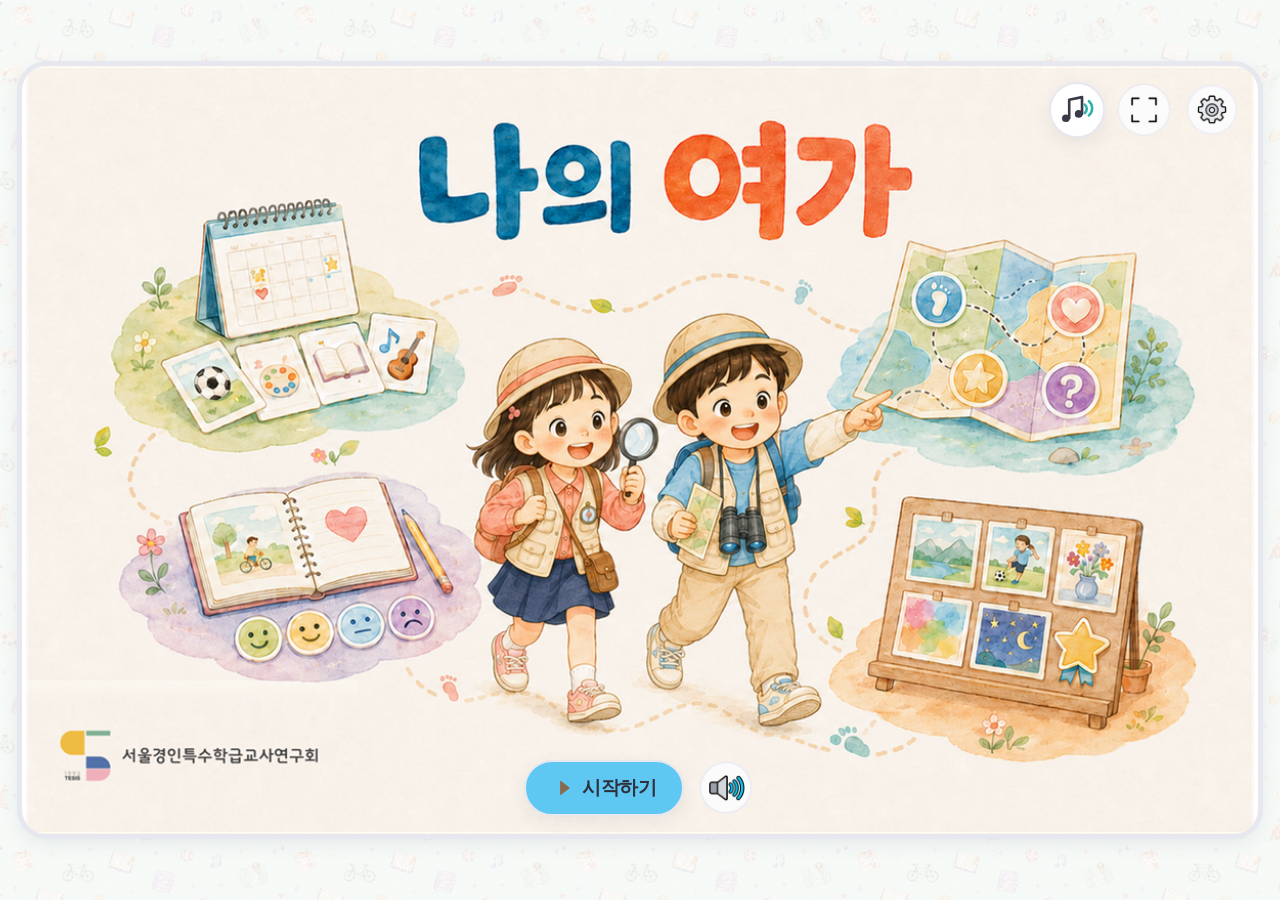
<file: index.html>
﻿<!DOCTYPE html>
<html lang="ko">
<head>
<meta charset="utf-8" />
<meta name="viewport" content="width=device-width, initial-scale=1, viewport-fit=cover" />
<!-- ★ 이 파일(index.html) 자체를 브라우저가 캐시에 넣지 않게 합니다.
     아래 주소 뒤의 `?v=20260905s` 숫자는 css·js 만 새로 받게 할 뿐,
     그 숫자가 적혀 있는 **index.html 자체가 캐시에 남으면** 예전 판이
     예전 파일을 계속 부릅니다. 그래서 고친 것이 화면에 안 나타납니다.
     (실제로 겪었습니다 — 인수인계 8-17) -->
<meta http-equiv="Cache-Control" content="no-cache, no-store, must-revalidate" />
<meta http-equiv="Pragma" content="no-cache" />
<meta http-equiv="Expires" content="0" />
<title>나의 여가</title>
<link rel="stylesheet" href="css/app.css?v=20260905s" />
<link rel="stylesheet" href="css/print.css?v=20260905s" media="print" />
<link rel="icon" href="data:image/svg+xml,%3Csvg xmlns='http://www.w3.org/2000/svg' viewBox='0 0 32 32'%3E%3Ctext y='26' font-size='26'%3E%F0%9F%8C%B3%3C/text%3E%3C/svg%3E" />
</head>
<body>
  <!-- 앱이 뜨기 전(사진 보관소를 여는 최대 2.5초) 빈 화면 대신 보이는 글.
       첫 그리기 때 React 가 지웁니다. -->
  <div id="root"><div class="boot-wait">나의 여가를 여는 중이에요 …</div></div>
  <noscript>이 웹앱을 사용하려면 자바스크립트를 켜 주세요.</noscript>

  <!-- 라이브러리 (로컬 보관 · 인터넷 연결 필요 없음) -->
  <script src="vendor/react.js"></script>
  <script src="vendor/react-dom.js"></script>
  <script src="vendor/htm.js"></script>

  <!-- 데이터 -->
  <script src="js/data/icons.js?v=20260905s"></script>
  <script src="js/data/activities.js?v=20260905s"></script>
  <script src="js/data/options.js?v=20260905s"></script>

  <!-- 기능 -->
  <script src="js/lib/korean.js?v=20260905s"></script>
  <script src="js/lib/photos.js?v=20260905s"></script>
  <script src="js/lib/speech.js?v=20260905s"></script>
  <script src="js/lib/store.js?v=20260905s"></script>

  <!-- 화면 -->
  <script src="js/components/common.js?v=20260905s"></script>
  <script src="js/screens/cover.js?v=20260905s"></script>
  <script src="js/screens/profiles.js?v=20260905s"></script>
  <script src="js/screens/home.js?v=20260905s"></script>
  <script src="js/screens/plan.js?v=20260905s"></script>
  <script src="js/screens/map.js?v=20260905s"></script>
  <script src="js/screens/diary.js?v=20260905s"></script>
  <script src="js/screens/picdiary.js?v=20260905s"></script>
  <script src="js/screens/portfolio.js?v=20260905s"></script>
  <script src="js/screens/teacher.js?v=20260905s"></script>
  <script src="js/app.js?v=20260905s"></script>
</body>
</html>
</file>
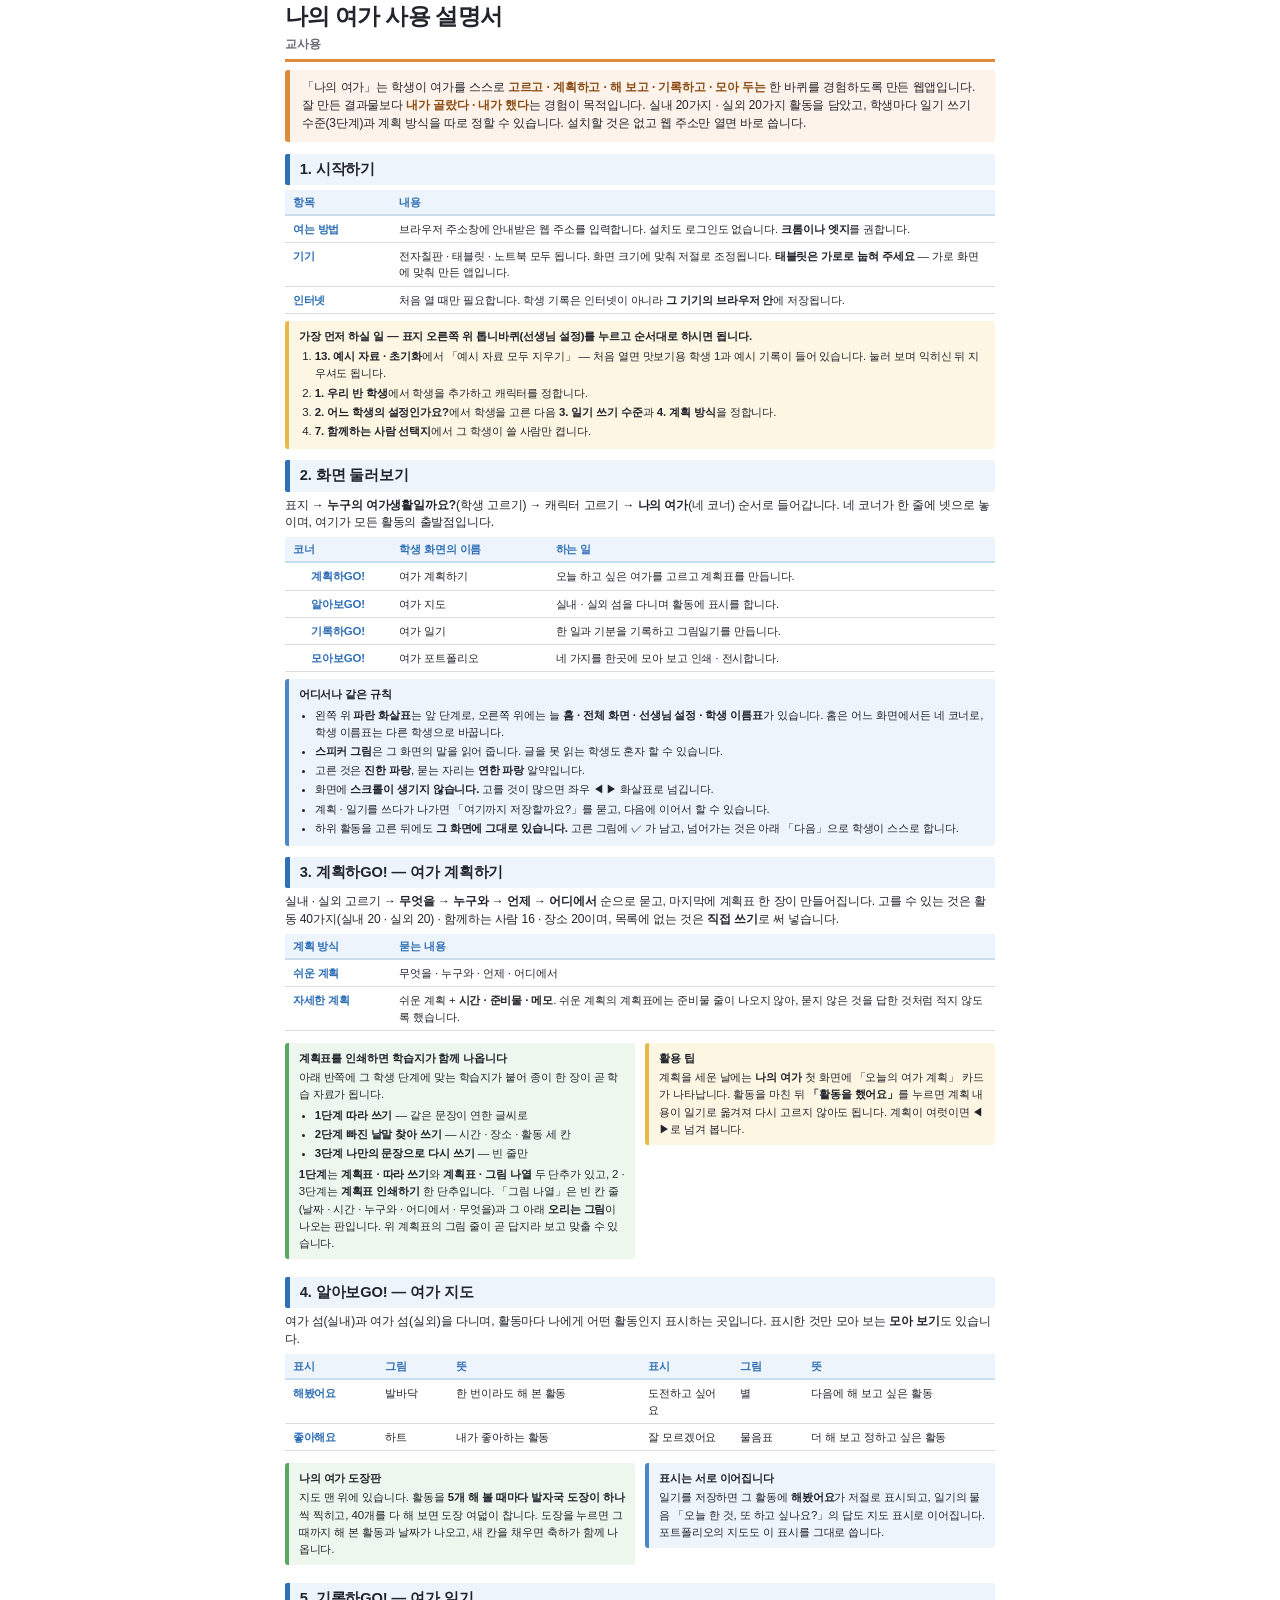
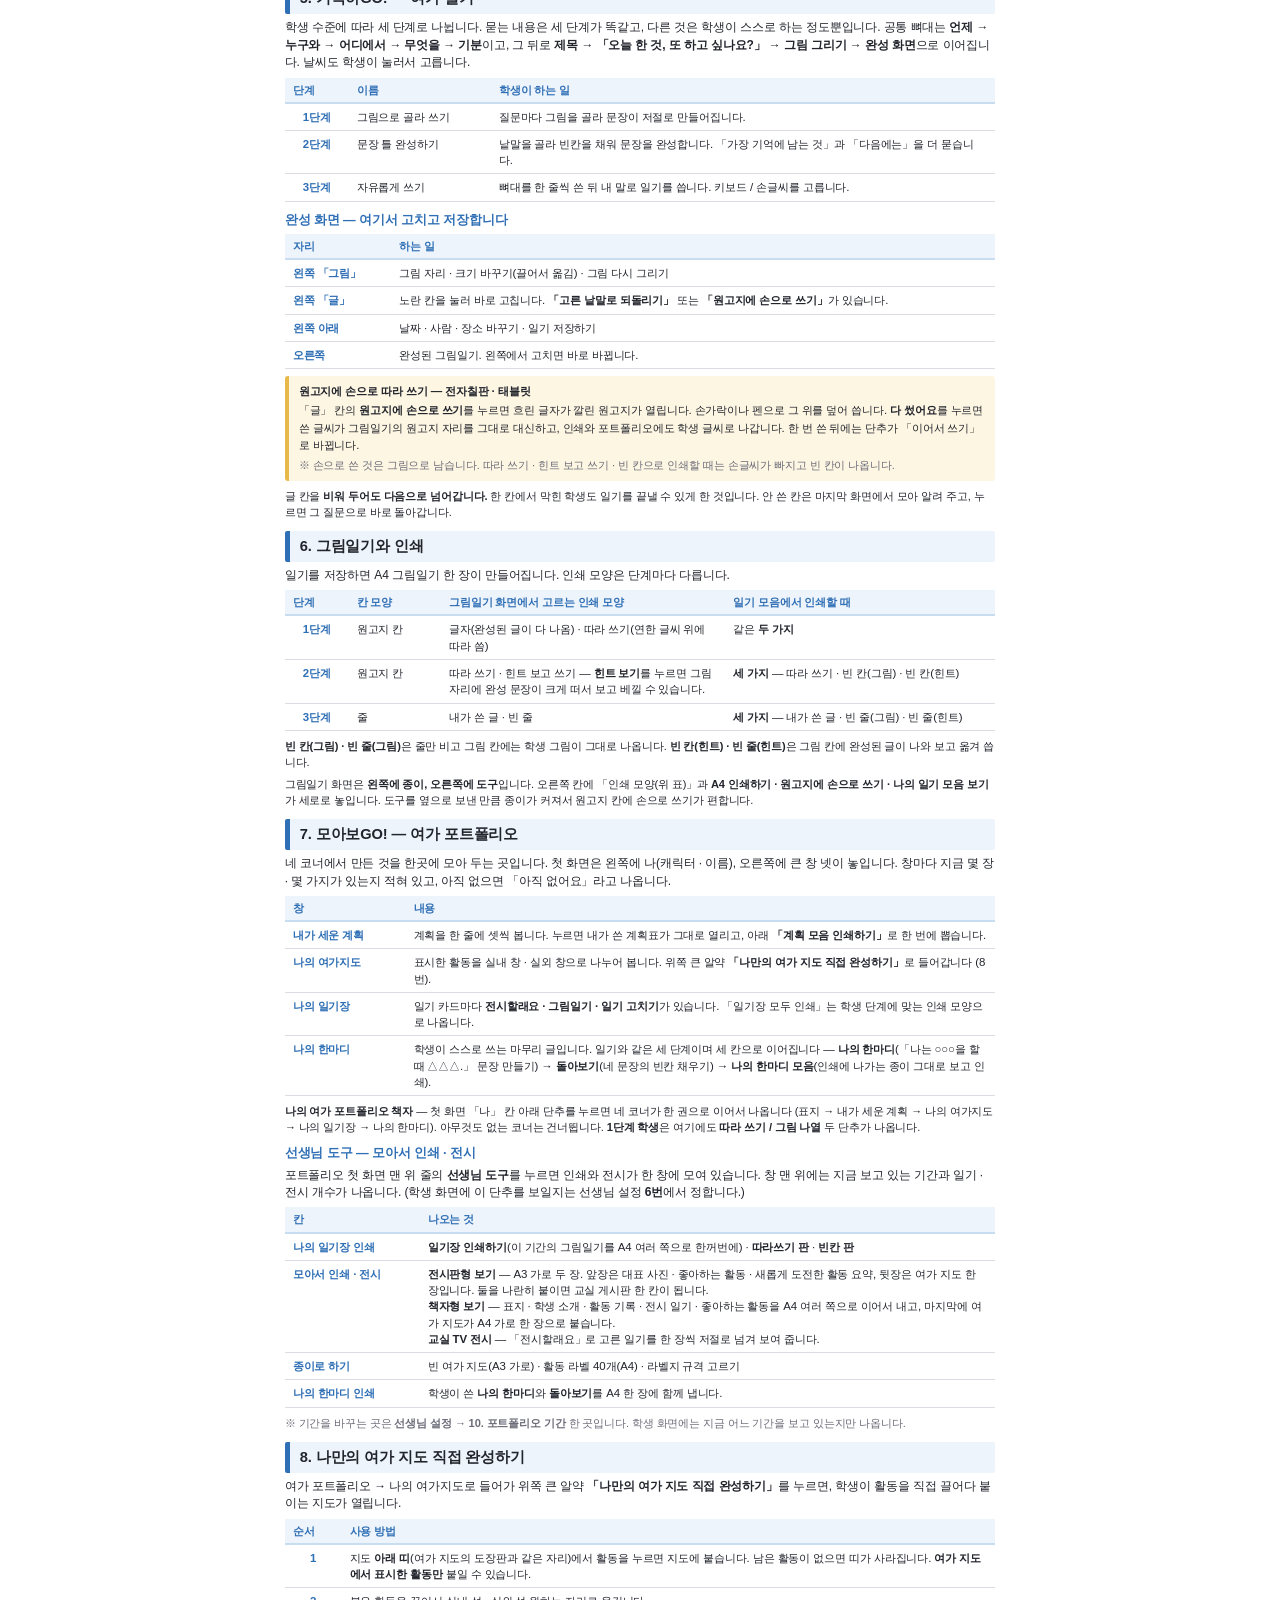
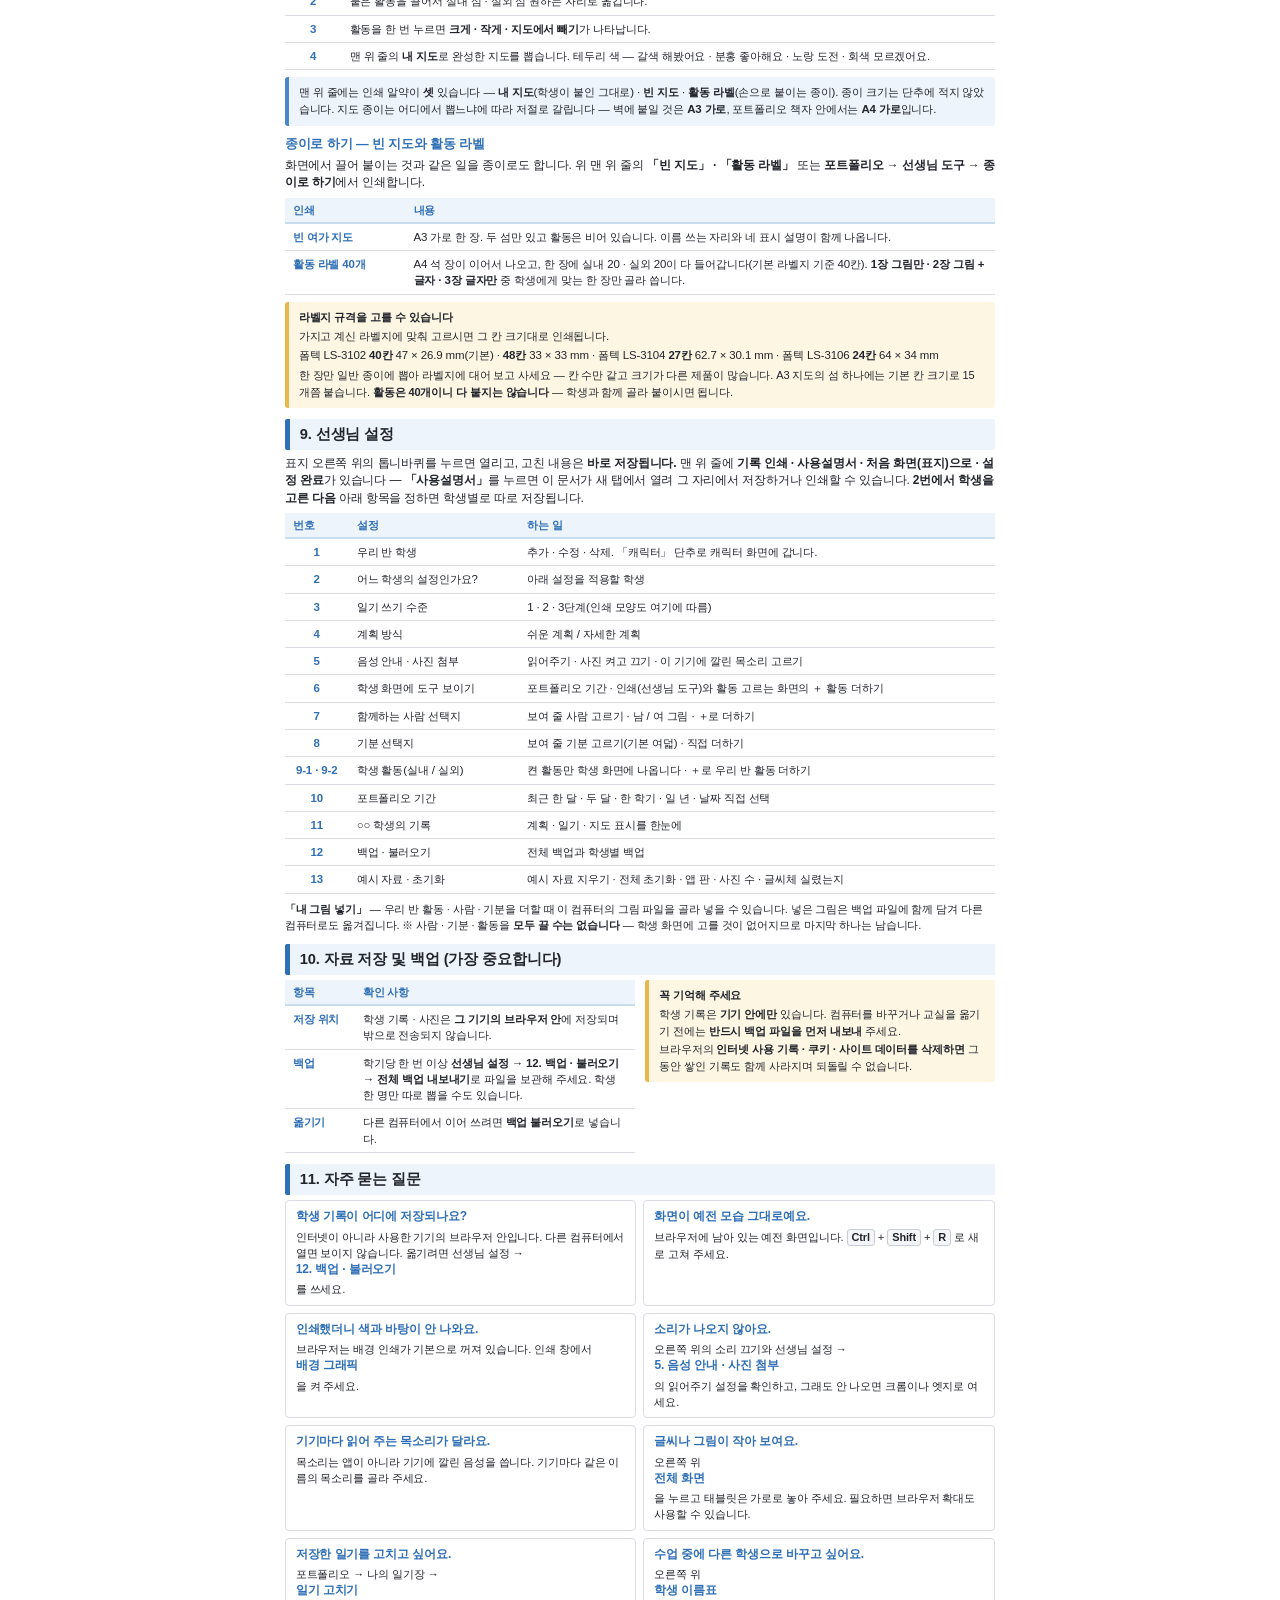
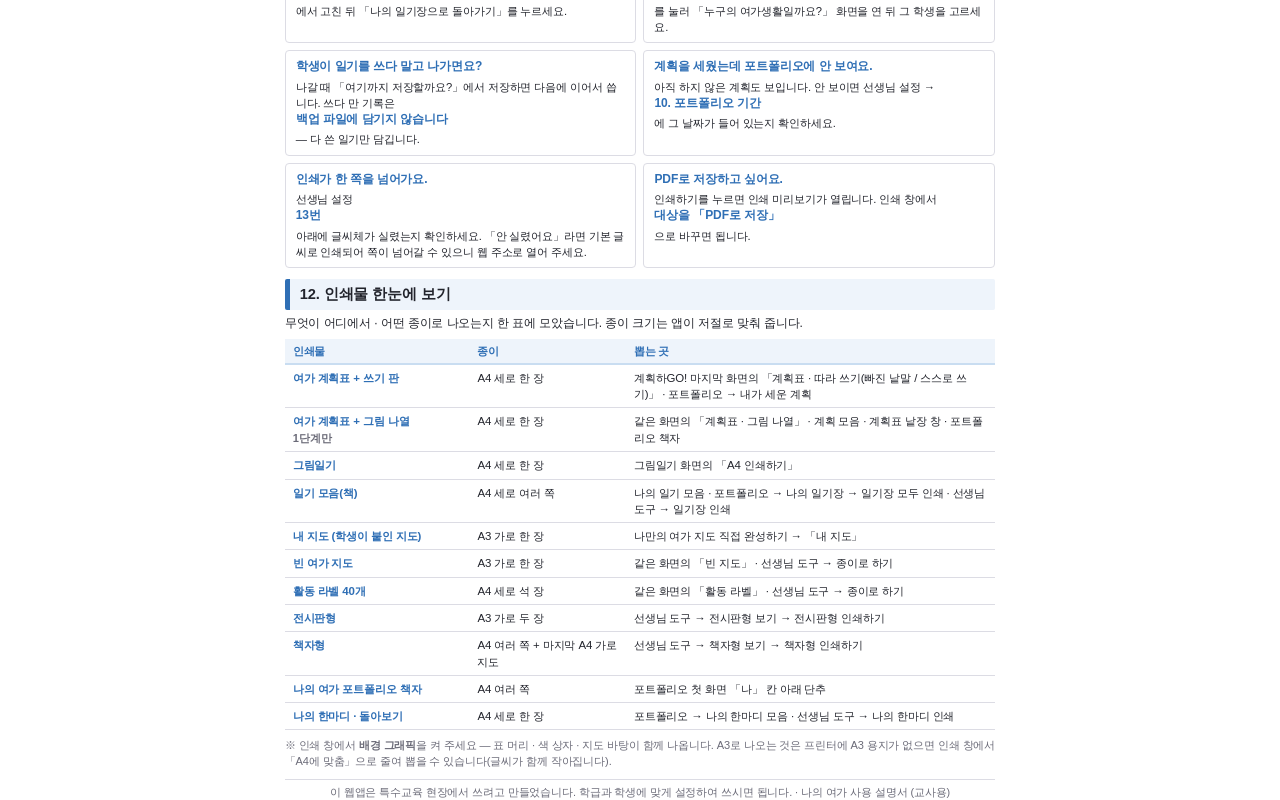
<file: 사용설명서(교사용).html>
<!DOCTYPE html>
<html lang="ko">
<head>
<meta charset="utf-8" />
<title>나의 여가 사용 설명서</title>
<style>
/* ===========================================================
   「나의 여가」 사용 설명서 (교사용)
   ▸ 브라우저에서 열고 Ctrl+P → 대상을 'PDF로 저장'
   ▸ 「배경 그래픽」을 켜야 표 머리와 색 상자가 나옵니다.
   ▸ 앱 안에서는 선생님 설정 맨 위 줄의 「사용설명서」 단추가
     같은 폴더의 `나의여가_사용설명서(교사용).pdf` 를 엽니다.

   ⛔⛔ **배포되는 설명서는 이 파일이 아닙니다** (2026-09-02 · 선생님 :
        「아 너무 복잡하고 읽기 힘들다. 제가 나중에 고치면 알아서 수정할 테니
         다시 이걸로 올려 줘」).
        앱의 「사용설명서」 단추가 여는 것은 **선생님이 손수 다듬으신**
        `나의여가_사용설명서(교사용).pdf` 입니다. 그 PDF 를 **원본**으로 삼습니다.
      ⛔ 그러므로 **이 HTML 에서 PDF 를 다시 뽑지 마세요** — 뽑는 순간
         선생님이 다듬으신 판이 덮어써집니다.
      ▸ 이 파일은 **속살 참고용**으로만 남깁니다 (앱을 고쳤을 때 설명서의
        어느 줄이 달라져야 하는지 여기에서 찾아 선생님께 알려 드립니다).
      ▸ 앱을 고쳐서 설명서 문장이 달라져야 하면 **말씀만 드리고 기다립니다.**
        고치는 것은 선생님이 하십니다.
   =========================================================== */
@page { size: A4; margin: 12mm 11mm 11mm; }

:root{
  --ink:#22242c;        --muted:#6b6b78;
  --blue:#2f6fb5;       --blue-bg:#eef4fb;   --blue-line:#c9ddf1;
  --line:#dcdce4;
  --note-y:#fdf6e3;     --note-y-bar:#e8b84b;
  --note-g:#eef7ee;     --note-g-bar:#5aa663;
  --note-b:#eef4fb;     --note-b-bar:#4a86c8;
  --note-o:#fdf3ea;     --note-o-bar:#e08b3c;
}
*{ box-sizing:border-box; -webkit-print-color-adjust:exact; print-color-adjust:exact; }
body{
  margin:0; padding:0;
  font-family:"맑은 고딕","Malgun Gothic","Apple SD Gothic Neo","Noto Sans KR",sans-serif;
  font-size:9pt; line-height:1.45; color:var(--ink); background:#fff;
  letter-spacing:-.01em;
}
.wrap{ max-width:188mm; margin:0 auto; }

h1{
  font-size:17pt; font-weight:800; letter-spacing:-.03em; margin:0 0 3px;
  padding-bottom:6px; border-bottom:3px solid var(--note-o-bar);
}
h1 .sub{ display:block; font-size:9pt; font-weight:700; color:var(--muted); letter-spacing:0; margin-top:3px; }

.lead{
  margin:8px 0 12px; padding:9px 12px;
  background:var(--note-o); border-left:5px solid var(--note-o-bar); border-radius:3px;
  font-size:8.9pt; line-height:1.5;
}
.lead b{ color:#8a4a12; }

h2{
  font-size:11pt; font-weight:800; margin:11px 0 5px;
  padding:5px 10px; background:var(--blue-bg); border-left:5px solid var(--blue);
  border-radius:2px; break-after:avoid;
}
h3{ font-size:9.5pt; font-weight:800; color:var(--blue); margin:9px 0 4px; break-after:avoid; }
p{ margin:3px 0 6px; }
p.intro{ margin:0 0 6px; }
.muted{ color:var(--muted); }
.small{ font-size:8.3pt; }

table{ width:100%; border-collapse:collapse; margin:5px 0 7px; font-size:8.6pt; }
th{
  background:var(--blue-bg); color:var(--blue); font-weight:700; text-align:left;
  padding:4px 8px; border-bottom:2px solid var(--blue-line); font-size:8.3pt;
}
td{ padding:5px 8px; border-bottom:1px solid var(--line); vertical-align:top; line-height:1.42; }
tr{ break-inside:avoid; }
td:first-child{ font-weight:700; text-align:center; color:var(--blue); white-space:nowrap; }
td.l:first-child{ text-align:left; }
td.n{ font-weight:400; text-align:left; color:var(--ink); white-space:normal; }

.box{
  margin:5px 0 7px; padding:7px 10px; border-radius:3px;
  font-size:8.6pt; line-height:1.5; break-inside:avoid;
}
.box.y{ background:var(--note-y); border-left:4px solid var(--note-y-bar); }
.box.g{ background:var(--note-g); border-left:4px solid var(--note-g-bar); }
.box.b{ background:var(--note-b); border-left:4px solid var(--note-b-bar); }
.box ol,.box ul{ margin:3px 0 0; padding-left:16px; }
.box li{ margin:2px 0; }
.box b.cap{ display:block; margin-bottom:2px; }

.two{ display:grid; grid-template-columns:1fr 1fr; gap:10px; align-items:start; }

.faq{ display:grid; grid-template-columns:1fr 1fr; gap:7px; margin:5px 0; }
.faq .q{
  border:1px solid var(--line); border-radius:4px; padding:7px 10px;
  break-inside:avoid; font-size:8.4pt; line-height:1.45;
}
.faq .q b{ display:block; color:var(--blue); font-size:9pt; margin-bottom:3px; }

.key{
  display:inline-block; padding:0 4px; border:1px solid #c8ccd6; border-radius:3px;
  background:#f4f5f8; font-size:8.2pt; font-weight:700;
}
.foot{
  margin-top:9px; padding-top:5px; border-top:1px solid var(--line);
  font-size:8.2pt; color:var(--muted); text-align:center;
}
@media print{
  a{ color:inherit; text-decoration:none; }
  /* 마지막 칸이 쪽 경계를 넘겨 빈 쪽이 붙지 않도록 하는 안전선입니다.
     (2026-09-02 : 크롬 headless 로 뽑아 쪽수를 확인 — pdftotext 의 쪽 세기는
      마지막에 폼피드를 하나 더 찍으므로 한 쪽 더 있는 것처럼 보입니다.) */
  .wrap{ page-break-after:avoid; break-after:avoid; }
  .wrap > :last-child{ margin-bottom:0; padding-bottom:0; }
  html,body{ height:auto; }
}
</style>
</head>
<body>
<div class="wrap">

<h1>나의 여가 사용 설명서
  <span class="sub">교사용</span>
</h1>

<p class="lead">
  「나의 여가」는 학생이 여가를 스스로 <b>고르고 · 계획하고 · 해 보고 · 기록하고 · 모아 두는</b> 한 바퀴를
  경험하도록 만든 웹앱입니다. 잘 만든 결과물보다 <b>내가 골랐다 · 내가 했다</b>는 경험이 목적입니다.
  실내 20가지 · 실외 20가지 활동을 담았고, 학생마다 일기 쓰기 수준(3단계)과 계획 방식을 따로 정할 수 있습니다.
  설치할 것은 없고 웹 주소만 열면 바로 씁니다.
</p>

<!-- ══════════════════ 1 ══════════════════ -->
<h2>1. 시작하기</h2>
<table>
  <tr><th style="width:15%">항목</th><th>내용</th></tr>
  <tr><td class="l">여는 방법</td><td class="n">브라우저 주소창에 안내받은 웹 주소를 입력합니다. 설치도 로그인도 없습니다. <b>크롬이나 엣지</b>를 권합니다.</td></tr>
  <tr><td class="l">기기</td><td class="n">전자칠판 · 태블릿 · 노트북 모두 됩니다. 화면 크기에 맞춰 저절로 조정됩니다. <b>태블릿은 가로로 눕혀 주세요</b> — 가로 화면에 맞춰 만든 앱입니다.</td></tr>
  <tr><td class="l">인터넷</td><td class="n">처음 열 때만 필요합니다. 학생 기록은 인터넷이 아니라 <b>그 기기의 브라우저 안</b>에 저장됩니다.</td></tr>
</table>

<div class="box y">
  <b class="cap">가장 먼저 하실 일 — 표지 오른쪽 위 톱니바퀴(선생님 설정)를 누르고 순서대로 하시면 됩니다.</b>
  <ol>
    <li><b>13. 예시 자료 · 초기화</b>에서 「예시 자료 모두 지우기」 — 처음 열면 맛보기용 학생 1과 예시 기록이 들어 있습니다. 눌러 보며 익히신 뒤 지우셔도 됩니다.</li>
    <li><b>1. 우리 반 학생</b>에서 학생을 추가하고 캐릭터를 정합니다.</li>
    <li><b>2. 어느 학생의 설정인가요?</b>에서 학생을 고른 다음 <b>3. 일기 쓰기 수준</b>과 <b>4. 계획 방식</b>을 정합니다.</li>
    <li><b>7. 함께하는 사람 선택지</b>에서 그 학생이 쓸 사람만 켭니다.</li>
  </ol>
</div>

<!-- ══════════════════ 2 ══════════════════ -->
<h2>2. 화면 둘러보기</h2>
<p class="intro">
  표지 → <b>누구의 여가생활일까요?</b>(학생 고르기) → 캐릭터 고르기 → <b>나의 여가</b>(네 코너) 순서로 들어갑니다.
  네 코너가 한 줄에 넷으로 놓이며, 여기가 모든 활동의 출발점입니다.
</p>
<table>
  <tr><th style="width:15%">코너</th><th style="width:22%">학생 화면의 이름</th><th>하는 일</th></tr>
  <tr><td>계획하GO!</td><td class="n">여가 계획하기</td><td class="n">오늘 하고 싶은 여가를 고르고 계획표를 만듭니다.</td></tr>
  <tr><td>알아보GO!</td><td class="n">여가 지도</td><td class="n">실내 · 실외 섬을 다니며 활동에 표시를 합니다.</td></tr>
  <tr><td>기록하GO!</td><td class="n">여가 일기</td><td class="n">한 일과 기분을 기록하고 그림일기를 만듭니다.</td></tr>
  <tr><td>모아보GO!</td><td class="n">여가 포트폴리오</td><td class="n">네 가지를 한곳에 모아 보고 인쇄 · 전시합니다.</td></tr>
</table>

<div class="box b">
  <b class="cap">어디서나 같은 규칙</b>
  <ul>
    <li>왼쪽 위 <b>파란 화살표</b>는 앞 단계로, 오른쪽 위에는 늘 <b>홈 · 전체 화면 · 선생님 설정 · 학생 이름표</b>가 있습니다. 홈은 어느 화면에서든 네 코너로, 학생 이름표는 다른 학생으로 바꿉니다.</li>
    <li><b>스피커 그림</b>은 그 화면의 말을 읽어 줍니다. 글을 못 읽는 학생도 혼자 할 수 있습니다.</li>
    <li>고른 것은 <b>진한 파랑</b>, 묻는 자리는 <b>연한 파랑</b> 알약입니다.</li>
    <li>화면에 <b>스크롤이 생기지 않습니다.</b> 고를 것이 많으면 좌우 ◀ ▶ 화살표로 넘깁니다.</li>
    <li>계획 · 일기를 쓰다가 나가면 「여기까지 저장할까요?」를 묻고, 다음에 이어서 할 수 있습니다.</li>
    <li>하위 활동을 고른 뒤에도 <b>그 화면에 그대로 있습니다.</b> 고른 그림에 ✓ 가 남고, 넘어가는 것은 아래 「다음」으로 학생이 스스로 합니다.</li>
  </ul>
</div>

<!-- ══════════════════ 3 ══════════════════ -->
<h2>3. 계획하GO! — 여가 계획하기</h2>
<p class="intro">
  실내 · 실외 고르기 → <b>무엇을</b> → <b>누구와</b> → <b>언제</b> → <b>어디에서</b> 순으로 묻고, 마지막에 계획표 한 장이 만들어집니다.
  고를 수 있는 것은 활동 40가지(실내 20 · 실외 20) · 함께하는 사람 16 · 장소 20이며, 목록에 없는 것은 <b>직접 쓰기</b>로 써 넣습니다.
</p>
<table>
  <tr><th style="width:15%">계획 방식</th><th>묻는 내용</th></tr>
  <tr><td class="l">쉬운 계획</td><td class="n">무엇을 · 누구와 · 언제 · 어디에서</td></tr>
  <tr><td class="l">자세한 계획</td><td class="n">쉬운 계획 + <b>시간 · 준비물 · 메모</b>. 쉬운 계획의 계획표에는 준비물 줄이 나오지 않아, 묻지 않은 것을 답한 것처럼 적지 않도록 했습니다.</td></tr>
</table>

<div class="two">
  <div class="box g">
    <b class="cap">계획표를 인쇄하면 학습지가 함께 나옵니다</b>
    아래 반쪽에 그 학생 단계에 맞는 학습지가 붙어 종이 한 장이 곧 학습 자료가 됩니다.
    <ul>
      <li><b>1단계 따라 쓰기</b> — 같은 문장이 연한 글씨로</li>
      <li><b>2단계 빠진 낱말 찾아 쓰기</b> — 시간 · 장소 · 활동 세 칸</li>
      <li><b>3단계 나만의 문장으로 다시 쓰기</b> — 빈 줄만</li>
    </ul>
    <div style="margin-top:4px">
      <b>1단계</b>는 <b>계획표 · 따라 쓰기</b>와 <b>계획표 · 그림 나열</b> 두 단추가 있고,
      2 · 3단계는 <b>계획표 인쇄하기</b> 한 단추입니다.
      「그림 나열」은 빈 칸 줄(날짜 · 시간 · 누구와 · 어디에서 · 무엇을)과 그 아래 <b>오리는 그림</b>이 나오는 판입니다.
      위 계획표의 그림 줄이 곧 답지라 보고 맞출 수 있습니다.
    </div>
  </div>
  <div class="box y">
    <b class="cap">활용 팁</b>
    계획을 세운 날에는 <b>나의 여가</b> 첫 화면에 「오늘의 여가 계획」 카드가 나타납니다.
    활동을 마친 뒤 <b>「활동을 했어요」</b>를 누르면 계획 내용이 일기로 옮겨져 다시 고르지 않아도 됩니다.
    계획이 여럿이면 ◀ ▶로 넘겨 봅니다.
  </div>
</div>

<!-- ══════════════════ 4 ══════════════════ -->
<h2>4. 알아보GO! — 여가 지도</h2>
<p class="intro">
  여가 섬(실내)과 여가 섬(실외)을 다니며, 활동마다 나에게 어떤 활동인지 표시하는 곳입니다.
  표시한 것만 모아 보는 <b>모아 보기</b>도 있습니다.
</p>
<table>
  <tr>
    <th style="width:13%">표시</th><th style="width:10%">그림</th><th style="width:27%">뜻</th>
    <th style="width:13%">표시</th><th style="width:10%">그림</th><th>뜻</th>
  </tr>
  <tr>
    <td class="l">해봤어요</td><td class="n">발바닥</td><td class="n">한 번이라도 해 본 활동</td>
    <td class="l">도전하고 싶어요</td><td class="n">별</td><td class="n">다음에 해 보고 싶은 활동</td>
  </tr>
  <tr>
    <td class="l">좋아해요</td><td class="n">하트</td><td class="n">내가 좋아하는 활동</td>
    <td class="l">잘 모르겠어요</td><td class="n">물음표</td><td class="n">더 해 보고 정하고 싶은 활동</td>
  </tr>
</table>
<div class="two">
  <div class="box g">
    <b class="cap">나의 여가 도장판</b>
    지도 맨 위에 있습니다. 활동을 <b>5개 해 볼 때마다 발자국 도장이 하나</b>씩 찍히고, 40개를 다 해 보면 도장 여덟이 찹니다.
    도장을 누르면 그때까지 해 본 활동과 날짜가 나오고, 새 칸을 채우면 축하가 함께 나옵니다.
  </div>
  <div class="box b">
    <b class="cap">표시는 서로 이어집니다</b>
    일기를 저장하면 그 활동에 <b>해봤어요</b>가 저절로 표시되고, 일기의 물음 「오늘 한 것, 또 하고 싶나요?」의 답도 지도 표시로 이어집니다.
    포트폴리오의 지도도 이 표시를 그대로 씁니다.
  </div>
</div>

<!-- ══════════════════ 5 ══════════════════ -->
<h2>5. 기록하GO! — 여가 일기</h2>
<p class="intro">
  학생 수준에 따라 세 단계로 나뉩니다. 묻는 내용은 세 단계가 똑같고, 다른 것은 학생이 스스로 하는 정도뿐입니다.
  공통 뼈대는 <b>언제 → 누구와 → 어디에서 → 무엇을 → 기분</b>이고, 그 뒤로
  <b>제목 → 「오늘 한 것, 또 하고 싶나요?」 → 그림 그리기 → 완성 화면</b>으로 이어집니다. 날씨도 학생이 눌러서 고릅니다.
</p>
<table>
  <tr><th style="width:9%">단계</th><th style="width:20%">이름</th><th>학생이 하는 일</th></tr>
  <tr><td>1단계</td><td class="n">그림으로 골라 쓰기</td><td class="n">질문마다 그림을 골라 문장이 저절로 만들어집니다.</td></tr>
  <tr><td>2단계</td><td class="n">문장 틀 완성하기</td><td class="n">낱말을 골라 빈칸을 채워 문장을 완성합니다. 「가장 기억에 남는 것」과 「다음에는」을 더 묻습니다.</td></tr>
  <tr><td>3단계</td><td class="n">자유롭게 쓰기</td><td class="n">뼈대를 한 줄씩 쓴 뒤 내 말로 일기를 씁니다. 키보드 / 손글씨를 고릅니다.</td></tr>
</table>

<h3>완성 화면 — 여기서 고치고 저장합니다</h3>
<table>
  <tr><th style="width:15%">자리</th><th>하는 일</th></tr>
  <tr><td class="l">왼쪽 「그림」</td><td class="n">그림 자리 · 크기 바꾸기(끌어서 옮김) · 그림 다시 그리기</td></tr>
  <tr><td class="l">왼쪽 「글」</td><td class="n">노란 칸을 눌러 바로 고칩니다. <b>「고른 낱말로 되돌리기」</b> 또는 <b>「원고지에 손으로 쓰기」</b>가 있습니다.</td></tr>
  <tr><td class="l">왼쪽 아래</td><td class="n">날짜 · 사람 · 장소 바꾸기 · 일기 저장하기</td></tr>
  <tr><td class="l">오른쪽</td><td class="n">완성된 그림일기. 왼쪽에서 고치면 바로 바뀝니다.</td></tr>
</table>

<div class="box y">
  <b class="cap">원고지에 손으로 따라 쓰기 — 전자칠판 · 태블릿</b>
  「글」 칸의 <b>원고지에 손으로 쓰기</b>를 누르면 흐린 글자가 깔린 원고지가 열립니다. 손가락이나 펜으로 그 위를 덮어 씁니다.
  <b>다 썼어요</b>를 누르면 쓴 글씨가 그림일기의 원고지 자리를 그대로 대신하고, 인쇄와 포트폴리오에도 학생 글씨로 나갑니다.
  한 번 쓴 뒤에는 단추가 「이어서 쓰기」로 바뀝니다.
  <div class="small muted" style="margin-top:3px">
    ※ 손으로 쓴 것은 그림으로 남습니다. 따라 쓰기 · 힌트 보고 쓰기 · 빈 칸으로 인쇄할 때는 손글씨가 빠지고 빈 칸이 나옵니다.
  </div>
</div>
<p class="small">
  글 칸을 <b>비워 두어도 다음으로 넘어갑니다.</b> 한 칸에서 막힌 학생도 일기를 끝낼 수 있게 한 것입니다.
  안 쓴 칸은 마지막 화면에서 모아 알려 주고, 누르면 그 질문으로 바로 돌아갑니다.
</p>

<!-- ══════════════════ 6 ══════════════════ -->
<h2>6. 그림일기와 인쇄</h2>
<p class="intro">일기를 저장하면 A4 그림일기 한 장이 만들어집니다. 인쇄 모양은 단계마다 다릅니다.</p>
<table>
  <tr><th style="width:9%">단계</th><th style="width:13%">칸 모양</th><th style="width:40%">그림일기 화면에서 고르는 인쇄 모양</th><th>일기 모음에서 인쇄할 때</th></tr>
  <tr>
    <td>1단계</td><td class="n">원고지 칸</td>
    <td class="n">글자(완성된 글이 다 나옴) · 따라 쓰기(연한 글씨 위에 따라 씀)</td>
    <td class="n">같은 <b>두 가지</b></td>
  </tr>
  <tr>
    <td>2단계</td><td class="n">원고지 칸</td>
    <td class="n">따라 쓰기 · 힌트 보고 쓰기 — <b>힌트 보기</b>를 누르면 그림 자리에 완성 문장이 크게 떠서 보고 베낄 수 있습니다.</td>
    <td class="n"><b>세 가지</b> — 따라 쓰기 · 빈 칸(그림) · 빈 칸(힌트)</td>
  </tr>
  <tr>
    <td>3단계</td><td class="n">줄</td>
    <td class="n">내가 쓴 글 · 빈 줄</td>
    <td class="n"><b>세 가지</b> — 내가 쓴 글 · 빈 줄(그림) · 빈 줄(힌트)</td>
  </tr>
</table>
<p class="small">
  <b>빈 칸(그림) · 빈 줄(그림)</b>은 줄만 비고 그림 칸에는 학생 그림이 그대로 나옵니다.
  <b>빈 칸(힌트) · 빈 줄(힌트)</b>은 그림 칸에 완성된 글이 나와 보고 옮겨 씁니다.
</p>
<p class="small">
  그림일기 화면은 <b>왼쪽에 종이, 오른쪽에 도구</b>입니다. 오른쪽 칸에 「인쇄 모양(위 표)」과
  <b>A4 인쇄하기 · 원고지에 손으로 쓰기 · 나의 일기 모음 보기</b>가 세로로 놓입니다.
  도구를 옆으로 보낸 만큼 종이가 커져서 원고지 칸에 손으로 쓰기가 편합니다.
</p>

<!-- ══════════════════ 7 ══════════════════ -->
<h2>7. 모아보GO! — 여가 포트폴리오</h2>
<p class="intro">
  네 코너에서 만든 것을 한곳에 모아 두는 곳입니다. 첫 화면은 왼쪽에 나(캐릭터 · 이름), 오른쪽에 큰 창 넷이 놓입니다.
  창마다 지금 몇 장 · 몇 가지가 있는지 적혀 있고, 아직 없으면 「아직 없어요」라고 나옵니다.
</p>
<table>
  <tr><th style="width:17%">창</th><th>내용</th></tr>
  <tr><td class="l">내가 세운 계획</td><td class="n">계획을 한 줄에 셋씩 봅니다. 누르면 내가 쓴 계획표가 그대로 열리고, 아래 <b>「계획 모음 인쇄하기」</b>로 한 번에 뽑습니다.</td></tr>
  <tr><td class="l">나의 여가지도</td><td class="n">표시한 활동을 실내 창 · 실외 창으로 나누어 봅니다. 위쪽 큰 알약 <b>「나만의 여가 지도 직접 완성하기」</b>로 들어갑니다 (8번).</td></tr>
  <tr><td class="l">나의 일기장</td><td class="n">일기 카드마다 <b>전시할래요 · 그림일기 · 일기 고치기</b>가 있습니다. 「일기장 모두 인쇄」는 학생 단계에 맞는 인쇄 모양으로 나옵니다.</td></tr>
  <tr><td class="l">나의 한마디</td><td class="n">학생이 스스로 쓰는 마무리 글입니다. 일기와 같은 세 단계이며 세 칸으로 이어집니다 —
    <b>나의 한마디</b>(「나는 ○○○을 할 때 △△△.」 문장 만들기) → <b>돌아보기</b>(네 문장의 빈칸 채우기) → <b>나의 한마디 모음</b>(인쇄에 나가는 종이 그대로 보고 인쇄).</td></tr>
</table>
<p class="small">
  <b>나의 여가 포트폴리오 책자</b> — 첫 화면 「나」 칸 아래 단추를 누르면 네 코너가 한 권으로 이어서 나옵니다
  (표지 → 내가 세운 계획 → 나의 여가지도 → 나의 일기장 → 나의 한마디). 아무것도 없는 코너는 건너뜁니다.
  <b>1단계 학생</b>은 여기에도 <b>따라 쓰기 / 그림 나열</b> 두 단추가 나옵니다.
</p>

<h3>선생님 도구 — 모아서 인쇄 · 전시</h3>
<p class="intro">
  포트폴리오 첫 화면 맨 위 줄의 <b>선생님 도구</b>를 누르면 인쇄와 전시가 한 창에 모여 있습니다.
  창 맨 위에는 지금 보고 있는 기간과 일기 · 전시 개수가 나옵니다.
  (학생 화면에 이 단추를 보일지는 선생님 설정 <b>6번</b>에서 정합니다.)
</p>
<table>
  <tr><th style="width:19%">칸</th><th>나오는 것</th></tr>
  <tr><td class="l">나의 일기장 인쇄</td><td class="n"><b>일기장 인쇄하기</b>(이 기간의 그림일기를 A4 여러 쪽으로 한꺼번에) · <b>따라쓰기 판</b> · <b>빈칸 판</b></td></tr>
  <tr><td class="l">모아서 인쇄 · 전시</td><td class="n">
    <b>전시판형 보기</b> — A3 가로 두 장. 앞장은 대표 사진 · 좋아하는 활동 · 새롭게 도전한 활동 요약, 뒷장은 여가 지도 한 장입니다. 둘을 나란히 붙이면 교실 게시판 한 칸이 됩니다.<br />
    <b>책자형 보기</b> — 표지 · 학생 소개 · 활동 기록 · 전시 일기 · 좋아하는 활동을 A4 여러 쪽으로 이어서 내고, 마지막에 여가 지도가 A4 가로 한 장으로 붙습니다.<br />
    <b>교실 TV 전시</b> — 「전시할래요」로 고른 일기를 한 장씩 저절로 넘겨 보여 줍니다.</td></tr>
  <tr><td class="l">종이로 하기</td><td class="n">빈 여가 지도(A3 가로) · 활동 라벨 40개(A4) · 라벨지 규격 고르기</td></tr>
  <tr><td class="l">나의 한마디 인쇄</td><td class="n">학생이 쓴 <b>나의 한마디</b>와 <b>돌아보기</b>를 A4 한 장에 함께 냅니다.</td></tr>
</table>
<p class="small muted">
  ※ 기간을 바꾸는 곳은 <b>선생님 설정 → 10. 포트폴리오 기간</b> 한 곳입니다. 학생 화면에는 지금 어느 기간을 보고 있는지만 나옵니다.
</p>

<!-- ══════════════════ 8 ══════════════════ -->
<h2>8. 나만의 여가 지도 직접 완성하기</h2>
<p class="intro">
  여가 포트폴리오 → 나의 여가지도로 들어가 위쪽 큰 알약 <b>「나만의 여가 지도 직접 완성하기」</b>를 누르면,
  학생이 활동을 직접 끌어다 붙이는 지도가 열립니다.
</p>
<table>
  <tr><th style="width:8%">순서</th><th>사용 방법</th></tr>
  <tr><td>1</td><td class="n">지도 <b>아래 띠</b>(여가 지도의 도장판과 같은 자리)에서 활동을 누르면 지도에 붙습니다. 남은 활동이 없으면 띠가 사라집니다. <b>여가 지도에서 표시한 활동만</b> 붙일 수 있습니다.</td></tr>
  <tr><td>2</td><td class="n">붙은 활동을 끌어서 실내 섬 · 실외 섬 원하는 자리로 옮깁니다.</td></tr>
  <tr><td>3</td><td class="n">활동을 한 번 누르면 <b>크게 · 작게 · 지도에서 빼기</b>가 나타납니다.</td></tr>
  <tr><td>4</td><td class="n">맨 위 줄의 <b>내 지도</b>로 완성한 지도를 뽑습니다. 테두리 색 — 갈색 해봤어요 · 분홍 좋아해요 · 노랑 도전 · 회색 모르겠어요.</td></tr>
</table>
<div class="box b">
  맨 위 줄에는 인쇄 알약이 <b>셋</b> 있습니다 — <b>내 지도</b>(학생이 붙인 그대로) · <b>빈 지도</b> · <b>활동 라벨</b>(손으로 붙이는 종이).
  종이 크기는 단추에 적지 않았습니다. 지도 종이는 어디에서 뽑느냐에 따라 저절로 갈립니다 —
  벽에 붙일 것은 <b>A3 가로</b>, 포트폴리오 책자 안에서는 <b>A4 가로</b>입니다.
</div>

<h3>종이로 하기 — 빈 지도와 활동 라벨</h3>
<p class="intro">
  화면에서 끌어 붙이는 것과 같은 일을 종이로도 합니다.
  위 맨 위 줄의 <b>「빈 지도」 · 「활동 라벨」</b> 또는 <b>포트폴리오 → 선생님 도구 → 종이로 하기</b>에서 인쇄합니다.
</p>
<table>
  <tr><th style="width:17%">인쇄</th><th>내용</th></tr>
  <tr><td class="l">빈 여가 지도</td><td class="n">A3 가로 한 장. 두 섬만 있고 활동은 비어 있습니다. 이름 쓰는 자리와 네 표시 설명이 함께 나옵니다.</td></tr>
  <tr><td class="l">활동 라벨 40개</td><td class="n">A4 석 장이 이어서 나오고, 한 장에 실내 20 · 실외 20이 다 들어갑니다(기본 라벨지 기준 40칸).
    <b>1장 그림만 · 2장 그림 + 글자 · 3장 글자만</b> 중 학생에게 맞는 한 장만 골라 씁니다.</td></tr>
</table>
<div class="box y">
  <b class="cap">라벨지 규격을 고를 수 있습니다</b>
  가지고 계신 라벨지에 맞춰 고르시면 그 칸 크기대로 인쇄됩니다.
  <div style="margin-top:2px">
    폼텍 LS-3102 <b>40칸</b> 47 × 26.9 mm(기본) · <b>48칸</b> 33 × 33 mm ·
    폼텍 LS-3104 <b>27칸</b> 62.7 × 30.1 mm · 폼텍 LS-3106 <b>24칸</b> 64 × 34 mm
  </div>
  <div class="small" style="margin-top:3px">
    한 장만 일반 종이에 뽑아 라벨지에 대어 보고 사세요 — 칸 수만 같고 크기가 다른 제품이 많습니다.
    A3 지도의 섬 하나에는 기본 칸 크기로 15개쯤 붙습니다. <b>활동은 40개이니 다 붙지는 않습니다</b> — 학생과 함께 골라 붙이시면 됩니다.
  </div>
</div>

<!-- ══════════════════ 9 ══════════════════ -->
<h2>9. 선생님 설정</h2>
<p class="intro">
  표지 오른쪽 위의 톱니바퀴를 누르면 열리고, 고친 내용은 <b>바로 저장됩니다.</b>
  맨 위 줄에 <b>기록 인쇄 · 사용설명서 · 처음 화면(표지)으로 · 설정 완료</b>가 있습니다
  — <b>「사용설명서」</b>를 누르면 이 문서가 새 탭에서 열려 그 자리에서 저장하거나 인쇄할 수 있습니다.
  <b>2번에서 학생을 고른 다음</b> 아래 항목을 정하면 학생별로 따로 저장됩니다.
</p>
<table>
  <tr><th style="width:9%">번호</th><th style="width:24%">설정</th><th>하는 일</th></tr>
  <tr><td>1</td><td class="n">우리 반 학생</td><td class="n">추가 · 수정 · 삭제. 「캐릭터」 단추로 캐릭터 화면에 갑니다.</td></tr>
  <tr><td>2</td><td class="n">어느 학생의 설정인가요?</td><td class="n">아래 설정을 적용할 학생</td></tr>
  <tr><td>3</td><td class="n">일기 쓰기 수준</td><td class="n">1 · 2 · 3단계(인쇄 모양도 여기에 따름)</td></tr>
  <tr><td>4</td><td class="n">계획 방식</td><td class="n">쉬운 계획 / 자세한 계획</td></tr>
  <tr><td>5</td><td class="n">음성 안내 · 사진 첨부</td><td class="n">읽어주기 · 사진 켜고 끄기 · 이 기기에 깔린 목소리 고르기</td></tr>
  <tr><td>6</td><td class="n">학생 화면에 도구 보이기</td><td class="n">포트폴리오 기간 · 인쇄(선생님 도구)와 활동 고르는 화면의 ＋ 활동 더하기</td></tr>
  <tr><td>7</td><td class="n">함께하는 사람 선택지</td><td class="n">보여 줄 사람 고르기 · 남 / 여 그림 · ＋로 더하기</td></tr>
  <tr><td>8</td><td class="n">기분 선택지</td><td class="n">보여 줄 기분 고르기(기본 여덟) · 직접 더하기</td></tr>
  <tr><td>9-1 · 9-2</td><td class="n">학생 활동(실내 / 실외)</td><td class="n">켠 활동만 학생 화면에 나옵니다 · ＋로 우리 반 활동 더하기</td></tr>
  <tr><td>10</td><td class="n">포트폴리오 기간</td><td class="n">최근 한 달 · 두 달 · 한 학기 · 일 년 · 날짜 직접 선택</td></tr>
  <tr><td>11</td><td class="n">○○ 학생의 기록</td><td class="n">계획 · 일기 · 지도 표시를 한눈에</td></tr>
  <tr><td>12</td><td class="n">백업 · 불러오기</td><td class="n">전체 백업과 학생별 백업</td></tr>
  <tr><td>13</td><td class="n">예시 자료 · 초기화</td><td class="n">예시 자료 지우기 · 전체 초기화 · 앱 판 · 사진 수 · 글씨체 실렸는지</td></tr>
</table>
<p class="small">
  <b>「내 그림 넣기」</b> — 우리 반 활동 · 사람 · 기분을 더할 때 이 컴퓨터의 그림 파일을 골라 넣을 수 있습니다.
  넣은 그림은 백업 파일에 함께 담겨 다른 컴퓨터로도 옮겨집니다.
  ※ 사람 · 기분 · 활동을 <b>모두 끌 수는 없습니다</b> — 학생 화면에 고를 것이 없어지므로 마지막 하나는 남습니다.
</p>

<!-- ══════════════════ 10 ══════════════════ -->
<h2>10. 자료 저장 및 백업 (가장 중요합니다)</h2>
<div class="two">
  <table style="margin:0">
    <tr><th style="width:20%">항목</th><th>확인 사항</th></tr>
    <tr><td class="l">저장 위치</td><td class="n">학생 기록 · 사진은 <b>그 기기의 브라우저 안</b>에 저장되며 밖으로 전송되지 않습니다.</td></tr>
    <tr><td class="l">백업</td><td class="n">학기당 한 번 이상 <b>선생님 설정 → 12. 백업 · 불러오기 → 전체 백업 내보내기</b>로 파일을 보관해 주세요. 학생 한 명만 따로 뽑을 수도 있습니다.</td></tr>
    <tr><td class="l">옮기기</td><td class="n">다른 컴퓨터에서 이어 쓰려면 <b>백업 불러오기</b>로 넣습니다.</td></tr>
  </table>
  <div class="box y" style="margin:0">
    <b class="cap">꼭 기억해 주세요</b>
    학생 기록은 <b>기기 안에만</b> 있습니다. 컴퓨터를 바꾸거나 교실을 옮기기 전에는 <b>반드시 백업 파일을 먼저 내보내</b> 주세요.<br />
    브라우저의 <b>인터넷 사용 기록 · 쿠키 · 사이트 데이터를 삭제하면</b> 그동안 쌓인 기록도 함께 사라지며 되돌릴 수 없습니다.
  </div>
</div>

<!-- ══════════════════ 11 ══════════════════ -->
<h2>11. 자주 묻는 질문</h2>
<div class="faq">
  <div class="q"><b>학생 기록이 어디에 저장되나요?</b>
    인터넷이 아니라 사용한 기기의 브라우저 안입니다. 다른 컴퓨터에서 열면 보이지 않습니다.
    옮기려면 선생님 설정 → <b>12. 백업 · 불러오기</b>를 쓰세요.</div>

  <div class="q"><b>화면이 예전 모습 그대로예요.</b>
    브라우저에 남아 있는 예전 화면입니다. <span class="key">Ctrl</span> + <span class="key">Shift</span> + <span class="key">R</span> 로 새로 고쳐 주세요.</div>

  <div class="q"><b>인쇄했더니 색과 바탕이 안 나와요.</b>
    브라우저는 배경 인쇄가 기본으로 꺼져 있습니다. 인쇄 창에서 <b>배경 그래픽</b>을 켜 주세요.</div>

  <div class="q"><b>소리가 나오지 않아요.</b>
    오른쪽 위의 소리 끄기와 선생님 설정 → <b>5. 음성 안내 · 사진 첨부</b>의 읽어주기 설정을 확인하고, 그래도 안 나오면 크롬이나 엣지로 여세요.</div>

  <div class="q"><b>기기마다 읽어 주는 목소리가 달라요.</b>
    목소리는 앱이 아니라 기기에 깔린 음성을 씁니다. 기기마다 같은 이름의 목소리를 골라 주세요.</div>

  <div class="q"><b>글씨나 그림이 작아 보여요.</b>
    오른쪽 위 <b>전체 화면</b>을 누르고 태블릿은 가로로 놓아 주세요. 필요하면 브라우저 확대도 사용할 수 있습니다.</div>

  <div class="q"><b>저장한 일기를 고치고 싶어요.</b>
    포트폴리오 → 나의 일기장 → <b>일기 고치기</b>에서 고친 뒤 「나의 일기장으로 돌아가기」를 누르세요.</div>

  <div class="q"><b>수업 중에 다른 학생으로 바꾸고 싶어요.</b>
    오른쪽 위 <b>학생 이름표</b>를 눌러 「누구의 여가생활일까요?」 화면을 연 뒤 그 학생을 고르세요.</div>

  <div class="q"><b>학생이 일기를 쓰다 말고 나가면요?</b>
    나갈 때 「여기까지 저장할까요?」에서 저장하면 다음에 이어서 씁니다.
    쓰다 만 기록은 <b>백업 파일에 담기지 않습니다</b> — 다 쓴 일기만 담깁니다.</div>

  <div class="q"><b>계획을 세웠는데 포트폴리오에 안 보여요.</b>
    아직 하지 않은 계획도 보입니다. 안 보이면 선생님 설정 → <b>10. 포트폴리오 기간</b>에 그 날짜가 들어 있는지 확인하세요.</div>

  <div class="q"><b>인쇄가 한 쪽을 넘어가요.</b>
    선생님 설정 <b>13번</b> 아래에 글씨체가 실렸는지 확인하세요. 「안 실렸어요」라면 기본 글씨로 인쇄되어 쪽이 넘어갈 수 있으니 웹 주소로 열어 주세요.</div>

  <div class="q"><b>PDF로 저장하고 싶어요.</b>
    인쇄하기를 누르면 인쇄 미리보기가 열립니다. 인쇄 창에서 <b>대상을 「PDF로 저장」</b>으로 바꾸면 됩니다.</div>
</div>

<!-- ══════════════════ 12 ══════════════════ -->
<h2>12. 인쇄물 한눈에 보기</h2>
<p class="intro">무엇이 어디에서 · 어떤 종이로 나오는지 한 표에 모았습니다. 종이 크기는 앱이 저절로 맞춰 줍니다.</p>
<table>
  <tr><th style="width:26%">인쇄물</th><th style="width:22%">종이</th><th>뽑는 곳</th></tr>
  <tr><td class="l">여가 계획표 + 쓰기 판</td><td class="n">A4 세로 한 장</td><td class="n">계획하GO! 마지막 화면의 「계획표 · 따라 쓰기(빠진 낱말 / 스스로 쓰기)」 · 포트폴리오 → 내가 세운 계획</td></tr>
  <tr><td class="l">여가 계획표 + 그림 나열<br /><span class="small muted">1단계만</span></td><td class="n">A4 세로 한 장</td><td class="n">같은 화면의 「계획표 · 그림 나열」 · 계획 모음 · 계획표 낱장 창 · 포트폴리오 책자</td></tr>
  <tr><td class="l">그림일기</td><td class="n">A4 세로 한 장</td><td class="n">그림일기 화면의 「A4 인쇄하기」</td></tr>
  <tr><td class="l">일기 모음(책)</td><td class="n">A4 세로 여러 쪽</td><td class="n">나의 일기 모음 · 포트폴리오 → 나의 일기장 → 일기장 모두 인쇄 · 선생님 도구 → 일기장 인쇄</td></tr>
  <tr><td class="l">내 지도 (학생이 붙인 지도)</td><td class="n">A3 가로 한 장</td><td class="n">나만의 여가 지도 직접 완성하기 → 「내 지도」</td></tr>
  <tr><td class="l">빈 여가 지도</td><td class="n">A3 가로 한 장</td><td class="n">같은 화면의 「빈 지도」 · 선생님 도구 → 종이로 하기</td></tr>
  <tr><td class="l">활동 라벨 40개</td><td class="n">A4 세로 석 장</td><td class="n">같은 화면의 「활동 라벨」 · 선생님 도구 → 종이로 하기</td></tr>
  <tr><td class="l">전시판형</td><td class="n">A3 가로 두 장</td><td class="n">선생님 도구 → 전시판형 보기 → 전시판형 인쇄하기</td></tr>
  <tr><td class="l">책자형</td><td class="n">A4 여러 쪽 + 마지막 A4 가로 지도</td><td class="n">선생님 도구 → 책자형 보기 → 책자형 인쇄하기</td></tr>
  <tr><td class="l">나의 여가 포트폴리오 책자</td><td class="n">A4 여러 쪽</td><td class="n">포트폴리오 첫 화면 「나」 칸 아래 단추</td></tr>
  <tr><td class="l">나의 한마디 · 돌아보기</td><td class="n">A4 세로 한 장</td><td class="n">포트폴리오 → 나의 한마디 모음 · 선생님 도구 → 나의 한마디 인쇄</td></tr>
</table>
<p class="small muted">
  ※ 인쇄 창에서 <b>배경 그래픽</b>을 켜 주세요 — 표 머리 · 색 상자 · 지도 바탕이 함께 나옵니다.
  A3로 나오는 것은 프린터에 A3 용지가 없으면 인쇄 창에서 「A4에 맞춤」으로 줄여 뽑을 수 있습니다(글씨가 함께 작아집니다).
</p>

<div class="foot">
  이 웹앱은 특수교육 현장에서 쓰려고 만들었습니다. 학급과 학생에 맞게 설정하여 쓰시면 됩니다. · 나의 여가 사용 설명서 (교사용)
</div>

</div>
</body>
</html>
</file>
<file: css/app.css>
/* ===========================================================
   나의 여가 — 공통 스타일
   파스텔 · 수채화 동화풍 · 짙은 갈색 윤곽선 · 큰 터치 영역
   =========================================================== */

:root{
  /* 화면 크기에 따라 전체 글자 크기가 함께 커집니다 (전자칠판 대응) */
  font-size: clamp(17px, calc(0.5vw + calc(1.15 * var(--vh, 1vh))), 28px);

  /* 색 자극을 줄인 바탕 — 면은 흰색, 선은 아주 연한 회색 */
  --ink:      #2f2f3d;   /* 본문 글자 */
  --ink-soft: #6a6a7c;
  --line:     #e7e7ef;   /* 윤곽선 : 아주 연한 회색 */
  --line-strong:#c7c7d6;
  --paper:    #ffffff;
  --paper-2:  #f7f8fc;
  /* ★ B안 (2026-08-26 · 선생님 결정) : **회색 바탕 + 흰 스테이지 + 파랑 포인트 하나.**
       바탕을 흰색에 가까운 #f6f8fc 에서 한 단 진한 회청색으로 내려,
       흰 칸(무대)이 또렷이 떠 보이게 합니다. 벽지 그림도 껐습니다 (app.js). */
  /* ⚠ 바탕색은 **벽지와 같은 결**이어야 합니다 (2026-08-30 · 선생님 :
       「바탕벽지가 … 민트벽지로 다 바꿔줘」).
     2026-08-26 「B안」에서 벽지를 끄면서 회청색 #e9edf3 으로 내렸던 것을
     되돌립니다. #f7f9f7 은 images/벽지.png 를 재어 나온 평균색이라,
     (2026-08-30 선생님이 벽지를 옅은 것으로 바꾸셔서 함께 고쳤습니다)
     그림이 늦게 실리거나 화면 가장자리가 비어도 **파랗게 번쩍이지 않습니다.** */
  --bg:       #f7f9f7;
  /* 파랑 포인트 — 중요한 단추·고른 것 표시에 **이 한 색만** 씁니다.
     (예전 하늘색 #5ec8f2 는 흰 글자와 대비가 모자랐습니다) */
  --accent:   #2b7de9;

  /* 코너를 구별하는 색 — 작은 표시에만 쓰고 큰 면에는 칠하지 않습니다 */
  --sky:      #5ec8f2;   /* 계획하GO */
  --green:    #4ecdc4;   /* 알아보GO */
  --purple:   #b39ddb;   /* 기록하GO */
  --apricot:  #f5a86a;   /* 모아보GO */
  --sky-deep: #5ec8f2;
  --green-deep:#4ecdc4;
  --purple-deep:#b39ddb;
  --apricot-deep:#f5a86a;

  /* 고른 것을 표시할 때 쓰는 옅은 바탕 — 파랑 포인트(--accent)와 같은 계열 */
  --sel-bg:   #f2f7ff;
  --sel-line: #9cc0f2;

  --ok:       #2fbf71;
  --warn:     #d1603d;

  /* 완성된 문장을 올려 두는 노란 칸 */
  --note:      #fff8dc;
  --note-line: #f2d98a;

  --radius:   22px;
  --radius-s: 14px;
  --shadow:   0 6px 18px rgba(50,60,90,.08);
  --shadow-2: 0 10px 30px rgba(50,60,90,.12);

  --tap: 56px;               /* 주요 버튼 최소 높이 */
  --stage-gap: 34px;         /* 좌우 페이지 사이 간격 */

  /* 내용이 화면 끝까지 늘어지지 않도록 가운데 기둥에 모읍니다.
     (GO! 문구마켓과 같은 폭 규칙 — 한눈에 들어오게 하기 위한 것)
     ★ 1060 → 1560 (2026-08-25 · 가로 게임판) : 이 앱은 **가로모드 전용**으로
       쓰기로 했습니다. 가로 태블릿(1280)·전자칠판(1920)에서 좌우가 절반 가까이
       비어 보여서, 흰 칸을 넓혀 카드와 그림이 그만큼 커지게 했습니다.
       전자칠판에서도 1560 에서 멈춰 양옆 숨 쉴 자리는 남습니다. */
  --page: 1560px;
  --gutter: 1rem;

  /* ── 글자 크기 토큰 (2026-08-26 · 인수인계 19-2) ──────────────────
     ★ 새 글자 크기는 **여기 토큰만** 쓰세요. 숫자를 새로 지어내면
       화면마다 글자가 제각각이 됩니다 (점검에서 값 110종이 나왔습니다).
     ▸ 기울기(vh 계수)를 단계마다 같은 비로 두어, 화면이 커져도
       단계 사이 크기 차례가 뒤집히지 않습니다.
       (제목 > 질문 > 큰단추 > 본문 > 보조 > 작게) */
  --fs-title: clamp(1.30rem, .85rem + calc(1.30 * var(--vh, 1vh)), 1.85rem);  /* 화면 제목 (topbar) */
  --fs-q:     clamp(1.10rem, .72rem + calc(1.10 * var(--vh, 1vh)), 1.57rem);  /* 질문 (제목의 85%) */
  --fs-big:   clamp(1.20rem, .78rem + calc(1.20 * var(--vh, 1vh)), 1.70rem);  /* 큰 단추 (지금 할 일) */
  --fs-card:  clamp(1.05rem, .60rem + calc(1.30 * var(--vh, 1vh)), 1.60rem);  /* 고르는 카드 이름 */
  --fs-body:  1rem;                                      /* 본문 · 보통 단추 */
  --fs-sub:   .95rem;                                    /* 힌트 · 보조 글 */
  --fs-small: .86rem;                                    /* 작은 안내 */
}

*{ box-sizing:border-box; }
html,body{ height:100%; }
html{ -webkit-text-size-adjust:100%; }
body{
  margin:0;
  font-family:"한컴산뜻돋움","HancomSandeutDotum","학교안심 산뜻돋움","Pretendard",
              "Apple SD Gothic Neo","Malgun Gothic","맑은 고딕","Noto Sans KR",system-ui,sans-serif;
  color:var(--ink);
  background:var(--bg);
  overflow:hidden;               /* 세로 스크롤 없음 */
  word-break:keep-all;           /* 낱말 중간에서 줄이 끊기지 않게 */
  overflow-wrap:break-word;
  -webkit-tap-highlight-color:transparent;
  overscroll-behavior:none;
}

/* 가운데 기둥 : 넓은 화면에서도 내용이 양옆으로 늘어지지 않습니다 */
.pagepad{
  padding-left:max(var(--gutter), calc((100% - var(--page)) / 2));
  padding-right:max(var(--gutter), calc((100% - var(--page)) / 2));
}
button,input,textarea,select{ font:inherit; color:inherit; }
button{ cursor:pointer; }
h1,h2,h3,h4,p{ margin:0; }
ul{ margin:0; padding:0; list-style:none; }

/* 포커스는 항상 또렷하게 */
:focus-visible{
  outline:4px solid #e08a3c;
  outline-offset:3px;
  border-radius:8px;
}

/* 움직임 최소화 설정 존중 */
@media (prefers-reduced-motion: reduce){
  *,*::before,*::after{
    animation-duration:.001ms !important;
    animation-iteration-count:1 !important;
    transition-duration:.001ms !important;
    scroll-behavior:auto !important;
  }
}

/* ============================ 레이아웃 ============================ */

#root{ height:100%; }

/* 배경 벽지 : 그림 경로는 js/data/activities.js 의 App.IMAGE_BASE 에서 정하고
   앱이 켜질 때 --wallpaper 값으로 넣어 줍니다. 파일이 없으면 그냥 바탕색만 보입니다.
   벽지 위에 막을 덮지 않습니다 — 글은 흰 바에 담아서 읽히게 합니다. */
:root{ --wallpaper:none; --wallpaper-tile:clamp(230px, 22vw, 400px); --folio-bg:none; }

.app{
  position:relative;
  height:calc(100 * var(--vh, 1vh));
  height:100dvh;
  display:flex;
  flex-direction:column;
  overflow:hidden;
  background-color:var(--bg);
  background-image:var(--wallpaper);
  background-repeat:repeat;
  background-size:var(--wallpaper-tile) auto;
  background-position:top left;
}
/* ★ 코너별 포인트 색은 **없앴습니다** (2026-08-26 · B안).
     계획=하늘 · 지도=민트 · 일기=보라 · 포트폴리오=살구로 코너마다 색이
     달랐는데, 「중요한 것은 늘 같은 파랑」 하나로 통일했습니다 —
     학생이 화면마다 색 규칙을 새로 익히지 않아도 됩니다.
   ⛔ 코너 색을 되살리려면 여기 다섯 줄을 되돌리세요 (_이전버전 참고). */

/* 상단 줄 — 바탕 없이 벽지 위에 놓입니다 (제목과 단추만) */
.topbar{
  flex:0 0 auto;
  display:flex; align-items:center; gap:.6rem;
  padding-top:.5rem; padding-bottom:.35rem;
  background:transparent; border:0; box-shadow:none;
  position:relative; z-index:2;
}
/* 두 줄짜리 위쪽 줄 — 단계 표시처럼 긴 것은 아랫줄로 내립니다 */
.topbar.two{ flex-direction:column; align-items:stretch; gap:.3rem; }
/* ※ 줄은 위쪽 줄의 폭을 꽉 채워야 합니다.
      내용만큼만 차지하면 안쪽 .spacer 가 밀어낼 자리가 없어져
      학생 이름표가 오른쪽 끝까지 가지 않습니다. */
.topbar > .topbar-row{ flex:1 1 auto; min-width:0; }
.topbar-row{ display:flex; align-items:center; gap:.6rem; min-width:0; }
.topbar-row.below{ justify-content:center; }
/* 제목 묶음 — 설명이 위, 코너 이름(…GO!)이 아래.
   세로 강조 막대는 두 줄 전체에 걸치도록 묶음에 붙입니다. */
.topbar-title{
  position:relative; min-width:0; padding-left:.75rem;
  display:flex; flex-direction:column; justify-content:center;
}
.topbar-title::before{
  content:""; position:absolute; left:0; top:.15em; bottom:.15em;
  width:6px; border-radius:999px; background:var(--accent, #9aa0b4);
}
/* 각 창의 제목은 한 줄뿐이라(…GO! 를 뺐습니다) 그만큼 크게 씁니다.
   좁은 화면에서는 줄어들어 다른 단추를 밀어내지 않습니다. */
.topbar .title{
  font-size:var(--fs-title);
  font-weight:900; letter-spacing:-.02em; line-height:1.15;
  white-space:nowrap; overflow:hidden; text-overflow:ellipsis;
}
/* 설명이 함께 있는 화면(그림일기)에서는 두 줄이 되므로 조금 작게 */
.topbar-title:has(.sub) .title{ font-size:1.3rem; }
/* ⛔ 맨 위 줄 단추의 글자는 **한 줄**로 둡니다 (2026-08-26 · 선생님 말씀 —
      「글자가 한줄로 나오게 정렬」). 두 줄로 접히면 알약이 세로로 부풀어
      맨 위 줄이 두 배로 높아지고, 옆으로도 넓어져 **제목을 밀어내 잘랐습니다**
      (「나의 여가지도」가 「나의 …」로 잘렸습니다 — 지도 화면 인쇄 알약 셋).
    ▸ 글자가 한 줄이면 알약이 납작해져 넷이 나란히 들어갑니다. */
.topbar .btn{ white-space:nowrap; }
.topbar .sub{
  font-size:.85rem; font-weight:800; color:var(--ink-soft);
  white-space:nowrap; overflow:hidden; text-overflow:ellipsis;
}
.topbar .spacer{ flex:1 1 auto; }

/* 본문 무대 : 내용은 흰 칸(panel) 안에 담기고, 그 바깥은 벽지가 보입니다.
   흰 칸은 내용만큼만 차지하고 화면 아래까지 늘어나지 않습니다. */
.stage{
  flex:0 1 auto; min-height:0; position:relative;
  display:flex; justify-content:center; align-items:flex-start;
}
/* 지도처럼 높이를 다 써야 하는 화면 */
.app[data-corner="map"] .stage{ flex:1 1 auto; }
/* ★ tall — 남는 높이를 흰 칸이 다 씁니다 (완성 화면처럼 종이를 크게 볼 때).
   평소에는 무대가 내용만큼만 커지고 남는 높이를 여백으로 두는데,
   종이를 보는 것이 목적인 화면에서는 그 여백이 그대로 손해입니다.
   (1247x1130 에서 창 1130 중 무대가 691 만 써서 종이가 1024 화면과 같았습니다) */
.stage.tall{ flex:1 1 auto; align-items:stretch; }
/* ⚠ 여기에 `flex:1 1 auto` 를 주면 **가로까지 늘어납니다.**
     무대는 가로 방향 flex 라, flex-grow 는 세로가 아니라 **폭**을 늘립니다.
     그래서 폭 제한(--page)이 무시되고 화면이 넓을수록 왼쪽으로 쏠렸습니다
     (1920 에서 판이 1920 을 다 먹고 오른쪽에 502px 이 남았습니다).
   ▸ 세로를 늘리는 것은 위 `align-items:stretch` 가 이미 합니다.
   ▸ 완성 화면은 종이를 크게 보아야 해서 폭 제한만 조금 넓힙니다.
     넓은 화면에서는 이 폭으로 **가운데** 놓입니다 (.stage 의 justify-content:center). */
/* 1400 → 1600 (2026-08-25) : 기본 폭(--page)이 1560 으로 넓어지면서,
   '조금 더 넓게' 라는 뜻을 지키려면 이 값도 그보다 커야 합니다. */
.stage.tall .panel{ width:min(100%, 1600px); }
.panel{
  /* 흰 칸이 화면 끝에 딱 붙으면 둥근 모서리가 잘려 보입니다 —
     가로 태블릿(1280)에서도 양옆 숨 쉴 자리를 조금 남깁니다 (2026-08-25). */
  width:min(calc(100% - 1.6rem), var(--page));
  max-height:100%;
  display:flex; flex-direction:column;
  background:#fff;
  border:1px solid var(--line);
  border-radius:26px;
  box-shadow:var(--shadow);
  overflow:hidden;
}
/* ★ 상자를 벗긴 흰 칸 (C.Stage 의 bare).
     테두리·그림자·바탕을 지우고 **자리만** 남깁니다. 폭·높이 규칙은 그대로라
     쪽 나누기와 넘침 막기가 예전처럼 돕니다.
   ⚠ `overflow:hidden` 은 그대로 둡니다 — 지우면 쪽 나누기가 새어 나옵니다. */
.panel.bare{
  background:transparent; border-color:transparent;
  box-shadow:none; border-radius:0;
}

.stage-track,
.stage-fit{
  min-height:0;
  padding:.75rem 1rem;
}
.stage-track{
  /* 내용이 짧으면 그만큼만, 길면 흰 칸 높이에 맞춰 줄어듭니다.
     (줄어들 때 높이가 확정되어야 좌우 페이지 나누기가 동작합니다) */
  flex:1 1 auto;
  overflow:hidden;
  column-fill:auto;
  column-gap:var(--stage-gap);
  scroll-behavior:auto;      /* 페이지는 바로 바뀌게 (부드러운 스크롤은 쓰지 않습니다) */
}
.stage-track.no-page{ column-width:auto !important; overflow:hidden; }
/* ★ 한 쪽에 담으려고 **통째로 살짝 줄일 때** 쓰는 값입니다 (common.js 의 Stage).
     낮은 화면에서 고를 것이 통째로 다음 쪽으로 밀려나 1쪽이 비던 것을 막습니다.
   ⛔ 흰 칸(.stage-track) 자체에 걸면 안 됩니다 — 담을 높이까지 같이 줄어들어
      아무 소용이 없습니다 (재어 보았습니다 : 293px → 291px).
      **안쪽 칸들에** 걸어야 내용만 작아지고 담을 높이는 그대로입니다.
   ⛔ **폭은 건드리지 마세요.** `width:calc(100% / var(--fit))` 을 주었더니
      오른쪽이 잘렸습니다 (2026-08-24 · 흰 칸 1058px 인데 격자가 2084px).
      zoom 이 걸린 요소에서는 `100%` 가 **이미 보정된 값**(부모폭 ÷ zoom)이라,
      거기에 또 나누면 **두 번 커집니다.** 그냥 두면 저절로 꽉 찹니다.
   ▸ **줄일 때에만** 걸립니다(.fitting).
   ⛔ 이 주석은 **한 번만** 닫아야 합니다. 가운데서 한 번 닫고 글을 더 쓰는 바람에
      뒷줄이 CSS 로 읽혀 **아래 규칙이 통째로 무시됐습니다** (2026-08-23).
      줄이기가 처음부터 한 번도 듣지 않았고, 그때까지 화면이 그럭저럭 나온 것은
      순전히 「이어 채우기」 덕이었습니다. */
.stage-track.fitting > *,
.stage-fit.fitting > *{
  zoom:var(--fit, 1);
}
/* ★ **이어 채우기** — 줄여도 한 쪽에 못 담을 때에만 켜집니다.
     칸 **묶음**만 풀어서 1쪽 남은 자리부터 채워지게 합니다.
   ⛔ 낱장 카드(.pick · .corner · .card)는 풀지 마세요 —
      카드가 쪽 경계에서 반으로 잘려 보입니다. 묶음만 풀면
      카드 한 장 단위로 곱게 나뉩니다. */
.stage-track.flowing > *,
.stage-track.flowing .sec,
.stage-track.flowing .stack,
.stage-track.flowing .corner-grid,
.stage-track.flowing .pick-grid,
.stage-track.flowing .stu-grid,
.stage-track.flowing .jr-grid,
.stage-track.flowing .mymap-grid{ break-inside:auto; }
/* ⛔⛔ **낱장은 못 자르게 못박아 둡니다.** 위에서 묶음을 풀면 그 안의 카드는
      기본값(auto)이라 **쪽 경계에서 반으로 잘립니다.** 일기 제목 화면에서
      「직접 쓰기」 카드가 테두리만 남은 빈 상자로 보였습니다 (2026-08-23) —
      연필도 글자도 입력칸도 다음 쪽에 있었던 것입니다.
   ▸ 카드에 break-inside:avoid 를 준 곳이 CSS 에 따로 없어서 생긴 일입니다. */
.stage-track.flowing .pick,
.stage-track.flowing .corner,
.stage-track.flowing .card,
.stage-track.flowing .cs-item{ break-inside:avoid; }
.stage-fit{ flex:1 1 auto; overflow:hidden; }

/* 좌우 페이지 이동 — 흰 칸 안쪽 맨 아래 */
.pager{
  flex:0 0 auto;
  display:flex; align-items:center; justify-content:center; gap:.6rem;
  padding:.2rem 0 .7rem;
}
.pager .dots{ font-size:.95rem; font-weight:900; color:var(--ink-soft); min-width:3.5em; text-align:center; }
/* 쪽 넘김이 **아래 단추와 한 줄**에 있을 때 (2026-08-26).
   ⛔ `.panel-action .btn{width:100%}` 때문에 그냥 두면 단추가 한 줄을 통째로
      차지해 쪽 넘김이 아래로 밀립니다 — 합친 뜻이 없어집니다. */
.panel-action.with-pager{ display:flex; align-items:center; gap:.7rem; }
.panel-action.with-pager .pager{ padding:0; }
.panel-action.with-pager .btn{ width:auto; flex:1 1 auto; }
.pager-btn{
  width:46px; height:46px; border-radius:999px;
  border:2px solid var(--line); background:#fff; box-shadow:var(--shadow);
  display:grid; place-items:center; font-size:1.3rem; font-weight:900; line-height:1;
}
.pager-btn[disabled]{ opacity:.3; cursor:default; box-shadow:none; }

/* 흰 칸 맨 위에 붙는 '되돌아가기' 자리 — 홈 단추 옆이 아니라 창 안에 둡니다.
   (홈은 표지로, 되돌아가기는 앞 질문으로 — 하는 일이 달라 자리도 나눕니다) */
.panel-top{
  flex:0 0 auto; display:flex; align-items:center; gap:.5rem;
  padding:.7rem 1rem 0;
}

/* 흰 칸 맨 아래에 붙는 '지금 할 일' 단추 — 한 줄을 꽉 채워 눈에 바로 들어옵니다 */
.panel-action{ flex:0 0 auto; padding:0 1.1rem 1.1rem; }
/* ★ 게임 단추처럼 (2026-08-25 · 가로 게임판) : 알약꼴 + 조금 더 크게.
     '지금 할 일' 하나가 화면에서 가장 눈에 띄어야 합니다. */
.panel-action .btn{
  width:100%; min-height:72px; font-size:var(--fs-big);
  background:var(--accent,#5ec8f2); border-color:transparent; color:#fff;
  border-radius:999px; box-shadow:0 6px 0 rgba(50,60,90,.14);
}
.panel-action .btn:active{ transform:translateY(3px); box-shadow:0 3px 0 rgba(50,60,90,.14); }
.panel-action .btn[disabled]{ background:#dcdce6; color:#8a8a9a; }
/* 아래 단추가 둘일 때는 **한 줄에 나란히**, 키도 낮춥니다.
   위아래로 쌓으면 두 줄(약 150px)을 먹어서 그림일기가 그만큼 작아집니다. */
.panel-action.pd-acts{ display:flex; gap:.6rem; }
.panel-action.pd-acts .btn{ flex:1 1 0; width:auto; min-height:52px; font-size:1.05rem; }
/* 아래 단추가 **둘**일 때 (계획표 인쇄 : 쓰기 판 · 그림 나열 — 2026-09-01).
   ⛔ 그냥 두면 `.panel-action .btn{width:100%}` 때문에 **위아래로 쌓여**
      두 줄(150px)을 먹습니다. 한 줄에 반씩 나란히 세웁니다. */
.panel-action .two-acts{ display:flex; gap:.6rem; }
.panel-action .two-acts .btn{ flex:1 1 0; width:auto; min-height:64px; font-size:1.05rem; }

/* 아래 줄 (이전 / 다음 / 홈) — 바탕 없이, 흰 칸이 끝나는 바로 아래에 붙습니다 */

/* ============================ 버튼 ============================ */

/* ⚠ 단추 생김새를 **링크(a)** 에도 씁니다 (2026-09-02 · 선생님 설정의 사용설명서).
     태블릿 브라우저가 스크립트로 여는 창을 막는 일이 있어, 파일을 여는 것은
     링크로 두었습니다. 밑줄만 지우면 단추와 똑같이 보입니다. */
a.btn{ text-decoration:none; }
.btn{
  min-height:var(--tap);
  padding:.55rem 1.15rem;
  display:inline-flex; align-items:center; justify-content:center; gap:.45rem;
  border:2px solid var(--line);
  border-radius:999px;
  background:#fff;
  font-size:1.05rem; font-weight:800; color:var(--ink);
  box-shadow:var(--shadow);
  transition:transform .12s ease, box-shadow .12s ease, background .12s ease;
}
/* 마우스를 올렸을 때 — 바탕색을 **덮어쓰지 않고** 아주 살짝만 어둡게 합니다.
   (예전에는 흰색으로 덮어써서 '계획 저장하기' 같은 색 단추가 하얗게 보였습니다)
   손가락·펜(전자칠판)에서는 아예 켜지 않습니다. 한 번 누르면 그 상태가
   눌러붙어서 하얗게 남아 있었기 때문입니다. */
@media (hover: hover) and (pointer: fine){
  .btn:hover{ filter:brightness(.96); box-shadow:var(--shadow-2); }
}
.btn:active{ transform:translateY(1px); filter:brightness(.93); }
.btn[disabled]{ opacity:.42; cursor:default; transform:none; box-shadow:none; }
/* 중요한 단추 하나만 색을 씁니다 */
.btn.primary{ background:var(--accent,#5ec8f2); border-color:transparent; color:#fff; }
.btn.go{ background:var(--paper-2); }
.btn.ok{ background:var(--ok); border-color:transparent; color:#fff; }
.btn.danger{ background:#fff; border-color:#eec3b6; color:var(--warn); }
.btn.ghost{ background:transparent; box-shadow:none; border-style:dashed; }
.btn.small{ min-height:44px; font-size:.92rem; padding:.35rem .8rem; }
.btn.big{ min-height:68px; font-size:1.25rem; padding:.7rem 1.6rem; }
.btn.wide{ width:100%; }
.btn .ico{ width:1.25em; height:1.25em; display:inline-block; }

/* 그림만 있는 둥근 단추 */
/* 그림 단추 : PNG 안에 동그라미까지 그려져 있으므로 테두리·바탕을 두지 않습니다 */
.iconbtn.has-img{
  border:0; background:transparent; box-shadow:none; padding:0;
  width:calc(var(--tap) + 4px); height:calc(var(--tap) + 4px);
}
.iconbtn.has-img:hover{ background:transparent; box-shadow:none; transform:translateY(-1px); }
.iconbtn.has-img img{ width:100%; height:100%; display:block; object-fit:contain; }
/* 동그라미가 없는 그림은 흰 동그라미 단추 안쪽 한가운데에 넣습니다 */
.iconbtn.has-img.inset{
  width:var(--tap); height:var(--tap);
  border:2px solid var(--line); background:#fff; box-shadow:var(--shadow);
}
.iconbtn.has-img.inset:hover{ background:var(--paper-2); box-shadow:var(--shadow-2); }
.iconbtn.has-img.inset img{ width:52%; height:52%; }
/* 소리 꺼짐 : 회색으로 바꾸고 빗금을 그어 한눈에 알 수 있게
   (2026-08-26 : PNG 단추뿐 아니라 선 아이콘 단추에도 빗금이 그이도록 넓힘) */
.iconbtn.off{ position:relative; }
.iconbtn.off img,.iconbtn.off svg{ filter:grayscale(1); opacity:.55; }
.iconbtn.has-img.off{ position:relative; }
.iconbtn.has-img.off img{ filter:grayscale(1); opacity:.55; }
.iconbtn.off::after,
.iconbtn.has-img.off::after{
  content:""; position:absolute; left:22%; right:22%; top:48%;
  height:5px; border-radius:999px; background:#d1425c;
  transform:rotate(-45deg); box-shadow:0 0 0 2px #fff;
}

/* 조작용 둥근 단추 — 흰 바탕에 선 아이콘 하나 (읽어주기 · 설정 · 전체화면) */
.iconbtn,
.speak{
  width:var(--tap); height:var(--tap); padding:0; gap:0;
  border:2px solid var(--line); border-radius:999px;
  background:#fff; box-shadow:var(--shadow);
  color:#3a3a48;
  display:inline-flex; align-items:center; justify-content:center;
  flex:0 0 auto;
  transition:transform .12s ease, box-shadow .12s ease, background .12s ease;
}
.iconbtn:hover,.speak:hover{ background:var(--paper-2); box-shadow:var(--shadow); }
.iconbtn:active,.speak:active{ transform:translateY(1px); }
.iconbtn svg{ width:56%; height:56%; display:block; }
/* 소리(음표) 단추 — 그림을 더 크게 · 한가운데 (2026-08-26 · 선생님 말씀) */
.iconbtn.mute{ display:inline-flex; align-items:center; justify-content:center; }
.iconbtn.mute svg{ width:74%; height:74%; margin:auto; }

/* ============================ 카드 ============================ */

.card{
  background:#fff;
  border:2px solid var(--line);
  border-radius:var(--radius);
  box-shadow:var(--shadow);
  break-inside:avoid;
}

/* 홈의 큰 코너 카드 */
/* 코너 카드는 언제나 2줄 × 2칸, 정사각형 —네 개가 한눈에 들어옵니다.
   칸 크기를 화면 높이에 맞춰 정하고 가운데로 모읍니다. */
.corner-grid{
  display:grid;
  /* ★ 2×2 → **한 줄에 넷** (2026-08-26 · 선생님 말씀). 가로 화면 전용이라
     옆으로 넓게 펴는 편이 자리를 잘 씁니다. 카드는 26vh (800높이 208px). */
  grid-template-columns:repeat(4, clamp(150px, calc(26 * var(--vh, 1vh)), 320px));
  justify-content:center;
  gap:clamp(.6rem,1.1vw,1.1rem);
  break-inside:avoid;
}
/* 코너 카드 — 흰 카드. 색은 그림이 놓인 동그라미에만 아주 옅게 씁니다 */
.corner{
  display:flex; flex-direction:column; align-items:center; gap:.4rem;
  padding:clamp(.8rem,calc(1.6 * var(--vh, 1vh)),1.3rem) .7rem;
  border:2px solid var(--line);
  border-radius:22px;
  background:#fff;
  box-shadow:var(--shadow);
  text-align:center;
  min-height:0;
  transition:transform .12s ease, box-shadow .12s ease, border-color .12s ease;
}
.corner:hover{ transform:translateY(-2px); box-shadow:var(--shadow-2); border-color:var(--line-strong); }
.corner:active{ transform:translateY(0); }
.corner{
  aspect-ratio:1;
  flex-direction:column; justify-content:center; align-items:center;
  gap:.5rem; text-align:center; padding:.7rem;
}
.corner .art{
  /* ※ padding 을 %로 주면 '카드 너비' 기준이라 그림이 0 이 됩니다. 반드시 고정값으로. */
  /* ★ B안 (2026-08-26) : 색 동그라미를 걷어내고 **그림을 직접 크게** 보여 줍니다.
       코너별 색(--c)은 '작은 표시에만' 쓴다는 규칙과 어중간하게 겹쳐 있었고,
       동그라미 테가 그림을 12vh 안에 다시 가두고 있었습니다. */
  width:clamp(72px,calc(15 * var(--vh, 1vh)),190px); height:clamp(72px,calc(15 * var(--vh, 1vh)),190px);
  flex:0 0 auto;
  border-radius:0; padding:0;
  display:grid; place-items:center;
  background:transparent;
}
.corner .art svg{ width:80%; height:80%; }
.corner .art img{ width:100%; height:100%; object-fit:contain; display:block; }
.corner .txt{ min-width:0; }
.corner .art svg{ display:block; }
/* 무엇을 하는 곳인지(여가 계획하기)를 크게, 코너 이름(계획하GO!)은 작게.
   학생이 먼저 읽어야 하는 것이 '무엇을 하는 곳인가' 이기 때문입니다. */
/* ⛔ 여기서 **가장 큰 값은 반드시 px** 로 둡니다.
     카드 폭은 `clamp(140px, 21vh, 250px)` 로 **250px 에서 멈추는데**,
     글자를 `1.9rem` 으로 두면 rem(루트 글자)이 화면에 따라 계속 커져서
     큰 화면에서 글자가 카드를 넘겨 `여가 / 계획하기` 처럼 두 줄로 깨졌습니다.
     28px 이면 가장 긴 `여가 포트폴리오` (7글자 + 띄어쓰기) 가
     카드 안쪽 228px 에 한 줄로 들어갑니다.
     `white-space:nowrap` 은 그래도 안 깨지게 하는 안전장치입니다. */
.corner .desc{
  display:block; font-size:clamp(1.05rem, calc(1.7 * var(--vh, 1vh)) + .5rem, 28px);
  font-weight:900; letter-spacing:-.03em; color:var(--ink);
  white-space:nowrap;
}
/* ★ 코너 이름(계획하GO!)은 **화면에서 숨깁니다.**
     한 카드에 이름이 두 벌(여가 계획하기 + 계획하GO!)이면 읽기 부담입니다.

   ※ 2026-08-29 에 선생님 말씀(「GO!가 사라졌어」)으로 **한 번 되살렸다가
     같은 날 다시 숨겼습니다.** 실제로 넣어 보시고 —
       「들어가니깐 복잡해 보이긴하는구나」 → 「없애자.
        대신 **사용설명서에는 이런 의미다라는 말이 들어가면** 좋겠다」
     ▸ 그래서 **뜻은 사용설명서 2장**에 적어 두었습니다 (네 코너의 이름과
       그 뜻). 학생 화면은 깨끗하게, 선생님은 설명서에서 봅니다.
   ⛔ 되살리려면 **먼저 이 기록을 읽으세요** — 이미 한 번 되돌아온 길입니다.
   ▸ 데이터(`c.name`)와 읽어주기(aria)에는 그대로 남아 있습니다. */
.corner .name{ display:none; }
.corner .guide{ font-size:.88rem; color:var(--ink-soft); line-height:1.35; }

/* 활동 카드 (선택용) */
.pick-grid{
  display:grid; gap:clamp(.55rem,1.1vw,1rem);
  grid-template-columns:repeat(3,minmax(0,1fr));
  break-inside:avoid;
}
.pick-grid.cols-2{ grid-template-columns:repeat(2,minmax(0,1fr)); }
/* 한 쪽에 여섯 장을 놓는 곳(활동 고르기 등)은 3열 두 줄로 반듯하게 놓습니다.
   4열이면 둘째 줄에 두 장만 남아 오른쪽이 휑하게 비어 보입니다. */
.pick-grid.cols-3{ grid-template-columns:repeat(3,minmax(0,1fr)); }
.pick-grid.cols-4{ grid-template-columns:repeat(4,minmax(0,1fr)); }
/* ⛔⛔ **cols-5 가 여기 없어서 다섯 칸이 세 칸으로 접혔습니다** (2026-08-30).
     「가장 기억에 남는 것은?」 은 코드가 `cols=5` 로 부르는데(diary.js),
     여기에 규칙이 없으니 기본값 3열로 떨어져 **다섯 장이 두 줄**이 됐습니다.
     두 줄이면 397px 이라 태블릿(자리 283px)에 못 들어가고, 0.58 까지 줄여도
     모자라 **두 쪽으로 갈려 뒤의 두 장(처음 해 본 것 · 직접 쓰기)이
     화면 밖으로** 나갔습니다.
   ⚠ 「없는 칸 수는 알아서 3열이 되겠지」 가 아닙니다 — **말없이 접힙니다.**
     새 칸 수를 코드에서 쓰면 여기에도 꼭 한 줄 적어 주세요. */
.pick-grid.cols-5{ grid-template-columns:repeat(5,minmax(0,1fr)); }
.pick-grid.cols-6{ grid-template-columns:repeat(6,minmax(0,1fr)); }
.pick-grid.cols-8{ grid-template-columns:repeat(8,minmax(0,1fr)); }

.pick{
  position:relative;
  display:flex; flex-direction:column; align-items:center; justify-content:flex-start;
  gap:.35rem;
  padding:.85rem .55rem .7rem;
  min-height:var(--tap);
  border:2px solid var(--line);
  border-radius:var(--radius);
  background:#fff;
  box-shadow:var(--shadow);
  text-align:center;
  transition:transform .12s ease, background .12s ease;
}
.pick:hover{ background:var(--paper-2); }
.pick:active{ transform:translateY(2px); }
/* ★ 그림을 카드의 주인공으로 (2026-08-25 · 가로 게임판).
     12.5vh → 19vh : 가로 화면(높이 800)에서 그림이 100px 뿐이라 카드 좌우가
     텅 비어 보였습니다. 152px 로 키우면 카드를 그림이 채웁니다.
   ▸ 넘치면 Stage 줄이기가 받아 주지만, 19vh 는 3×2 여섯 장이
     800 높이에 줄이기 없이 들어가게 잰 값입니다. */
.pick .thumb{
  width:clamp(72px,calc(19 * var(--vh, 1vh)),230px); height:clamp(72px,calc(19 * var(--vh, 1vh)),230px);
  display:grid; place-items:center;
  /* ⛔⛔ **안전장치 — 지우지 마세요** (2026-08-28 · 선생님 말씀 —
       「준비물이 나오는 칸의 이미지들이 각자의 상자를 넘쳐서 나와」).
     위의 크기는 모두 **화면 높이(vh)** 로 잽니다. 그런데 칸의 넓이는
     **한 줄에 몇 칸이냐**로 정해집니다. 둘은 아무 상관이 없어서, 칸이 많은
     화면에서는 그림이 칸을 뚫고 나옵니다.
       실제로 준비물(한 줄 8칸) : 칸 143px 인데 그림칸 187px
                                 → 좌우로 22px 씩 삐져나옴
     `max-width:100%` 하나면 **어떤 칸에서도** 넘치지 않습니다.
     칸이 좁으면 그림이 알아서 작아집니다 (속 그림은 object-fit:contain). */
  max-width:100%;
}
/* ★ 그림 파일마다 **속에 그려진 글자 크기**가 다릅니다 (2026-08-26 · 선생님
     말씀 — 「오늘이라는 글자가 어제에 비해 크게 나오는데」).
     CSS 로는 그림 속 글자를 못 줄이므로, **그 그림만** 조금 작게 놓습니다.
   ▸ 재어 본 값 : 「오늘」 글자 277px · 「어제」 228px → 228/277 = 0.82
     (그림은 둘 다 512×512 인데, 「어제」는 화살표가 함께 있어 달력이
      작게 들어갑니다.)
   ⛔ 그림 파일을 다시 그리면 이 값도 다시 재세요 — 안 그러면 이번에는
      「오늘」이 작아 보입니다. 재는 법은 인수인계 39-2 에 적어 두었습니다. */
.pick .thumb img[data-word="오늘"]{ transform:scale(.82); }
/* ★ 계획하기는 **한 줄에 셋**이라 그림을 더 크게 담을 수 있습니다
   (2026-08-26 · 선생님 말씀 「아래 그림이 작으니 그림을 크게해줘」).
   위 19vh 는 **여섯 장(3칸×2줄)** 이 800 높이에 들어가게 잰 값이라,
   셋뿐인 이 화면에서는 세로가 남습니다.
   ⛔ 다른 화면(일기·지도)까지 키우지 마세요 — 거기는 여섯 장입니다. */
[data-corner="plan"] .pick .thumb,
[data-corner="diary"] .pick .thumb{
  width:clamp(88px,calc(26 * var(--vh, 1vh)),300px); height:clamp(88px,calc(26 * var(--vh, 1vh)),300px);
}
/* 사람처럼 위아래로 긴 그림도 함께 키웁니다.
   ⛔ 이 줄을 빠뜨리면 「누구와 할까요?」만 그림이 작습니다 — 사람 카드는
      위 `.pick .thumb.portrait` 가 따로 크기를 잡기 때문입니다 (재어 확인 :
      활동 208px 인데 사람만 108px 이었습니다). */
[data-corner="plan"] .pick .thumb.portrait,
[data-corner="diary"] .pick .thumb.portrait{
  width:auto; height:clamp(110px,calc(26 * var(--vh, 1vh)),300px);
}
/* ★ 준비물은 **한 줄에 여덟 칸**이라 칸이 좁습니다 (2026-08-28).
     위의 26vh 는 「한 줄에 셋」을 보고 잰 값이라 여기서는 칸을 넘칩니다.
   ▸ 넓이는 **칸에 맞추고**(100%), 높이는 그 넓이를 따라오게 합니다
     (`aspect-ratio:1`). 그래야 그림칸이 세로로 길쭉해지지 않고 네모입니다.
   ⚠ 위 `max-width:100%` 만으로는 넓이만 줄고 **높이는 그대로**라
     143x187 짜리 길쭉한 칸이 됩니다 — 이 규칙이 함께 있어야 합니다.
   ⛔ 8칸은 준비물 한 곳뿐입니다. 다른 화면(셋·여섯 칸)은 건드리지 않습니다. */
.pick-grid.cols-8 .pick .thumb,
[data-corner="plan"] .pick-grid.cols-8 .pick .thumb,
[data-corner="diary"] .pick-grid.cols-8 .pick .thumb{
  width:min(clamp(72px,calc(19 * var(--vh, 1vh)),230px), 100%);
  height:auto; aspect-ratio:1;
}
/* 사람 그림처럼 위아래로 긴 그림을 담는 자리.
   ※ 그림 원본이 512×800(=0.64) 이므로 칸도 0.64 로 두어야
      좌우에 빈 자리가 남지 않고 사람이 카드 한가운데에 꽉 찹니다. */
/* ※ 높이를 키우면 사람 카드 7장(2줄)이 흰 칸에 안 들어가
      통째로 다음 쪽으로 밀리고 1쪽이 텅 빕니다.
      (`.pick-grid` 는 통으로 움직여서 반씩 나뉘지 않습니다) */
/* 사람 그림을 담는 자리 — 지금은 **전신 그림(328×512 = 0.64)** 에 맞춘 값입니다.
   ★ 상반신 그림(512×512)으로 바꾸면 여기를 `aspect-ratio:1` 로 고치세요.
     그러면 그림칸이 66 → 104px 로 넓어지고 얼굴이 23 → 약 57px 로 커집니다.
     (카드는 132px 인데 그림칸이 66px 뿐이라 좌우 48px 이 그냥 비어 있습니다)
   ⚠ **그림보다 먼저 고치지 마세요.** 전신 그림이 든 채로 1 로 바꾸면
     사람 카드 7장이 흰 칸을 15px 넘겨 글자 아랫부분이 잘립니다.
     `images/avatars/README.md` 를 함께 보세요.
   ※ 높이는 건드리지 마세요. 높이를 키우면 사람 카드 7장이 흰 칸에 안 들어가
     통째로 다음 쪽으로 밀리고 1쪽이 텅 빕니다. */
/* ★ 그림은 **전신 그대로** 두고, 고르는 카드에서만 **위쪽을 잘라** 보여 줍니다.
     전신 그림(328×512)을 통째로 넣으면 카드 246px 안에 사람이 111px 밖에
     안 되어, 누가 누구인지 알아보기 어려웠습니다 (좌우 135px 이 그냥 빈 자리).
     네모 칸에 `cover` 로 채우고 위쪽에 맞추면 다리가 잘리고 **얼굴과 윗몸이
     커집니다.** 그림을 다시 그리지 않고 상반신처럼 보이게 하는 방법입니다.
   ※ 그림일기·계획표에 들어가는 그림은 그대로 **전신**입니다.
     거기서는 크기를 조절할 수 있어서 전신이 더 낫습니다.
   ※ 높이는 건드리지 마세요. 높이를 키우면 사람 카드 7장이 흰 칸에 안 들어가
     통째로 다음 쪽으로 밀리고 1쪽이 텅 빕니다. */
/* ★ 사람 카드 — **상반신을 크게** 보여 줍니다 (2026-08-24 · 선생님 말씀).
     사람 그림은 342×512 로 세로가 깁니다. 정사각 칸에 통째로 넣으면
     발끝까지 다 들어가느라 **얼굴이 손톱만 해졌습니다.**
   ▸ 칸을 가로로 넓히고(4:3) 그림을 꽉 채운 뒤(cover) 위쪽을 보이게 하면
     얼굴과 몸통이 크게 나옵니다. `center 12%` 는 머리 위 여백을 조금만
     남기는 자리입니다 — 0% 면 머리카락이 칸에 딱 붙어 답답합니다. */
.pick .thumb.portrait{
  width:auto; height:clamp(96px,calc(19 * var(--vh, 1vh)),240px); aspect-ratio:4/3;
  overflow:hidden; border-radius:14px;
}
/* ⛔ 사람 카드(.portrait)는 **여기서 빼 둡니다.** 뒤에 `cover` 규칙을 더 구체적으로
     써 두어도 이 규칙이 이겨서 `contain` 으로 되돌아갔습니다 (재어서 확인 —
     2026-08-24). 아예 겹치지 않게 `:not(.portrait)` 로 갈라 둡니다. */
.pick .thumb:not(.portrait) svg,
.pick .thumb:not(.portrait) img{ width:100%; height:100%; display:block; object-fit:contain; }
.pick .thumb.portrait img,
.pick .thumb.portrait svg{
  width:100%; height:100%; display:block;
  object-fit:cover; object-position:center 12%;
}
.pick .label{ font-size:var(--fs-card); font-weight:900; line-height:1.25; }
.pick .note{ font-size:.82rem; color:var(--ink-soft); }
.pick .more{
  font-size:.78rem; font-weight:800; color:var(--ink-soft);
  border:2px solid var(--line); border-radius:999px; padding:0 .45rem; background:var(--paper-2);
}
/* 선택 상태 : 옅은 바탕 + 파란 테두리 + 체크 표시 (색만으로 구분하지 않음) */
.pick.sel{
  background:var(--sel-bg);
  border-width:3px; border-color:var(--sel-line);
  box-shadow:0 0 0 3px rgba(43,125,233,.22), var(--shadow);
}
.pick .check{
  position:absolute; top:-14px; right:-12px;
  width:44px; height:44px; border-radius:999px;
  /* 초록 → 파랑 (2026-08-26 · B안 : 포인트 색은 파랑 하나) */
  background:var(--accent); color:#fff; border:3px solid #fff;
  display:none; place-items:center; font-size:1.3rem; font-weight:900;
}
.pick.sel .check{ display:grid; }
.pick.compact{ flex-direction:row; justify-content:flex-start; gap:.6rem; padding:.55rem .8rem; text-align:left; }
.pick.compact .thumb{ width:clamp(38px,calc(5 * var(--vh, 1vh)),60px); height:clamp(38px,calc(5 * var(--vh, 1vh)),60px); }

/* 그림 자체가 장면인 카드 (실내에서 해요 / 실외에서 해요) —
   흰 카드 틀을 없애고 그림만 크게 보여 줍니다.
   고른 것은 옅은 바탕과 체크 표시로 여전히 알 수 있습니다. */
.pick.bare{
  background:transparent; border-color:transparent; box-shadow:none;
  padding:.3rem .3rem .5rem;
}
.pick.bare .thumb{ width:clamp(84px,calc(20 * var(--vh, 1vh)),240px); height:clamp(84px,calc(20 * var(--vh, 1vh)),240px); }
.pick.bare:hover{ background:rgba(0,0,0,.03); }
.pick.bare.sel{
  background:var(--sel-bg); border-color:var(--sel-line);
  box-shadow:0 0 0 3px rgba(43,125,233,.22);
}

/* ============================ 공통 조각 ============================ */

.q{
  display:flex; align-items:center; gap:.6rem; flex-wrap:wrap;
  margin-bottom:.7rem; break-inside:avoid;
}
/* 창 안 질문 (`어디에서 할까요?` `무엇을 할까요?` …).
   ★ 맨 위 화면 제목(`여가 계획하기`)보다 **작아야** 합니다.
     예전에는 `1rem + 1.5vh` (최대 2.2rem) 로 제목보다 오히려 커서,
     무엇이 큰 제목인지 헷갈렸습니다.
     지금은 제목의 **약 85%** 가 되도록 맞췄습니다 — 제목보다는 작고,
     아래 설명 글씨(1rem)보다는 큰 **그 중간**입니다.
       제목    : clamp(1.30rem, .85rem + 1.30vh, 1.85rem)   ← .topbar .title
       질문    : clamp(1.10rem, .72rem + 1.10vh, 1.57rem)   ← 여기
       설명    : 1rem (본문) · .86rem (.small)
     기울기(vh)까지 같은 비로 맞춰서 **어느 화면 크기에서나** 제목이 더 큽니다.
     (1024×768 → 제목 24px · 질문 20px · 본문 16px)
   ※ 세 번 고쳤습니다. 처음에는 제목보다 커서(2.2rem) 무엇이 제목인지 헷갈렸고,
     82% → 73% 로 줄이니 이번에는 설명 글씨와 비슷해져 질문으로 안 보였습니다.
     크기를 바꾸려면 세 숫자를 **같은 비로** 고치세요. 하나만 고치면
     화면 크기에 따라 글자가 튑니다.
   이 한 줄이 계획·일기·캐릭터 고르기·팝업의 질문을 **모두** 같이 바꿉니다. */
.q h2{ font-size:var(--fs-q); font-weight:900; letter-spacing:-.03em; }
.q .hint{ font-size:var(--fs-sub); color:var(--ink-soft); font-weight:700; }

/* 질문 알약 — **파스텔 분홍**으로 채웁니다.
   ★ 예전에는 흰 알약이라 흰 배경에 묻혀서 '질문' 으로 눈에 띄지 않았습니다.
     화면에서 가장 먼저 봐야 할 것이 질문이므로 색을 줍니다.
   ▸ 글자는 진한 먹색 그대로라 대비가 충분합니다.
   ▸ 색만으로 뜻을 나타내는 것이 아니라 **눈에 띄게 하려는 것**이므로
     색을 못 가려도 잃는 정보는 없습니다 (모양·자리·글자는 그대로).
   ▸ 위아래로 숨 쉴 자리도 둡니다. 질문과 답이 바짝 붙어 있으면
     한 덩어리로 보여서 '무엇을 묻는지' 가 흐려집니다. */
/* 질문을 담는 알약 바.
   ★ **왼쪽 정렬**입니다. 예전에는 가운데였는데, 재어 보니 질문 길이가
     화면마다 달라서 **글 시작점이 49px 씩 움직였습니다**
     (1024×768 에서 왼쪽 끝 341~390px). 글자를 익히는 학생은 화면이
     바뀔 때마다 '글이 어디서 시작하지?' 를 다시 찾아야 합니다.
     왼쪽으로 붙이면 시작점이 **늘 같은 자리**이고, 마침 **아래 첫 카드의
     왼쪽 끝과 정확히 맞아서**(둘 다 18px) 세로 선이 하나로 정리됩니다.
   ▸ 읽어주기와 힌트는 오른쪽 끝에 그대로 둡니다 (화면마다 한 자리 — 규칙 4).
   ▸ 가운데로 되돌리려면 `justify-content:center` 로 바꾸면 됩니다. */
.q-bar{
  position:relative; justify-content:flex-start;
  padding-right:4.4rem;              /* 오른쪽 끝 읽어주기와 겹치지 않게 */
  margin-top:clamp(.2rem, calc(.9 * var(--vh, 1vh)), 12px);
}
/* 딸린 단추가 있으면 읽어주기가 질문 옆으로 오므로 오른쪽 자리를 비울 까닭이 없습니다.
   그대로 두면 단추가 오른쪽 끝까지 못 가고 4.4rem 안쪽에서 멈춥니다. */
.q-bar.has-right{ padding-right:.2rem; }
.q-bar .q-pill{
  display:inline-flex; align-items:center; justify-content:center;
  padding:.55rem 1.7rem; border-radius:999px;
  /* 분홍 → 연한 파랑 (2026-08-26 · B안 : 색은 파랑 계열 하나로).
     '질문이 가장 먼저 보인다'는 구실은 그대로 — 색만 팔레트에 맞췄습니다. */
  background:var(--sel-bg); border:2px solid var(--sel-line);
  box-shadow:var(--shadow);
  max-width:100%;
}
.q-bar .q-pill h2{ white-space:nowrap; overflow:hidden; text-overflow:ellipsis; }
.q-bar > .hint{ position:absolute; right:3.6rem; }
.q-bar > .speak{ position:absolute; right:0; }
/* 질문 줄에 붙는 **설명 한 줄**.
   ★ 자리를 **질문 바로 뒤**로 옮겼습니다 (2026-08-30 · 선생님 :
     「설명칸은 언제 했나요? 뒤에」 — 질문 알약 오른쪽 빈자리를 짚어 주셨습니다).
   ⛔ 예전에는 `margin-left:auto` 로 **오른쪽 끝까지 밀려** 있었습니다.
      질문과 900px 떨어져 있으면 그 질문에 딸린 말로 읽히지 않고,
      화면 오른쪽 구석의 딴 안내처럼 보입니다.
   ▸ 질문 알약과 헷갈리지 않게 **테두리 없는 연한 글씨**로 둡니다.
     여기서 또 알약을 쓰면 무엇이 질문인지 흐려집니다. */
.q-bar > .q-note{
  margin-left:.7rem; margin-right:auto;
  font-size:.95rem; font-weight:800; color:#8a8a96;
  white-space:nowrap; overflow:hidden; text-overflow:ellipsis; max-width:60%;
}
.q-bar.has-right > .q-note{ margin-right:.6rem; }
/* 질문 줄 오른쪽에 붙는 단추 (보기: `실내·실외 다시 고르기`).
   margin-left:auto 로 오른쪽 끝까지 밀고, 읽어주기 자리만 비워 둡니다. */
/* ⚠ 여기에 margin-right 를 또 주면 안 됩니다. `.q-bar` 의 padding-right 가
     이미 읽어주기 자리를 비워 두고 있어서, 두 번 밀리면 단추가 화면 한가운데로 옵니다. */
.q-bar > .q-right{ margin-left:auto; display:inline-flex; }
/* 모아보기처럼 딸린 단추가 없는 화면에서는 질문 바를 **가운데**로.
   왼쪽에 붙어 있으면 오른쪽이 텅 비어 한쪽으로 쏠려 보입니다.
   ▸ 읽어주기는 줄 흐름에서 빼내 오른쪽 끝에 띄웁니다. 그러지 않으면
     소리표 너비의 절반만큼 질문이 왼쪽으로 치우칩니다 (35px 어긋났습니다). */
[data-corner="map"] .q-bar:not(.has-right){
  justify-content:center; padding-right:0; padding-left:0;
}
[data-corner="map"] .q-bar:not(.has-right) > .speak,
[data-corner="map"] .q-bar:not(.has-right) > .iconbtn{
  position:absolute; right:0;
}

/* 큰 점 진행 표시 */
.dots-bar{ display:flex; align-items:center; gap:.4rem; }
.dot-big{
  width:14px; height:14px; border-radius:999px;
  background:#fff; border:2px solid var(--line-strong); display:block;
}
.dot-big.done{ background:var(--line-strong); border-color:var(--line-strong); }
.dot-big.on{
  width:20px; height:20px;
  background:var(--accent,#5ec8f2); border-color:var(--accent,#5ec8f2);
  box-shadow:0 0 0 4px color-mix(in srgb, var(--accent,#5ec8f2) 22%, #fff);
}
.dots-num{ font-size:.9rem; font-weight:900; color:var(--ink-soft); margin-left:.25rem; }

.steps{ display:flex; align-items:center; gap:.35rem; flex-wrap:wrap; }
.steps .dot{
  min-width:34px; height:34px; padding:0 .55rem;
  border:2px solid var(--line); border-radius:999px;
  background:#fff; font-size:.92rem; font-weight:900;
  display:inline-flex; align-items:center; justify-content:center;
}
/* 지금 단계 = 진한 파랑 + 흰 글씨 (B안 · 2026-08-26 : 주황 → 파랑 하나) */
.steps .dot.on{ background:var(--accent); border-color:var(--accent); color:#fff; border-width:3.5px; }
/* ★ 지나온 단계는 **연한 파란색**이고, 누르면 그 단계로 돌아갑니다 (2026-08-26). */
.steps .dot.done{
  background:#daecfd; border-color:#7cbdf0; color:#114f7c;
}
.steps button.dot.go{ cursor:pointer; }
.steps button.dot.go:hover{ border-color:var(--accent); }
.steps button.dot.go:active{ transform:translateY(1px); }

.chip{
  display:inline-flex; align-items:center; gap:.3rem;
  border:2px solid var(--line); border-radius:999px;
  background:#fff; padding:.15rem .6rem;
  font-size:.86rem; font-weight:800;
}
.chip svg{ width:16px; height:16px; }
.chip.tried{ background:var(--paper-2); }
.chip.like{ background:var(--paper-2); }
.chip.challenge{ background:var(--paper-2); }
.chip.unsure{ background:var(--paper-2); }
.chip.none{ background:#fff; color:var(--ink-soft); }

/* 문장 틀의 빈칸 — 낱말 카드를 누르면 채워집니다 */
.blank{
  display:inline-block; min-width:5.5em; padding:.15rem .6rem;
  border-bottom:3px solid var(--sel-line);
  font-size:1.15rem; font-weight:900; text-align:center;
  background:var(--sel-bg); border-radius:8px 8px 0 0;
}

/* ⚠ 글자 크기를 **원래대로 되돌렸습니다** (2026-08-30 · 선생님 :
     「노란색 네모칸의 글자가 갑자기 커진 것 같아 … 따라쓰기 글자보다 더 큼」
      「원래대로 돌려줘」).
   b4cc184 「계획 문장에 나눔바른펜 + 글자 키우기」 에서 위끝을
   1.6rem → 34px 으로 올렸던 것을 되돌립니다. 첫 등록 때 값입니다.
   ⛔ 여기를 다시 키우지 마세요. 인쇄에서 **따라 쓰기(30pt)보다 커지면**
      학생이 어느 것을 보고 써야 하는지 헷갈립니다. */
.sentence{
  background:#fff; border:3px dashed var(--line); border-radius:var(--radius);
  padding:.8rem 1rem; font-size:clamp(1.05rem,.7rem + calc(1.2 * var(--vh, 1vh)),1.6rem);
  font-weight:800; line-height:1.5; break-inside:avoid;
}
/* 완성된 문장 : 노란 칸에 한 줄에 한 문장씩, 가운데로.
   눌러서 바로 고쳐 쓸 수 있습니다. */
.sentence-box{ display:flex; flex-direction:column; gap:.3rem; break-inside:avoid; }
.sentence-head{ display:flex; align-items:baseline; gap:.5rem; padding:0 .25rem; }
.sentence-cap{ font-size:1rem; font-weight:900; color:var(--ink); }
.sentence-hint{ font-size:.85rem; font-weight:800; color:#9a8a52; }
/* 노란 문장 칸. 읽어주기를 이 안에 겹쳐 놓으려고 자리 기준이 됩니다. */
.sentence-paper{ position:relative; }
/* 읽어주기 — 노란 칸 안쪽 **왼쪽 위**.
   ★ 가운데에 두면 글줄 한가운데를 가로막아 글과 겹쳐 보입니다.
     위쪽 구석에 두면 글은 그대로 가운데를 쓰고, 소리표는 늘 같은 자리에 있습니다.
   ▸ 좌우 안쪽 여백은 **같게**(3.6rem) 둡니다. 왼쪽만 비우면 글이
     오른쪽으로 치우쳐 보입니다. */
.sentence-speak{
  position:absolute; left:.6rem; top:.55rem; z-index:2;
}
textarea.sentence-edit{
  width:100%; display:block; resize:none; overflow:hidden;
  font-family:inherit; font-size:clamp(1.15rem,.7rem + calc(1.4 * var(--vh, 1vh)),1.75rem);
  /* ★ 원고지처럼 **왼쪽 맞춤 + 문단 첫 칸 들여쓰기**.
       가운데 정렬은 글줄이 들쭉날쭉해서 어디가 한 문장인지 알기 어려웠고,
       오른쪽 원고지와 줄이 전혀 달라 견주기도 힘들었습니다.
       원고지 규칙 2(문단 첫 칸 비우기)와 같은 모습이 됩니다. */
  font-weight:800; line-height:1.75; text-align:left; text-indent:1em;
  color:var(--ink); background:var(--note); border:3px solid var(--note-line);
  border-radius:var(--radius); padding:.8rem 1.1rem .8rem 3.4rem;
  min-height:calc(3.2em + 1.6rem);
  box-shadow:0 2px 0 rgba(0,0,0,.04) inset;
}
textarea.sentence-edit::placeholder{ color:#9a8f6a; font-weight:700; }
textarea.sentence-edit:hover{ border-color:#e8bf3d; }
textarea.sentence-edit:focus{
  outline:none; border-color:#e8bf3d; box-shadow:0 0 0 4px rgba(232,191,61,.28);
}
.sentence-tools{ display:flex; align-items:center; gap:.5rem; flex-wrap:wrap; }
.rows{ display:flex; flex-direction:column; gap:.5rem; }
.row{ display:flex; align-items:center; gap:.6rem; flex-wrap:wrap; }
.row .k{ font-weight:900; min-width:6.5em; color:var(--ink-soft); }
.muted{ color:var(--ink-soft); }
.small{ font-size:var(--fs-small); }
.center{ text-align:center; }
.grow{ flex:1 1 auto; }
.wrap{ display:flex; flex-wrap:wrap; gap:.5rem; }
.stack{ display:flex; flex-direction:column; gap:.7rem; }
.sec{ break-inside:avoid; margin-bottom:.55rem; }

/* 홈의 `나의 여가` 제목 — 위아래 숨 쉴 자리.
   ★ 예전에는 제목 밑에 `내가 좋아하는 여가를 찾아보아요.` 한 줄이 있었습니다.
     그 줄을 지우니 제목이 위에도 아래도 바짝 붙었습니다.
     그래서 **그 한 줄이 차지했던 만큼**(`--one-line`)을 되돌려 줍니다.
   ▸ 아래를 위보다 넉넉하게 둡니다 (아래 1 · 위 0.55). 큰 글자는 줄 상자 안에서
     위쪽에 여유가 있어서, 위아래를 똑같은 숫자로 주면 **아래가 더 붙어 보입니다.**
   ▸ `--slack`(남는 자리)에 기대던 방식은 버렸습니다. 전체화면처럼 흰 칸이
     화면을 다 쓰는 때에 0 으로 나와서 **여백이 통째로 사라졌습니다.**
   ▸ 최댓값을 rem 이 아니라 px 로 못박은 까닭은 8-4-2 와 같습니다.
   ※ 오늘의 계획·도전 카드까지 있는 날에는 홈이 두 쪽이 될 수 있습니다.
     그것은 이 앱이 원래 쓰는 좌우 쪽 넘기기(← →)이며 고장이 아닙니다. */
.home-title{
  text-align:center;
  /* 지웠던 설명 한 줄(`내가 좋아하는 여가를 찾아보아요.`)이 차지하던 높이 */
  --one-line:calc(clamp(.9rem, .55rem + calc(.8 * var(--vh, 1vh)), 20px) * 1.45);
  /* 아래를 위보다 훨씬 넉넉하게 (아래 1.5줄 · 위 0.6줄).
     큰 글자는 줄 상자 안에서 위쪽에 여유가 있어서, 위아래를 똑같은 숫자로
     주면 아래가 더 붙어 보입니다. 눈으로 맞춘 값입니다.
     둘을 합쳐도 **남는 자리를 넘지 않습니다** (0.29 + 0.71 = 1).
     남는 자리(`--slack`)는 C.Stage 가 재어 넣어 주며,
     여백 때문에 쪽이 갈라지면 스스로 절반·4분의 1 로 줄어듭니다. */
  /* ★ 2026-08-26 : 홈 흰 칸이 tall(화면 높이 전부)이 되면서 남는 자리가
       커졌습니다. 위 0.22 · 아래 0.30 을 제목이, 0.28 을 코너 아래(아래 규칙),
       나머지를 계획 칸 아래 여백이 갖습니다. 상한(one-line 배수)은
       낮은 화면에서 여백이 내용을 밀어내지 않게 하는 안전선입니다. */
  margin-top:min(calc(var(--one-line) * 1.1), calc(var(--slack, 0px) * .22));
  margin-bottom:min(calc(var(--one-line) * 2.2), calc(var(--slack, 0px) * .30));
}
/* 코너 넉 장 아래 — 계획·도전 칸과 사이를 넉넉하게 */
[data-corner="home"] .corner-grid{
  margin-bottom:min(4rem, calc(var(--slack, 0px) * .28));
}
/* ★ 홈 흰 칸은 화면 끝까지 닿지 않게 **높이 85%** (2026-08-26 · 선생님 말씀 —
     바닥까지 꽉 차니 답답합니다). tall 의 stretch 를 홈에서만 풉니다. */
[data-corner="home"] .stage.tall{ align-items:center; }
[data-corner="home"] .stage.tall .panel{ height:85%; }

/* ★★ 흰 칸 높이 **전 화면 통일** (2026-08-26 · 선생님 말씀 — 인수인계 29).
     내용이 적은 화면(포트폴리오 첫 화면 등)마다 칸 키가 제각각이었습니다.
     이제 어느 화면이나 **홈과 같은 85%** 입니다.
   ▸ 예외 둘 :
       .tall  — 완성 화면처럼 종이를 크게 볼 때 (높이 전부)
       .full  — 지도 (지도가 주인공이라 높이 전부)
     선생님 설정(.tstage)도 목록이 길어 전부 씁니다. */
.stage:not(.tall):not(.full):not(.tstage){ flex:1 1 auto; align-items:center; }
.stage:not(.tall):not(.full):not(.tstage) > .panel{ height:85%; }
/* ★ full 은 지금까지 map.js 가 **인라인으로** 하던 것을 규칙으로 옮긴 것입니다
     (2026-09-01). 값은 map.js 가 쓰던 것과 같습니다 —
     `<div class="stage full">` + 흰 칸에 `alignSelf:stretch`.
   ▸ 이제 C.Stage 에 `full` 만 넘기면 어느 화면이든 지도와 같은 높이를 씁니다
     (포트폴리오의 「지도에 붙이기」가 이것을 씁니다).
   ⚠ 가로로 늘리면 안 됩니다 — 무대는 가로 flex 라 flex-grow 가 폭을 늘립니다
     (.stage.tall 의 경고와 같은 까닭). 세로는 align-items 가 늘립니다. */
.stage.full{ flex:1 1 auto; align-items:stretch; }
.stage.full > .panel{ height:100%; }
/* 흰 칸이 높이를 다 쓰므로, 지도가 폭에 걸려 작아지는 화면(세로로 긴 창)에서는
   아래가 텅 빕니다. 그때는 **가운데로** 놓습니다 — 위에 붙어 있으면 흰 칸이
   기울어 보입니다.
 ⚠ 이 화면에는 칸이 **하나뿐**(지도)이라 좌우 쪽 나누기가 필요 없습니다.
   그래서 세로 flex 로 바꿔도 잃는 것이 없습니다. 칸이 여럿인 화면에
   `full` 을 쓰게 되면 이 규칙부터 다시 보세요. */
.stage.full .stage-track{ display:flex; flex-direction:column; justify-content:center; }
.home-title h1{
  font-size:clamp(1.5rem, .7rem + calc(2.2 * var(--vh, 1vh)), 42px);
  font-weight:900; letter-spacing:-.05em; line-height:1.15;
}
/* 창 안 작은 제목 (`오늘의 여가 계획` · `오늘의 도전` …).
   ★ 예전에는 `1.1rem` 하나였습니다. 그런데 **안쪽 본문 글자는 `vh` 로 자라서**,
     전체화면처럼 화면이 커지면 본문이 제목을 앞질렀습니다
     (`나는 오늘 …` · `캠핑하기` 가 `오늘의 도전` 보다 컸습니다).
   ▸ 이제 제목도 본문과 **같은 방식(vh)** 으로 자라되 늘 한 칸 위입니다.
     글자 크기 사다리 — 위에서 아래로 :
       화면 제목  clamp(1.30rem, .85rem + 1.30vh, 1.85rem)   .topbar .title
       질문 바    clamp(1.10rem, .72rem + 1.10vh, 1.57rem)   .q h2
       작은 제목  clamp(1.00rem, .62rem + .95vh, 26px)       ← 여기
       본문       clamp(.92rem,  .55rem + .80vh, 22px)       .card-say · .ch-name
     1024×768 → 22 · 19 · 16 · 14px / 1400×1500 → 40 · 34 · 26 · 22px
   ▸ 맨 위 두 칸을 고치면 **여기 두 칸도 같은 비로** 고쳐야 순서가 지켜집니다. */
.sec h3{
  font-size:clamp(1rem, .62rem + calc(.95 * var(--vh, 1vh)), 26px);
  font-weight:900; margin-bottom:.45rem;
  display:flex; align-items:center; gap:.4rem;
}
/* 카드 안의 본문 한 줄 — 작은 제목보다 늘 작습니다 (위 사다리) */
/* ★ 오늘의 계획 문장 — 더 크게 · **늘 한 줄** (2026-08-26 · 선생님 말씀).
     길면 … 으로 줄입니다. 전체 문장은 계획 보기와 읽어주기가 보여 줍니다. */
.card-say{
  display:block; font-size:clamp(1.05rem, .6rem + calc(1.1 * var(--vh, 1vh)), 26px); font-weight:900;
  white-space:nowrap; overflow:hidden; text-overflow:ellipsis;
}

.field{
  border:2px solid var(--line); border-radius:var(--radius-s);
  background:#fff; padding:.55rem .8rem; min-height:52px; width:100%;
  font-size:1.02rem; font-weight:700;
}
textarea.field{ min-height:9rem; line-height:1.6; resize:vertical; }
label.lab{ font-weight:900; font-size:.95rem; display:block; margin-bottom:.25rem; }

/* ★ 3단계 **일기 쓰기 칸** — 위 문장 틀만큼 크게, 나눔바른펜으로
     (2026-08-28 · 선생님 말씀 — 「일기칸이 너무 길고 글자가 작아서 잘 안보여.
     글자크기 위의 글자만큼 크게 하고 나눔바른펜으로 … 눈에 잘 띄게」).
     예전에는 작은 회색 칸이 화면 폭을 다 써서, 정작 **쓰는 칸**이
     안 보였습니다 (읽어주기 노란 창은 잘 보였는데요).
   ▸ 완성 화면의 문장 칸(`textarea.sentence-edit`)과 같은 결입니다 —
     노란 바탕 · 큰 글씨 · 문단 첫 칸 들여쓰기.
   ⚠ `resize:vertical` 과 `overflow:auto` 는 **남겨 둡니다** — 글이 길어지면
     학생이 칸을 늘리거나 굴려 볼 수 있어야 합니다. */
textarea.field.diary-write{
  width:min(100%, 44em); margin-left:auto; margin-right:auto; display:block;
  font-size:clamp(1.15rem,.7rem + calc(1.4 * var(--vh, 1vh)),1.75rem);
  font-weight:800; line-height:1.75; text-align:left; text-indent:1em;
  color:var(--ink); background:var(--note); border:3px solid var(--note-line);
  border-radius:var(--radius); padding:.9rem 1.2rem;
  min-height:calc(5em + 1.8rem);
}
textarea.field.diary-write::placeholder{ color:#9a8f6a; font-weight:700; }
textarea.field.diary-write:focus{
  outline:none; border-color:#e8bf3d; box-shadow:0 0 0 4px rgba(232,191,61,.28);
}

/* ★ 3단계 **제목 줄** — 폭을 줄이고 가운데로 (선생님 말씀 —
     「일기 제목도 일기쓰기처럼 폭을 줄이고 가운데 정렬」).
     일기 쓰기 칸과 **같은 폭**이라 두 화면이 나란히 보입니다. */
.title-row{
  width:min(100%, 44em); margin-left:auto; margin-right:auto;
  justify-content:center;
}

.banner{
  border:2px solid var(--line); border-radius:var(--radius);
  padding:.7rem .9rem; background:var(--paper-2); break-inside:avoid;
}
/* ⚠ 알림 칸 안쪽 줄은 **접지 않습니다**.
     `.row` 는 원래 flex-wrap:wrap 이라, 글이 길면 왼쪽 그림과 오른쪽 소리표가
     각각 딴 줄로 밀려났습니다 (그림은 글 위에, 소리표는 단추 아래에 혼자
     떠 있어서 어수선했습니다).
   ▸ 접지 않고, 위쪽에 맞춰 **글 첫 줄과 나란히** 둡니다.
   ▸ 가운데 글칸에 min-width:0 을 주어야 긴 글이 줄바꿈으로 접힙니다. */
.banner > .row{ flex-wrap:nowrap; align-items:flex-start; }
.banner > .row > .grow{ min-width:0; }
.banner > .row > [aria-hidden="true"],
.banner > .row > .speak,
.banner > .row > .iconbtn{ margin-top:.1rem; }
.banner.info{ background:var(--paper-2); }
.banner.warn{ background:#fff; border-color:#eec3b6; }
.banner.ok{ background:var(--paper-2); }

/* 학생 머리표시 */
.who{
  display:flex; align-items:center; gap:.5rem;
  border:2px solid var(--line); border-radius:999px;
  background:#fff; padding:.2rem .8rem .2rem .25rem;
  box-shadow:var(--shadow); min-height:52px;
}
.who .face{ width:40px; height:40px; border-radius:999px; border:2px solid var(--line); background:#fff; overflow:hidden; }
.who .face svg,.who .face img{ width:100%; height:100%; display:block; object-fit:cover; }
.who .nm{ font-weight:900; font-size:1.02rem; }

/* ============================ 모달 ============================ */

.mask{
  position:fixed; inset:0; z-index:60;
  background:rgba(74,51,35,.42);
  display:grid; place-items:center; padding:1rem;
}
.modal{
  width:min(760px,100%); max-height:min(calc(88 * var(--vh, 1vh)), 100dvh - 2rem); overflow:auto;
  background:#fff; border:2px solid var(--line); border-radius:26px;
  box-shadow:0 8px 0 rgba(74,51,35,.25);
  padding:1.1rem 1.2rem 1rem;
}
.modal h2{ font-size:clamp(1.25rem,.9rem + calc(1.3 * var(--vh, 1vh)),1.9rem); font-weight:900; margin-bottom:.5rem; }
/* 팝업 아래 단추는 가운데 정렬 */
.modal .acts{
  display:flex; gap:.6rem; flex-wrap:wrap;
  justify-content:center;
  margin-top:1rem; padding-top:.9rem;
  border-top:1px solid var(--line);
}

/* 짧고 차분한 성공 알림 */
/* 알림 알약 (`App.ui.toast`) — 저장했어요 같은 짧은 알림.
   ★ 예전에는 화면 **맨 아래**(bottom:5.2rem)에 나왔습니다. 그 자리는 큰
     단추 바가 있는 곳이라, 알림이 단추 위로 **뚝 떨어졌다 사라지는** 것처럼
     보였습니다. 무슨 일이 일어났는지 알기 어려웠습니다.
   ★ 그래서 맨 위 줄 아래로 올렸었는데, 이번에는 그 자리가 **고르는 자리를
     가렸습니다** (2026-08-23 · 갤럭시탭). 「이 브라우저에서는 음성 안내를
     사용할 수 없어요」 알림이 계획을 쓰는 한가운데에 떠서, 학생이 그것부터
     보고 활동을 못 골랐습니다. 이 알림은 **선생님께 드리는 말**이지
     학생이 할 일이 아닙니다.
   ▸ 이제 **화면 맨 아래 벽지 자리**에 나옵니다.
     ⛔ 예전의 `bottom:5.2rem` 과는 다릅니다. 그때는 큰 단추 바가 있는
        높이라 알림이 단추 위로 떨어져 보였습니다. 지금은 흰 칸보다도
        **더 아래**(0.6rem)라, 아무것도 가리지 않습니다.
   ▸ 살짝 올라오며 나타납니다 — 갑자기 튀어나오면 놀랍니다.
     '움직임 줄이기' 를 켠 학생에게는 그냥 나타납니다. */
.toast{
  position:fixed; left:50%; bottom:.6rem; transform:translateX(-50%);
  z-index:70; background:#e3f2e6; border:2px solid #9fd3ab;
  border-radius:999px; padding:.6rem 1.2rem; font-weight:900; font-size:1.05rem;
  box-shadow:var(--shadow-2, var(--shadow)); max-width:92vw; text-align:center;
  animation:toast-in .22s ease-out both;
}
@keyframes toast-in{
  from{ opacity:0; transform:translate(-50%,10px); }
  to  { opacity:1; transform:translate(-50%,0); }
}
@media (prefers-reduced-motion: reduce){
  .toast{ animation:none; }
}

/* ============================ 여가 탐험 지도 ============================ */

/* 여가 지도 바탕.
   images/여가지도바탕.png 이 있으면 그 그림이 깔리고, 없으면 연한 색만 깔립니다.
   (그림 주소는 js/app.js 가 --mapbg 로 넣어 줍니다)
   ※ 그림은 늘어나지 않고 잘리며 채워집니다(cover). 화면 비율이 0.8~1.75 로
      크게 달라져서, 가운데를 비우고 가장자리에만 그리는 것이 좋습니다. */
:root{ --mapbg:none; }
.map-wrap{
  position:relative; flex:1 1 auto; min-height:170px; overflow:hidden;
  border:2px solid var(--line); border-radius:var(--radius);
  background-image:
    var(--mapbg),
    radial-gradient(900px 520px at 50% 45%, #f4fcf0 0%, rgba(244,252,240,0) 72%);
  /* ★ `cover` 가 아니라 **`contain`** 입니다.
       cover 는 칸을 꽉 채우려고 그림을 잘라 냅니다. 그래서 섬의 위아래(또는
       좌우)가 잘려서 섬이 통째로 안 보였습니다.
       contain 이면 **그림 전체가 늘 들어옵니다.** 남는 자리는 바다색으로
       채워서 그림이 바다 위에 떠 있는 것처럼 이어 보입니다.
     ▸ 섬 이름·들어가기 단추도 그려진 그림 안쪽에 놓입니다
       (map.js 의 fitBox — 그림이 놓인 자리를 재어 그 안에 자리를 잡습니다). */
  background-size:contain, auto;
  background-position:center center, center center;
  background-repeat:no-repeat, no-repeat;
  /* 그림 둘레를 메우는 바다색.
     ★ 지도 그림의 **가장자리 색을 재서** 맞췄습니다
       (2026-08-19 마지막 지도 : 가장자리 평균 #B3DFFC).
       색이 이어지면 남는 자리가 '빈 곳' 이 아니라 '바다가 더 넓은 것' 으로
       보입니다. 배경 그림을 새로 그리면 가장자리 색도 다시 재어 맞추세요. */
  background-color:#dbf0fe;
}
.map-canvas{ position:absolute; top:0; left:0; transform-origin:0 0; }
/* 섬 이름 : '나' 칸 양옆, 맨 윗부분과 나란히 놓는 알약 모양 '바'.
   가운데를 가르는 점선은 두지 않습니다 — 바탕 그림에 이미 물길이 있습니다. */
/* 섬 이름 자리.
   ★ 높이를 44px 로 못박지 않습니다. 글자 크기가 화면 폭에 따라 커져서
     큰 화면(1920)에서는 알약이 53px 까지 자라 카드를 파고들었습니다.
     대신 `transform:translateY(-100%)` 로 **아래쪽 끝을 기준**으로 매답니다.
     그러면 알약이 얼마나 커지든 아랫변이 늘 카드에서 같은 만큼 떨어집니다. */
/* 팝업 안 선택 카드는 작게 (스크롤이 생기지 않도록) */
.modal .pick .thumb{ width:clamp(48px,calc(7 * var(--vh, 1vh)),84px); height:clamp(48px,calc(7 * var(--vh, 1vh)),84px); }
.modal .pick{ padding:.6rem .4rem .5rem; }
.modal .pick .label{ font-size:clamp(.85rem,.5rem + calc(.7 * var(--vh, 1vh)),1.05rem); }

/* 활동카드 : 그림과 이름만. 상태는 오른쪽 위에 그림표시로만 겹쳐 보입니다. */
.mapcard{
  position:absolute; overflow:visible;
  --cw:106px;
  display:flex; flex-direction:column; align-items:center; justify-content:center; gap:.25em;
  padding:8px 6px;
  /* ★ 테두리 없이 **살짝 음영**으로만 가릅니다 (2026-08-26 · 선생님 말씀).
       테두리가 없어도 해본 곳은 바탕색 + 발자국 표시로 갈립니다. */
  border:0; border-radius:20px;
  background:#fff; box-shadow:0 3px 12px rgba(30,60,100,.16);
  text-align:center;
}
.mapcard:hover{ background:var(--paper-2); }
.mapcard.indoor{ background:#fff; }
.mapcard.outdoor{ background:#fff; }

/* ★ 아직 안 해본 곳(파랑)과 **이미 해본 곳(주황)** 을 갈라 놓습니다.
     ⚠ 색만 바꾸면 안 됩니다. 색을 못 가리는 학생도 있고, 흑백으로
       인쇄하면 사라집니다. 그리고 진한 파랑 vs 조금 더 진한 파랑처럼
       **비슷한 색은 아이들이 거의 못 느낍니다** (실제로 그렇게 두었다가
       구분이 안 된다는 말을 들었습니다).
     ▸ 그래서 **세 가지를 한꺼번에** 바꿉니다.
         ① 색   파랑 -> 주황       (색을 가리는 학생에게)
         ② 두께 3px -> 5px         (색을 못 가려도 두께는 보입니다)
         ③ 바탕 흰색 -> 연한 크림  (흑백 인쇄에서도 남습니다)
     ※ 카드 위 발자국 표시가 이미 같은 것을 말해 주므로, 테두리는
       그것을 거들 뿐 혼자 뜻을 나르지 않습니다. */
/* ⚠ 주황·파랑을 밝게 두면 흑백으로 바꿨을 때 밝기가 6 밖에 차이 나지 않아
     사실상 같아 보입니다. **어둡게** 잡아야 갈립니다. */
/* 해본 곳 — 테두리 대신 **바탕색 + 조금 진한 음영**으로 (발자국 표시가 뜻을 나릅니다) */
.mapcard.tried{
  background:#ffe9cc;
  box-shadow:0 4px 14px rgba(150,90,30,.30);
}
.mapcard.tried:hover{ background:#ffdfb5; }

/* ★ 섬마다 **바탕색을 다르게**.
     실내 섬 배경은 파스텔 노랑이라 주황이 잘 어울리고,
     실외 섬 배경은 파스텔 파랑이라 하늘빛이 잘 어울립니다.
     섬을 오갈 때 색이 바뀌면 '지금 어느 섬인가' 가 한 번 더 보입니다.
   ※ 색만으로 뜻을 나르지 않습니다 — 해본 곳은 **테두리가 5px 로 두껍고
     바탕이 칠해져** 있어서, 색을 못 가려도 안 해본 곳과 갈립니다. */
.mapcard.outdoor.tried{
  background:#d6ebf9;
  box-shadow:0 4px 14px rgba(20,80,120,.30);
}
.mapcard.outdoor.tried:hover{ background:#c4e2f6; }
/* 그림을 크게 — 카드 높이의 절반 넘게 */
.mapcard .mi{ width:calc(var(--cw) * .52); height:calc(var(--cw) * .52); flex:0 0 auto; }
.mapcard .mi svg,.mapcard .mi img{ width:100%; height:100%; display:block; object-fit:contain; }
/* ★ 이름을 키웠습니다 (2026-08-30 · 선생님 : 「활동이 충분히 자리가 있는데
     왜 글자가 작은지. 글자를 키워줘」).
   ⛔ 까닭은 **22px 상한**이었습니다. 이름은 카드 폭의 12.5% 인데, 화면이
      커져 카드가 280px 이 되어도 글자는 22px 에서 멈췄습니다 —
      **카드가 커질수록 글자가 상대적으로 더 작아 보였습니다.**
   ▸ 비율 .125 → .15, 상한 22 → 32px.
     카드 136px 에서 17 → 20px · 카드 280px 에서 22 → 32px.
   ⚠ 두 줄까지만 보이는 것(-webkit-line-clamp:2)은 그대로입니다. */
.mapcard .mn{
  font-size:clamp(12px, calc(var(--cw) * .15), 32px);
  font-weight:900; line-height:1.15; letter-spacing:-.03em;
  display:-webkit-box; -webkit-line-clamp:2; -webkit-box-orient:vertical; overflow:hidden;
}
/* 상태 표시 : 카드 오른쪽 위에 겹쳐 놓습니다 (카드 안 글자를 가리지 않게) */
.mapcard .mb{
  /* 표시를 키운 만큼 밖으로 내미는 정도는 줄입니다 — 안 그러면
     맨 오른쪽 카드의 표시가 지도 칸을 넘어갑니다. */
  position:absolute; top:-10px; right:0;
  display:flex; gap:3px; flex-wrap:nowrap;
}
/* ★ 표시 그림(발자국 · 하트 · 별 · 물음표)을 **크게**.
     22~34px 이면 무엇인지 알아보기 어려웠습니다. 카드 폭의 0.19 → 0.30,
     상한 34 → 52px 로 올렸습니다.
   ▸ 카드 자체가 조금 작아지더라도 이 표시가 잘 보이는 쪽이 낫습니다 —
     학생이 지도에서 읽어 내는 것이 바로 이 표시이기 때문입니다.
   ▸ 넷이 다 붙어도 카드를 넘지 않게 겹쳐 놓습니다 (아래 margin-left). */
/* ⚠ 겹치게 하지 마세요. 음수 여백으로 포개 보았더니 발자국 위에 하트가
     올라타서 무엇인지 알아볼 수 없었습니다.
   ▸ 대신 **넷이 나란히 들어가는 가장 큰 크기**로 잡습니다.
     카드 폭에서 사이 여백(3px x 3)과 여유를 뺀 뒤 4로 나눕니다.
     카드 188px 이면 44px — 예전 34px 보다 여전히 훨씬 큽니다. */
.mapcard .mb i{
  width:clamp(26px, calc((var(--cw) - 14px) / 4), 48px);
  height:clamp(26px, calc((var(--cw) - 14px) / 4), 48px);
  border-radius:999px; border:2px solid #fff;
  box-shadow:var(--shadow);
  display:grid; place-items:center; background:#fff;
}
.mapcard .mb i svg{ width:74%; height:74%; }
.mapcard .mb i.tried{ background:var(--paper-2); }
.mapcard .mb i.like{ background:var(--paper-2); }
.mapcard .mb i.challenge{ background:var(--paper-2); }
.mapcard .mb i.unsure{ background:var(--paper-2); }
.mapcard.dim{ opacity:.2; }
/* 지도 가운데 학생 카드(.map-me)는 없앴습니다 (2026-08-26) —
   맨 위 줄 오른쪽 학생 이름표와 같은 말이 두 번이었습니다. */
/* 섬마다 아래에 붙는 이전 / 다음 */
.island-nav{
  position:absolute; z-index:3;
  display:flex; align-items:center; justify-content:center; gap:.6rem;
}
.isl-btn{
  min-height:44px; padding:.2rem 1.1rem;
  border:0; border-radius:999px;
  box-shadow:var(--shadow); font-size:1.02rem; font-weight:900;
}
.isl-btn.prev{ background:#d3ecf9; color:#155e80; }
.isl-btn.next{ background:#ff8f86; color:#fff; }
.isl-btn:hover{ filter:brightness(.97); }
.isl-btn[disabled]{ opacity:.35; cursor:default; box-shadow:none; }
/* 지금 몇 쪽인지 — 글자와 점을 함께 */
.isl-page{
  display:flex; flex-direction:column; align-items:center; gap:2px;
  background:#fff; border:2px solid var(--line); border-radius:16px;
  padding:.2rem .7rem; box-shadow:var(--shadow);
  font-size:.92rem; color:var(--ink); min-width:4.4em;
}
.isl-dots{ display:flex; gap:3px; }
.isl-dots i{ width:6px; height:6px; border-radius:999px; background:#d6d9e4; display:block; }
.isl-dots i.on{ background:var(--accent); }

/* .map-summary 는 없앴습니다 — 도장판이 같은 것을 말하고 있었습니다 (map.js 참고) */
/* (map-foot 은 이제 안 씁니다 — 모아보기가 지도 칸 오른쪽 위로 갔습니다) */

/* 화면이 낮을 때에는 지도에 자리를 더 내어 줍니다 */
@media screen and (max-height: 820px), (max-width: 1100px){
}

/* ============================ 포트폴리오 / 인쇄물 ============================ */

.sheet{
  background:#fff; border:2px solid var(--line); border-radius:18px;
  padding:16px 18px; break-inside:avoid;
}
/* 계획표 — 제목(가운데) → 문장(가운데) → 표(왼쪽) + 활동 그림(오른쪽 큼직하게).
   ★ 제목을 1.9rem 에서 1.35rem 으로 줄였습니다. 너무 커서 종이가 제목에 눌렸습니다.
     이름·날짜 작은 글씨는 없앴습니다 — 바로 아래 표에 날짜가 다시 나오고,
     이름은 화면 오른쪽 위 이름표에 늘 보입니다.
   ★ 활동 그림은 제목 옆 오른쪽 위에 조그맣게 붙어 있었습니다. 제목을 가리고
     무슨 활동인지 알아보기 어려웠습니다. 표 오른쪽 빈자리로 내려서 크게 키웠습니다. */
/* 계획표 제목 — 아래 문장과 **한눈에 구분**되게.
   ▸ 계획하기 코너 색(#5ec8f2 하늘색)을 더 진하게 한 글자색을 씁니다.
     원래 색 그대로는 흰 종이에서 너무 옅어 읽기 어렵습니다.
   ▸ 글자색만으로 구분하지 않습니다 — 아래에 밑줄을 함께 긋습니다.
     색을 잘 못 가리는 학생과 흑백 인쇄에서도 제목으로 보여야 합니다
     (규칙 : 색만으로 뜻을 나타내지 않기).
   ★ 손그림 밑줄 PNG 를 깔아 봤지만 되돌렸습니다. 그림은 글자 **아래**에만
     놓을 수 있어서 글자를 덮거나 밀어냈고, 길이도 글자와 따로 놀았습니다.
     지금은 코드로 긋되 **글자 길이에 딱 맞춥니다** :
       `width:fit-content` 로 제목 칸을 글자만큼만 좁히고 (가운데 정렬은
       좌우 `margin:auto`), 밑줄은 그 칸의 `width:100%` 로 긋습니다.
     그래서 제목이 길어지면 밑줄도 같이 길어집니다.
   ※ 손그림 밑줄은 **등록도 지웠습니다** (2026-08-22). 그림 파일도 없고 부르는
     코드도 없는데 IMAGE_BASE.ui 에 이름만 남아 있어서, 그림 점검을 돌릴 때마다
     `없는 그림 1장` 으로 잡혔습니다. 안 쓰기로 한 것은 등록도 지워야
     점검 결과가 깨끗합니다. */
.sheet .sheet-title{
  font-size:1.35rem; font-weight:900; letter-spacing:-.03em; text-align:center;
  color:#1c7fa8;
  width:fit-content; margin-left:auto; margin-right:auto;
}
.sheet .sheet-title::after{
  content:""; display:block; width:100%; height:5px; margin:.28rem 0 0;
  border-radius:999px; background:#5ec8f2;
}
/* ★ 계획표 문장 — **점선 바는 그대로 두고 크게** (2026-08-26 · 선생님 말씀 :
     「오늘의 여가계획표에서는 문장의 앞뒤 여백이 20%정도되게 바가 유지되고
      중앙정렬이 되도록, 여기서는 노란색 점선 바를 없애지 말고 그대로!
      대신 바와 그림의 크기가 크게 보였으면」).
   ⛔ 고르는 도중의 바(.plan-sofar · .plan-l1)는 상자를 걷어냈지만, **여기는
      다릅니다.** 계획표는 인쇄해서 들고 다니는 한 장이라, 문장이 어디부터
      어디까지인지 테두리로 뚜렷해야 합니다. 점선을 지우지 마세요.
   ▸ 앞뒤 여백 20% = 글이 가운데 60% 안에만 놓입니다. 줄이 짧아져 읽기 쉽습니다. */
/* ⛔ 앞뒤 20% 를 **padding 으로 주지 마세요** — 바는 폭 그대로인 채 글자만
      가운데로 몰려, 노란 바 안이 텅 빈 채 넓게 보입니다 (2026-08-26 첫 시도).
    ▸ `margin` 으로 주어야 **바 자체가 줄어듭니다.** 그래야 글자 길이에
      맞춘 알약처럼 보입니다 (선생님 말씀 — 「노란색 바의 폭을 문장길이의
      앞뒤 20% 여유분이 있게 조절하고 가운데 정렬」).
    ▸ 아래 표(무엇을 · 누구와 …)도 **같은 자리에서 시작**합니다 —
      `--sheet-inset` 하나를 둘이 함께 씁니다. 따로 적으면 언젠가 어긋납니다. */
.sheet{ --sheet-inset:14%; }
/* ★★ **1단계 계획표만 문장을 키웁니다** (2026-09-04 · 선생님 말씀 —
     「2단계는 노란 바탕의 문장 글자가 조금 크게 보였는데 1단계는 작게 보인다
      … 2단계에서는 그림이 없어서 글자가 크게 나왔던 거구나. 그래도
      1단계에서도 크게 나올 수 있을 만큼은 크게」).
   까닭 : 1단계 계획표에는 위에 **그림 줄**이 한 줄 더 있습니다. 계획표는
   남는 높이에 맞춰 통째로 줄어들므로(C.GrowToFit), 그림이 먹은 높이만큼
   **문장까지 함께** 작아졌습니다. 같은 CSS 인데 두 단계가 달라 보인 까닭입니다.
 ▸ 여백을 14% → **10%** 로 줄여 (문장 처음과 끝에 다 합쳐 20%) 자리를 내고,
   그 자리만큼 글자를 키웁니다.
 ⛔ `.sheet .sentence` (2·3단계까지 함께 걸리는 자리)는 건드리지 마세요 —
    2026-08-30 에 선생님이 「원래대로 돌려줘」 하신 값입니다. 여기는
    **1단계 계획표에만** 걸리는 `.sheet-l1` 이라 그 말씀과 어긋나지 않습니다. */
.sheet.sheet-l1 .sentence-center{ margin-left:10%; margin-right:10%; }
.sheet.sheet-l1 .sentence{
  font-size:clamp(1.2rem,.7rem + calc(1.75 * var(--vh, 1vh)),2.2rem);
}
/* ⛔ 학습지의 따라 쓰기 바(.ws 안)도 **같이** 걸어야 합니다 —
      그 바는 `.sheet` **밖**에 있어서, 빼놓으면 위(25.5px)보다 작은
      기본 크기(22.1px)로 나옵니다. 선생님이 「글자크기 그대로」라고
      하신 자리입니다 (2026-08-26 · 재어서 확인). */
.sheet .sentence-center,
.ws .sentence-center{
  text-align:center;
  margin-left:var(--sheet-inset); margin-right:var(--sheet-inset);
  /* ⛔ 여기에 font-size 를 **다시 넣지 마세요** (2026-08-30 · 선생님 :
       「노란색 네모칸 글자크기를 원래대로 돌려줘」).
     f1d0f1e 에서 clamp(1.5rem, …, 42px) 를 넣어 42px 까지 커졌습니다.
     그 전에는 지정이 없어 위 `.sentence` 값을 그대로 물려받았습니다.
     이제 다시 물려받습니다 — 두 바(.sheet · .ws)가 여전히 서로 같은
     크기라, 2026-08-26 의 「글자크기 그대로」도 함께 지켜집니다.
     ⚠ 인쇄 크기는 print.css 에서 18.5pt 로 못박습니다 — 기기마다
       달라지지 않게 하기 위함입니다. */
}
.ws{ --sheet-inset:14%; }
/* 표는 노란 바와 **같은 축에 가운데로** (2026-08-26 · 선생님 말씀).
   ⛔ 왼쪽 끝에 붙여 두지 마세요 — 바와 표가 서로 다른 자리에서 시작하면
      한 장이 두 덩이로 갈라져 보입니다.
   ▸ 표는 **글자만큼만**(max-content) 넓히고 가운데로 놓습니다. 칸을 늘려
     가운데 정렬하면 「무엇을」과 답 사이가 멀어져 눈이 따라가기 어렵습니다. */
.sheet-body .rows{ width:max-content; max-width:100%; flex:0 0 auto; }
/* ★ 표는 통째로 **가운데**, 속은 **왼쪽 일렬** (2026-08-26 · 선생님 말씀 —
     「무엇을 누구와~~준비물은 들쑥날쑥 아니고 왼쪽 부분은 일렬로 정렬
      같은 위치로」).
   ⛔ 딱지를 오른쪽 맞춤(text-align:right)으로 두지 마세요 — 글자 수가
      제각각(무엇을·어디에서)이라 **왼쪽 끝이 들쑥날쑥**해집니다.
   ▸ 딱지는 왼쪽 맞춤 + 같은 폭(6.5em). 그래야 딱지의 왼쪽도, 답의 왼쪽도
     **각각 한 세로선**에 놓여 눈이 곧게 내려갑니다. */
/* ⛔ `.rows` 에 `margin-inline:auto` 를 주지 마세요 — flex 칸에서 auto 여백은
      **남는 자리를 통째로 먹어** 옆에 있는 활동 그림을 종이 오른쪽 끝으로
      밀어냅니다 (2026-08-26 · 2·3단계에서 실제로 그랬습니다).
      가운데 맞추기는 위 `.sheet-body{justify-content:center}` 가 이미 합니다. */
.sheet-body .row{ justify-content:flex-start; }
.sheet-body .row .k{ text-align:left; flex:0 0 auto; }
/* 왼쪽 표는 **글자만큼만**(auto), 남는 자리는 모두 그림 칸(1fr).
   그래야 `justify-self:center` 가 그림을 **남은 빈 곳의 가운데**로 놓습니다.
   예전에는 `1fr auto` 여서 그림 칸이 그림 폭과 똑같아, 가운데로 놓을
   빈 자리가 없었고 그림이 오른쪽 끝에 붙어 있었습니다. */
/* ⛔ 격자(`grid-template-columns:auto 1fr`)로 두지 마세요 — 표가 왼쪽 끝에
      붙박이고 그림만 남는 자리 가운데에 놓여, 노란 바와 축이 어긋납니다
      (재어 확인 2026-08-26 : 바 가운데와 표 가운데가 178px 벌어졌습니다).
    ▸ 표와 그림을 **한 묶음으로 가운데**에 놓습니다 (선생님 말씀 —
      「아래는 가운데 정렬을 하면 좋겠어」). */
.sheet-body{
  display:flex; justify-content:center; align-items:center;
  gap:1.6rem; margin-top:.7rem; flex-wrap:wrap;
}
.sheet-art{
  width:clamp(120px, calc(20 * var(--vh, 1vh)), 200px); height:clamp(120px, calc(20 * var(--vh, 1vh)), 200px);
  justify-self:center;
}
.sheet-art img, .sheet-art svg{ width:100%; height:100%; object-fit:contain; display:block; }
/* 좁은 화면에서는 그림을 표 아래로 내려 가운데에 둡니다. */
@media screen and (max-width: 620px){
  .sheet-body{ grid-template-columns:1fr; }
  .sheet-art{ width:clamp(110px,26vw,170px); height:clamp(110px,26vw,170px); }
}
.sheet .sheet-meta{ font-size:.92rem; font-weight:800; color:var(--ink-soft); }
.exh-grid{ display:grid; grid-template-columns:repeat(auto-fill,minmax(210px,1fr)); gap:.7rem; }
.photo{
  border:2px solid var(--line); border-radius:14px; overflow:hidden; background:#fff;
  aspect-ratio:4/3; display:grid; place-items:center;
}
.photo img{ width:100%; height:100%; object-fit:cover; display:block; }
.photo.empty{ background:#f6efe3; color:var(--ink-soft); font-weight:800; font-size:.85rem; }
.star-badge{
  display:inline-flex; align-items:center; gap:.25rem;
  background:var(--paper-2); border:2px solid var(--line); border-radius:999px;
  padding:.1rem .55rem; font-size:.82rem; font-weight:900;
}

/* 전시 고르기 : 단추 하나로 켜고 끕니다 (켠 상태는 색·아이콘·글자 모두로 표시) */
.exhibit-btn.on{ background:var(--sel-bg); border-color:var(--sel-line); color:#1c6ea4; }
.book-page{
  background:#fff; border:2px solid var(--line); border-radius:18px;
  padding:18px 20px; break-inside:avoid; break-after:page;
}
.book-page + .book-page{ margin-top:1rem; }
/* 포트폴리오 인쇄 미리보기 — 제 칸 안에서 위아래로 넘겨 봅니다.
   ★ 종이 한 장이 흰 칸보다 커서, 그대로 두면 `break-inside:avoid` 때문에
     쪽이 통째로 다음으로 밀려나 **첫 쪽이 텅 비어** 보였습니다.
     (책자형은 5장이라 5쪽이 되었습니다)
   ▸ 여기는 선생님이 인쇄 전에 확인하는 곳이라 넘겨 보는 편이 자연스럽습니다.
   ▸ 인쇄할 때는 이 칸이 아니라 printNode 가 따로 그리므로 잘리지 않습니다. */
.folio-preview{
  /* 위 기간 바(56px) · 칸 제목 · 안내 글 · 여백까지 빼고 남는 만큼만 씁니다.
     넉넉히 잡지 않으면 30px 쯤 넘쳐서 화면이 두 쪽으로 갈라집니다. */
  max-height:calc(calc(100 * var(--vh, 1vh)) - 470px); min-height:200px; overflow:auto;
  padding:.5rem; border:2px solid var(--line); border-radius:16px;
  background:var(--paper-2);
}
.folio-preview > *{ break-inside:auto; }

/* ============================ 교사 설정 ============================ */

/* ===== 누구의 여가생활일까요? ===== */
/* 학생 고르기 카드.
   ★ 칸 너비를 `16rem` 으로 둡니다 (예전에는 `220px` 고정).
     이 앱은 화면이 커지면 **루트 글자도 같이 커지는데**, 칸만 220px 로
     묶여 있으면 전체화면에서 이름이 칸을 넘겨 **한 글자씩 세로로 깨졌습니다**
     (박/민/영 처럼). rem 으로 두면 칸도 글자를 따라 넓어집니다. */
.stu-grid{
  display:grid; grid-template-columns:repeat(auto-fit,minmax(min(100%,16rem),1fr));
  gap:.8rem; break-inside:avoid;
}
.stu-card{
  display:flex; align-items:center; gap:.9rem;
  background:#fff; border:2px solid var(--line); border-radius:20px;
  padding:1rem 1.2rem; box-shadow:var(--shadow); min-height:88px; text-align:left;
  transition:transform .12s ease, box-shadow .12s ease, border-color .12s ease;
}
.stu-card:hover{ transform:translateY(-3px); box-shadow:var(--shadow-2); border-color:var(--sel-line); }
/* ★ 누른 즉시 보이는 반응 (2026-08-26) — 이름을 읽어 주는 0.35초 동안
   아무 변화가 없으면 학생이 안 눌린 줄 알고 또 누릅니다. */
.stu-card:active{ transform:scale(.97); }
.stu-card.picked{
  background:var(--sel-bg); border-width:3px; border-color:var(--sel-line);
  box-shadow:0 0 0 3px rgba(43,125,233,.22), var(--shadow);
}
.stu-card-mark{ font-size:clamp(1.7rem,1rem + calc(1.4 * var(--vh, 1vh)),40px); line-height:1; flex:0 0 auto; }
/* `nowrap` 이 꼭 있어야 합니다. `min-width:0` 만 있고 `nowrap` 이 없으면
   칸이 좁아질 때 글자가 한 글자씩 줄바꿈됩니다. 이름은 잘리더라도
   한 줄로 두고 `…` 로 줄이는 편이 알아보기 쉽습니다. */
.stu-card-name{
  font-size:clamp(1.15rem,.7rem + calc(1.1 * var(--vh, 1vh)),28px); font-weight:900;
  min-width:0; white-space:nowrap; overflow:hidden; text-overflow:ellipsis;
}

/* ===== 캐릭터 고르기 (왼쪽 미리보기 · 오른쪽 목록) ===== */
/* ⛔ 캐릭터 고르기는 흰 칸을 **가득** 씁니다 (2026-08-26).
      이 화면은 data-corner="home" 이라 홈의 85% 규칙에 걸려 있었습니다.
      85% 만 쓰면 그 15% 가 그대로 카드 높이에서 빠져 그림이 납작해집니다. */
[data-corner="home"] .stage.tall.cs-stage > .panel{ height:100%; }
.cs-cols{ display:flex; gap:1rem; align-items:stretch; min-height:0; }
/* ★ 왼쪽 「나」가 **오른쪽 고르는 칸보다 커야** 합니다 (2026-08-26 · 선생님 말씀
     — 「내가 더 중요하니 바뀐 캐릭터를 내가 확인하며 볼 수 있게」).
     예전에는 30% 칸에 160px 로 묶여 있어서, 고르는 칸(그림 180px)보다
     **작았습니다.** 무엇을 고르는 중인지가 고른 결과보다 커 보였습니다.
   ▸ 칸을 36% 로 넓히고 얼굴은 칸 폭의 84% 까지 자라게 둡니다. */
.cs-preview{
  flex:0 0 36%; display:flex; flex-direction:column; align-items:center; justify-content:center; gap:.9rem;
  background:var(--paper-2); border:2px solid var(--line); border-radius:20px; padding:1rem; min-width:0;
}
.cs-face{
  width:min(84%, calc(40 * var(--vh, 1vh))); aspect-ratio:1; border-radius:999px; overflow:hidden;
  border:4px solid var(--line); background:#fff; flex:0 0 auto;
}
.cs-name{
  font-size:1.2rem; font-weight:900; background:#fff;
  border:2px solid var(--line); border-radius:14px; padding:.35rem 1.2rem;
}
/* 이름 칸이 곧 입력칸 (2026-08-26) — 모양은 위 그대로, input 몫만 더합니다 */
input.cs-name{ width:9em; max-width:100%; text-align:center; }
.cs-pickside{ flex:1 1 auto; min-width:0; display:flex; flex-direction:column; }
/* '내 얼굴로 만들기' — 쪽 넘김 줄 바로 아래 */
.face-row{ display:flex; align-items:center; gap:.6rem; flex-wrap:wrap; margin-top:.45rem; }
.face-note{ font-size:.85rem; font-weight:700; color:var(--ink-soft); }
.face-photo{ border-radius:50%; }
/* ★ 3칸 × 3줄 = 아홉 (2026-08-26) — 캐릭터 여덟 + 「사진 찍기」 한 칸.
     쪽 넘김이 없어서 한 화면에서 고르고 바로 넘어갑니다.
   ⛔ 칸 수를 바꾸려면 options.js 의 캐릭터 수도 함께 보세요 — 아홉이 넘으면
      줄이 하나 더 생겨 카드가 작아집니다. */
.cs-grid{
  flex:1 1 auto; min-height:0;
  display:grid; grid-template-columns:repeat(3,minmax(0,1fr));
  grid-auto-rows:1fr; gap:.5rem;
}
/* 사진 칸 — 캐릭터와 같은 크기, 테두리만 점선으로 「넣는 자리」임을 알립니다 */
.cs-item.cs-photo{ border-style:dashed; }
.cs-item.cs-photo.on{ border-style:solid; }
/* 얼굴 사진을 넣었을 때만 동그랗게 꽉 채웁니다(.on).
   ⛔ 아직 안 넣었을 때(카메라 그림)까지 cover 로 두지 마세요 — 그림이 잘립니다. */
.cs-item.cs-photo.on .cs-art > *{ border-radius:50%; object-fit:cover; }
.cs-item{
  display:flex; flex-direction:column; align-items:center; justify-content:center; gap:.15rem;
  background:#fff; border:2px solid var(--line); border-radius:16px; padding:.35rem;
  box-shadow:var(--shadow); min-height:0;
}
.cs-item:hover{ background:var(--paper-2); }
.cs-item.on{ background:var(--sel-bg); border-color:var(--sel-line); box-shadow:0 0 0 3px rgba(43,125,233,.22), var(--shadow); }
/* ⛔⛔ 그림이 **칸을 넘지 못하게** 막습니다 (2026-08-23 · 다시 2026-08-26).
      ★ 2026-08-26 에 실제 갤럭시탭에서 **머리 윗부분만** 보였습니다.
        재어 보니 그림 칸은 104px 인데 **그림 자체가 232px** 이었고,
        칸 밖으로 나간 아랫부분이 overflow:hidden 에 잘려 나간 것이었습니다.
      ▸ 까닭 : `max-height:100%` 는 **부모 높이가 확실할 때만** 풀립니다.
        격자(grid) 칸 안에서는 그 값이 안 풀려 그림이 제 크기대로 커졌습니다.
      ▸ 그래서 그림을 **자리에서 띄워(absolute)** 칸에 딱 맞춥니다.
        띄운 그림은 부모(높이가 확실한 .cs-art)에 늘 맞춰집니다.
      ⛔ `display:grid; place-items:center` + `max-height:100%` 로 되돌리지
         마세요 — 같은 고장이 그대로 납니다. */
.cs-art{ position:relative; width:100%; flex:1 1 auto; min-height:0; overflow:hidden; }
.cs-art > *{
  position:absolute; inset:0;
  width:100%; height:100%; object-fit:contain;
}
.cs-art > * > *{ width:100%; height:100%; object-fit:contain; display:block; }
/* 이름은 **줄어들지 않습니다**(flex:0 0 auto). 그림이 남는 자리만 씁니다.
   낮은 화면에서는 글자도 함께 작아집니다 — 고정 크기로 두면 카드보다 커집니다. */
.cs-label{ flex:0 0 auto; font-size:clamp(.68rem,.38rem + calc(.5 * var(--vh, 1vh)),.86rem); font-weight:800; }
@media screen and (max-width: 820px){
  .cs-cols{ flex-direction:column; }
  .cs-preview{ flex:0 0 auto; flex-direction:row; }
  .cs-face{ width:84px; }
  .cs-grid{ grid-template-columns:repeat(3,minmax(0,1fr)); }
  /* ⛔ 위아래로 쌓일 때 오른쪽 칸에 **남는 높이를 지키라고** 일러 주어야 합니다.
        없으면 격자가 제 내용만큼 커져서 흰 칸을 293px 넘겼고(세로 600×1000),
        캐릭터 그림이 이름 글자와 아래 단추들을 덮었습니다 (2026-08-23). */
  .cs-pickside{ flex:1 1 auto; min-height:0; display:flex; flex-direction:column; }
  .cs-pickside > .cs-grid{ flex:1 1 auto; min-height:0; }
}

/* ===== 선생님 설정 : 한 페이지에서 아래로 내리며 설정 ===== */
.tstage{ flex:1 1 auto !important; }
.tpanel{ align-self:stretch; }
.tscroll{ overflow-y:auto; overflow-x:hidden; padding:1rem 1.2rem 1.4rem; }
/* ★ 선생님 설정 — 흰 **카드 두 칸** 배열 (2026-08-26 · 선생님 말씀 : 구조화 +
     오른쪽 여백 활용). 한 줄 목록이라 오른쪽 절반이 늘 비어 있었습니다.
   ▸ 긴 항목(1 학생 · 7 사람 · 8 기분 · 9 활동 · 11 기록)은 .wide 로 한 줄 전체.
   ▸ 좁은 화면(900px 아래)에서는 다시 한 칸으로 접힙니다. */
/* ⛔⛔ 칸을 `1fr 1fr` 로 두지 마세요 — **오른쪽이 잘립니다** (2026-08-26).
      `1fr` 은 `minmax(auto,1fr)` 이라 「내용보다 작아지지 않는다」는 뜻입니다.
      3·4번 알약이 nowrap(늘 셋이 나란히)이라 한 칸의 최소 폭이 513px 로
      굳었고, 격자 전체가 **1027px 아래로 안 줄어들었습니다.** 창이 그보다
      좁으면 격자가 흰 칸을 삐져나가 「설정 완료」 단추와 2·4·6·8번 오른쪽이
      통째로 잘려 나갔습니다. 가로 스크롤도 안 생겨 되찾을 길이 없었습니다.
      (재어 확인 : 폭 940 일 때 넘침 109px · 1024 일 때 25px · 1100 부터 0)
    ▸ `minmax(0,1fr)` 은 「필요하면 0까지 줄어도 된다」 — 안쪽 내용이 대신
      좁아집니다. 알약은 min-width:0 이 있어 한 줄을 지키며 눌립니다. */
.tscroll{ display:grid; grid-template-columns:minmax(0,1fr) minmax(0,1fr); gap:.7rem; align-content:start; }
.tscroll > .row{ grid-column:1 / -1; min-width:0; }
.tscroll > p{ grid-column:1 / -1; margin:0; }
.tsec{
  margin:0; padding:.85rem 1rem;
  border:2px solid var(--line); border-radius:16px; background:var(--paper-2);
}
.tsec.wide{ grid-column:1 / -1; }
.tsec{ min-width:0; }
/* 두 칸이 편히 들어가려면 1100px 은 있어야 합니다 (위 ⛔ 의 잰 값).
   예전 기준은 900px 이라, 900~1100 사이에서는 두 칸이 서로 밀며 눌려 있었습니다. */
@media screen and (max-width: 1100px){ .tscroll{ grid-template-columns:minmax(0,1fr); } }
.tsec:first-of-type{ border-top:2px solid var(--line); }
.tsec > label{
  display:block; font-size:1.08rem; font-weight:900; margin-bottom:.5rem;
}
.tchoice{
  min-height:48px; padding:.3rem 1rem;
  border:2px solid var(--line); border-radius:14px; background:#fff;
  font-size:1rem; font-weight:800; color:var(--ink); box-shadow:var(--shadow);
}
.tchoice:hover{ background:var(--paper-2); }
/* ★ 고른 표시는 ✓ 없이 **색으로만** (2026-08-26 · 선생님 말씀).
     테두리는 **연한 하늘색**(--sel-line) — 진한 파랑은 과해 보인다는 말씀. */
.tchoice.on{ background:var(--sel-bg); border-color:var(--sel-line); border-width:3px; color:#114f7c; font-weight:900; }
.tchoice.sm{ min-height:40px; padding:.2rem .7rem; font-size:.92rem; border-radius:12px; }
/* 3. 일기 수준 · 4. 계획 방식 알약 — 「1단계␣␣그림으로 / 골라 쓰기」 꼴.
   단계 이름 **옆에 두 칸쯤 띄고** 설명이 오고, 설명은 pre-line 으로
   정해 둔 자리에서 줄바꿈됩니다 (2026-08-26 · 선생님 말씀). */
.tchoice .t-name{ display:inline-block; font-weight:900; margin-right:1em; vertical-align:top; }
.tchoice .t-sub{
  display:inline-block; font-size:.85em; font-weight:700; color:var(--ink-soft);
  /* pre : 줄바꿈은 **적어 둔 자리(\n)에서만**. pre-line 은 칸이 좁으면
     제멋대로 접혀 「활동 · 함께하는 / 사람 · 날짜 · 장소」 가 됐습니다 (2026-08-26). */
  white-space:pre; text-align:left; vertical-align:top; margin-top:.1em;
}
/* 1. 우리 반 학생 — 줄이 카드 폭을 다 먹지 않게 (2026-08-26 · 선생님 말씀) */
.stu-edit{ max-width:36rem; }
/* 이름 칸은 **「이름 또는 별명」이 보일 만큼**은 지킵니다 (2026-08-26).
   ⛔ min-width:0 으로 두지 마세요 — 옆 단추들에 밀려 글자 한 자도 안 보입니다. */
.stu-name-in{ flex:1 1 11rem; min-width:11rem; }
.tchoice.ghost{ color:var(--warn); border-color:#eec3b6; }
.tchoice.add{ background:#dff1fb; border-color:#a9dcf5; color:#125b7d; }
.tchoice[disabled]{ opacity:.4; cursor:default; box-shadow:none; }

/* 학생 한 줄 */
.stu-edit{ border:2px solid var(--line); border-radius:16px; padding:.5rem .6rem; background:#fff; }
.stu-mark{
  width:56px; height:52px; flex:0 0 auto;
  border:2px solid var(--line); border-radius:14px; background:var(--paper-2);
  font-size:1.5rem; line-height:1;
}
.stu-marks{ display:flex; flex-wrap:wrap; gap:.35rem; margin-top:.5rem; }
.stu-mark-pick{
  font-size:1.4rem; line-height:1; background:var(--paper-2);
  border:2px solid var(--line); border-radius:12px; padding:.25rem .45rem;
}
.stu-mark-pick.on{ background:#dff1fb; border-color:#7fc9ea; }

.tabs{ display:flex; gap:.4rem; flex-wrap:wrap; }
.tab{
  min-height:46px; padding:.3rem .85rem;
  border:2px solid var(--line); border-radius:999px; background:#fff;
  font-weight:800; font-size:.95rem;
}
.tab.on{ background:var(--apricot); border-width:4px; }
.tbl{ width:100%; border-collapse:collapse; font-size:.92rem; }
.tbl th,.tbl td{ border:2px solid var(--line); padding:.35rem .5rem; text-align:left; }
.tbl th{ background:var(--paper-2); font-weight:900; }
.switch{
  display:inline-flex; align-items:center; gap:.5rem; min-height:48px;
  border:2px solid var(--line); border-radius:999px; background:#fff;
  padding:.15rem .8rem; font-weight:800;
}
.switch b{ font-size:.95rem; }
.switch .pill{
  width:56px; height:30px; border-radius:999px; border:2px solid var(--line);
  background:#e7e7ef; position:relative;
}
.switch .pill::after{
  content:""; position:absolute; top:2px; left:2px; width:22px; height:22px;
  border-radius:999px; background:#fff; border:2px solid var(--line);
  transition:left .15s ease;
}
.switch.on .pill{ background:var(--ok); }
.switch.on .pill::after{ left:28px; }
.switch .txt{ font-size:.86rem; font-weight:900; min-width:2.4em; }


/* 스크롤 가능한 목록 (교사 설정 등 내부 영역) */

/* 인쇄용 자리 : 화면에서는 보이지 않습니다 */
#print-root{ display:none; }

/* ============================ 표지 (첫 화면) ============================ */

/* 표지 화면은 벽지 무늬를 그대로 보여 줍니다.
   (다른 화면은 글씨가 잘 보이도록 옅은 막을 한 겹 덮지만, 표지는 글이 없어서 덮지 않습니다) */
.app.cover-app{
  background-image:var(--wallpaper);
  background-repeat:repeat;
  background-size:var(--wallpaper-tile) auto;
  background-position:top left;
}

.cover{
  flex:1 1 auto; min-height:0;
  display:flex; flex-direction:column;
  padding:.6rem 1rem;
}
.cover-stage{
  flex:1 1 auto; min-height:0;
  display:flex; align-items:center; justify-content:center;
}

/* 표지 그림을 감싸는 액자 — 단추들이 이 안에 놓입니다.
   액자가 그림과 똑같은 비율을 가져서, 화면이 크든 작든 딱 맞게 채워집니다.
   시작하기를 고르면 액자 테두리가 노랗게 밝아집니다. */
.cover-frame{
  position:relative;
  max-width:100%;
  max-height:100%;
  border:5px solid var(--line);
  border-radius:30px;
  background:#fff;
  overflow:hidden;
  box-shadow:var(--shadow);
  transition:border-color .18s ease, box-shadow .18s ease;
}
.cover-frame.is-text{ width:auto; height:auto; }
.cover-img{ display:block; width:100%; height:100%; object-fit:contain; }
.cover-fallback{ padding:3rem 2.5rem 5rem; text-align:center; }
.cover-fallback .cover-title{
  font-size:clamp(2.4rem,1rem + calc(5 * var(--vh, 1vh)),4.6rem); font-weight:900; letter-spacing:-.05em;
}
.cover-fallback p{ font-size:1.2rem; font-weight:800; color:var(--ink-soft); margin-top:.4rem; }

/* 표지 안 왼쪽 위 : 지금 학생 */

/* 표지 안 오른쪽 위 : 전체화면 · 선생님 설정 */
.cover-top{
  position:absolute; top:14px; right:16px; z-index:2;
  display:flex; gap:.5rem; align-items:center;
}

/* 표지 안 가운데 아래 : 시작하기 */
.cover-actions{
  position:absolute; left:0; right:0; bottom:16px; z-index:2;
  display:flex; align-items:center; justify-content:center; gap:.7rem; flex-wrap:wrap;
  padding:0 14px;
}
.start-btn{
  min-height:var(--tap);              /* 56px — 주요 단추 최소 크기 */
  padding:.4rem 1.5rem;
  display:inline-flex; align-items:center; justify-content:center; gap:.4rem;
  border:2px solid var(--line);
  border-radius:999px;
  background:var(--sky);
  font-size:1.12rem;
  font-weight:900; letter-spacing:-.02em; color:var(--ink);
  box-shadow:var(--shadow);
  transition:transform .18s ease, box-shadow .18s ease, background .18s ease;
}
.start-btn .start-ico{ width:1.25em; height:1.25em; display:block; }
.start-btn .start-ico svg{ width:100%; height:100%; display:block; }

/* 고르는 중 : 단추가 앞으로 나오고 표지 테두리가 노랗게 밝아집니다.
   마우스(:hover) · 키보드(:focus-visible) · 손가락(.lit) 모두 같게 동작합니다. */
.start-btn:hover,
.start-btn:focus-visible,
.cover-app.lit .start-btn{
  background:#4bb8e8;
  transform:translateY(-5px) scale(1.05);
  box-shadow:var(--shadow-2), 0 0 0 5px rgba(43,125,233,.35);
}
.start-btn:active{
  transform:translateY(0) scale(1.01);
  box-shadow:var(--shadow), 0 0 0 5px rgba(43,125,233,.35);
}
.cover-app.lit .cover-frame{
  border-color:var(--sel-line);
  box-shadow:0 0 0 6px rgba(43,125,233,.28), var(--shadow-2);
}

/* 움직임을 줄이는 설정에서는 크기 변화 없이 테두리만 밝아집니다 */
@media (prefers-reduced-motion: reduce){
  .start-btn:hover,
  .start-btn:focus-visible,
  .cover-app.lit .start-btn,
  .start-btn:active{ transform:none; }
}

@media screen and (max-height: 620px){
  .start-btn{ min-height:56px; padding:.45rem 1.7rem; }
  .cover-top{ top:10px; right:12px; }
  .cover-actions{ bottom:10px; }
}

/* 반응형 : 좁은 화면 */
@media screen and (max-width: 900px){
  .pick-grid{ grid-template-columns:repeat(2,minmax(0,1fr)); }
  /* cols-3 은 좁아져도 3열 그대로 — 2열이면 여섯 장이 세 줄이 되어
     흰 칸을 넘치고, 격자가 통째로 다음 쪽으로 밀려 1쪽이 텅 빕니다. */
  .pick-grid.cols-3{ grid-template-columns:repeat(3,minmax(0,1fr)); }
  .pick-grid.cols-4,
  .pick-grid.cols-5{ grid-template-columns:repeat(3,minmax(0,1fr)); }
  .pick-grid.cols-6,.pick-grid.cols-8{
    grid-template-columns:repeat(4,minmax(0,1fr));
  }
  .topbar .sub{ display:none; }
}
@media screen and (max-width: 620px){
  .pick-grid.cols-3,
  .pick-grid.cols-4{ grid-template-columns:repeat(2,minmax(0,1fr)); }
  .pick-grid.cols-6,.pick-grid.cols-8{
    grid-template-columns:repeat(3,minmax(0,1fr));
  }
  .row .k{ min-width:100%; }
}
/* 세로형 태블릿 : 코너 카드 2열 */
@media screen and (max-aspect-ratio: 1/1){
}
/* 아주 납작한 화면 (전자칠판 16:9 등) */
@media screen and (max-height: 560px){
  :root{ --tap:52px; }
  .corner .art{ width:clamp(46px,calc(9 * var(--vh, 1vh)),72px); height:clamp(46px,calc(9 * var(--vh, 1vh)),72px); }
}

/* ★ 낮은 화면(노트북 · 작은 창)에서 **내용 자리를 넓힙니다.**
     700px 높이에서 재 보니 테두리 요소(위쪽 줄 · 앞 질문으로 · 다음 단추)가
     309px 을 먹고 내용은 391px(56%) 밖에 남지 않았습니다.
     그러면 선택지가 한 쪽에 안 들어가 2~3쪽으로 갈라집니다 (규칙 10-1).
     테두리를 조금씩 줄여 내용 자리를 약 90px 넓힙니다.
   ※ 손가락으로 누르는 크기(--tap 56px)는 줄이지 않습니다 — 누르기 어려워집니다. */
@media screen and (max-height: 780px){
  /* 위쪽 줄 */
  .topbar{ padding-top:.35rem; padding-bottom:.35rem; }
  .topbar-row.below{ margin-top:.15rem; }
  /* 흰 칸 : 위아래 여백과 두 단추 줄 */
  .panel{ padding-top:.35rem; }
  .panel-top{ padding:.35rem .8rem 0; }
  .panel-action{ padding:0 .8rem .5rem; }
  .panel-action .btn{ min-height:52px; font-size:1.05rem; }
  /* 질문과 묶음 사이 여백 */
  .q{ margin-bottom:.4rem; }
  .sec{ padding:.6rem .7rem; }
  .sec + .sec{ margin-top:.5rem; }
  /* 그림 미리보기는 낮은 화면에서 더 작게 — 안 그러면 그 한 장이 쪽을 넘깁니다 */
  /* ※ .hw-shot · .my-draw 의 낮은 화면 규칙은 **기본 규칙 뒤**(아래쪽)에 있습니다.
     여기 두면 기본 규칙이 더 뒤에 있어서 덮어써 버립니다. */
  /* 육하원칙 뼈대 여섯 줄이 한 쪽에 들어가게 */
  .six{ gap:.3rem; }
  .six-row .field{ min-height:46px; padding:.3rem .6rem; }
  .six-q{ min-width:9.5rem; font-size:.94rem; }
  /* 3단계 글쓰기 칸 — 여섯 줄이면 이 화면이 쪽을 넘깁니다 */
  .sec textarea.field{ height:8.5rem; min-height:0; }
  /* ⛔⛔ **완성된 일기 칸에 높이 제한을 걸지 마세요** (2026-08-30).
       예전에 여기 `max-height:150px; overflow:auto` 가 있었습니다.
       「문장 칸과 미리보기를 함께 담으려고」 건 것인데, 담긴 것이 아니라
       **글 아랫부분이 칸 안에 숨은 것**이었습니다.
       재어 본 것 : 태블릿 1024x600 · 2단계 — 칸 150px 에 글 219px.
       학생은 다 쓴 자기 일기를 **칸 안에서 따로 밀어 올려야** 읽었습니다.
       (노트북 1366x768 에서도 같았습니다)
     ▸ 제한을 풀면 흰 칸이 조금 넘치는데, 그것은 무대 줄이기가 받아 줍니다.
       글자가 조금 작아질 뿐 **숨는 글은 없습니다** — 그편이 맞습니다.
     ⛔ 「완성 화면이 넘친다」고 이 제한을 되살리지 마세요.
        넘치면 줄일 것을 찾으세요 (인수인계 42-2). */
}
/* 완성 미리보기는 낮은 화면에서 더 작게 (위 --dv 규칙보다 뒤에 두어야 이깁니다) */
@media screen and (max-height: 780px){ .dv{ --dv:.30; } }

/* 완성 화면 : 기본은 위아래로 쌓습니다 */
/* ★ 무대는 여러 단(column)으로 쪽을 나눕니다. 그 안의 칸이 **단보다 넓으면
   두 단을 차지**해서, 넘길 쪽이 늘고 빈 쪽이 생깁니다.
   실제로 1920x1080 에서 이 칸이 2062px 이 되어(단 폭 1013px) 3쪽이 됐습니다.
   ⛔ 무대 안에 놓는 flex/grid 칸에는 반드시 max-width:100% 를 주세요. */
/* 확인 화면을 흰 칸에 맞춰 통째로 줄이는 껍데기.
   ⛔ 지우지 마세요 — 1쪽이 텅 비는 고장이 세 번 되풀이됐습니다.
   ★ 안쪽(.confirm-2col)이 흰 칸보다 단 34px만 커도 break-inside:avoid 때문에
     통째로 다음 쪽으로 밀려 1쪽에 질문 줄만 남습니다.
     그래서 넘치면 js(useFitOnePage)가 이 껍데기에 zoom 을 걸어 줄입니다.
   ▸ zoom 은 transform 과 달리 레이아웃 크기가 실제로 줄어 단이 넘치지 않습니다. */
.confirm-fit{ break-inside:avoid; max-width:100%; }

.confirm-2col{ display:flex; flex-direction:column; gap:.5rem; break-inside:avoid; max-width:100%; }
/* ★ 넓은 화면에서는 **좌우로** 나눕니다.
     문장 칸과 완성된 그림일기를 위아래로 쌓으면 828px 가 되어 흰 칸을 넘고,
     완성 화면이 2~3쪽으로 갈라져 **1쪽이 텅 비어** 보였습니다.
     옆으로 놓으면 둘 가운데 큰 쪽 높이(517px)만 쓰면 됩니다.
   ⚠ 예전에는 `max-height:780px` 조건이 함께 걸려 있어서, **높은 화면에서는
     좌우로 안 나뉘었습니다.** 높이가 넉넉하면 괜찮을 줄 알았는데, 그림일기를
     키우고(0.30 → 0.46) 알림 칸이 늘면서 높은 화면에서 되레 넘쳤습니다.
     높이 조건을 빼서 **넓기만 하면 늘 좌우로** 나눕니다. */
@media (min-width: 900px){
  .confirm-2col{
    flex-direction:row; align-items:flex-start; gap:1rem;
  }
  /* ⚠ 왼쪽 칸에 **가장 작은 폭**을 정해 주세요.
       그러지 않으면 오른쪽(그림일기 + 양옆 바)이 817px 를 다 가져가고
       왼쪽이 186px 로 눌립니다. 그러면 문장 칸이 한 줄에 한 글자씩 접혀
       **900px 짜리 기둥**이 되고, 완성 화면이 다섯 쪽으로 갈라집니다.
     ▸ 오른쪽은 줄어들 수 있게 두면(flex:0 1 auto) 양옆 바가 두 줄로 접히며
       자리를 내어 줍니다. 그림일기 자체는 크기가 고정이라 안 줄어듭니다. */
  /* ★ 왼쪽은 **최대 44% 까지만**. 그림일기가 절반 넘게 쓰도록 합니다.
       예전에는 왼쪽이 폭의 69% 를 먹어 정작 봐야 할 종이가 31% 였습니다. */
  .confirm-2col > .confirm-left{ flex:1 1 0; min-width:min(300px, 40%); max-width:44%; }
  /* ★ 남는 폭은 **왼쪽 칸이 흡수**합니다.
       가운데로 모으면(justify-content:center) 왼쪽에 여백이 생겨
       위 `일기가 완성되었어요` 줄과 아래 그림 묶음의 **시작선이 어긋납니다.**
       왼쪽이 흡수하면 두 줄이 같은 자리에서 시작하고, 오른쪽 종이는
       끝에 붙어 좌우가 꽉 찹니다. */
  /* ⛔⛔ **왼쪽이 남는 폭을 다 가져가지 않게 합니다** (2026-08-29 · 선생님 :
       「태블릿에서 … 왼쪽 바들이 크고 오른쪽 그림일기가 작게 나와. 8:2 정도?」)

     까닭 — 종이는 A4 **세로**라 크기가 **높이에 묶입니다.**
     화면이 낮으면(태블릿 620) 종이가 290x410 이 최대인데,
     `max-width:none` 이라 왼쪽이 남은 937px 을 통째로 먹었습니다 → 75 : 23.
     노트북(900 높이)에서는 종이가 커져서 이 탈이 안 보였습니다.

     ▸ 종이를 더 키울 수는 없습니다 — 이미 흰 칸 높이의 96% 를 씁니다.
       그러니 **왼쪽을 묶고 둘을 가운데로** 모읍니다. 남는 폭은 양옆 여백이
       되어, 좁은 종이가 한쪽 구석에 밀려난 것처럼 보이지 않습니다.
     ▸ 640px 은 노란 문장 칸과 고치는 바가 편히 읽히는 폭입니다.
       더 넓어져도 글줄만 길어질 뿐 도움이 되지 않습니다. */
  .confirm-2col{ justify-content:center; }
  .confirm-2col > .confirm-left{ max-width:min(640px, 52%); }
  /* ⚠ 오른쪽은 **줄어들지 않게**(flex:0 0 auto) 둡니다.
       shrink 를 허용하면 왼쪽이 남는 폭을 가져갈 때 **종이가 눌립니다**
       (1247 에서 624 → 502 로 122px 작아졌습니다).
       종이는 fitDv 가 이미 자리에 맞춰 크기를 정하므로 더 줄일 까닭이 없습니다. */
  .confirm-2col > .dv-row{ flex:0 0 auto; min-width:0; margin-top:0; }
  /* ⚠ 1단계 크게 보기(.look-row)에도 같은 규칙을 주어야 합니다.
       그러지 않으면 왼쪽 칸(flex:1 1 0)이 폭을 다 가져가 오른쪽이 눌리고,
       속 그림은 그대로라 **오른쪽이 잘려 나갑니다** (1920 에서 162px 잘렸습니다). */
  .confirm-2col > .look-row{ flex:0 0 auto; min-width:0; margin-top:0; }

  /* ★★ 「일기가 완성되었어요」 줄이 **왼쪽 칸 맨 위로** 들어왔습니다
       (2026-08-30 · 선생님 : 「왼쪽창이 여전히 길고 오른쪽 그림일기는 작게 보여」).
     ⚠ 종이는 A4 세로라 **높이에 묶입니다.** 폭을 넓혀도 안 커집니다.
       그래서 이 줄이 두 칸 위에 홀로 있던 56px 이 그대로 종이 크기였습니다.
     ⛔ 그런데 옮기기만 하면 이번엔 **왼쪽 칸이 498px 로 길어져**(흰 칸 예산 481)
       줄이기(zoom 0.918)가 걸려, 애써 키운 종이를 다시 8% 깎았습니다.
       **한쪽에서 던 높이를 다른 쪽이 그대로 받으면 아무것도 나아지지 않습니다.**
     ▸ 그래서 이 줄만 낮춥니다 — 위 여백을 없애고(맨 위라 띄울 까닭이 없습니다)
       읽어주기 단추를 60 → 48px 로. 48px 은 손가락 최소(44px)보다 큽니다.
       왼쪽 칸 498 → 480px 이 되어 줄이기가 안 걸립니다. */
  .confirm-left > .q-confirm{ margin-top:0; }
  .confirm-left > .q-confirm .iconbtn.has-img{ width:48px; height:48px; }
}
.confirm-left{ display:flex; flex-direction:column; gap:.5rem; min-width:0; }

/* 고른 그림을 세 칸 아래에 **작게 한 줄**로만 보여 줍니다.
   ★ 예전에는 사진 목록·그린 그림을 여기 크게 펼쳐서, 이 화면이 3쪽으로
     갈라지고 1쪽이 텅 비어 보였습니다 (규칙 10-1).
     고르고 그리는 일은 팝업에서 합니다. */
.picked-row{
  display:flex; align-items:center; gap:.7rem; margin-top:.5rem;
  padding:.4rem .7rem; border:2px solid var(--line); border-radius:14px; background:#fff;
}
.picked-thumb{
  width:64px; height:64px; flex:0 0 auto; object-fit:contain;
  border:2px solid var(--line); border-radius:10px; background:#fff;
}
/* 손글씨 미리보기는 낮은 화면에서 아주 작게 — 크게 보려면 완성 화면에서 봅니다 */

/* ===========================================================
   그림일기 (A4 한 장)
   화면에서는 종이를 통째로 축소해 보여 주고, 인쇄하면 실제 A4 로 나옵니다.
   ※ 종이 안쪽은 모두 px 로 그립니다. 축소(transform:scale)가
      글자 크기까지 함께 줄여 주어야 미리보기와 인쇄가 같은 모습이 됩니다.
   =========================================================== */
/* 그림일기 화면은 지도처럼 높이를 다 씁니다.
   (흰 칸의 '폭' 은 다른 화면과 같은 1060px 그대로 — 늘리지 않습니다) */
.pd-app .stage{ flex:1 1 auto; }
.pd-fit{
  display:flex; align-items:flex-start; justify-content:center;
  overflow:hidden; min-height:0;
}
/* ★★ **왼쪽 종이 · 오른쪽 도구** (2026-09-01 · 선생님 말씀 —
     「이거의 위치를 오른쪽처럼 조금 변경해서 그림일기의 크기를 키워볼까?
      원고지에 손으로 쓰기가 쓰기엔 너무 작더라구」).
   A4 는 세로로 길어서 이 화면에서 남는 것은 늘 **폭**입니다 —
   재어 확인 (흰 칸 1150x870) : 종이 515x745, 좌우가 600px 넘게 비었습니다.
   그 남는 폭에 도구를 세우면, 도구가 먹던 높이(인쇄 모양 줄 + 단추 줄 ≈ 130px)가
   그대로 종이 몫이 됩니다.
 ▸ 오른쪽 칸은 **글자 크기에 따라** 넓어지되(rem) 화면이 좁으면 줄어듭니다.
 ⛔ 오른쪽 칸을 더 넓히지 마세요 — 폭이 모자라면 종이가 이번에는 **폭에** 걸려
    작아집니다. 지금 값은 A4 세로(0.707)가 높이에 먼저 걸리도록 잡은 것입니다. */
.pd-2col{
  display:flex; flex-direction:row; align-items:stretch; gap:.7rem;
}
/* ⛔⛔ **여기에 `align-items:center` 를 주지 마세요** (2026-09-01 · 선생님 :
      「우선 그림일기가 잘려나감」).
      종이(.pd-scale)는 `transform:scale` 로 **보이기만** 줄어들 뿐,
      자리는 794x1123 그대로입니다. 가운데 맞춤을 걸면 1123px 짜리 자리가
      700px 칸 한가운데에 놓이면서 **윗머리가 칸 위로 밀려 올라가고**,
      overflow:hidden 이 아랫부분을 잘라 냅니다 (원고지 끝줄이 사라졌습니다).
    ▸ 위 맞춤(flex-start)이라야 줄인 종이가 칸 안에 온전히 들어옵니다. */
.pd-2col .pd-fit{ flex:1 1 auto; align-items:flex-start; }
/* ★★ **오른쪽 칸 다듬기** (2026-09-01 · 선생님 : 「오른쪽 선택바들이 깔끔하지
     않네」). 세 가지가 어수선하게 보이고 있었습니다 —
       ① 단추 묶음이 세로 **가운데**에 떠서 종이 윗변과 어긋났습니다.
       ② 글자가 두 줄로 접히는 단추만 키가 커서 **높이가 들쭉날쭉**했습니다.
       ③ 인쇄 모양 알약 둘이 낱개로 떠 있어 한 묶음으로 보이지 않았습니다.
     ▸ ① 위 맞춤(flex-start) — 종이 윗변과 **같은 선**에서 시작합니다.
     ▸ ② 단추는 **키를 하나로** 못박습니다. 글자가 한 줄이든 두 줄이든
          같은 크기라야 줄이 곧게 섭니다.
     ▸ ③ 인쇄 모양은 **옅은 상자 하나**로 묶습니다 (이름표 + 알약 둘). */
.pd-side{
  flex:0 0 auto; width:clamp(12rem, 23%, 16rem);
  display:flex; flex-direction:column; align-items:stretch; gap:.45rem;
  justify-content:flex-start;
}
/* 키를 하나로 — `min-height` 만으로는 두 줄짜리가 늘어납니다. `height` 까지 못박습니다. */
.pd-side .btn{
  width:100%; height:62px; min-height:62px;
  font-size:1rem; line-height:1.25; padding:.2rem .7rem;
}
/* 오른쪽 칸에서는 인쇄 모양이 **세로 한 묶음**입니다 (가로 격자를 풉니다).
   ⛔ 가로로 두면 「따라 쓰기 · 힌트 보고 쓰기」 두 알약이 좁은 칸에서 서로
      겹쳐 보입니다 (2026-09-01 · 선생님이 짚어 주심). 한 줄에 하나씩 둡니다. */
.pd-side .pd-modebar{
  display:flex; flex-direction:column; align-items:stretch; gap:.3rem;
  padding-bottom:.45rem; margin-bottom:.1rem; border-bottom:1px solid var(--line);
}
.pd-side .pd-lv{ justify-content:center; text-align:center; }
/* 「인쇄 모양」 두 가지는 **나란히** (2026-09-01 · 선생님 말씀 —
   「인쇄모양은 두 선택이 나란히 배열되었으면 해」).
   ▸ 이름표는 윗줄 하나로, 알약 둘은 아랫줄에 반씩 나눠 섭니다.
   ▸ 「힌트 보기」는 그 아래 한 줄을 통째로 씁니다 — 알약 둘 사이에 끼면
     셋이 좁아져 글자가 접힙니다. */
.pd-side .pd-modes{
  display:flex; flex-direction:row; flex-wrap:wrap;
  align-items:stretch; justify-content:center; gap:.3rem;
  /* 이름표와 알약 둘을 **한 상자**로 묶습니다 — 낱개로 떠 있으면 이것이
     무엇을 고르는 자리인지 눈에 안 들어옵니다. */
  background:var(--paper-2, #f7f8fc); border:1px solid var(--line);
  border-radius:16px; padding:.45rem;
}
.pd-side .pd-modes > .small{ flex:1 1 100%; text-align:center; margin-bottom:.05rem; }
/* 알약 둘 — 반씩 나눠 **같은 키**로 나란히 (글자가 두 줄이어도 키는 같습니다) */
.pd-side .pd-modes .tab{
  flex:1 1 0; min-width:0; white-space:normal; line-height:1.2;
  height:46px; min-height:46px; padding:.1rem .3rem !important;
  display:flex; align-items:center; justify-content:center; text-align:center;
}
/* 「힌트 보기」는 알약 아래 한 줄을 통째로 — 셋이 한 줄에 서면 글자가 접힙니다 */
.pd-side .pd-modes .btn{
  flex:1 1 100%; height:42px; min-height:42px; font-size:.95rem; margin-top:.1rem;
}
/* 손으로 쓰는 중의 도구도 같은 칸에 **세로로** 섭니다 — 종이가 흰 칸 높이를
   다 쓰게 하려는 것이 이 짜임의 목적이라, 쓰는 동안에도 아래로 내리지 않습니다. */
.pd-side.pd-writebar{ justify-content:center; }
.pd-side.pd-writebar .btn{ width:100%; }
.pd-side.pd-writebar .pd-pens{ flex-wrap:wrap; justify-content:center; }
.pd-side.pd-writebar .pd-writehint{ margin:0 0 .1rem; text-align:center; }
/* 좁은 화면(태블릿 세로 · 작은 창)에서는 도구를 다시 아래로 내립니다 —
   폭이 모자라면 옆에 세우는 편이 되레 종이를 작게 만듭니다. */
@media screen and (max-width: 820px){
  .pd-2col{ flex-direction:column; }
  .pd-side{ width:auto; flex-direction:row; flex-wrap:wrap; justify-content:center; }
  .pd-side .btn{ width:auto; }
  .pd-side .pd-modebar{ flex-direction:row; border-bottom:0; }
}
.pd-scale{ transform-origin:top center; flex:0 0 auto; }

/* 보통의 그림일기 양식 — 검은 선으로 나뉜 한 장짜리 서식 */
/* 그림일기 양식 — 양식 **안의 글자를 모두 나눔바른펜**으로.
   ★ 여기는 학생이 손으로 쓰는 종이를 흉내 낸 곳이라, 화면 글꼴보다
     펜 글씨가 어울립니다. 원고지 칸 글자 · 날짜 · 날씨 · 제목 ·
     따라쓰기 글자까지 이 한 줄로 다 바뀝니다 (자식이 물려받습니다).
   ▸ 글꼴 파일이 없거나 한 파일 판이면 뒤의 기본 글꼴로 그대로 나옵니다.
   ⚠ 글꼴 목록 안에 `inherit` 을 쓰면 규칙 전체가 무효가 됩니다 (98번). */
.pd-sheet{
  width:794px; height:1123px; box-sizing:border-box;
  background:#fff; color:#1f1f28;
  border:2px solid #333;
  display:flex; flex-direction:column;
  font-size:16px; line-height:1.4;
  font-family:'NanumBarunpen',"한컴산뜻돋움","HancomSandeutDotum","학교안심 산뜻돋움",
              "Malgun Gothic","맑은 고딕","Noto Sans KR",system-ui,sans-serif;
  letter-spacing:var(--pen-track);   /* 자간 5% (장평은 원고지 칸에서) */
}
.pd-line{ flex:0 0 auto; border-bottom:2px solid #333; display:flex; align-items:center; }

/* 1. 년 월 일 요일 · 날씨 */
.pd-datebar{ height:64px; justify-content:center; gap:30px; font-size:26px; font-weight:800; }
.pd-date{ display:inline-flex; align-items:baseline; gap:8px; }
.pd-val{ min-width:2.2em; text-align:center; font-weight:900; }
/* 날씨 : 해 · 구름 · 우산 · 눈사람 — 그날 날씨 하나에 동그라미 칩니다 */
.pd-weather{ display:inline-flex; align-items:center; gap:14px; }
.pd-wi{ width:38px; height:38px; display:block; }
.pd-wi svg{ width:100%; height:100%; display:block; }
/* 학생이 고른 날씨에 동그라미. 나머지는 연하게 물러납니다.
   아직 안 골랐으면 넷 다 그대로 나와서, 인쇄한 종이에 손으로 칠 수 있습니다. */
.pd-wi.on{
  border-radius:999px; box-shadow:0 0 0 3px #333;
  padding:2px; box-sizing:content-box;
}
.pd-wi.off{ opacity:.28; }

/* ※ `일어난 시간 · 잠드는 시간` 줄은 **없앴습니다.**
     보통의 그림일기 양식에는 있지만, **여가 일기**에 기상·취침 시간은 필요하지 않습니다.
     그 46px 을 그림칸과 원고지에 돌려주었습니다. */

/* 3. 그림 칸 — **3:2 로 못박습니다** (picdiary.js 의 ART_H 와 같은 값)

   ⚠ 예전에는 `flex:1` 이라 **남는 자리**를 받았습니다. 원고지가 제 몫을 먼저
     가져가서, 글이 길수록 그림칸이 눌렸습니다 (320px, 가로세로 2.47).
     그림일기인데 글에 따라 그림 크기가 널뛰었고, 납작해진 칸에서는
     장소 배경 그림의 위아래가 잘려 나갔습니다.
   ▸ 장소 그림 19장이 모두 512x341(=1.501) 입니다. 칸을 3:2 로 두면
     `background-size:cover` 로 깔아도 **한 픽셀도 잘리지 않습니다.**
   ▸ 속 너비 770 = 794 - 테두리 4 - 안쪽 여백 20 → 속 높이 770/1.5 = 513
   ▸ `flex:0 1 auto` 라 20칸에서도 넘칠 만큼 글이 길 때만 양보합니다(최소 180px).
   ⚠ 이 값을 고치면 picdiary.js 의 ART_RATIO · GRID_BUDGET 도 함께 고쳐야 합니다. */
.pd-draw{
  flex:0 1 auto;
  height:calc(770px / 1.501 + 22px);   /* 속 513 + 여백 20 + 밑줄 2 = 535 */
  min-height:180px;                     /* 글이 아주 길어도 그림칸이 사라지지 않게 */
  border-bottom:2px solid #333; padding:10px;
  display:flex; align-items:center; justify-content:center;
  box-sizing:border-box;
}
/* 그림은 한 장만. 잘라내지 않습니다(contain) —
   학생이 그린 그림이 잘리면 안 되기 때문입니다. */
.pd-photo{
  width:100%; height:100%;
  display:flex; align-items:center; justify-content:center; overflow:hidden;
}
.pd-photo img{ max-width:100%; max-height:100%; object-fit:contain; display:block; }
/* 사진·그림을 안 넣었을 때 : 학생이 고른 것들을 그림으로 보여 줍니다 */
.pd-art{
  display:flex; flex-direction:column; align-items:center; justify-content:center;
  gap:14px; width:100%; height:100%; min-height:0;
}
/* ※ 그림칸에는 **그림만** 넣습니다 — 이름표(`.pd-art-name`·`.pd-art-cap`)와
     안내 글(`.pd-art-note`)은 없앴습니다. 같은 말이 아래 원고지에 이미 있어서
     그림 밑에도 붙으면 종이가 글자로 빽빽해집니다.
     읽어주기와 화면 낭독(`aria-label`)으로는 그대로 전해집니다.

   ★ 자리 나누기 — **무엇을 했는지는 왼쪽 위에 작게**, 고른 그림들은 가운데 크게.
     활동 그림은 '무슨 활동인가' 를 알려 주는 표시라 작아도 됩니다.
     학생이 고른 사람·기분·장소는 그림일기의 그림 노릇을 하니 크게 보여 줍니다. */
.pd-art{ position:relative; }
/* 고른 그림들은 가운데. 활동 그림은 **맨 위**에만 있어서 좌우 여백을 비워 둘
   필요가 없습니다 (위아래로 떨어져 있어 겹치지 않습니다).
   네 장까지 한 줄에 들어갑니다 : 4×150 + 3×26 = 678 ≤ 766 */
.pd-art-thumb{ width:150px; height:150px; display:block; }
.pd-art-thumb svg,.pd-art-thumb img{ width:100%; height:100%; object-fit:contain; display:block; }

/* 4. 제 목 — **짧으면 칸, 길면 줄글** (2026-08-26 · 선생님 말씀)
   ▸ 짧은 제목 : `.pd-titlegrid` (원고지 한 줄). 칸 글자와 크기가 **정확히 같아**
     한 장 안에서 어긋나 보이지 않습니다.
   ▸ 긴 제목  : `.pd-titleline` (칸 없는 한 줄). 길면 글자를 줄여 다 담습니다.
   ⛔ 긴 제목을 칸에 넣지 마세요 — 앞 두 칸을 딱지가 쓰고 남은 칸만 글자를
      받아서 **뒤가 잘려 사라집니다** (원고지 규칙 13 — 글자 누락 금지).
      가르는 자리는 picdiary.js 의 titleFits 입니다. */
.pd-titlegrid{ font-weight:900; }
/* 「제목」 딱지는 앞 **두 칸**을 씁니다.
   ⚠ `.pd-box` 규칙이 뒤에 나오므로 힘을 같게 두면 집니다. `.pd-box.pd-titlelab`
     로 한 단계 올려야 aspect-ratio 가 풀립니다. 안 풀면 두 칸 너비만큼 키가
     두 배(159px)가 됩니다 — 재어서 확인. */
.pd-box.pd-titlelab{
  grid-column:span 2; aspect-ratio:auto;
  font-size:.6em; color:#4a4a55; letter-spacing:.1em;
}

/* 5. 원고지 — 한 칸에 한 글자.
   글자 크기는 칸 수에 따라 picdiary.js 가 인라인으로 정해 줍니다. */
/* ⚠ 칸(.pd-box)은 **오른쪽·아래쪽 선만** 그립니다. 그래서 격자 자체에
   위선·왼선을 주지 않으면 **맨 윗줄과 맨 왼쪽 칸이 뚫린 채**로 보입니다.
   (실제로 맨 윗칸 윗선이 잘려 보인다는 지적을 받았습니다) */
.pd-grid{
  flex:0 0 auto; display:grid; margin-right:-1px; margin-bottom:-1px;
  border-top:1px solid #333; border-left:1px solid #333;
}
.pd-box{
  aspect-ratio:1; min-width:0;
  border-right:1px solid #333; border-bottom:1px solid #333;
  display:flex; align-items:center; justify-content:center;
  overflow:hidden;                 /* 글자가 칸 선을 넘어 삐져나오지 않게 */
}
/* 한 칸에 글자+마침표가 함께 들어간 칸 (원고지 규칙 4).
   글자를 키운 뒤(칸의 70%)에는 두 글자가 칸을 넘으므로 이 칸만 줄입니다. */
.pd-box .pd-ch.two{ font-size:.8em; letter-spacing:-.02em; }
.pd-ch{ font-weight:800; line-height:1; white-space:pre; }
/* ★ 원고지 칸 글자 — **장평 105%** (2026-09-01 · 선생님 말씀).
     칸이 글자 자리를 이미 잡아 주므로, 여기서는 글자를 옆으로 5% 늘려도
     옆 글자를 밀지 않습니다. 좁은 펜 글씨가 칸을 알맞게 채웁니다.
   ⛔ 자간은 **0 으로 되돌립니다** — 한 칸에 한 글자라 자간이 벌어질 자리가
      없고, 그대로 두면 글자 뒤에만 빈틈이 붙어 칸 안에서 왼쪽으로
      치우쳐 보입니다. 원고지에서 자간을 정하는 것은 **칸**입니다.
   ▸ 값은 위 `--pen-wide` 한 곳에서 옵니다. */
.pd-box .pd-ch,
.pd-titlegrid .pd-ch{
  display:inline-block; letter-spacing:0;
  transform:scaleX(var(--pen-wide));
}
/* 인쇄 모양 3가지 — **단계마다 고를 수 있는 것이 다릅니다** (`MODES_BY_LEVEL`)
     t-text  1단계 `글자` · 3단계 `내가 쓴 글` : 글이 그대로 나옵니다
     t-trace 2단계 `따라 쓰기`               : 연한 회색 — 그 위에 따라 씁니다
     t-empty 2단계 `힌트 보고 쓰기` · 3단계 `빈 줄` : 칸·줄만 나옵니다
   ※ `t-first`(첫글자만) 는 없앴습니다. 2단계를 '따라 쓰기 / 힌트 보고 쓰기'
     두 가지로 못박은 고정 규칙과 어긋나서입니다. */
.pd-sheet.t-trace .pd-ch{ color:#c9c9d2; }
.pd-sheet.t-empty .pd-grid .pd-ch,
.pd-sheet.t-empty .pd-lines .pd-ch{ visibility:hidden; }
/* 제목도 본문과 **같이** 흐려지고 같이 숨습니다 (2026-08-26 에 한 줄로 바뀌면서
   `.pd-titlegrid .pd-ch` → `.pd-titletext` 로 옮겼습니다).
   ⛔ 이 두 줄을 빠뜨리면 「따라 쓰기」에서 본문만 흐리고 제목은 진하게 나오고,
      「빈 줄」로 뽑아도 제목만 인쇄돼 학생이 쓸 자리가 없어집니다. */
.pd-sheet.t-trace .pd-titletext,
.pd-sheet.t-trace .pd-titlegrid .pd-ch{ color:#c9c9d2; }
.pd-sheet.t-empty .pd-titletext,
.pd-sheet.t-empty .pd-titlegrid .pd-ch{ visibility:hidden; }

/* ======================= 완성 미리보기 (기록하GO! 마지막) =======================
   저장하기 전에 완성된 그림일기를 작게 그대로 보여 줍니다.
   종이는 794×1123 로 크기가 고정이라 `transform:scale` 로 줄여 담습니다.
   ★ 배율을 고치려면 `--dv` 하나만 고치세요. 칸 높이가 함께 따라옵니다. */
/* 단추 한 줄 → 그림일기.
   ★ 한때 단추를 **양옆에** 세웠는데, 좌우 폭을 먹어서 완성 화면을 좌우로
     나눈 뒤에는 그림일기가 되레 작아졌습니다. 위에 한 줄로 올리면
     폭을 통째로 그림일기가 씁니다 (.46 -> .60). */
.dv-row{
  display:flex; flex-direction:column; align-items:center;
  gap:.5rem; margin-top:.4rem; break-inside:avoid; min-width:0;
  position:relative;
}
/* ★ `눌러서 크게 보기` 를 **질문 줄과 같은 높이**로 띄웁니다.
     종이 위에 한 줄로 두면 그만큼 종이가 내려가서, 왼쪽 그림 묶음의
     시작선과 오른쪽 종이의 초록선이 어긋났습니다.
   ▸ 자리에서 띄웠으므로 종이는 왼쪽 첫 묶음과 **같은 높이에서** 시작합니다.
   ▸ 가로로는 종이 한가운데입니다. */
/* ⛔ **띄우는 것은 좌우로 나뉠 때(넓은 화면)뿐입니다.**
      위아래로 쌓이는 좁은 화면에서는 종이 위가 **왼쪽 칸의 단추 줄**이라,
      띄워 두면 「일기 저장하기」 위에 올라앉아 저장을 누를 수 없었습니다
      (2026-08-23 · 세로로 세운 갤럭시탭에서 재어 확인). */
.dv-bar{
  display:flex; flex-wrap:wrap; align-items:center; justify-content:center;
  gap:.6rem; max-width:100%; margin-bottom:.4rem;
}
@media (min-width: 900px){
  .dv-bar{
    position:absolute; left:0; right:0; top:-3.2rem; z-index:2; margin-bottom:0;
  }
  /* ⛔⛔ **확인 화면에서는 띄우지 않습니다** (2026-08-30 · 선생님 :
       「더 크게 보기가 잘려서 안 보임. 그림일기 자체를 아래로 내리든지…
        보이게 다시 해줘」).
     까닭 — 띄우는 자리(top:-3.2rem)는 원래 「일기가 완성되었어요」 줄이
     차지하던 **빈 띠**였습니다. 그 줄을 왼쪽 칸 안으로 옮기면서 띠가
     없어졌고, 단추가 흰 칸 위로 올라가 **잘려 보이지 않게** 되었습니다.
     ▸ 여기서는 흐름 안에 두어 종이 바로 위에 놓습니다. 종이가 그만큼
       내려가지만(선생님이 허락하신 쪽), 단추가 늘 보입니다.
     ▸ fitDv 가 「흐름 안에 있으면 그 높이를 뺀다」로 되어 있어
       종이 크기도 저절로 맞습니다 — 따로 고칠 것이 없습니다. */
  .confirm-2col > .dv-row > .dv-bar{ position:static; margin-bottom:.4rem; }
}
.dv{
  --dv:.60;
  display:flex; flex-direction:column; align-items:center; gap:.3rem;
  margin:0; padding:0; border:0; background:transparent; flex:0 0 auto;
}
.dv-paper{
  width:calc(794px * var(--dv)); height:calc(1123px * var(--dv));
  overflow:hidden; display:block; flex:0 0 auto;
  border:2px solid var(--line); border-radius:10px; background:#fff;
  box-shadow:var(--shadow);
}
.dv-paper .pd-sheet{ transform:scale(var(--dv)); transform-origin:top left; }

/* 포트폴리오 — 지금 보는 기간을 한 줄로만 (인쇄·판형·기간 고르기는 선생님 도구 창으로) */
/* ★ 기간 글은 **맨 위에 가운데로, 아래와 간격을 두고** (2026-08-29 · 선생님 말씀 —
     「날짜기록도 맨위에 배치하되 아래와 간격두고 가운데 정렬」).
     바로 아래 덩어리에 붙어 있으면 그 덩어리의 머리글처럼 보입니다.
     이 글은 **화면 전체가 어느 기간의 것인지**를 말하므로 한 칸 떨어뜨립니다. */
/* ★ 기간 줄에 **작은 흰 알약**을 깝니다 (2026-08-30 · 선생님 :
     「색 진하게(지금 안 보임)」 「아니면 바를 넣을까? 여가 포트폴리오에
      있는 것 모두 통일해서」).
   ⛔ 글자만 진하게 해서는 모자랐습니다. 이 화면들의 바탕은 **벽지 무늬**라,
      맨글자는 아무리 진해도 무늬와 겹쳐 읽기 어렵습니다.
   ▸ 흰 알약을 깔면 글자 뒤가 깨끗해져 또렷해집니다.
     실내·실외 딱지와 네 표시 알약이 이미 같은 꼴이라 결도 맞습니다.
   ⚠ 「직접 완성하기」의 **큰 노란 알약**과 헷갈리지 않게, 작고 조용하게
     둡니다 — 테두리는 연한 회색, 바탕은 흰색, 글자는 본문색.
     여기가 눈에 먼저 들어오면 정작 눌러야 할 노란 알약이 묻힙니다.
   ▸ 포트폴리오의 **모든 탭**이 이 한 규칙을 함께 씁니다 (통일). */
.folio-range{ text-align:center; margin:.1rem 0 1.1rem; }
.folio-range.small.muted{
  /* ⚠ inline-block 으로 두면 제 안의 text-align 이 저를 가운데로 옮기지
       못합니다. 폭을 글자만큼 잡고 좌우 여백을 auto 로 주어야 가운데에 섭니다. */
  width:fit-content; max-width:100%; margin-left:auto; margin-right:auto;
  color:var(--ink); font-weight:800;
  padding:.2rem .9rem; border-radius:999px;
  background:rgba(255,255,255,.92); border:2px solid var(--line);
}
/* ═══════ 1단계 크게 보기 — 그림과 문장만 ═══════
   ★ 1단계 학생은 글자를 못 읽습니다. 그림이 핵심이고 문장은 읽어주기로 듣습니다.
     인쇄용 A4 를 통째로 줄이면 정작 봐야 할 것이 가장 작아집니다
     (1280x720 에서 종이 226x320, 글자 13px 이었습니다).
   ▸ 크기는 picdiary.js 의 C.BigLook 이 **남은 자리를 재서** 정합니다.
     스크롤이 생기면 안 되기 때문입니다 (규칙 10). CSS 로 크기를 못박지 마세요. */
.look-row{
  display:flex; flex-direction:column; align-items:center; gap:.5rem;
  min-width:0; min-height:0;
  /* ★ 속이 부풀어도 무대 밖으로 넘지 않게. 이게 없으면 문장칸이 커질 때
       이 칸까지 따라 커져 완성 화면이 여러 쪽으로 갈라집니다. */
  max-width:100%;
}
.look-bar{ display:flex; flex-wrap:wrap; gap:.4rem; justify-content:center; align-items:center; }
/* ★ 그림 | 문장 을 **옆으로** 놓습니다.
   A4 는 세로로 길어서 높이가 늘 병목입니다. 문장을 아래에 두면 그 높이만큼
   그림이 작아집니다. 가로는 늘 남으므로 옆에 두면 세로를 그림이 통째로 씁니다. */
.look-main{ display:flex; align-items:stretch; gap:.7rem; min-width:0; max-width:100%; }
/* 종이의 그림 부분만 보이게 자릅니다 (종이 자체는 그대로라 사진·그린 그림도 그대로) */
.look-art{
  position:relative; overflow:hidden; flex:0 0 auto;
  max-width:100%;
  border:3px solid var(--line); border-radius:14px; background:#fff;
  box-shadow:var(--shadow);
}
.look-clip{ position:absolute; left:0; top:0; transform-origin:top left; }
.look-clip .pd-sheet{ box-shadow:none; }
/* 문장은 큰 글씨로. 그림 옆에 세로로 섭니다 */
.look-say{
  display:flex; flex-direction:column; align-items:center; justify-content:center; gap:.5rem;
  flex:1 1 12rem; min-width:0; max-width:17rem; padding:.6rem .8rem;
  background:#fffdf3; border:2px solid #efdb92; border-radius:14px;
}
.look-txt{
  min-width:0; text-align:center;
  font-size:clamp(1.05rem, calc(2.2 * var(--vh, 1vh)), 1.7rem); font-weight:800; line-height:1.5;
  color:#4a3608; overflow:hidden;
}
/* 폭이 좁으면 문장이 **아래**로 내려갑니다 (그러면 그림이 폭을 통째로 씁니다).
   옆과 아래 가운데 어느 쪽이 그림을 크게 만드는지는 picdiary.js 가 재서 고릅니다. */
.look-main.below{ flex-direction:column; align-items:center; }
.look-main.below .look-say{ max-width:100%; width:100%; flex-direction:row; }
@media screen and (max-width: 900px){
  .look-main{ flex-direction:column; align-items:center; }
  .look-say{ max-width:100%; width:100%; flex-direction:row; }
}
.dv:hover .dv-paper{ border-color:var(--sel-line); box-shadow:var(--shadow-2); }
/* 그림 자리를 옮기는 동안에는 단추가 아니라 그냥 칸입니다.
   테두리를 초록으로 바꿔서 '지금 옮길 수 있다' 를 색만이 아니라
   왼쪽 초록 단추와 **같은 색**으로 짝지어 알려 줍니다. */
.dv-arrange .dv-paper{ border-color:var(--ok); border-width:3px; }
.dv-arrange:hover .dv-paper{ border-color:var(--ok); }

/* 사람 그림을 **상반신만** 보이게 자릅니다 (제목 고르기 칸).
   사람 그림은 발끝까지 있는 **전신**이라, 정사각 칸에 통째로 넣으면
   얼굴이 아주 작아집니다. 얼굴이 보여야 누구인지 알아봅니다.
   ▸ 그림 파일은 건드리지 않습니다 — 같은 파일을 사람 고르기·그림일기에서도
     쓰기 때문입니다. 여기서 보이는 자리만 바꿉니다.
   ▸ C.Art 가 인라인으로 object-fit:contain 을 주므로 !important 가 필요합니다. */
.bust{ width:100%; height:100%; display:block; overflow:hidden; }
.bust img{
  width:100%; height:100%; display:block;
  object-fit:cover !important; object-position:50% 0;
  /* cover 만 쓰면 정사각 칸에 그림 세로의 64% 가 들어옵니다 (허벅지까지).
     위를 기준으로 1.25배 키워 **머리부터 허리까지 51%** 만 보이게 조입니다.
     ⚠ transform-origin 을 top 으로 두어야 머리가 안 잘립니다. */
  transform:scale(1.25); transform-origin:50% 0;
}
.bust svg{ width:100%; height:100%; object-fit:contain; }   /* 코드 그림은 그대로 */

/* 완성 화면에서 고치는 길 (맨 아래 날짜·사람·장소 · 저장) */
/* ★ 「날짜 · 사람 · 장소 바꾸기」 와 「일기 저장하기」 는 **폭을 줄여 가운데**로.
     기둥 폭을 다 쓰면 위의 그림·글 칸보다 커 보여서, 고치는 일보다 이 둘이
     더 중요한 것처럼 읽힙니다. 여기서 할 일은 고치는 것이고 저장은 마무리입니다.
   ▸ 여가 일기의 완성 화면과 포트폴리오에서 연 고치기 화면이 **같은 모습**입니다. */
/* ★ 「날짜 · 사람 · 장소 바꾸기」와 「일기 저장하기」를 **나란히** 놓습니다
     (2026-08-23 · 선생님 제안). 위아래로 쌓아 두었더니 세로로 세운 태블릿에서
     아래 「눌러서 크게 보기」와 겹쳐서 저장을 누를 수 없었습니다.
   ▸ 좁으면 저절로 아래로 내려갑니다(wrap). */
.fix-here{
  display:flex; flex-direction:row; flex-wrap:wrap;
  align-items:stretch; justify-content:center; gap:.45rem; margin-top:.15rem;
}
/* ⚠ `align-self` 로 가운데를 잡지 마세요. 아래쪽 `.btn.fix-go{align-self:stretch}`
     가 나중에 나와서 이깁니다 (같은 힘이면 뒤엣것이 이깁니다).
     **좌우 margin:auto** 는 align-self 와 상관없이 가운데로 모읍니다. */
.fix-here .btn{ flex:1 1 14rem; max-width:22rem; margin-left:0; margin-right:0; }
/* ⚠ 「나의 일기장으로 돌아가기」 를 이 기둥에 두던 규칙(.fix-goback)은
     지웠습니다. 눈에 안 띄었고, 기둥이 커진 만큼 그림일기가 작아졌습니다.
     지금은 **맨 위 줄 화살표 자리**에 있습니다 (.topbar-backbtn). */
/* 저장은 이 기둥의 마지막 일이라 도드라지게 둡니다.
   ⛔ `margin-top` 을 주지 마세요 — 옆에 나란히 선 단추와 높이가 어긋납니다. */
.btn.fix-save{ min-height:3.2rem; font-size:1.15rem; }

/* ★ 자리 옮기기 안내가 들어올 자리를 **미리 잡아 둡니다.**
     켤 때마다 아래 칸이 밀려 내려가면 화면이 출렁이고, 왼쪽 묶음이
     오른쪽 그림일기의 그림칸 · 원고지와 어긋납니다.
   ▸ 끄면 보이지 않을 뿐 자리는 그대로 있습니다 (visibility). */
.move-slot{ margin:.15rem 0; }
.move-slot.off{ visibility:hidden; }
.move-slot.off *{ pointer-events:none; }
/* ⛔⛔ **낮은 화면에서는 빈 자리를 잡아 두지 않습니다** (2026-08-29 · 태블릿).
     자리를 늘 잡아 두면 켜고 끌 때 아래가 안 밀려 좋습니다. 그런데 그 빈 칸이
     **141px** 이나 되어, 왼쪽 칸이 570px 로 부풀었습니다.
     흰 칸이 낮으면(태블릿 499px) 다 못 담으니 줄이기가 **모두를 0.71배로**
     줄입니다 — 정작 봐야 할 **그림일기까지 302 → 208px** 로 작아졌습니다.
     선생님 : 「그림일기가 잘 보여야하는데 넘 작아지고」
   ▸ 자리를 잡아 두는 것은 **넉넉할 때 누리는 편안함**이지, 그림일기를
     30% 깎아 가며 지킬 것이 아닙니다. 낮은 화면에서는 켤 때 자리를 만듭니다.
   ▸ 780px 은 이 칸(141px)을 빼도 왼쪽이 흰 칸에 들어가는 경계입니다. */
@media (max-height: 780px){
  .move-slot.off{ display:none; }
}
/* ★ 켜져 있는 동안에는 **눈에 잘 띄어야** 합니다.
     지금 무엇을 하는 중인지 알려 주는 칸인데 다른 칸과 같은 옅은 테두리라
     그냥 지나쳤습니다.
   ▸ 테두리 색을 **오른쪽 그림일기와 같은 초록**으로 맞췄습니다.
     `이 초록 테두리 둘이 한 짝` 이라는 것이 눈으로 이어집니다.
   ▸ 바깥에 옅은 초록 링을 하나 더 둘러 도드라지게 했습니다. */
/* ⚠ 테두리 **두께는 늘 3px** 로 두고, 켤 때는 **색만** 바꿉니다.
     켤 때 두께를 2px→3px 로 키웠더니 위아래 1px 씩, 모두 2px 이 밀렸습니다.
     자리를 잡아 두는 것이 목적이므로 **크기를 바꾸는 것은 무엇이든 안 됩니다.** */
.move-slot > .banner{ border-width:3px; }
.move-slot:not(.off) > .banner{
  border-color:var(--ok);
  background:#f2fbf5;
  box-shadow:0 0 0 .35rem rgba(76,175,111,.18);
}
/* 켤 때 한 번만 바깥 링이 퍼졌다 잦아듭니다 — 어디를 보아야 하는지 알려 줍니다.
   ⚠ **크기(transform:scale)는 건드리지 않습니다.** 자리가 흔들려 보입니다.
     빛 번짐(box-shadow)만 씁니다 — 자리를 한 픽셀도 바꾸지 않습니다.
   ※ 계속 움직이면 눈이 피로하므로 한 번만 합니다. */
@keyframes 알림뜸{
  0%  { box-shadow:0 0 0 0    rgba(76,175,111,.55); }
  60% { box-shadow:0 0 0 .8rem rgba(76,175,111,0); }
  100%{ box-shadow:0 0 0 .35rem rgba(76,175,111,.18); }
}
.move-slot:not(.off) > .banner{ animation:알림뜸 .55s ease-out 1; }

/* ★ 왼쪽 고치는 길을 **오른쪽 그림일기의 차례와 나란히** 묶습니다.
     위 = 그림칸 → 그림 두 가지 · 아래 = 원고지 → 글(노란 칸).
     왼쪽과 오른쪽이 같은 차례면 어느 단추가 무엇을 고치는지 눈으로 이어집니다.
   ▸ 세 묶음(그림 · 글 · 날짜)이 **같은 폭**이라 한 기둥으로 읽힙니다. */
/* ★ 이름표를 **세로로 긴 칸**으로 왼쪽에 세우고, 그 옆에 내용을 넣습니다.
     (선생님이 그려 주신 모양) 이름표가 옆에 서면 세로를 덜 먹고
     `여기는 그림 고치는 자리 · 여기는 글 고치는 자리` 가 한눈에 갈립니다. */
.fix-part{
  display:flex; flex-direction:row; align-items:stretch; gap:.45rem;
  padding:.4rem .45rem; border-radius:14px;
  border:2px solid var(--line); background:rgba(255,255,255,.55);
}
.fix-part + .fix-part{ margin-top:.4rem; }

/* ★ 낮은 화면에서 **왼쪽 칸만** 바짝 여밉니다 (2026-08-30).
   ⛔ 까닭 — 왼쪽 칸이 흰 칸보다 단 몇 px 만 길어도 useFitOnePage 가
      **전체를 줄입니다.** 줄어드는 것은 왼쪽 단추만이 아니라 **그림일기까지**라,
      정작 봐야 할 종이가 애써 키운 만큼 다시 깎였습니다 (317 → 300).
      선생님이 세 번 짚어 주신 「오른쪽 그림일기가 작게 나와」 의 마지막 조각입니다.
   ▸ 여기서 줄이는 것은 **칸 사이 여백과 테두리 안쪽 여백뿐**입니다.
     단추 크기와 글자 크기는 그대로라 누르기 어려워지지 않습니다.
   ⚠ 높은 화면(노트북·전자칠판)은 그대로입니다 — 넉넉할 때까지 여밀 까닭이 없습니다. */
@media (min-width: 900px) and (max-height: 760px){
  .confirm-left{ gap:.3rem; }
  .confirm-left .fix-part{ padding:.25rem .4rem; }
  .confirm-left .fix-part + .fix-part{ margin-top:.2rem; }
  .confirm-left .fix-here{ margin-top:0; }
}
.fix-part .fix-body{
  flex:1 1 0; min-width:0; display:flex; flex-direction:column; gap:.35rem;
  justify-content:center;
}
.fix-part .fix-body .btn{ align-self:stretch; }
.fix-part .btn.fix-go{ font-size:.95rem; padding:.45rem .6rem; min-height:2.5rem; }
/* 세로로 긴 이름표 — 글자는 가로로, 칸만 세로로 깁니다 */
.fix-lab{
  flex:0 0 2.9rem; align-self:stretch;
  display:grid; place-items:center; border-radius:11px;
  background:#efe9dd; color:#5c5346;
  font-size:1.25rem; font-weight:900; letter-spacing:.02em;
  writing-mode:horizontal-tb; word-break:keep-all; line-height:1.15;
}
/* 그린 그림 → 고른 그림 되돌리기.
   세 줄과 같은 굵기로 두면 네 번째 길처럼 보입니다. 이것은 **되돌리기**라
   작게, 오른쪽에 붙입니다 (노란 칸의 `고른 낱말로 되돌리기` 와 같은 결). */
.fix-undo{
  display:flex; align-items:center; justify-content:flex-end;
  flex-wrap:wrap; gap:.4rem .6rem; margin-top:.15rem;
}
.fix-undo .small{ font-size:.8rem; }
/* 크게 보기 (팝업 안).
   ⚠ `--dv` 는 **js 가 자리를 재어** 넣어 줍니다 (picdiary.js 의 C.BigPaper).
     여기에 값을 못박지 마세요 — 그러면 창은 넓은데 종이만 작아집니다
     (2026-08-30 · 재어 확인 : 작은 미리보기 198px · 크게 보기 211px 로
      겨우 6% 차이였고, 창 안에 폭이 485px 이나 남아 있었습니다). */
.dv-big{
  --dv:.62;
  width:calc(794px * var(--dv)); height:calc(1123px * var(--dv));
  overflow:hidden; margin:0 auto; background:#fff;
}
.dv-big .pd-sheet{ transform:scale(var(--dv)); transform-origin:top left; }
@media screen and (max-height: 900px){ .dv{ --dv:.46; } }
/* 아주 낮은 화면에서는 더 작게 — 안 그러면 완성 화면이 2쪽으로 갈라집니다 */
@media screen and (max-height: 780px){ .dv{ --dv:.36; } }

/* 손글씨로 쓴 일기를 그림일기에 그대로 넣습니다 (3단계).
   손글씨 판에 이미 줄이 그려져 있으므로 배경 줄무늬는 끕니다 — 줄이 두 겹 보입니다. */
/* ⚠ 손글씨 판에는 줄자를 그리지 않습니다 — 손글씨 그림에 이미 줄이
     그려져 있어서, 두 겹으로 보입니다. (예전에는 배경 무늬를 껐습니다) */
.pd-lines.pd-hw .pd-rules{ display:none; }
.pd-lines.pd-hw{ background-image:none; display:flex; align-items:flex-start; }
.pd-lines.pd-hw img{ width:100%; height:auto; display:block; }
/* ======================= 육하원칙 뼈대 (3단계 첫 단계) =======================
   빈 칸에 바로 긴 글을 쓰라고 하면 3단계 학생도 막막해집니다.
   한 줄씩 짧게 답해 뼈대를 만들고, 다음 단계에서 살을 붙입니다. */
/* 3단계 글 칸 (한 줄씩 쓰는 뼈대).
   ⚠ 위아래 여백을 여기서 **직접** 주어야 합니다.
     `.q-bar + .pick-grid` 규칙은 질문 **바로 다음에** 격자가 올 때만 듣습니다.
     3단계는 그 사이에 이 글 칸이 끼어들어 규칙이 안 걸렸고, 그래서
     입력칸 테두리가 아래 카드에 닿아 겹쳐 보였습니다. */
.six{
  display:flex; flex-direction:column; gap:.45rem;
  margin-bottom:clamp(.8rem, calc(2 * var(--vh, 1vh)), 28px);
}
.q-bar + .six,
.q + .six{ margin-top:clamp(.5rem, calc(1.2 * var(--vh, 1vh)), 18px); }
/* 글 칸이 이미 아래 여백을 주므로 격자가 또 띄우면 너무 벌어집니다 */
.six + .pick-grid,
.six + .stack{ margin-top:0; }
.six-row{ display:flex; align-items:center; gap:.6rem; flex-wrap:wrap; }
/* ★ 묻는 말을 **주황색 칸 바로 앞에** 또렷하게 (2026-08-30 · 선생님 :
     「묻는 문장은 주황색 창 바로 앞에 위치되어 여기에 무엇을 적어야 할지
      명시되게 해줘」).
   ⛔ 예전에는 연한 회색(--ink-soft) 1rem 이라 **꾸밈글처럼** 보였습니다.
      바로 위에 같은 말이 큰 알약으로 또 있어서 더 그랬습니다.
   ▸ 글자색을 본문색으로, 크기를 한 단 키웁니다.
   ▸ `text-align:right` — 말이 짧아도 **칸에 바짝 붙습니다.**
     그러면서 칸의 왼쪽 시작선은 여러 줄에서 그대로 나란합니다
     (4단계는 「기분이 어땠나요?」와 「왜 그렇게 느꼈나요?」 두 줄입니다).
   ⚠ min-width 는 가장 긴 말(왜 그렇게 느꼈나요?)이 안 접히는 크기입니다.
     묻는 말을 더 길게 바꾸면 이 값도 함께 키우세요. */
.six-q{
  flex:0 0 auto; min-width:11rem; text-align:right;
  font-weight:900; color:var(--ink);
  font-size:clamp(1rem, .7rem + calc(.55 * var(--vh, 1vh)), 1.2rem);
}
/* ⛔ 이 줄을 지우지 마세요 — 없으면 입력칸의 `width:100%`(.field)가 그대로 기준이 되어
      **주황 칸이 묻는 말 아래로 내려갑니다** (2026-08-30 에 실제로 지웠다가 겪음). */
.six-in{ flex:1 1 14rem; min-width:0; }

/* 글쓰기 단계에 함께 보이는 '내가 만든 뼈대' 띠 */
/* 내가 만든 뼈대 — ★ 이름표와 **내가 쓴 문장**이 한 줄로 이어져 있어서
   이름표가 문장의 첫머리처럼 읽혔습니다 (`내가 만든 뼈대나는 어제 가족과…`).
   ▸ 이름표는 **알약**으로 떼어 내고, 문장은 **흰 칸**에 담아 줄을 나눕니다.
     학생이 쓴 말이 어디부터인지 눈으로 바로 갈라집니다. */
.bones{
  display:grid; grid-template-columns:1fr auto; gap:.5rem .8rem;
  align-items:center;
  margin-bottom:.6rem; padding:.6rem .8rem;
  background:#fdf1c9; border:2px solid #efdb92; border-radius:14px;
}
.bones-lab{
  grid-column:1 / -1; justify-self:start;
  padding:.15rem .8rem; border-radius:999px;
  background:#efdb92; color:#5c4708;
  font-size:.9rem; font-weight:900; letter-spacing:.02em;
}
.bones-txt{
  grid-column:1; min-width:0;
  padding:.5rem .7rem; border-radius:10px;
  background:#fff; border:1.5px solid #e6d9a8;
  font-weight:800; color:#4a3608; line-height:1.5;
}
.bones > .btn{ grid-column:2; align-self:center; }
@media screen and (max-width:640px){
  .bones{ grid-template-columns:1fr; }
  .bones > .btn{ grid-column:1; justify-self:stretch; }
}

/* '그림 그리기' — 이 화면에서 학생이 지금 할 일입니다.
   가운데에 큰 바로 두어 눈에 바로 들어오게 합니다. */

/* 기록하GO! 에서 보는 손글씨 미리보기.
   ★ 높이를 반드시 제한해야 합니다. 1400×800 그림을 폭에 맞추면 580px 이 되어
     이 단계가 통째로 다음 쪽으로 밀립니다 (`.sec` 는 break-inside:avoid).
     크게 보고 싶으면 마지막 `완성` 단계의 미리보기를 누르면 됩니다. */
.hw-shot{
  max-width:100%; max-height:min(calc(34 * var(--vh, 1vh)), 300px);
  width:auto; height:auto; display:block; margin:0 auto;
  object-fit:contain;
  border:2px solid var(--line); border-radius:14px; background:#fff;
}

/* ======================= 날씨 고르기 (기록하GO!) =======================
   그림일기의 기본 항목이라 학생이 앱에서 눌러 고릅니다.
   한 번 더 누르면 골랐던 것이 풀립니다 (안 고른 상태로 되돌리기). */
/* 날씨 고르기 줄 — 가운데로. 왼쪽에 몰려 있으면 질문(가운데 위)과
   따로 노는 것처럼 보입니다. */
/* 날씨 고르기 줄 — 가운데로. 왼쪽에 몰려 있으면 질문(가운데 위)과 따로 노는 것처럼 보입니다. */
.wthr{
  display:flex; flex-wrap:wrap; align-items:center; justify-content:center; gap:.5rem;
  margin-top:.7rem;
}
.wthr-lab{ font-weight:900; color:var(--ink-soft); margin-right:.2rem; }
.wthr-btn{
  display:inline-flex; flex-direction:column; align-items:center; gap:.15rem;
  min-height:var(--tap); padding:.35rem .7rem;
  border:2px solid var(--line); border-radius:16px; background:#fff;
  font-weight:800; color:var(--ink); box-shadow:var(--shadow);
}
.wthr-btn.on{ background:#e6f7f2; border-color:#7fd6c2; color:#0f6b57; }
.wthr-art{ width:38px; height:38px; display:block; }
.wthr-art svg{ width:100%; height:100%; display:block; }
.wthr-nm{ font-size:.9rem; }

/* 생각 도움말 — 빈 칸·빈 줄로 인쇄할 때만 칸 바로 위에 나옵니다.
   2단계 `힌트 보고 쓰기` → 학생이 고른 내용 · 3단계 `빈 줄` → 생각 질문.
   ★ 인쇄해서 쓰는 종이라 **연한 회색**으로 둡니다. 학생 글씨를 방해하지 않게. */
.pd-hint{
  flex:0 0 auto; display:flex; flex-wrap:wrap; align-items:center;
  gap:6px 10px; padding:6px 16px 8px;
}
.pd-hint-lab{
  flex:0 0 auto; font-size:15px; font-weight:900; color:#6b6b78;
}
.pd-hint-q{
  font-size:15px; font-weight:800; color:#8a8a96;
  border:1.5px dashed #c9c9d2; border-radius:999px; padding:1px 9px;
}
/* 도움말이 나오면 종이 맨 아래 칩은 감춥니다 — 같은 내용이라 겹칩니다 */
.pd-sheet.t-empty .pd-foot{ display:none; }

/* 위쪽 줄에 보이는 단계 표시 — 선생님이 인쇄 전에 단계를 확인합니다 */
.pd-lv{
  display:inline-flex; align-items:center; gap:.3rem;
  padding:.2rem .7rem; border-radius:999px;
  background:#fdf1c9; border:2px solid #e6bf4a; color:#4a3608;
  font-size:.85rem; font-weight:800;
}
.pd-lv b{ font-weight:900; }

/* 5-2. 밑줄 (일기 3단계 자유쓰기)
   글이 길어져도 다 담기도록 칸 대신 줄에 씁니다. */
/* ⚠ --lh(줄 간격) · --rows(줄 수) · --fs(글자 크기)는 **picdiary.js 가 넣어 줍니다**
     (fitLines). 짧게 쓰면 5줄에 34px 로 시원하게, 길게 쓰면 한 단계씩
     작아지며 한 장에 맞춥니다. 여기 값은 못 넣어 줬을 때의 대비책입니다.
   ★ 줄무늬를 위로 올리지 않습니다. 예전에는 13px 올려 두어 글자가 줄에
     **붙어** 보였습니다. 그냥 두면 글자가 줄 사이 가운데에 놓입니다. */
.pd-lines{
  flex:0 0 auto; padding:0 16px; overflow:hidden;
  --lh:92px; --rows:5; --fs:34px;
  line-height:var(--lh);
  min-height:calc(var(--lh) * var(--rows));
  /* ⛔⛔ 배경 무늬(repeating-linear-gradient)로 줄을 그리지 마세요
       (2026-08-28 · 선생님 말씀 — 「밑줄의 칸줄의 굵기가 달라」).
       인쇄는 화면보다 촘촘해서, 무늬로 그린 3px 줄이 자리마다
       **2px 과 3px 으로 갈려** 굵기가 들쭉날쭉했습니다.
     ▸ 이제 `.pd-rules i` 가 **줄마다 하나씩** 진짜 선을 그립니다.
       브라우저가 요소마다 같은 값으로 그려서 굵기가 고릅니다. */
  position:relative;
}
/* 줄자 — 글 뒤에 깔립니다. 글은 이 위를 흐릅니다. */
.pd-rules{
  position:absolute; inset:0 16px; display:block; pointer-events:none;
}
/* ⛔ 굵기는 **2px** — 종이의 다른 선과 같은 값입니다 (2026-08-28 · 선생님 말씀
     — 「굵은 선이 없이 그냥 통일되는게 더 깔끔」).
     예전에는 3px 이라 이 줄만 유난히 굵어, 날짜 줄·제목 칸(둘 다 2px)과
     한 장에서 결이 어긋났습니다. 재어서 확인한 값입니다 :
       pd-line 2px · pd-titleline 2px · pd-foot 2px · pd-draw 2px
   ⛔ 여기만 굵게 바꾸지 마세요 — 바꾸려면 종이의 선을 **다 함께** 바꿉니다. */
.pd-rules i{
  display:block; height:var(--lh); box-sizing:border-box;
  border-bottom:2px solid #333;
}
.pd-ln{
  margin:0; font-size:var(--fs); font-weight:800; line-height:var(--lh);
  text-indent:1em;                /* 문단 첫 칸 들여쓰기 */
  /* ※ .pd-ch 의 white-space:pre 를 물려받으면 줄이 안 바뀌어 글자가 종이 밖으로 나갑니다 */
  white-space:normal;
}

/* 6. 기분 · 함께한 사람 · 장소 */
.pd-foot{
  flex:0 0 auto; border-top:2px solid #333;
  display:flex; flex-wrap:wrap; gap:8px; justify-content:center; align-items:center;
  padding:8px 10px; min-height:44px;
}
.pd-chip{
  display:inline-flex; align-items:center; gap:6px;
  border:1px solid #999; border-radius:999px;
  padding:4px 12px; font-size:14px; font-weight:800; background:#fff;
}
.pd-chip svg{ width:18px; height:18px; }

/* ===========================================================
   직접 그리기 (그림일기에 넣을 그림)
   =========================================================== */
.modal.wide{ width:min(1100px, 100%); }
/* 단추 한둘뿐인 창 — 속은 작은데 창만 넓으면 쓸데없이 옆으로 길어 보입니다 */
.modal.narrow{ width:min(460px, 100%); }
/* ★ 알림 창은 **가운데로** (2026-08-28 · 선생님 말씀 — 「가운데 정렬하면서
     창 폭도 줄이기」). 속이 단추 하나뿐인데 제목이 왼쪽에 붙어 있으면
     오른쪽이 비어 보입니다.
   ⚠ 읽어주기 단추는 제목 **오른쪽 끝**에 그대로 둡니다 — 자리가 늘 같아야
     학생이 눈으로 찾습니다 (규칙 4). 그래서 `.grow` 를 풀고 글자만 가운데로. */
.modal.center .q > h2{ flex:1 1 auto; text-align:center; }
.modal.center > *{ text-align:center; }
.dp{ display:flex; flex-direction:column; gap:.55rem; }
.dp-tools{ display:flex; align-items:center; gap:.4rem; flex-wrap:wrap; }
.dp-gap{ width:.6rem; }
.dp-color{
  width:40px; height:40px; border-radius:999px;
  border:3px solid #fff; box-shadow:0 0 0 2px var(--line); padding:0;
}
.dp-color.on{ box-shadow:0 0 0 4px var(--ok); transform:scale(1.08); }
.dp-hint{ margin:0; }
/* ★ 그림판은 **남는 자리에 맞춥니다** — 팝업에 스크롤이 생기지 않게.
     예전에는 `aspect-ratio` 로 폭에 맞춰 높이가 정해져서, 낮은 화면에서
     팝업이 넘쳐 스크롤이 생겼습니다. */
/* ⚠ `width:100%` 와 `max-height` 를 함께 두지 마세요.
     높이가 max-height 에 걸리면 칸이 그림보다 **옆으로 넓어지고**,
     object-fit:contain 이 그림을 가운데에 놓으면서 양옆에 빈 띠가 생깁니다.
     그러면 손끝과 그려지는 자리가 어긋납니다 (그림이 오른쪽으로 밀렸습니다).
   ▸ 그래서 **높이 상한을 폭 상한으로 바꿔** 둡니다.
     `44vh 높이일 때의 폭` = 44vh × 10/7. 이러면 칸이 늘 그림 비율과 같아
     빈 띠가 아예 생기지 않습니다. */
.dp-canvas{
  width:min(100%, calc(calc(44 * var(--vh, 1vh)) * 10 / 7));
  aspect-ratio:10 / 7; height:auto; display:block; margin:0 auto;
  /* 비율을 **테두리 안쪽**에 매깁니다. border-box 로 두면 테두리 6px 때문에
     안쪽 비율이 조금 어긋나서 아주 얇은 빈 띠가 남습니다. */
  box-sizing:content-box;
  background:#fff; border:3px solid var(--line); border-radius:16px;
  touch-action:none;              /* 그리는 중에 화면이 밀리지 않게 */
  cursor:crosshair;
}
/* ★★ **화면 안에 펼치는 손글씨 판** (2026-09-04 · 선생님 말씀 —
     「손글씨로 일기 쓰기를 누르면 그 아래로 창이 떠서 위의 문장들을 볼 수
      있으면 좋겠어」). 팝업이 아니라 단추가 있던 자리에 그대로 펼칩니다.
   ▸ 비율은 칸 크기(1600x620)에서 오므로 여기서는 **폭과 높이 한도만** 줍니다.
     위 10/7 규칙을 꺼야(aspect-ratio:auto) 옆으로 넓은 판이 나옵니다.
   ▸ 높이는 남는 자리에 맞춰 늘었다 줄었다 합니다 — 위 문장 줄과 아래
     「다음」 단추가 늘 함께 보여야 하기 때문입니다.
   ⛔ 높이를 크게 잡지 마세요. 판이 길어지면 무대가 화면 전체를 줄여서
      (Stage 의 줄이기) 오히려 글씨가 작아집니다. */
.dp.inline{ gap:.4rem; }
.dp.inline .dp-canvas{
  width:100%; height:auto; max-width:100%;
  aspect-ratio:auto;
  max-height:clamp(160px, calc(34 * var(--vh, 1vh)), 420px);
  border-width:2px; border-radius:12px;
}
/* 판을 펼친 동안에는 안내글을 한 줄로 얇게 (자리를 아낍니다) */
.dp.inline .dp-hint{ margin:0; }
.dp.inline .dp-done{ margin-top:.2rem; }
/* 손글씨 판은 옆으로 넓어서 비율을 따로 둡니다 */

/* ===========================================================
   일기 고치기
   ★ 이 화면은 **완성 화면과 같은 규칙**을 씁니다 (2026-08-28 · 선생님 말씀 —
     「화면 구성을 똑같이 … 안의 구성 디자인 위치는 이렇게 동일하게」).
     짜임새는 위쪽 `.confirm-fit / .confirm-2col / .confirm-left` 를,
     묶음 이름표는 `.fix-part / .fix-lab / .fix-body` 를 그대로 씁니다.
   ⛔ 여기에 이 화면만의 좌우 2단 규칙을 **다시 만들지 마세요.**
      예전에 `.fix-2col` · `.fix-left` · `.fix-right` · `.fix-paper` 가
      따로 있었고, `.fix-paper` 는 왼쪽 칸을 **420px 로 못박아** 두어서
      완성 화면보다 왼쪽이 넓었습니다. 그래서 두 화면이 달라 보였습니다.
      (지운 규칙들입니다 — 되살리면 같은 고장이 돌아옵니다)
   =========================================================== */
.btn.fix-go{ align-self:stretch; border-width:3px; }

/* ===========================================================
   나의 일기 모음 — 날짜별로 차곡차곡 쌓입니다
   =========================================================== */
.jr-grid{
  display:grid; grid-template-columns:repeat(auto-fill, minmax(150px, 1fr));
  gap:.7rem; break-inside:avoid;
}
.jr-card{
  position:relative; display:flex; flex-direction:column; align-items:center; gap:.2rem;
  padding:.5rem .4rem; border:2px solid var(--line); border-radius:16px;
  background:#fff; box-shadow:var(--shadow);
}
.jr-card:hover{ border-color:var(--sel-line); box-shadow:var(--shadow-2); }
.jr-no{
  position:absolute; left:6px; top:6px; z-index:1;
  width:24px; height:24px; border-radius:999px;
  display:grid; place-items:center; font-size:.78rem; font-weight:900;
  background:#fff8e2; border:2px solid #e6bf4a; color:#6b5410;
}
.jr-paper{
  --jr:.17;
  width:calc(794px * var(--jr)); height:calc(1123px * var(--jr));
  overflow:hidden; display:block;
  border:1px solid var(--line); border-radius:6px; background:#fff;
}
.jr-paper .pd-sheet{ transform:scale(var(--jr)); transform-origin:top left; }
.jr-date{ font-size:.85rem; font-weight:900; }
.jr-name{
  font-size:.8rem; font-weight:800; color:var(--ink-soft);
  max-width:100%; overflow:hidden; text-overflow:ellipsis; white-space:nowrap;
}
/* 크게 열어 볼 때 */
.jr-big{
  --jr:.6;
  width:calc(794px * var(--jr)); height:calc(1123px * var(--jr));
  overflow:hidden; margin:0 auto; background:#fff;
}
.jr-big .pd-sheet{ transform:scale(var(--jr)); transform-origin:top left; }
@media screen and (max-height: 780px){ .jr-big{ --jr:.42; } }

/* 그림 완성 확인 창에서 보여 주는 그림 */
.made-shot{
  max-width:100%; max-height:calc(46 * var(--vh, 1vh)); width:auto; height:auto;
  display:block; margin:0 auto; object-fit:contain;
  border:3px solid var(--line); border-radius:16px; background:#fff;
}

/* 기록하GO! 에서 보여 주는 '내가 그린 그림' 미리보기 */
/* 직접 그린 그림 미리보기도 같은 이유로 높이를 제한합니다 */

/* ★ 낮은 화면에서는 미리보기를 아주 작게 합니다.
     크게 보려면 마지막 `완성` 화면의 그림일기를 누르면 됩니다.
   ※ 이 규칙은 위 `.hw-shot` **기본 규칙보다 뒤**에 있어야 합니다.
     앞에 두면 기본 규칙(34vh)이 더 뒤에 있어서 이겨 버립니다.
     한 번 그렇게 두어 손글씨 그림이 238px 로 남아 3쪽으로 갈라졌습니다. */
@media screen and (max-height: 780px){
  .hw-shot{ max-height:min(calc(15 * var(--vh, 1vh)), 110px); }
}

/* 사진 여러 장 가운데 그림일기에 넣을 한 장 고르기 */
.photo-pick{
  position:relative; padding:4px; border:3px solid var(--line);
  border-radius:16px; background:#fff; display:block; width:100%;
}
.photo-pick.on{ border-color:var(--ok); background:var(--sel-bg); }
.photo-pick .check{
  position:absolute; right:6px; top:6px; z-index:1;
  width:30px; height:30px; border-radius:999px;
  background:var(--ok); color:#fff; font-weight:900;
  display:none; align-items:center; justify-content:center;
}
.photo-pick.on .check{ display:flex; }

/* ===========================================================
   우리 반 활동 더하기
   =========================================================== */
/* 활동 카드 자리에 놓는 '＋' 카드 — 활동 카드와 헷갈리지 않게 점선으로 */
.pick.add-card{
  border-style:dashed; border-color:var(--line-strong); background:var(--paper-2);
}
.pick.add-card:hover{ background:#fff; border-color:var(--sel-line); }
.add-plus{
  display:grid; place-items:center; width:100%; height:100%;
  font-size:clamp(1.8rem,1rem + calc(3 * var(--vh, 1vh)),3rem); font-weight:900; color:var(--line-strong);
}
.pick.add-card .label{ color:var(--ink-soft); }

/* 선생님 설정 : 더하기 단추와 우리 반 활동 표시 */
.tchoice.add{ border-style:dashed; font-weight:900; }
.tchoice.mine::after{ content:" ·우리 반"; font-size:.8em; opacity:.7; }
.tchoice.sm.danger{ color:var(--warn); border-color:#f0c9bd; }

/* 활동 그림 고르기 */
.icon-pick{
  display:grid; grid-template-columns:repeat(auto-fill, minmax(56px, 1fr));
  gap:.35rem; margin-top:.3rem;
}
.icon-cell{
  aspect-ratio:1; padding:.3rem; background:#fff;
  border:2px solid var(--line); border-radius:12px;
}
.icon-cell.on{ border-color:var(--ok); background:var(--sel-bg); }
.icon-cell span,.icon-cell svg{ width:100%; height:100%; display:block; }

/* 우리 반 활동 더하기 — **내 그림 넣기** 미리보기 (2026-08-28).
   ⚠ 크기를 못박아 둡니다. 넣는 그림마다 세로·가로가 달라서, 크기를 안 주면
     창 높이가 그림에 따라 들쭉날쭉해집니다. 활동 카드와 같은 네모입니다. */
.addact-pic{
  width:84px; height:84px; flex:0 0 auto; display:block;
  border:2px solid var(--line); border-radius:12px;
  overflow:hidden; background:#fff;
}
.addact-pic > *, .addact-pic img{
  width:100%; height:100%; object-fit:contain; display:block;
}
/* 선생님 설정의 활동 목록에서는 작게 (줄 높이를 밀어 올리지 않게) */
.addact-pic.sm{ width:34px; height:34px; border-radius:9px; }

/* ===========================================================
   칭찬 반응 — 저장을 마쳤을 때 캐릭터가 폴짝 뜁니다
   (움직임 최소화 설정을 켠 학생에게는 움직이지 않습니다)
   =========================================================== */
.cheer{
  position:relative; display:flex; align-items:center; justify-content:center;
  gap:.8rem; padding:.6rem 0 .9rem;
}
.cheer-face{
  width:clamp(84px,calc(14 * var(--vh, 1vh)),132px); height:clamp(84px,calc(14 * var(--vh, 1vh)),132px);
  border-radius:999px; overflow:hidden; background:#fff;
  border:3px solid var(--line); box-shadow:var(--shadow);
  animation:cheer-hop .9s ease-in-out 2;
}
.cheer-face img,.cheer-face svg{ width:100%; height:100%; object-fit:contain; display:block; }
.cheer-bubble{
  position:relative; padding:.5rem 1.1rem; border-radius:999px;
  background:var(--ok); color:#fff; font-size:1.15rem; font-weight:900;
  box-shadow:var(--shadow);
  animation:cheer-pop .45s ease-out 1;
}
.cheer-bubble::before{
  content:""; position:absolute; left:-9px; top:50%; margin-top:-7px;
  border:7px solid transparent; border-right-color:var(--ok);
}
.cheer-spark{
  position:absolute; font-style:normal; color:#f0c33c; font-size:1.3rem;
  opacity:0; animation:cheer-spark 1.1s ease-out 2;
}
.cheer-spark.s1{ left:22%; top:2px;   animation-delay:.05s; }
.cheer-spark.s2{ left:38%; top:56%;   animation-delay:.28s; }
.cheer-spark.s3{ left:12%; top:38%;   animation-delay:.5s; }

@keyframes cheer-hop{
  0%,100%{ transform:translateY(0); }
  30%    { transform:translateY(-14px); }
  55%    { transform:translateY(0); }
  70%    { transform:translateY(-6px); }
}
@keyframes cheer-pop{
  from{ transform:scale(.7); opacity:0; }
  to  { transform:scale(1);  opacity:1; }
}
@keyframes cheer-spark{
  0%  { opacity:0; transform:scale(.5) translateY(6px); }
  40% { opacity:1; transform:scale(1.15) translateY(-4px); }
  100%{ opacity:0; transform:scale(.8) translateY(-14px); }
}

/* ===========================================================
   오늘의 도전 — 홈에서 아직 안 해본 활동 하나를 권합니다
   =========================================================== */
.card.challenge{
  display:flex; align-items:center; gap:.8rem; flex-wrap:nowrap;
  padding:.6rem .8rem;
  border:2px solid #f3d9a8; background:linear-gradient(180deg,#fffdf6,#fff);
}
.ch-art{
  width:clamp(50px,calc(6.5 * var(--vh, 1vh)),84px); height:clamp(50px,calc(6.5 * var(--vh, 1vh)),84px); flex:0 0 auto;
}
.ch-art img,.ch-art svg{ width:100%; height:100%; object-fit:contain; display:block; }
.ch-tag{
  display:inline-block; padding:.1rem .55rem; border-radius:999px;
  background:#f6e2b6; color:#7a5c1e; font-size:.78rem; font-weight:900;
}
.ch-name{
  display:block; font-size:clamp(.92rem, .55rem + calc(.8 * var(--vh, 1vh)), 22px); font-weight:900;
  margin-top:.15rem;
}
.ch-say{ display:block; font-size:.92rem; font-weight:800; color:var(--ink-soft); }

/* 만들어지고 있는 문장을 질문 위에 보여 줍니다 (지금 어디를 채우는지 보이도록) */
.frame-line{
  display:flex; align-items:center; justify-content:center; gap:.45rem; flex-wrap:wrap;
  padding:.5rem .8rem; margin-bottom:.5rem;
  background:var(--note); border:2px solid var(--note-line); border-radius:var(--radius);
  font-size:clamp(1rem,.65rem + calc(1 * var(--vh, 1vh)),1.35rem); font-weight:900;
}
/* ★ 두 문장을 **나란히** 놓는 줄 (2단계의 기분 · 기억).
   ⚠ 좁아지면 **문장 통째로** 다음 줄로 내려갑니다 — 자식(.frame-line)이
     제 안에서 다시 접히지 않도록 최소 폭을 넉넉히 줍니다.
     그러지 않으면 2026-08-24 에 났던 탈(문장이 가운데서 잘려
     「하고 싶어요.」 만 다음 줄에 남는 것)이 되살아납니다. */
.frame-row{
  display:flex; flex-wrap:wrap; align-items:stretch;
  margin-bottom:.5rem;
  /* ⚠ 감싸는 .frame-top 이 **세로 flex** 라, 그냥 두면 이 줄이 내용만큼만
       좁아집니다 (1251 자리에 486px). 그러면 두 문장이 나란히 못 서고
       위아래로 쌓입니다. **폭을 펴 주어야** 합니다. */
  align-self:stretch; width:100%;
  /* ★ 두 문장을 **글 쓰듯 이어 붙입니다** (2026-08-30 · 선생님 :
       「서로 너무 띄어져 있어. 쓰면서 자연스럽게 벌어지도록 어법에 맞게
        마침표 다음 한 칸 띄우고 기억에 남는 것은~~이 시작되도록」).
     ⛔ 예전에는 두 문장에 `flex:1 1 22em` 을 주어 **남는 폭을 반씩 나눠**
        가졌습니다. 그래서 화면이 넓을수록 사이가 더 벌어져,
        한 줄에 있는데도 **딴 줄처럼** 보였습니다 (선생님이 빨갛게 그리신 자리).
     ▸ 이제 문장은 **제 글자만큼만** 차지하고(flex:0 1 auto),
       사이는 **마침표 뒤 한 칸(.4em)** 만 둡니다. 글을 쓸 때와 같습니다.
     ▸ 줄이 모자라면 두 번째 문장이 **통째로** 다음 줄로 내려갑니다
       (flex-wrap). 문장이 가운데서 잘리는 일은 없습니다. */
  justify-content:center; gap:.15rem .4em;
}
.frame-row > .frame-line{
  /* ⛔ `.frame-line` 에 걸린 `margin-left:auto; margin-right:auto` 를 **꼭 풀어야**
       합니다. flex 줄에서 auto 여백은 남는 폭을 **양끝으로 밀어내는** 힘이라,
       flex:0 1 auto 로 바꿔도 두 문장이 402px 이나 벌어져 있었습니다. */
  margin:0;
  flex:0 1 auto; min-width:0; margin-bottom:0;
}
.frame-line .blank.on{ background:#fff; border-bottom-color:var(--ok); }
/* ★★ 「기분」 단서 — **문장의 말이 아니라 안내 딱지**입니다 (2026-09-04).
     예전에는 이 자리에 문장의 말로 「기분이」가 굵게 붙어 있었습니다. 그런데
     「기분이 신났어요 · 기분이 재미있었어요 · 기분이 화났어요」는 어색합니다
     (까닭은 korean.js 의 S.diaryMood 주석). 그래서 문장에서는 뺐습니다.
   ▸ 그렇다고 그냥 지우면 빈칸만 덩그러니 남아 **무엇을 쓰는 칸인지** 알 수
     없습니다. 단서는 빼는 것이 아니라 주는 것이므로, 문장의 말과 **눈에 띄게
     다른 모양**(작고 흐린 딱지)으로 남겨 둡니다.
   ⛔ 굵게·검게 만들지 마세요 — 그러면 학생이 문장의 한 낱말로 읽습니다. */
.frame-cue{
  font-style:normal; font-size:.62em; font-weight:800; color:#9a9aa8;
  background:#f2f2f6; border-radius:.5em; padding:.12em .5em;
  align-self:center; flex:0 0 auto;
}
.blank.wide{ min-width:10em; }
/* ★ 제목 칸이 곧 입력칸 (2026-08-26) — 노란 띠의 빈칸 모양 그대로,
     테두리 없이 밑줄만 남깁니다. 글자 상자 티가 나면 띠가 지저분해집니다. */
input.title-input{
  border:0; outline-offset:2px; text-align:left;
  min-height:2.4rem; flex:1 1 12em; max-width:26em;
}
/* ★ 제목 줄은 **글자 길이에 맞춰** 줄이고 가운데에 놓습니다
     (2026-08-26 · 선생님 말씀 — 「제목의 바의 폭이 너무 넓어. 가운데
      정렬로 하되 글자 앞뒤 여백이 20%정도 되게」).
   ⛔ `width:100%` 로 두지 마세요 — 짧은 제목에도 띠가 화면 끝까지 뻗어
      허전하고, 정작 글자는 왼쪽에만 몰립니다.
   ▸ 계획표의 노란 바와 **같은 방식**입니다 (거기도 margin 으로 줄입니다). */
/* ⛔ `.frame-top` 안이라고 넘겨짚지 마세요 — 제목 줄은 **고르는 칸
      (.stage-track) 안**에 있습니다. 그 조건으로 걸었더니 규칙이
      아예 안 먹어 폭이 97% 그대로였습니다 (2026-08-26 · 재어서 확인). */
/* ⛔⛔ **조사·마침표를 빈칸에 붙이는 칸** (2026-08-28 · 선생님이 여러 번
      말씀하신 곳). `.frame-line` 은 flex 라 칸마다 gap 이 들어갑니다.
      그대로 두면 「[　　　] 와 함께」 처럼 조사가 떨어져, 학생이 「와」 를
      하나의 낱말로 읽습니다. 우리말에서 조사는 앞말에 **붙여 씁니다.**
    ▸ 빈칸과 조사를 이 칸에 함께 담으면 그 둘 사이에는 gap 이 없습니다.
      낱말과 낱말 사이 간격은 그대로 남습니다.
    ⛔ `.frame-line` 의 gap 을 0 으로 만들지 마세요 — 「나는오늘」 이 됩니다. */
.frame-line .tie{ display:inline-flex; align-items:center; min-width:0; }

/* ★ **구(句) 묶음** — 한 구가 두 줄로 갈라지지 않게 (2026-08-28 · 선생님 말씀 —
     「이렇게 깔끔하게 구와 어절이 끊어지게 표시되게 나오면 좋겠어」).
     계획 문장은 `나는 / 내일 낮에 / 선생님과 친구와 함께 / 교실에서 /
     보드게임을 할 거예요.` 다섯 구입니다. 묶어 두지 않으면 자리가 모자랄 때
     아무 데서나 끊겨 「친구와 / 함께」 처럼 갈라졌습니다.
   ▸ 묶음 하나가 통째로 다음 줄로 넘어가므로 **구 사이에서만** 끊깁니다.
   ⚠ `inline-block` 이 아니라 `nowrap` 만 씁니다 — inline-block 으로 두면
     줄 높이와 밑줄(따라 쓰기)이 구마다 따로 놀아 들쭉날쭉해집니다.
   ⚠ 구 하나가 한 줄보다 길면 그때는 그 안에서 끊깁니다 (안 끊으면 잘리니까요). */
.sentence .ph{ white-space:nowrap; }
@media screen and (max-width: 560px){
  /* 아주 좁은 화면에서는 묶음을 풀어 줍니다 — 안 풀면 긴 구가 칸을 넘칩니다 */
  .sentence .ph{ white-space:normal; }
}

.frame-line.title-line{
  width:auto; max-width:min(100%, 62em);
  margin-inline:auto; padding:.55rem 2.4rem;
  justify-content:center;
}
/* ⛔ 제목 줄 안의 입력칸이 **늘어나지 않게** 막아야 합니다 — `flex:1 1 12em`
      이라 남는 자리를 다 먹어서, 줄을 줄여 놓아도 다시 97% 로 벌어집니다.
    ▸ 글자 수에 맞춰 자라되(ch), 아주 짧아도 쓸 자리는 되게 12em 을 바닥으로. */
.title-line input.title-input{
  flex:0 1 auto; width:22ch; min-width:12em; max-width:26em;
}

/* 흰 칸 맨 위 두 줄 — 빈칸이 채워지는 문장 (2·3단계).
   ★ 1줄은 세 단계가 똑같은 뼈대, 2줄은 그 단계에서 더 고르는 것.
     둘로 나눠 두면 2줄이 길어져도 1줄이 옆으로 밀리지 않습니다. */
.frame-top{ width:100%; min-width:0; display:flex; flex-direction:column; align-items:center; }
.frame-top .frame-line{ margin-bottom:.3rem; }
.frame-top .frame-line:last-child{ margin-bottom:0; }
/* ★★ 일기도 계획하기와 **똑같이** — 상자 없이, 글자 크게, 가운데
     (2026-08-26 · 선생님 말씀 — 「노란색 바도 없애고 문장은 가운데 정렬로
      1,2,3단계 모두 통일」).
   ▸ 예전에는 「맨 위 줄에서는 조금 작게 — 질문과 고르는 칸이 주인공」이라
     적혀 있었습니다. 그 판단을 뒤집습니다 — **만들어지는 문장이 주인공**입니다.
   ⛔ 상자(background · border)를 다시 넣지 마세요. 계획하기와 어긋납니다.
   ⛔ 이 규칙은 `.frame-top` 안에만 걸립니다 — 일기 **확인 화면**의 문장 틀은
      노란 띠를 그대로 둡니다 (거기는 완성된 일기를 보여 주는 자리입니다). */
/* ⛔ 글자 크기는 **계획하기만큼 키우지 마세요** (2026-08-26 · 선생님 말씀 —
      「기존의 글자 크기와 동일한 글자크기로」).
      계획하기 문장은 **한 줄**이지만 일기 문장 틀은 **3~4줄**입니다.
      42px 로 키웠더니 한 줄이 86px, 세 줄이 276px 를 먹어 고르는 칸이
      357px 로 눌리고 `--fit` 이 바닥(0.58)까지 내려갔습니다.
      그 상태에서 다음 걸음으로 넘어갈 때마다 다시 재느라 **화면이
      흔들렸습니다** (선생님 : 「렉이 걸린듯 창이 여러번 흔들리면서」).
    ▸ 상자만 걷어내고 **크기는 원래대로** 둡니다. 가운데 정렬과 위아래
      같은 여백, 빨간 낱말은 그대로입니다. */
.frame-top .frame-line{
  background:none; border:0;
  font-size:clamp(.92rem,.6rem + calc(.85 * var(--vh, 1vh)),1.15rem);
  padding:.55rem .8rem; line-height:1.6; row-gap:.5rem;
  justify-content:center;
}

/* ===========================================================
   여가 지도 — 두 걸음
   1층 : 섬 고르기 (섬 두 개만. 카드를 안 놓아 섬 그림이 다 보입니다)
   2층 : 섬 안 (그 섬만 폭을 통째로 써서 카드가 커집니다)
   =========================================================== */
.island-gate{
  position:absolute; display:flex; flex-direction:column;
  align-items:center; justify-content:center; gap:.5rem;
  background:transparent; border:none; cursor:pointer; padding:0;
  /* ★ 이름은 **맨 위**, 발자국 수와 들어가기는 **맨 아래**로 갈라 놓습니다.
       한 덩어리로 가운데 두면 섬 그림 한가운데(집·자전거·돗자리 …)를
       통째로 덮었습니다. 위아래로 나누면 그림이 그대로 보입니다.
     ▸ 위아래 여백(padding)이 이름 바와 아래 묶음의 자리를 정합니다.
       더/덜 밀려면 이 두 숫자만 고치세요. px 가 아니라 섬 높이에 대한
       **비율**이라 화면이 달라져도 같은 자리에 옵니다. */
}
/* 이름 바 — 섬 **위 하늘**. 집·텐트보다 위에 떠 있어야 그림을 안 가립니다. */
.gate-name{ position:absolute; top:3%; left:50%; transform:translateX(-50%); }
/* 발자국 수 — **자기 섬 아래쪽 가운데**.
   ⚠ 안쪽 끝(다리 쪽)에 붙였더니 둘이 가운데로 모여 `여가 탐험 시작`
     팻말을 덮었습니다. 각자 제 섬 위에 있어야 어느 섬 것인지 바로 압니다. */
.gate-foot{
  position:absolute; bottom:6%; left:50%; transform:translateX(-50%); display:flex;
}
/* ⚠ 여기서 transform 을 다시 쓸 때는 **가운데 맞춤(translateX(-50%))을 함께**
     적어야 합니다. `translateY(-3px)` 만 적으면 가운데 맞춤이 통째로 지워져,
     마우스를 댈 때마다 바가 제 폭의 절반만큼 오른쪽으로 훌쩍 튀었습니다. */
.island-gate:hover .gate-name{ transform:translate(-50%, -3px); }
/* ★ 바를 **작게**. 크면 집·텐트를 덮어서 무슨 섬인지 안 보입니다.
     구름 사이에 얹히는 작은 팻말 정도면 충분합니다. */
.gate-name{
  padding:.3rem 1.3rem; border-radius:999px; white-space:nowrap;
  background:#fffdf3; border:3px solid #8a6a4e; color:#5a4230;
  /* ★ 하늘 자리가 그림 위 20% 쯤까지 있는데 바는 10% 밖에 안 썼습니다.
       섬 그림(집·텐트)이 시작되기 전까지만 키웁니다. 상한 1.2 -> 1.9rem.
     ⚠ 더 키우면 지붕과 텐트 꼭대기에 닿습니다. */
  font-size:clamp(1rem, .55rem + calc(1.5 * var(--vh, 1vh)), 1.9rem); font-weight:900;
  box-shadow:0 3px 0 rgba(0,0,0,.12);
}
.island-gate.out .gate-name{ border-color:#5f8f57; color:#38612f; }
.gate-count{
  display:flex; align-items:center; gap:.3rem; white-space:nowrap;
  padding:.12rem .7rem; border-radius:999px;
  background:rgba(255,255,255,.92); border:2px solid #c9b78f;
  font-size:clamp(.78rem,.5rem + calc(.7 * var(--vh, 1vh)),1.05rem); font-weight:800; color:#5a4230;
  box-shadow:0 2px 0 rgba(0,0,0,.08);
}
.gate-count img{ width:1.3em; height:1.3em; object-fit:contain; display:block; }
.gate-count b{ font-size:1.2em; font-weight:900; }
/* (`들어가기` 단추는 없앴습니다 — 섬 어디를 눌러도 들어갑니다) */
/* 섬 안에서 지도로 돌아가는 길 — 왼쪽 위 */
/* 내가 표시한 활동 모아보기 — 지도 칸 오른쪽 위.
   ★ 맨 아래에 큰 띠로 두었더니 지도가 그만큼 눌렸고, 학생이 할 일인
     `섬에 들어가기` 보다 더 커 보였습니다. 왼쪽 위 `지도로` 와 짝이 되게
     오른쪽 위에 두면, 지도 칸 두 귀퉁이가 나가는 길이 됩니다. */
/* ★ 쪽 넘김 = 카드 양옆 화살표 + 아래 큰 점 (2026-08-26 · 인수인계 25) */
.isl-arrow{ position:absolute; top:50%; transform:translateY(-50%); z-index:5; }
.isl-arrow.left{ left:.5rem; }
.isl-arrow.right{ right:.5rem; }
.isl-dots-big{
  position:absolute; left:50%; bottom:.7rem; transform:translateX(-50%); z-index:5;
  display:flex; gap:.55rem;
}
.isl-dots-big i{
  width:15px; height:15px; border-radius:999px;
  background:#fff; border:2px solid var(--line-strong);
}
.isl-dots-big i.on{ background:var(--accent); border-color:var(--accent); }
/* 섬마다 다른 배경 — js 가 --island-bg 와 --island-sea 를 넣어 줍니다.
   ★ 둘레를 메우는 색도 **섬마다 다릅니다.** 실내섬은 파스텔 노랑(방 안 바닥),
     실외섬은 하늘색입니다. 그림 가장자리 색을 재서 맞춘 값이라, 색이 이어져
     남는 자리가 '빈 곳' 이 아니라 '그 섬이 더 넓은 것' 으로 보입니다. */
.map-wrap.in-island{
  background-image:var(--island-bg, var(--mapbg));
  background-color:var(--island-sea, #dbf0fe);
}
/* ★ 세로로 긴 화면에서 섬 안에 들어갔을 때 — 칸을 통째로 쓰므로 배경도 채웁니다.
     (그러지 않으면 그림은 가운데 띠로 남고 활동 그림만 위아래로 퍼져 어긋납니다)
   ⛔ 섬 **고르기** 화면에는 붙지 않습니다 (map.js 의 fillBg 를 보세요). */
.map-wrap.fill-bg{ background-size:cover; }

/* ===========================================================
   여가 지도 : 나의 여가 도장판
   ★ 예전에는 진행 막대 하나뿐이라 30곳을 다 가야 뭔가 되는 구조였습니다.
     너무 멀어서 학생이 목표를 느끼지 못했습니다.
     이제 5곳마다 도장 하나를 찍습니다 (30곳 = 도장 6개).
     문구마켓의 '참잘했어요' 도장처럼 **살짝 기울어 찍히고 날짜가 남습니다.**
   =========================================================== */
.stampcard{
  flex:0 0 auto; display:flex; align-items:center; gap:.6rem;
  padding:.35rem .6rem; border:2px solid var(--line); border-radius:18px;
  background:#fff;
  /* ★ 도장판은 **맨 아래**에 둡니다 (2026-08-26 · 선생님 말씀).
       지도가 화면의 주인공이라 위쪽 자리를 지도에 줍니다.
       부모(.stage-fit)가 세로 flex 라 order 하나로 내려갑니다. */
  order:99;
}
.stampcard-lab{
  flex:0 0 auto; font-size:.9rem; font-weight:900; color:var(--ink-soft);
  display:flex; flex-direction:column; line-height:1.25;
}
.stampcard-lab b{ font-size:1.05rem; color:var(--ink); }
.stamps{ flex:1 1 auto; display:flex; gap:.4rem; justify-content:space-between; }
/* ★ 도장 한 칸도 **왼쪽 발자국 · 오른쪽 글자**로.
     위아래로 쌓으니 발자국이 26px 밖에 안 되어 무슨 그림인지 알아보기
     어려웠습니다. 좌우로 나누면 같은 칸 높이에서 발자국을 **두 배 넘게**
     키울 수 있습니다 (26 -> 46px). */
.stamp{
  flex:1 1 0; min-width:0; position:relative;
  display:flex; flex-direction:row; align-items:center; justify-content:center; gap:.35rem;
  padding:.35rem .3rem; border-radius:14px;
  border:2px dashed var(--line-strong); background:var(--paper-2);
}
/* 아직 안 받은 칸은 발자국을 아주 연하게 (자리를 미리 보여 줍니다) */
.stamp .stamp-ink{
  width:clamp(34px,calc(5 * var(--vh, 1vh)),46px); height:clamp(34px,calc(5 * var(--vh, 1vh)),46px);
  flex:0 0 auto; display:block; opacity:.14;
}
.stamp .stamp-ink img,.stamp .stamp-ink svg,.stamp .stamp-ink span{
  width:100%; height:100%; display:block; object-fit:contain;
}
/* 오른쪽 글자 두 줄 (n곳 / 완성·날짜) */
.stamp-need{
  font-size:.9rem; font-weight:900; color:var(--ink-soft); line-height:1.15;
}
.stamp-date{
  font-size:.78rem; font-weight:800; color:#8a6a2f; min-height:.9em; line-height:1.15;
}
.stamp-txt{
  display:flex; flex-direction:column; align-items:flex-start;
  min-width:0; line-height:1.15;
}
/* 지금 채우고 있는 칸 — 다음 목표가 어디인지 보여 줍니다 */
.stamp.next{ border-color:var(--sel-line); background:#eaf6fe; }
/* 도장을 받은 칸 — 살짝 기울어 찍힌 느낌 */
.stamp.on{
  border-style:solid; border-color:#e6bf4a; background:#fff8e2;
  cursor:pointer;
}
.stamp.on .stamp-ink{ opacity:1; transform:rotate(-9deg); }
.stamp.on:hover{ filter:brightness(.98); }
.stamp[disabled]{ cursor:default; }

/* 도장을 누르면 나오는 창 */
/* 도장 창의 발자국 — 84px 에서 크게 키웠습니다.
   도장을 받은 것을 칭찬하는 창인데, 발자국이 글자보다 작으면 칭찬으로 안 보입니다. */
/* ★ 도장 창을 **좌우로** 나눕니다 — 왼쪽 도장 · 오른쪽 활동 목록.
     위아래로 쌓으면 도장이 목록을 아래로 밀어내서, 정작 봐야 할
     `무엇을 해봤는지` 가 한눈에 안 들어왔습니다. */
/* ★ 창과 바를 **글자 길이에 맞게** 좁힙니다.
     활동 이름이 `놀잇감 활동` 처럼 짧은데 바가 화면 끝까지 늘어나서,
     글자가 왼쪽에만 몰리고 오른쪽이 텅 비어 보였습니다.
   ▸ 좁히면 창도 함께 작아져 한눈에 들어옵니다 (창 760 -> 약 500px). */
.stamp-2col{
  display:flex; align-items:center; justify-content:center; gap:1rem;
  width:fit-content; max-width:100%; margin:0 auto;
}
.stamp-left{
  flex:0 0 auto; display:flex; flex-direction:column; align-items:center; gap:.3rem;
}
/* ⚠ `margin:0 auto` 를 그대로 두세요. 축하 창처럼 **혼자 쓰이는 곳**에서는
     이 auto 가 발자국을 가운데로 놓습니다. 도장 창의 좌우 2단에서는
     `.stamp-left` 가 flex 로 가운데를 맡으므로 auto 가 있어도 그대로입니다.
     (좌우 2단을 만들며 auto 를 지웠더니 축하 창에서 발자국이 왼쪽에 붙었습니다) */
.stamp-big{ width:clamp(110px,calc(16 * var(--vh, 1vh)),160px); height:clamp(110px,calc(16 * var(--vh, 1vh)),160px);
  margin:0 auto; transform:rotate(-9deg); }
/* 도장 창 안내 한 줄 — `small`(.86rem) 은 너무 작아 따로 둡니다 */
.stamp-cap{
  margin:0; text-align:center; line-height:1.35;
  font-size:1rem; font-weight:800; color:var(--ink-soft);
}
.stamp-big img,.stamp-big svg,.stamp-big span{ width:100%; height:100%; display:block; object-fit:contain; }
.stamp-list{
  flex:0 1 auto; min-width:0;
  margin:0; padding:0; list-style:none; display:flex; flex-direction:column; gap:.35rem;
}
/* 바는 **가장 긴 이름에 맞춘 너비**로 (12글자쯤). 날짜가 있으면 조금 넓어집니다. */
.stamp-list li{
  display:flex; align-items:center; gap:.6rem;
  width:min(100%, 17rem);
  padding:.5rem .8rem; border:2px solid var(--line); border-radius:12px; background:#fff;
}
/* 번호와 이름을 키웠습니다 — 좌우로 나누며 생긴 자리를 글자에 돌려줍니다 */
.sl-no{
  flex:0 0 auto; width:32px; height:32px; border-radius:999px;
  display:grid; place-items:center; font-weight:900; font-size:1rem;
  background:#fff8e2; border:2px solid #e6bf4a; color:#6b5410;
}
.sl-name{ flex:1 1 auto; min-width:0; font-weight:800; font-size:1.1rem; }
.sl-date{ flex:0 0 auto; font-size:.85rem; font-weight:800; color:var(--ink-soft); }
/* 좁은 화면에서는 위아래로 (예전 모습) */
@media screen and (max-width: 620px){
  .stamp-2col{ flex-direction:column; }
  .stamp-list{ width:100%; }
}

/* 도움말 창의 요약 글 — 큰 글씨로 다섯 줄이면 창이 글자로 빽빽해집니다 */

/* ★ 지도 표시 뜻 — 네 가지를 **큼직한 줄 넷**으로.
     예전에는 작은 알약 다섯 개가 한 줄에 몰려 있고 그 아래 요약 다섯 줄이
     창을 채워서, 정작 알려 주려던 표시 뜻이 눈에 안 들어왔습니다. */
.help-marks{
  list-style:none; margin:0; padding:0;
  display:flex; flex-direction:column; gap:.5rem;
}
.help-marks li{
  display:flex; align-items:center; gap:.8rem;
  padding:.55rem .9rem; border:3px solid var(--line); border-radius:16px;
  background:#fff;
}
.hm-art{ width:clamp(40px,calc(6 * var(--vh, 1vh)),56px); height:clamp(40px,calc(6 * var(--vh, 1vh)),56px); flex:0 0 auto; display:block; }
.hm-art > *{ width:100%; height:100%; object-fit:contain; display:block; }
.hm-txt{ display:flex; flex-direction:column; min-width:0; line-height:1.3; }
.hm-txt b{ font-size:clamp(1.05rem,.7rem + calc(.9 * var(--vh, 1vh)),1.35rem); font-weight:900; }
.hm-help{ font-size:.92rem; font-weight:800; color:var(--ink-soft); }

/* ===========================================================
   나의 여가 모아보기 (지도 다음 화면)
   해봤어요 · 좋아해요 · 도전하고 싶어요 · 아직 잘 모르겠어요 를
   2줄 2칸으로 두고, 누르면 그 표시를 한 활동만 모아 봅니다.
   =========================================================== */
/* ★ 네 칸을 **정사각형으로 모아** 놓습니다.
     옆으로 길쭉한 네모 넷은 화면 폭을 다 쓰면서도 안이 텅 비어서,
     그림은 왼쪽에 작게 붙고 오른쪽이 그냥 비어 있었습니다.
     정사각으로 모으면 그림을 크게 가운데 놓을 수 있고, 네 칸이 한눈에
     묶여 보입니다 (2 × 2 판처럼). */
/* 모아보기 머리 줄 — 왼쪽 섬 알약 + 가운데 질문 바.
   ★ 어느 섬 것인지를 질문 글 안에 적어 두었더니 분홍 바가 길어지고,
     그 말이 읽을 것일 뿐 아무 일도 하지 않았습니다. 알약으로 떼어 내
     **누르면 그 섬으로 돌아가게** 했습니다 (이름표 + 지름길). */
/* ★ 되돌아가는 알약은 **왼쪽 끝**, 질문 알약은 **가운데**.
     둘을 나란히 가운데로 모으면 질문이 오른쪽으로 밀려서, 화면마다
     질문 자리가 달라 보입니다. 질문은 늘 한가운데에 있어야 눈에 익습니다.
   ▸ 알약을 자리에서 띄워(absolute) 왼쪽에 붙이면, 질문은 칸 한가운데
     그대로 남습니다. */
/* 좁은 화면에서는 겹치므로 다시 한 줄로 세웁니다 */
/* 색은 포트폴리오의 실내·실외 표시(.folio-where)와 같은 색입니다.
   같은 뜻에는 같은 색 — 실내 밝은 주황 · 실외 밝은 하늘.
   색만으로 가르지 않도록 글자(실내/실외 여가 섬)도 함께 넣습니다. */
/* 표시 하나를 열어 본 화면에서 **네 가지 표시로 돌아가는** 알약.
   ★ 옆에 있는 질문 알약(.q-pill)과 **같은 색**이되, 질문보다 작게 둡니다
     (B안 · 2026-08-26 부터 그 색은 연한 파랑입니다).
     같은 크기면 무엇이 질문인지 흐려집니다 — 질문이 주인공입니다. */

.mymap-grid{
  display:grid; grid-template-columns:repeat(2,minmax(0,1fr));
  gap:.7rem; break-inside:avoid;
  width:min(100%, calc(2 * clamp(150px, calc(26 * var(--vh, 1vh)), 260px) + .7rem));
  margin:0 auto;
}
/* ★ 네 칸을 **한 줄(4×1)** 로 + 칸을 15% 크게 (2026-08-26 · 선생님 말씀).
     26vh → 30vh (×1.15). 가로 공간이 남던 화면이라 옆으로 폅니다. */
.mymap-grid.row4{
  grid-template-columns:repeat(4,minmax(0,1fr));
  width:min(100%, calc(4 * clamp(170px, calc(30 * var(--vh, 1vh)), 300px) + 2.1rem));
}
.mymap-card{
  display:flex; flex-direction:column; align-items:center; justify-content:center;
  gap:.35rem; aspect-ratio:1; padding:.7rem;
  border:3px solid var(--line); border-radius:20px; background:#fff;
  box-shadow:var(--shadow); text-align:center;
}
.mymap-card:hover{ border-color:var(--sel-line); box-shadow:var(--shadow-2); }
.mymap-card.empty{ background:var(--paper-2); }
/* 정사각 칸이라 그림을 크게 (44~72px -> 60~120px) */
.mymap-art{ width:clamp(60px,calc(11 * var(--vh, 1vh)),120px); height:clamp(60px,calc(11 * var(--vh, 1vh)),120px); flex:0 0 auto; }
.mymap-art > *{ width:100%; height:100%; object-fit:contain; display:block; }
.mymap-txt{ display:flex; flex-direction:column; align-items:center; min-width:0; }
.mymap-txt b{ font-size:1.1rem; font-weight:900; }
.mymap-num{ font-size:.9rem; font-weight:800; color:var(--ink-soft); }

.mymap-no{
  flex:0 0 auto; width:28px; height:28px; border-radius:999px;
  display:grid; place-items:center; font-weight:900; font-size:.88rem;
  background:var(--paper-2); border:2px solid var(--line);
}
.mymap-date{ flex:0 0 auto; font-size:.88rem; font-weight:800; color:var(--ink-soft); }

/* 아직 아무것도 없을 때 — 빈 창으로 두지 않고 다음에 할 일을 알려 줍니다 */
.mymap-empty{
  display:flex; flex-direction:column; align-items:center; gap:.4rem;
  padding:1.6rem 1rem; text-align:center;
  border:3px dashed var(--line-strong); border-radius:20px; background:#fff;
}
.mymap-empty-art{ width:clamp(56px,calc(9 * var(--vh, 1vh)),96px); height:clamp(56px,calc(9 * var(--vh, 1vh)),96px); opacity:.5; }
.mymap-empty-art > *{ width:100%; height:100%; object-fit:contain; display:block; }
.mymap-empty b{ font-size:1.15rem; font-weight:900; }
.mymap-empty span{ font-weight:800; color:var(--ink-soft); }

/* ===========================================================
   교실 TV 전시 모드
   전시하기로 고른 기록을 한 장씩 크게 띄우고 저절로 넘깁니다.
   =========================================================== */
.tvshow{
  position:fixed; inset:0; z-index:60;
  display:flex; flex-direction:column; gap:.5rem;
  padding:.6rem .8rem calc(.6rem + env(safe-area-inset-bottom));
  background:#f6f8fc;
}
.tv-head{ flex:0 0 auto; display:flex; align-items:center; gap:.5rem; flex-wrap:wrap; }
.tv-title{ font-size:1.15rem; font-weight:900; }
/* 이름만 **연한 노랑 바탕**으로 (2026-09-01 · 선생님 말씀).
   교실 화면에 띄우는 제목이라 「누구의 전시관인지」가 먼저 읽혀야 합니다. */
.tv-who{
  display:inline-block; padding:.05rem .5rem; margin-right:.1rem;
  border-radius:8px; background:#fdf1c9; color:#4a3608;
  box-shadow:inset 0 -2px 0 rgba(230,191,74,.55);
}
.tv-count{
  font-size:.95rem; font-weight:900; color:var(--ink-soft);
  padding:.15rem .6rem; border:2px solid var(--line); border-radius:999px; background:#fff;
}
.tv-stage{
  flex:1 1 auto; min-height:0;
  display:flex; align-items:flex-start; justify-content:center; overflow:hidden;
}
.tv-empty{ font-size:1.2rem; font-weight:900; color:var(--ink-soft); align-self:center; }
.tv-dots{ flex:0 0 auto; display:flex; justify-content:center; gap:.35rem; }
.tv-dots i{
  width:10px; height:10px; border-radius:999px; background:var(--line-strong); opacity:.5;
}
.tv-dots i.on{ background:var(--ok); opacity:1; transform:scale(1.25); }

/* ===========================================================
   파스텔 단추 색
   어느 단추가 어떤 일을 하는지 색으로도 구별되게 합니다.
   글자색을 충분히 진하게 두어 흐릿해 보이지 않게 했습니다.
   =========================================================== */
.btn.pastel-yellow{ background:#fdf1c9; border-color:#efdb92; color:#6b5410; }
.btn.pastel-blue  { background:#daecfd; border-color:#a5d2f3; color:#114f7c; }
.btn.pastel-red   { background:#ffdedb; border-color:#f4b2aa; color:#8a352b; }
/* 되돌아가는 알약에 씁니다 — 질문 알약(q-pill)과 같은 분홍이라
   `여기서 나가는 길` 이 어디서나 같은 색으로 보입니다. */
.btn.pastel-pink  { background:#ffe3ee; border-color:#f3b3cd; color:#8a2f56; }
.btn.pastel-yellow:hover{ background:#fbe9ac; }
.btn.pastel-blue:hover  { background:#c9e3fb; }
.btn.pastel-red:hover   { background:#ffcec9; }
.btn.pastel-pink:hover  { background:#ffd2e4; }

/* 흰 칸 맨 아래 '지금 할 일' 단추는 코너 색으로 칠해져 있어서,
   파스텔 색을 쓸 때에는 그보다 뒤에 와야 이깁니다. */
.panel-action .btn.pastel-yellow{ background:#fdf1c9; border-color:#efdb92; color:#6b5410; }
.panel-action .btn.pastel-blue  { background:#daecfd; border-color:#a5d2f3; color:#114f7c; }
.panel-action .btn.pastel-red   { background:#ffdedb; border-color:#f4b2aa; color:#8a352b; }
.panel-action .btn.pastel-yellow,
.panel-action .btn.pastel-blue,
.panel-action .btn.pastel-red{ border-width:2px; border-style:solid; }

/* 선생님 설정 : '캐릭터 고르기' 도 '＋ 학생 추가' 처럼 점선으로 눈에 띄게 */
/* 학생 줄마다 있는 '캐릭터' 단추.
   ★ 예전에는 목록 아래에 단추가 하나뿐이라 **맨 마지막에 추가한 학생**의 캐릭터만
     골라졌습니다. 이제 줄마다 하나씩 있어서 누른 그 학생의 캐릭터를 고릅니다.
   아직 안 고른 학생은 빨간 점선(눈에 띔), 다 고른 학생은 회색 실선(조용함)입니다. */
.tchoice.avatar{
  display:inline-flex; align-items:center; gap:.35rem;
  background:#ffdedb; border-color:#f4b2aa; color:#8a352b;
  border-style:dashed; font-weight:900;
}
.tchoice.avatar:hover{ background:#ffcec9; }
.tchoice.avatar.done{
  background:#fff; border-color:var(--line); border-style:solid; color:var(--ink);
}
/* ⛔ 고른 뒤에도 **눌리는 곳으로 보여야** 합니다 (2026-08-26 · 선생님 말씀).
      흰 바탕 + 28px 그림 하나였을 때 학생·선생님 모두 그냥 그림인 줄 알았습니다.
      ▸ 고른 뒤에도 연한 하늘색 바탕을 남기고, 그림을 44px 로 키우고,
        「캐릭터」 글자를 함께 둡니다. */
.tchoice.avatar.done{ background:#eef6fd; border-color:#a9dcf5; color:#125b7d; }
.tchoice.avatar.done:hover{ background:#dff1fb; }
.tchoice.avatar{ min-height:56px; padding:.25rem .6rem; }
.stu-av{ width:44px; height:44px; flex:0 0 auto; display:block; }
.stu-av img,.stu-av svg,.stu-av span{ width:100%; height:100%; object-fit:contain; display:block; }
.stu-av-word{ font-size:.9rem; font-weight:900; white-space:nowrap; }

/* 여가 지도 활동 표시 그림 (해봤어요 · 좋아해요 · 도전하고 싶어요 · 아직 잘 모르겠어요) */
.chip .chip-art{ width:20px; height:20px; flex:0 0 auto; display:block; }
.chip .chip-art img,.chip .chip-art span,.chip .chip-art svg{
  width:100%; height:100%; object-fit:contain; display:block;
}
.mapcard .mb i > *{ width:80%; height:80%; object-fit:contain; display:block; }

/* '계획에서 가져왔어요' — 큰 띠 대신 노란 문장 띠 안의 작은 표시 하나로 */
.from-plan{
  display:inline-flex; align-items:center;
  padding:.1rem .55rem; border-radius:999px;
  background:#fff; border:2px solid var(--note-line);
  font-size:.78rem; font-weight:900; color:#7a5c1e;
}

/* 낮은 화면(전자칠판 HD · 아이패드 가로 등)에서 선택 카드가 흰 칸에 안 들어가면
   `.pick-grid` 는 통으로 다음 쪽으로 밀려 1쪽이 텅 빕니다.
   그림을 조금 줄이고, 카드마다 붙던 읽어주기는 뺍니다.
   (읽어주기는 화면마다 하나 — 질문 옆에 이미 있습니다. 규칙 4) */
@media screen and (max-height: 900px){
  .pick .thumb.portrait{ height:clamp(76px,calc(13.5 * var(--vh, 1vh)),150px); }
  .pick-grid .pick .speak{ display:none; }
  .pick-grid .pick{ padding:.6rem .5rem .55rem; gap:.25rem; }
}

/* 화면이 넉넉히 높으면(전자칠판 FHD 등) 사람·기분은 두 줄로 크게 놓습니다.
   낮은 화면에서는 위 규칙대로 한 줄 — 두 줄이면 흰 칸에 안 들어가
   `.pick-grid` 가 통째로 다음 쪽으로 밀려 1쪽이 텅 비기 때문입니다. */
@media (min-height: 950px){
  .pick-grid.cols-6,.pick-grid.cols-8{
    grid-template-columns:repeat(4,minmax(0,1fr));
  }
}

/* =========================================================== 
   폭죽 — 도장 하나를 다 채웠을 때 터지는 축하 (C.Fireworks)
   색종이 조각은 그냥 작은 네모입니다. `--dx` · `--dy` 로 날아갈 곳을,
   `--c` 로 색을 정합니다. 그림 파일을 쓰지 않습니다.
   =========================================================== */
.fw{
  position:fixed; inset:0; z-index:80;
  pointer-events:none;   /* 폭죽 위로도 단추를 누를 수 있습니다 */
}
.fw-burst{ position:absolute; width:0; height:0; }
.fw-bit{
  position:absolute; left:0; top:0; width:11px; height:11px; border-radius:3px;
  background:var(--c); opacity:0;
  /* 1.15s → 1.6s. 조각이 더 천천히 날아 오르고 더 오래 떠 있다가 떨어집니다.
     자리마다 터지는 사이(js 의 d)와 함께 셈해야 합니다 — 마지막 자리가
     1.7초에 터지므로 1.7 + 1.6 = 3.3초에 끝나고, js 는 3.5초에 치웁니다. */
  /* ⚠ `both` 가 아니라 `forwards` 입니다.
       `both` 는 **기다리는 동안에도 0% 칸의 모양**(opacity:1)을 씌웁니다.
       그래서 아직 안 터진 조각들이 터질 자리에 작은 점으로 미리 보였습니다.
       자리가 셋이고 사이가 0.44초일 때는 잘 안 보였지만, 여섯 곳에
       1.7초로 벌리자 점 덩어리가 오래 앉아 있게 되었습니다.
       `forwards` 면 기다리는 동안에는 위 `opacity:0` 이 그대로라 안 보입니다. */
  animation:fw-fly 1.6s cubic-bezier(.2,.7,.3,1) forwards;
}
@keyframes fw-fly{
  0%   { transform:translate(0,0) scale(.4) rotate(0deg); opacity:1; }
  /* 오래 보이게 사라지는 때를 뒤로 미룹니다 (70% → 82%).
     그러면 떨어지는 마지막 순간에만 옅어져서 더 오래 보입니다. */
  82%  { opacity:1; }
  100% { transform:translate(var(--dx), calc(var(--dy) + 74px)) scale(1) rotate(320deg); opacity:0; }
}
/* 움직임을 줄여 달라고 한 학생에게는 조용히 나타났다 사라집니다.
   ⚠ 이쪽도 함께 늘려 주세요. 안 그러면 그 학생만 폭죽이 먼저 끝나고
     빈 화면을 2초 넘게 보게 됩니다. */
@media (prefers-reduced-motion: reduce){
  .fw-bit{ animation:fw-soft 1.4s ease-out forwards; }
  @keyframes fw-soft{ 0%{opacity:0} 25%{opacity:1} 75%{opacity:1} 100%{opacity:0} }
}

.q-pill h2{ display:inline-flex; align-items:center; gap:.45em; }

/* 시간대 카드(아침 · 낮 · 저녁) — 그림이 **풍경 장면**입니다.
   ★ 실내에서 해요 / 실외에서 해요 와 같은 결의 그림이라, 아이콘처럼
     정사각 칸에 담으면 3분의 2만 보이고 위아래에 빈 띠가 생깁니다.
     그림 원본이 512×341(=3:2) 이므로 칸도 3:2 로 두어 꽉 차게 합니다.
   ▸ 폭을 카드 전체로 넓혀서 장면이 크게 보입니다.
   ▸ `정하지 않아요` 는 코드로 그린 그림이지만 `object-fit:contain` 이라
     찌그러지지 않고 가운데에 그대로 놓입니다. */
.pick-grid.scene .thumb{
  width:100%; height:auto; aspect-ratio:3 / 2;
  border-radius:12px; overflow:hidden;
}
/* C.Art 가 인라인으로 object-fit:contain 을 주므로 !important 가 필요합니다 */
.pick-grid.scene .thumb img{ object-fit:cover !important; }
.pick-grid.scene .thumb svg{ object-fit:contain; }    /* 코드 그림은 비율 그대로 */

/* 고르기 카드의 이름 줄 — **글자 + 읽어주기**를 한 줄에 나란히.
   ★ 예전에는 읽어주기 단추가 글자 아래에 따로 한 줄을 차지했습니다.
     그만큼 카드 높이를 먹어서 그림이 작아졌습니다.
     옆으로 옮기고 크기도 줄여서, 남은 높이를 그림에 돌려주었습니다. */
.pick-name{
  display:flex; align-items:center; justify-content:center; gap:.35rem;
  width:100%; min-width:0;
}
.pick-name .label{ min-width:0; }
/* 카드 안 읽어주기는 작게 — 화면 맨 위의 큰 읽어주기와 헷갈리지 않게 */
.pick-name .speak,
.pick-name .iconbtn{
  width:clamp(26px,calc(3.4 * var(--vh, 1vh)),34px); height:clamp(26px,calc(3.4 * var(--vh, 1vh)),34px);
  flex:0 0 auto; padding:0;
}
/* ⛔⛔ **장소 그림만 따로 작게 두던 규칙을 없앴습니다** (2026-08-30 · 선생님 :
     「같은 창이고 같은 글자 크기이고 같은 구성인데 왜 장소 그림만 작냐고!!」)

   재어 확인 (1280x620 · 1단계) — 카드는 같은데 **그림칸만** 달랐습니다
     누구와   카드 408x162 · 그림칸 **163x123**
     어디에서 카드 406x155 · 그림칸 **109x109**   ← 셋 중 이것만 작음
   게다가 장소 그림은 **가로형**(512x341)이라, 정사각 칸에 넣으면 위아래가
   비어 실제로는 109x73 으로 보였습니다. 그래서 유난히 작아 보였습니다.

   ⚠ 옛 주석의 「장소는 두 줄(3칸 x 2줄)이라 16vh 를 넘기지 마라」는
     **옛말입니다.** 지금은 계획하기와 같이 한 쪽에 셋(PLACE_PER = 3)이라
     한 줄뿐이고, 두 줄을 걱정해 작게 둘 까닭이 없어졌습니다.
   ▸ 이제 장소도 다른 화면과 **같은 규칙**(위 [data-corner] .pick .thumb)을
     그대로 씁니다. 따로 두지 않으니 다시 어긋날 일도 없습니다.
   ⛔ 여기에 `.pick-grid.big .thumb` 를 다시 만들지 마세요 —
      「같은 구성인데 장소만 작다」가 그대로 되살아납니다. */
/* 판 번호 — 학생 고르기 화면 맨 아래에 아주 작게.
   '고쳤는데 화면이 그대로' 일 때 캐시에 예전 판이 남았는지 알려 줍니다. */
.build-rev{
  display:inline-block; margin-left:.5rem; padding:0 .4rem;
  border-radius:999px; background:var(--paper-2); border:1px solid var(--line);
  font-size:.72rem; font-weight:800; color:var(--ink-soft); vertical-align:middle;
}

/* 계획하기 흰 칸 맨 위 : **지금까지 만든 문장** (그림 + 글).
   ★★ 여기가 이 화면의 **주인공**입니다 (2026-08-26 · 선생님 말씀 —
      「노란색 바 안에 있는 글자들이 중요하다고 생각해 … 상대적으로 글자와
       그림 : 활동선택이 1/3 : 2/3 였는데 반대의 비율이 되게」).
    ▸ 예전에는 문장이 한 줄 띠(약 1/3)였고 고르는 카드가 2/3 였습니다.
      학생이 「내가 무엇을 만들고 있는지」보다 「무엇을 고를지」만 보았습니다.
    ⛔ 이 비율을 되돌리지 마세요 — 문장이 작아지면 만드는 과정이 안 보입니다.
    ※ 자리를 못박지 않고 **가장 적은 높이**만 정합니다. 남는 높이는 아래
      고르는 칸이 가져가므로, 낮은 화면에서도 카드가 눌리지 않습니다. */
/* ⛔ 자리는 **바깥 칸(.panel-top)** 에 걸어야 합니다. `.plan-top` 에 `%` 로
      걸면 부모 높이가 확실하지 않아 값이 안 풀립니다 (캐릭터 칸에서 겪은
      것과 같은 함정 — 인수인계 36-1). */
/* ⛔ 높이를 %로 **못박지 마세요** (2026-08-26 · 선생님 말씀 「빈곳이 많구나」).
      55% 로 못박아 보니 문장 칸 398px 가운데 그림·글자가 쓰는 것은 220px
      뿐이고 **178px 가 빈 자리**였습니다. 그만큼 아래 카드가 눌려
      `--fit` 이 0.64 까지 떨어지고 카드 그림이 72px 이 되었습니다.
    ▸ 문장 칸은 **제 내용만큼만** 쓰고, 남는 높이는 모두 고르는 칸이
      가져갑니다. 문장이 커 보이는 것은 칸이 넓어서가 아니라
      **그림 168px · 글자 31px** 이 크기 때문입니다. */
[data-corner="plan"] .panel-top,
[data-corner="diary"] .panel-top{
  flex:0 0 auto;
  display:flex; align-items:center;
}
.plan-top{
  display:flex; align-items:center; justify-content:center; gap:.8rem;
  width:100%; height:100%; min-width:0;
}
/* ★ 쪽 넘김 = 화살표만 (2026-08-26). 말로 적지 않습니다 — 화살표는 그림이라
   글을 못 읽는 학생도 곧바로 압니다. 까닭은 plan.js 의 arrowPager 주석에.
   ⛔ 화살표를 작게 만들지 마세요 — 손가락으로 누르는 곳입니다(최소 56px). */
.pg-arrows{
  display:flex; align-items:center; justify-content:center; gap:1.2rem;
  margin-top:.6rem;
}
.pg-arrow{
  width:56px; height:56px; border-radius:999px;
  border:2px solid var(--line); background:#fff; box-shadow:var(--shadow);
  font-size:1.5rem; font-weight:900; color:var(--ink);
  display:grid; place-items:center; cursor:pointer;
  transition:transform .12s ease;
}
.pg-arrow:hover:not([disabled]){ transform:translateY(-2px); }
.pg-arrow[disabled]{ opacity:.28; cursor:default; box-shadow:none; }
.pg-now{ font-size:1rem; font-weight:900; color:var(--ink-soft); min-width:3.2em; text-align:center; }
/* 고를 때마다 자라나는 한 문장.
   ★ '앗, 내가 뭐 하기로 했지?' 를 없애려는 것입니다. 앞 화면으로 되돌아가지
     않아도 지금까지 고른 것이 한 문장으로 보입니다.
   ▸ 한 줄로만 둡니다 — 두 줄이 되면 그만큼 질문 자리를 먹습니다. */
/* ★★ 상자를 걷어내고 **글과 그림만** 남깁니다 (2026-08-26 · 선생님 말씀 —
      「노란색 상자 없고 색이 없이 나열되어도 깔끔할 것 같아. 상자없이
       줄글과 그림만 보이게 중앙정렬」).
    ▸ 노란 알약이 눈길을 먼저 끌어, 정작 읽어야 할 **문장**이 뒤로 밀렸습니다.
      바탕이 없으면 글자 자체가 주인공이 됩니다.
    ⛔ background · border 를 다시 넣지 마세요. */
.plan-sofar{
  flex:1 1 auto; min-width:0;
  /* ⛔ 위아래 여백을 얇게 두지 마세요 — 상자를 걷어낸 뒤로는 여백이 곧
     문장의 자리입니다. 세 단계가 **같은 여백**이라야 화면이 고르게 보입니다.
     ⛔ 이 규칙은 **여기 한 곳뿐**입니다. 아래쪽에 같은 이름을 또 만들지 마세요. */
  padding:1.1rem 1.2rem;
  font-size:clamp(1.3rem,.7rem + calc(2.6 * var(--vh, 1vh)),42px); font-weight:900; color:var(--ink);
  white-space:nowrap; overflow:hidden; text-overflow:ellipsis;
  text-align:center;
}

/* 바꾸기 창 — 네 쪽 (날짜·날씨 / 사람 / 장소 / 실내외 활동).
   쪽마다 뼈대 화면을 그대로 쓰므로 칸 크기가 저절로 같아집니다.
   창 안에서 스크롤이 생기지 않도록 한 쪽 높이를 못박습니다. */
.meta-tabs{
  display:flex; flex-wrap:wrap; gap:.35rem; justify-content:center;
  margin-bottom:.6rem;
}
.meta-page{ min-height:min(calc(52 * var(--vh, 1vh)), 460px); }
/* 창 안에서는 질문 바를 한 번 더 보여 줄 까닭이 없습니다 — 창 제목이 곧 질문입니다 */
.meta-page .q-bar{ display:none; }
/* ★ 네 쪽의 그림칸을 **같은 크기**로 못박습니다.
     장소만 큰 카드(`.pick-grid.big`, 180px)를 쓰고 나머지는 79px 이라
     쪽을 넘길 때마다 크기가 튀어 어수선했습니다.
     여기서는 어느 쪽이든 같은 크기라, 넘겨도 화면이 흔들리지 않습니다. */
.meta-page .pick-grid .thumb,
.meta-page .pick-grid.big .thumb{
  width:clamp(84px, calc(12 * var(--vh, 1vh)), 124px); height:clamp(84px, calc(12 * var(--vh, 1vh)), 124px);
}
/* 3단계 글 칸은 바꾸기 창에 넣지 않습니다 — 여기는 그림을 바꾸는 곳입니다 */
.meta-page .six{ display:none; }

/* 1단계 : 지금까지 고른 것을 **그림으로** 차례대로 (2·3단계의 문장 띠와 같은 자리).
   ★ 아직 글을 읽기 어려운 학생이라, 문장 대신 그림을 쌓아 줍니다.
   ▸ 한 줄로만 둡니다 — 두 줄이 되면 그만큼 질문 자리를 먹습니다. */
/* ⛔ 상자 없이 (2026-08-26) — 위 .plan-sofar 의 까닭과 같습니다. */
.pic-sofar{
  flex:1 1 auto; min-width:0;
  display:flex; align-items:center; justify-content:center; gap:.5rem;
  flex-wrap:nowrap; overflow:hidden;
  padding:.2rem .6rem;
}
.pic-sofar-item{
  width:clamp(76px,calc(21 * var(--vh, 1vh)),210px); height:clamp(76px,calc(21 * var(--vh, 1vh)),210px);
  flex:0 0 auto; display:block;
}
.pic-sofar-item img,.pic-sofar-item svg{
  width:100%; height:100%; object-fit:contain; display:block;
}
.pic-sofar-sep{ flex:0 0 auto; font-weight:900; color:#b09a55; font-size:1.1rem; }

/* 계획하기 1단계 — 그림 띠 + 그 아래 문장 한 줄.
   ★ 그림만으로도 계획이 읽히고, 문장은 아래에서 같이 보여 줍니다.
   ▸ 문장은 **한 줄로 작게** 둡니다. 두 줄이 되면 그만큼 고르는 칸이 줄어듭니다. */
/* ⛔ 1단계도 상자 없이, **그림과 글만 가운데** (2026-08-26). */
.plan-l1{
  flex:1 1 auto; min-width:0;
  display:flex; flex-direction:column; align-items:center; justify-content:center; gap:.35rem;
  /* ⛔ 세 단계가 **같은 위아래 여백**입니다 (2026-08-26) — 위 .plan-sofar 참조. */
  padding:1.1rem .6rem;
}
.plan-l1 .pic-sofar{ background:none; border:none; padding:0; }
/* ★ 2단계(빈칸 채우는 문장 틀)도 **상자 없이** (2026-08-26 · 선생님 말씀 —
     「2단계, 3단계에서도 마찬가지로 노란색 상자바를 없애기」).
   ⛔ `.frame-line` 을 통째로 고치지 마세요 — **일기 화면이 같은 규칙을
      씁니다.** 거기는 노란 띠를 그대로 두기로 한 자리입니다.
      반드시 `[data-corner="plan"] .plan-top` 안으로 좁혀서 씁니다. */
[data-corner="plan"] .plan-top .frame-line{
  background:none; border:0; margin-bottom:0;
  /* ⛔ padding 을 0 으로 두지 마세요 (2026-08-26 · 선생님 말씀 — 「2단계
     문장제시에 위아래 여백이 전혀 없는데 여백 좀 두면 좋겠어」).
     상자를 걷어내면서 여백까지 함께 지웠더니 글자가 위아래에 딱 붙어
     답답해 보였습니다. 상자는 없애되 **숨 쉴 자리는 남깁니다.** */
  padding:1.1rem .8rem;
  font-size:clamp(1.3rem,.7rem + calc(2.6 * var(--vh, 1vh)),42px);
  line-height:1.5; row-gap:.7rem;
}
.plan-l1-say{
  max-width:100%; font-size:clamp(1.25rem,.7rem + calc(2.4 * var(--vh, 1vh)),40px); font-weight:900;
  color:var(--ink); white-space:nowrap; overflow:hidden; text-overflow:ellipsis;
}
/* 계획하기 2단계 — 고른 낱말을 눈에 띄게.
   ▸ 빨강은 **눈에 띄게 하려는 것**이지 뜻을 나르지 않습니다.
     고른 것과 안 고른 것은 '글자가 있나 없나' 로 갈리므로,
     색을 못 가려도 흑백으로 인쇄해도 뜻이 그대로입니다. */
.blank.on.hi{
  color:#d2384f; font-weight:900;
  border-bottom-color:#d2384f; border-bottom-width:4px;
}

/* 인쇄용 계획표 1단계 — 제목 아래 그림 띠 (인쇄해도 그대로 나옵니다) */
.sheet-pics{
  display:flex; align-items:center; justify-content:center; gap:.5rem;
  flex-wrap:wrap; margin-top:.5rem;
}
/* ⛔ 계획표 그림은 **크게** (2026-08-26 · 선생님 말씀). 44~72px 은 계획표
   한 장에서 장식처럼 보였습니다. 그림이 곧 계획의 내용입니다. */
.sheet-pics-item{ width:clamp(64px,calc(12 * var(--vh, 1vh)),132px); height:clamp(64px,calc(12 * var(--vh, 1vh)),132px); flex:0 0 auto; display:block; }
.sheet-pics-item img,.sheet-pics-item svg{ width:100%; height:100%; object-fit:contain; display:block; }
.sheet-pics-sep{ font-weight:900; color:#b09a55; }

/* 날짜 · 시간대 카드는 읽어주기를 **글자 아래에 크게**.
   ★ 다른 화면은 글자 옆에 작게 붙이지만(`.pick-name`), 이 두 화면은
     카드가 크고 글자 아래에 빈 자리가 남아서 작게 두면 눌러 보고 싶지
     않을 만큼 초라합니다. 화면 맨 위 읽어주기와 비슷한 크기로 둡니다. */
.pick-grid.big-speak .pick-name{ flex-direction:column; gap:.25rem; }
.pick-grid.big-speak .pick-name .speak,
.pick-grid.big-speak .pick-name .iconbtn{
  width:clamp(40px,calc(5.4 * var(--vh, 1vh)),56px); height:clamp(40px,calc(5.4 * var(--vh, 1vh)),56px);
}

/* 계획표 점선 칸 안을 **파스텔 노랑**으로.
   흰 종이에 흰 칸이라 문장이 눈에 안 들어왔습니다. 점선 안쪽만 칠합니다.
   ⚠ 학습지(.ws)의 2·3단계 칸도 함께 칠합니다 — 위 계획표와 같은 결입니다.
   ⛔ 다만 **1단계 따라 쓰기(.ws-trace)만은 흰 바탕**입니다 (2026-08-28 ·
      선생님 말씀 — 「따라쓰기의 노란색 바탕색을 삭제」). 학생이 연필로
      덧쓰는 칸이라 흰 바탕이라야 자기 글씨가 또렷합니다.
      그 예외는 print.css 의 `.print-area .ws-trace` 에 적혀 있습니다.
   ※ 2026-08-26 에는 「모든것 동일하되 글자만 연하게」였는데, 실제로 뽑아
      보시고 바꾸신 것입니다. 옛 주석을 보고 되돌리지 마세요. */
.sheet .sentence,
.ws .sentence{ background:#fffbe8; }

/* 질문 바와 그 아래 고르기 칸 사이에 숨 쉴 자리.
   ★ 예전에는 질문 바로 밑에 그림이 바짝 붙어 있어서, 질문과 답이
     한 덩어리로 보였습니다. 조금 띄우면 '이건 질문, 저건 답' 으로 읽힙니다.
   ▸ 화면 높이에 따라 늘고 줄어들되 px 로 상한을 둡니다 (8-4-2 와 같은 까닭).
   ▸ 인접 형제(`+`)에만 주므로 다른 짜임새에는 영향이 없습니다. */
.q-bar + .pick-grid,
.q + .pick-grid,
.q + .stack,
.q + .six{ margin-top:clamp(.7rem, calc(1.8 * var(--vh, 1vh)), 26px); }

/* 실내 · 실외처럼 그림이 카드를 꽉 채우는 장면 카드에서도
   읽어주기를 글자 아래 크게 (bigSpeak). */
.pick-grid.big-speak .pick.bare .pick-name{ flex-direction:column; gap:.25rem; }

/* 앞 질문으로 — **화살표 그림만** (동그란 틀 없이).
   ★ 처음에는 흰 동그라미 단추 안에 넣었는데, 화살표 자체가 이미 또렷한
     그림이라 동그라미가 오히려 화살표를 작게 만들었습니다.
     틀을 없애고 그림만 크게 두면 더 잘 보입니다.
   ▸ 글자는 없지만 **뜻은 `aria-label` · `title` 에 남아** 있습니다
     (`앞 질문으로` / 하위 활동에서는 `다른 활동 고르기`).
   ▸ 누르는 자리는 그대로 넓게 둡니다 — 그림만 커지고 단추는 여전히
     손가락으로 누르기 쉬운 크기여야 합니다. */

/* 여가 지도 · 선생님 도구 한 줄 — 도장판 바로 아래.
   왼쪽 `찾아보기` · 오른쪽 `지도 도움말`, 가운데는 비워 둡니다. */
.map-toolrow{
  flex:0 0 auto; display:flex; align-items:center; gap:.4rem;
}
/* ★ 가운데 토글바 한 줄 (2026-08-26) — 도움말만 오른쪽 끝에 띄웁니다 */
.map-toolrow.center{ position:relative; justify-content:center; }
.map-toolrow.center .map-help{ position:absolute; right:0; }
/* 세 칸 슬라이드 메뉴 : [여가 섬(실내) | 여가 섬(실외) | 모아보기] */
.isl-seg{
  display:inline-flex; align-items:stretch; gap:4px;
  padding:4px; border-radius:999px;
  background:#fff; border:2px solid var(--line); box-shadow:var(--shadow);
}
.isl-seg .seg{
  min-height:44px; padding:.3rem 1.1rem; border:0; border-radius:999px;
  background:transparent; font-size:1rem; font-weight:900; color:var(--ink-soft);
  cursor:pointer; transition:background .15s ease, color .15s ease;
}
/* 켜진 칸이 미끄러지듯 채워집니다 — 색은 섬 규칙 그대로 (실내 주황 · 실외 파랑) */
.isl-seg .seg.in.on { background:#ffe9cc; color:#6b3a00; box-shadow:inset 0 0 0 2px #c96a1e; }
.isl-seg .seg.out.on{ background:#d6ebf9; color:#114f7c; box-shadow:inset 0 0 0 2px #1f6e9e; }
.isl-seg .seg.collect{ color:#0f6b57; }
.isl-seg .seg.collect.on{ background:#dff3ef; box-shadow:inset 0 0 0 2px #3f9e9a; }
.isl-seg .seg:hover{ background:var(--paper-2); }
/* 모아보기 첫 화면 — 박스 없는 안내 한 줄 (질문보다 10% 큼 · 2026-08-26) */
.mymap-say{
  display:flex; align-items:center; justify-content:center; gap:.5rem;
  font-size:calc(var(--fs-q) * 1.1); font-weight:900; letter-spacing:-.03em;
  margin:.2rem 0 .8rem; text-align:center;
}
/* 분류 토글바 안 표시 그림 */
.isl-seg .seg{ display:inline-flex; align-items:center; gap:.35rem; }
.isl-seg .seg-art{ width:24px; height:24px; flex:0 0 auto; }
.isl-seg .seg-art > *{ width:100%; height:100%; object-fit:contain; display:block; }
.isl-seg .seg.mark.on{ background:var(--sel-bg); box-shadow:inset 0 0 0 2px var(--sel-line); color:var(--ink); }
/* ===========================================================
   나눔바른펜 — 학생이 '쓴 글' 로 읽히는 문장에만 씁니다
   -----------------------------------------------------------
   ▸ 어디에 쓰나 : 계획 문장 · 일기 문장처럼 **글로 읽는 곳**.
     단추 · 질문 · 이름표 같은 **눌러서 쓰는 것**에는 쓰지 않습니다.
     펜 글씨는 예쁘지만 획이 얇아, 작은 글씨나 단추 글씨로는
     또렷함이 떨어집니다. 문장은 크게 쓰므로 괜찮습니다.
   ▸ `font-display:swap` : 글꼴을 받는 동안 기본 글꼴로 먼저 보여 줍니다.
     안 그러면 글자가 잠깐 사라졌다 나타납니다.
   ▸ 뒤에 기본 글꼴을 함께 적어 둡니다. 글꼴 파일을 지우거나
     한 파일 판(single-file.html)처럼 파일을 못 읽는 곳에서는
     기본 글꼴로 그대로 나옵니다.
   ※ 파일이 5.1MB 로 큽니다. 인터넷으로 여는 첫 순간에는 기본 글꼴로
     보이다가 바뀝니다. 학교 안에서 폴더로 열면 곧바로 나옵니다.
   =========================================================== */
@font-face{
  font-family:'NanumBarunpen';
  src:url('../fonts/NanumBarunpenR.otf') format('opentype');
  font-weight:400 700;
  font-display:swap;
}
/* ★★ **나눔바른펜은 장평 105% · 자간 5%** (2026-09-01 · 선생님 말씀 —
     「나눔바른펜이 자간이 좁은데 장평105% 자간 5%로 다 통일되게」).
     펜 글씨는 글자 폭이 좁고 사이가 붙어서, 한글이 빽빽해 보입니다.
     한글 문서 프로그램의 **장평·자간**과 같은 값을 여기 한 곳에 적어 두고
     나눔바른펜을 쓰는 모든 곳이 이 두 값을 함께 씁니다.
   ▸ `--pen-track` 자간 5% — 글자 사이를 글자 크기의 5% 만큼 벌립니다.
     한글은 글자 하나가 거의 1em 이라, .05em 이 곧 자간 5% 입니다.
   ▸ `--pen-wide` 장평 105% — 글자 **자체**를 옆으로 5% 늘립니다.
     CSS 에는 장평이 따로 없어 `scaleX` 로 늘립니다.
   ⛔ 그래서 장평은 **글자마다 제 칸이 있는 곳에만** 겁니다 —
      원고지 칸(.pd-box .pd-ch)과 제목 칸입니다. 칸이 글자 자리를 이미
      잡아 주므로 5% 늘려도 옆 글자를 밀지 않습니다.
   ⛔ 줄글(문장 바 · 3단계 줄글 · 표의 값)에는 장평을 걸지 마세요 —
      `scaleX` 는 **자리는 그대로 둔 채 그림만** 늘려서, 늘어난 5% 가
      상자 밖으로 삐져나오거나 옆 글자와 겹칩니다. 그쪽은 자간 5% 만
      겁니다 (한글에서는 자간이 폭을 벌리는 몫이 훨씬 큽니다).
   ▸ 자간과 장평 값을 바꾸실 때에는 **이 두 줄만** 고치시면 됩니다. */
:root{
  --pen-track:.05em;   /* 자간 5%  */
  --pen-wide:1.05;     /* 장평 105% */
}
/* 글로 읽는 문장 — 나눔바른펜으로, 그리고 조금 더 크게.
   ★ `say` 는 **학생이 쓴 글**에 붙이는 표시입니다 (2026-08-29 · 선생님 말씀 —
     「나눔바른펜이 설정된 부분은 나눔바른펜으로 인쇄 다 되도록, 다른
     인쇄창과 동일하게」).
     전시판형의 일기 글이 그냥 `small` 이라 혼자 기본 글꼴로 나왔습니다.
   ▸ 새로 만드는 곳에서 **학생이 쓴 글**을 낼 때는 `.sentence` 를 쓰거나,
     크기를 따로 두어야 하면 `say` 를 붙이세요.
   ⛔ 이름표·날짜·제목에는 붙이지 마세요 — 그것은 학생 글이 아닙니다. */
.sentence,
.say,
/* ★ 계획표 표의 **값 칸**도 학생이 고른 것입니다 (2026-08-29 · 선생님 말씀 —
     「책자에선 여전히 나눔바른펜 글씨가 안나와」).
     `무엇을 / 누구와 / 언제 / 어디에서 / 준비물 / 메모` 의 **오른쪽 값**과
     준비물 알약이 학생이 고르거나 쓴 것인데 기본 글꼴로 나왔습니다.
   ⛔ 왼쪽 이름표(`.k`)에는 걸지 마세요 — 그것은 서식의 말입니다.
     아래 `.sheet .rows .k` 가 다시 기본 글꼴로 되돌립니다. */
.sheet .rows b,
.sheet .rows .chip,
.plan-sofar,
textarea.sentence-edit,
textarea.field.diary-write,
.sheet .sentence{
  /* ⚠ `var(--font, inherit)` 처럼 **`inherit` 을 글꼴 목록 안에** 쓰면
       규칙 전체가 무효가 되어 글꼴이 아예 안 바뀝니다. 실제로 겪었습니다.
       뒤에 오는 기본 글꼴은 **이름을 그대로** 적어야 합니다. */
  font-family:'NanumBarunpen',"한컴산뜻돋움","HancomSandeutDotum","학교안심 산뜻돋움",
              "Malgun Gothic","맑은 고딕","Noto Sans KR",system-ui,sans-serif;
  letter-spacing:var(--pen-track);   /* 자간 5% (장평은 원고지 칸에서) */
}

/* 나눔바른펜은 획이 얇아서, 같은 크기라도 기본 글꼴보다 작아 보입니다.
   그래서 문장 글자를 한 단계 키웠습니다 (1.6rem → 34px 상한).
   두께도 800 → 700 으로 낮춥니다 — 펜 글씨는 굵게 하면 뭉개집니다. */
.sentence, .say, .plan-sofar, textarea.sentence-edit{ font-weight:700; }
/* 계획표 표의 값 칸 — 나눔바른펜은 획이 얇아 두께를 낮춥니다 (위와 같은 까닭) */
.sheet .rows b{ font-weight:700; }
/* ⛔ 왼쪽 이름표(무엇을 · 누구와 …)는 **서식의 말**이라 기본 글꼴 그대로입니다.
     학생이 쓴 것만 펜 글씨로 두어야 무엇이 제 글인지 눈에 들어옵니다. */
.sheet .rows .k{
  font-family:"한컴산뜻돋움","HancomSandeutDotum","학교안심 산뜻돋움",
              "Malgun Gothic","맑은 고딕","Noto Sans KR",system-ui,sans-serif;
}

/* ============ 맨 위 줄 : 뒤로 화살표 · 제목 단추 · 표지 글자 ============ */

/* 앞 화면으로 가는 파란 화살표 — 제목 앞 파란 세로줄보다 **더 앞**에.
   동그란 틀 없이 그림만 둡니다 (97번과 같은 까닭). */
.topbar-back{
  flex:0 0 auto; background:none; border:none; box-shadow:none; padding:0;
  width:clamp(40px,calc(5.4 * var(--vh, 1vh)),60px); height:clamp(40px,calc(5.4 * var(--vh, 1vh)),60px);
}
.topbar-back img{ width:100%; height:100%; object-fit:contain; }
.topbar-back:hover{ background:none; transform:translateX(-2px); }
/* 화살표 **자리에 들어가는 글자 단추** (TopBar 의 backText).
   화살표만으로는 어디로 가는지 몰라 학생이 누르지 못한 화면에 씁니다.
   ★ 자리와 키를 화살표와 맞춥니다 — 다른 화면과 줄이 어긋나면 안 됩니다. */
.btn.topbar-backbtn{
  flex:0 0 auto; min-height:clamp(40px,calc(5.4 * var(--vh, 1vh)),60px);
  padding:.2rem 1rem; font-size:clamp(.9rem,.5rem + calc(.75 * var(--vh, 1vh)),1.1rem);
  border-width:3px;
}


/* 홈 왼쪽 위 `나의 여가` 글자 그림 — 누르면 표지로. */
.cover-word{
  flex:0 0 auto; background:none; border:none; padding:0; cursor:pointer;
  /* ★ 키를 **코너 이름(`여가 계획하기`) 글자와 같게** 맞춥니다.
       그림 파일(249x68)은 위아래에 빈 자리가 있어 글자가 68 가운데 56 입니다.
       그래서 `글자 크기 x 0.73(한글이 차지하는 몫) x 68/56` = 글자 크기의 0.89배
       를 그림 키로 둡니다.
       ⚠ 크기를 정하는 것은 **여기 CSS** 이므로, 그림 파일을 작게 다시 그려도
         화면에서는 안 작아집니다. 크기는 이 줄을 고쳐야 바뀝니다. */
  height:calc(clamp(1.05rem, calc(1.7 * var(--vh, 1vh)) + .5rem, 28px) * 1.2); display:block;
}
.cover-word img{ height:100%; width:auto; display:block; object-fit:contain; }
.cover-word:hover{ transform:translateY(-2px); }
.cover-word-text{ font-size:clamp(1.2rem,calc(1.6 * var(--vh, 1vh)) + .5rem,30px); font-weight:900; letter-spacing:-.03em; }

/* ※ 여기 있던 두 번째 `.plan-sofar` 는 2026-08-26 에 **위(§ 계획하기 문장)로
     합쳤습니다.** 같은 이름이 두 곳에 있으면 뒤엣것이 이겨서, 위만 고치고
     「화면이 그대로다」 하며 헤매게 됩니다 (실제로 한 번 겪었습니다).
   ⛔ 계획하기 문장 규칙을 여기에 다시 만들지 마세요 — 한 곳에서만 정합니다. */

/* 지도 도구 칸(찾아보기를 눌렀을 때) — 줄마다 **가운데 정렬**.
   왼쪽으로 몰려 있으면 도구가 화면 한쪽에 치우쳐 보입니다. */

/* 지도 도움말 창 — 표시 칩 줄과 점선 안 글을 **가운데**로. */
.modal .wrap{ justify-content:center; }

/* 모아보기 목록 — 긴 가로 바 대신 **네모 카드 4장**.
   ★ 바가 길면 그림과 글자가 왼쪽에 작게 몰려서 무엇인지 알아보기
     어려웠습니다. 카드로 만들면 그림이 크고 몇 개인지도 한눈에 보입니다. */
/* ★ 칸 크기를 **네 칸 화면과 똑같이** 못박습니다 (2026-08-26 · 선생님 말씀).
     활동이 한 개뿐이어도 같은 크기 · 같은 세로 길이로, 줄은 가운데 정렬. */
/* ★★ **한 줄에 셋 · 스크롤 없이 최대한 크게** (2026-08-30 · 선생님 :
     「3개씩 나열하고 글자와 그림을 키워줘」 「3개 기기에서 스크롤 없이 최대한」)

   ⚠ 카드는 정사각형(aspect-ratio:1)이라 **폭이 곧 높이**입니다. 그래서
     크기를 **폭과 높이 둘 다**로 묶어야 합니다. 하나만 보면 —
       높이만 보면 : 좁은 화면에서 셋이 가로로 안 들어가 넘칩니다
       폭만 보면   : 낮은 화면에서 카드가 아래로 넘쳐 **스크롤이 생깁니다**
   ▸ min(높이몫, 폭몫) 으로 **작은 쪽**을 씁니다. 어느 기기에서도 안 넘칩니다.

   재어 맞춘 값 (흰 칸 높이에서 위 알약 줄 60 · 아래 쪽넘김 50 을 뺀 것)
     1024x600  카드 240  (흰 칸 400 · 쓰는 높이 350)
     1280x620  카드 248  (흰 칸 458 · 쓰는 높이 358)   ← 186 에서 커짐
     1920x1080 카드 420  (흰 칸 853 · 쓰는 높이 530)   ← 186 에서 커짐

   ⚠ js 의 MY_PER 과 여기 repeat(3, …) 는 **함께** 고쳐야 합니다 (map.js). */
.mymap-cards{
  display:grid;
  grid-template-columns:repeat(3, clamp(170px, min(calc(40 * var(--vh, 1vh)), 30vw), 420px));
  gap:clamp(.55rem,1.1vw,1.2rem);
  justify-content:center;
}
@media screen and (max-width: 780px){
  .mymap-cards{ grid-template-columns:repeat(2, clamp(150px, min(calc(34 * var(--vh, 1vh)), 42vw), 300px)); }
}
.mymap-item{
  position:relative; background:#fff; border:2px solid var(--line); border-radius:18px;
  padding:.8rem .6rem .7rem; box-shadow:var(--shadow);
  display:flex; flex-direction:column; align-items:center; justify-content:center;
  gap:.4rem; min-width:0;
  aspect-ratio:1;
}
.mymap-item .mymap-no{
  position:absolute; left:.5rem; top:.5rem;
  width:26px; height:26px; border-radius:999px; display:grid; place-items:center;
  background:#fff8e2; border:2px solid #e6bf4a; color:#6b5410;
  font-weight:900; font-size:.85rem;
}
/* ⚠ 그림·글자도 **카드와 같은 잣대**(높이몫과 폭몫 중 작은 쪽)로 키웁니다.
     카드만 키우고 속을 그대로 두면 **빈자리만 넓어집니다** —
     상자를 없앤 자리를 그림이 받지 못했던 것과 똑같은 실수입니다.
     카드의 6할쯤이 그림이 되도록 맞췄습니다. */
.mymap-art{
  width:clamp(76px, min(calc(24 * var(--vh, 1vh)), 18vw), 250px);
  height:clamp(76px, min(calc(24 * var(--vh, 1vh)), 18vw), 250px);
  display:block;
}
.mymap-art img, .mymap-art svg{ width:100%; height:100%; object-fit:contain; display:block; }
.mymap-name{
  font-size:clamp(1rem,.5rem + calc(1.8 * var(--vh, 1vh)),38px); font-weight:900; text-align:center;
  line-height:1.25; min-width:0;
}
.mymap-item .mymap-date{ font-size:clamp(.8rem,.45rem + calc(1 * var(--vh, 1vh)),22px); font-weight:800; color:var(--ink-soft); }

/* 그림일기 그림칸 — **장소를 배경으로**, 그 안에 누구와 → 활동 → 기분.
   ★ 예전에는 활동이 왼쪽 위에 작게, 나머지가 아래에 더 작게 흩어져
     무엇이 무엇인지 알아보기 어려웠습니다.
     장소를 배경으로 깔고 셋을 나란히 크게 놓으면, 그림만 봐도
     '누구와 · 무엇을 · 어땠는지' 가 문장 차례대로 읽힙니다. */
.pd-art.has-bg{ border-radius:10px; overflow:hidden; }
/* 장소 배경 — **진짜 그림**입니다 (css 배경이 아닙니다).
   ⛔ css 의 background-image 로 되돌리지 마세요. 브라우저 인쇄에서
     `배경 그래픽` 은 기본이 꺼짐이라 **인쇄하면 장소가 통째로 빠집니다.**
     그림일기는 인쇄해서 쓰는 종이라, 화면에만 보이는 것은 없는 것과 같습니다. */
.pd-art-bg{
  position:absolute; inset:0; z-index:0;
  width:100%; height:100%; object-fit:cover; display:block;
}
/* 고른 그림들은 배경 **위**에 올라갑니다.
   ⚠ `.pd-art-item` 에 position 을 주지 마세요 — 이미 absolute 로 자리를
     잡고 있어서(끌어 옮기기), 여기서 relative 로 덮으면 자리가 무너집니다. */
.pd-art .pd-art-item{ z-index:1; }
/* 그림 하나하나는 **칸 안의 어디에나** 놓입니다.
   left·top 은 `%` 이고, 그림의 **한가운데**가 그 지점에 오도록 반 칸 당깁니다.
   ※ 여기서 % 를 쓰는 것은 **자리**이지 크기가 아닙니다.
     크기는 이 아래에서 px 로 못박습니다 (종이가 794px 고정 캔버스라서요). */
.pd-art .pd-art-item{
  position:absolute; transform:translate(-50%,-50%); display:block;
}
/* 그림 재배열하기를 켰을 때만 : 끌 수 있다는 표시 */
.pd-art.arranging{ outline:3px dashed var(--sel-line); outline-offset:-3px; }
.pd-art.arranging .pd-art-item{ cursor:grab; touch-action:none; }
.pd-art.arranging .pd-art-item:active{ cursor:grabbing; }
.pd-art.arranging .pd-art-thumb{
  border-radius:12px; background:rgba(255,255,255,.34);
  box-shadow:0 0 0 3px rgba(255,255,255,.7);
}
/* 크기를 바꾸려고 고른 그림 — 무엇이 골라졌는지 한눈에 */
.pd-art.arranging .pd-art-item.picked .pd-art-thumb{
  box-shadow:0 0 0 5px var(--ok), 0 0 0 9px rgba(255,255,255,.75);
}

/* ⚠ `.fix-panes` 를 지웠습니다 (2026-08-28) — 일기 고치기가 완성 화면과
     같은 짜임새를 쓰면서, 켜고 끌 때 자리가 밀리지 않는 `.move-slot` 으로
     바뀌었습니다. 글 칸은 이제 늘 펴 두므로 쌓을 일도 없습니다. */
.pd-art .pd-art-thumb{
  /* ★ 종이(`.pd-sheet`)는 794×1123 **고정 크기**를 만든 뒤 통째로 줄여서
       보여 줍니다. 그래서 여기 안에서는 `%` 나 `vh` 가 아니라 **px** 로
       잡아야 뜻대로 됩니다 (%로 두었더니 71px 로 작게 나왔습니다). */
  width:200px; height:200px; display:block; flex:0 1 auto;
}
.pd-art .pd-art-thumb img, .pd-art .pd-art-thumb svg{
  width:100%; height:100%; object-fit:contain; display:block;
  filter:drop-shadow(0 2px 3px rgba(0,0,0,.18));   /* 배경 위에서도 또렷하게 */
}

/* 일기 고치기 맨 아래 — 두 가지를 나란히.
   ★ 예전에는 `A4로 인쇄하고 일기 모음에 담기` 하나였습니다. 이름만 봐서는
     인쇄하면 담기는 것인지 알 수 없었고, 담기만 하고 싶을 때 길이 없었습니다.
     **인쇄**와 **담기**를 따로 둡니다. */
.fix-acts{ display:flex; gap:.6rem; width:100%; }
.fix-acts > *{ flex:1 1 0; }

/* 그림일기 맨 위 아랫줄 — 왼쪽 끝 단계 표시 · 가운데 인쇄 모양.
   ★ 단계는 '이 학생이 어느 단계인지' 를 알려 주는 표시라 늘 같은 자리에
     있어야 하고, 인쇄 모양은 눌러서 고르는 것이라 가운데가 편합니다.
     양옆을 같은 크기(`1fr`)로 나눠서 인쇄 모양이 화면 한가운데에 옵니다. */
.pd-modebar{
  /* 양옆 칸을 **똑같은 크기**(1fr)로 두어야 가운데 칸이 화면 한가운데에 옵니다.
     `auto 1fr auto` 로 두면 왼쪽 표시 너비만큼 가운데가 오른쪽으로 밀립니다. */
  display:grid; grid-template-columns:minmax(0,1fr) auto minmax(0,1fr);
  align-items:center; gap:.5rem; width:100%;
}
.pd-modebar .pd-lv{ justify-self:start; }
.pd-modes{
  grid-column:2; display:flex; flex-wrap:wrap; align-items:center;
  justify-content:center; gap:.25rem; min-width:0;
}
/* ===========================================================
   여가 포트폴리오 — 세 코너에서 만든 것을 한곳에 모아 두는 곳
   ① 내가 세운 여가계획들  ② 나의 여가지도  ③ 나의 여가 일기장
   =========================================================== */
/* 모음 셋 고르기(.folio-pick/.folio-tab-*)는 **없앴습니다** (2026-08-26 · 인수인계 19-5).
   화면이 개편되며 어디서도 안 쓰게 된 규칙들이었습니다. */

.folio-grid{
  display:grid; gap:.6rem;
  grid-template-columns:repeat(auto-fill, minmax(clamp(110px,calc(14 * var(--vh, 1vh)),160px), 1fr));
}
.folio-card{
  display:flex; flex-direction:column; align-items:center; gap:.2rem;
  padding:.55rem .4rem; background:#fff; cursor:pointer;
  border:2px solid var(--line); border-radius:16px; box-shadow:var(--shadow);
  min-width:0;
}
.folio-card.as-view{ cursor:default; }
.folio-card:not(.as-view):hover{ border-color:var(--sel-line); transform:translateY(-2px); }
.folio-art{ width:clamp(56px,calc(8 * var(--vh, 1vh)),88px); height:clamp(56px,calc(8 * var(--vh, 1vh)),88px); display:block; }
.folio-art svg,.folio-art img{ width:100%; height:100%; object-fit:contain; display:block; }
.folio-name{
  font-size:clamp(.85rem,.5rem + calc(.7 * var(--vh, 1vh)),1.05rem); font-weight:800; text-align:center;
  line-height:1.2; overflow:hidden; text-overflow:ellipsis; max-width:100%;
}
.folio-date{ font-size:.78rem; font-weight:800; color:var(--ink-soft); }
/* ★ 나의 여가지도 — 네 가지 표시를 눌러 고르는 줄.
     여가지도는 섬마다 따로 보는 곳이라, 실내·실외를 합쳐서 보는 자리가
     여기 말고는 없었습니다. */
/* ★ **아래 실내·실외 창과 같은 폭으로** 모읍니다 (2026-08-29 · 선생님 말씀 —
     「네가지 선택 알약은 폭을 줄여 아래 실내 실외 폭과 균형 맞추기」).
   ⚠ 예전에는 `auto-fit` 이라 네 알약이 흰 칸 폭을 다 썼습니다(1199px).
     바로 아래 실내·실외 창은 44rem(568px)이라, 위는 화면 끝까지 뻗고
     아래는 가운데 모여 **두 덩어리가 따로 노는 것처럼** 보였습니다.
   ▸ 폭을 44rem 으로 같이 묶고 **두 줄 두 칸**으로 놓습니다.
     넷을 한 줄에 두면 이 폭에서 글자가 접힙니다. */
/* ★ 네 알약을 **한 줄에 · 가운데** (2026-08-30 · 선생님 :
     「4가지 한 줄 정렬 가운데 정렬로 맞추기」).
   ⚠ 2026-08-29 에는 「두 줄 두 칸」이었습니다. 그때는 아래 실내·실외 창이
     위아래로 쌓여 폭이 60% 뿐이라, 넷을 한 줄에 두면 글자가 접혔습니다.
     지금은 실내·실외를 **좌우로** 놓아 아래가 화면 폭을 다 쓰므로,
     네 알약도 한 줄에 넉넉히 들어갑니다.
   ▸ 폭은 내용만큼만(fit-content) 잡고 가운데로 모읍니다. 알약마다 글자
     길이가 달라서 1fr 로 똑같이 나누면 짧은 것에 빈자리가 크게 남습니다.
   ⚠ 좁은 화면에서는 flex-wrap 으로 저절로 접힙니다. */
.folio-marks{
  display:flex; flex-wrap:wrap; gap:.6rem;
  justify-content:center; align-items:stretch;
  width:fit-content; max-width:100%;
  margin-left:auto; margin-right:auto;
}
.folio-mark{
  display:flex; align-items:center; gap:.6rem; cursor:pointer; min-width:0;
  padding:.55rem .7rem; background:#fff;
  border:3px solid var(--line); border-radius:18px; box-shadow:var(--shadow);
  text-align:left;
}
.folio-mark:hover{ border-color:var(--sel-line); transform:translateY(-2px); }
.folio-mark.on{ background:var(--sel-bg); border-color:var(--sel-line); border-width:4px; }
.fm-art{ width:clamp(38px,calc(5.5 * var(--vh, 1vh)),52px); height:clamp(38px,calc(5.5 * var(--vh, 1vh)),52px); flex:0 0 auto; display:block; }
.fm-art > *{ width:100%; height:100%; object-fit:contain; display:block; }
/* ★ **한 줄에 다 나오게** (2026-08-29 · 선생님 말씀 —
     「글자가 한줄에 다 나오도록」). 예전에는 사이에 <br> 이 있어
     `7가지` 와 `해봤어요` 가 두 줄로 끊겼습니다.
   ▸ 줄바꿈을 막고, 좁아지면 글자만 조금 줄여 한 줄을 지킵니다. */
.fm-txt{
  min-width:0; font-weight:800; line-height:1.25; color:var(--ink-soft);
  font-size:clamp(.74rem, 1.15vw, .95rem);
  white-space:nowrap; overflow:hidden; text-overflow:ellipsis;
}
.fm-txt b{ font-size:1.35em; font-weight:900; color:var(--ink); }

/* 카드마다 실내·실외 표시 — 합쳐 봐도 어느 섬 것인지 알 수 있게.
   색만으로 가르지 않도록 글자도 함께 넣습니다. */
.folio-where{
  padding:.05rem .5rem; border-radius:999px;
  font-size:.76rem; font-weight:900; border:2px solid;
}
.folio-where.in{ background:#ffe9cc; border-color:#c96a1e; color:#8a4a12; }
.folio-where.out{ background:#d6ebf9; border-color:#1f6e9e; color:#14526f; }

/* ══════ 포트폴리오 첫 화면 — 큰 창 넷 (2줄 x 2칸) ══════
   ★ 홈의 코너 화면(.corner-grid)을 **그대로** 씁니다. 학생이 이미 아는
     모습이라 여기가 무엇을 하는 곳인지 한눈에 들어옵니다.
   ▸ 홈과 다른 것은 그림뿐입니다 — 홈은 동그라미 안에 SVG, 여기는 PNG 한 장.
     그래서 동그라미 바탕을 없애고 그림을 꽉 채웁니다. */
/* 왼쪽 「나」 + 오른쪽 창 넷.
   ★ 여기는 제 기록을 모아 두고 **남에게 보여 주는** 곳입니다. 표지처럼
     이름과 얼굴이 크게 있어야 제 것으로 느껴집니다. 그래서 맨 위 줄
     오른쪽 끝의 작은 알약(.who)을 첫 화면에서는 이리로 옮겼습니다. */
.folio-intro{
  display:flex; align-items:center; justify-content:center;
  gap:clamp(.8rem,2.4vw,2.2rem);
  flex-wrap:wrap;
}
.folio-who{
  flex:0 0 auto; display:flex; flex-direction:column; align-items:center; gap:.25rem;
  padding:clamp(.7rem,calc(1.8 * var(--vh, 1vh)),1.3rem) clamp(.9rem,2vw,1.6rem);
  background:#fff; border:3px solid var(--line); border-radius:24px;
  box-shadow:var(--shadow); text-align:center; max-width:100%;
}
/* ★ 창 다섯(나 캐릭터 + 코너 넷) 안쪽에 **포트폴리오 바탕 그림**을 깝니다.
     첫 화면이 표지처럼 보이게 하는 그림입니다.
   ⚠ 그림 위에 그림과 글자가 올라가므로 **아주 연하게** 깝니다.
     진하면 활동 그림이 묻히고 이름이 안 읽힙니다.
     그래서 흰 바탕을 먼저 깔고 그 위에 그림을 얹어 흐리게 합니다.
   ▸ 경로는 js/data/activities.js 한 곳에서 관리합니다 (--folio-bg).
     파일이 없으면 `none` 이라 지금처럼 흰 칸만 보입니다. */
.folio-who,
.folio-corner{
  background-image:var(--folio-bg);
  background-size:cover;
  background-position:center;
  background-repeat:no-repeat;
  position:relative; isolation:isolate;
}
/* 흰 막을 한 겹 덮어 그림을 연하게 — 그림 자체를 고치지 않고 조절합니다.
   더 진하게 보고 싶으면 이 값(.82)만 내리세요. */
.folio-who::before,
.folio-corner::before{
  content:""; position:absolute; inset:0; z-index:-1;
  border-radius:inherit;
  background:rgba(255,255,255,.82);
}
.folio-who-face{
  width:clamp(84px,calc(18 * var(--vh, 1vh)),220px); height:clamp(84px,calc(18 * var(--vh, 1vh)),220px);
  display:block; border-radius:999px; overflow:hidden;
  border:3px solid var(--line); background:var(--paper-2);
}
.folio-who-face > *{ width:100%; height:100%; object-fit:contain; display:block; }
.folio-who-nm{
  font-size:clamp(1.15rem,calc(1.9 * var(--vh, 1vh)) + .55rem, 30px); font-weight:900;
  letter-spacing:-.03em; white-space:nowrap;
}
.folio-who-say{
  font-size:clamp(.85rem,calc(.9 * var(--vh, 1vh)) + .35rem, 17px); font-weight:800; color:var(--ink-soft);
  white-space:nowrap;
}
.folio-who-range{ font-size:.82rem; font-weight:700; color:var(--ink-soft); }
/* 좁은 화면에서는 「나」 를 위로 눕혀서 가로로 놓습니다 — 세로 자리를 아낍니다 */
@media screen and (max-width: 820px){
  .folio-who{ flex-direction:row; align-items:center; gap:.7rem; text-align:left; }
  .folio-who-face{ width:clamp(56px,calc(9 * var(--vh, 1vh)),84px); height:clamp(56px,calc(9 * var(--vh, 1vh)),84px); flex:0 0 auto; }
}

/* ★ 창 넷은 홈보다 **크게** 놓습니다. 홈은 네 코너 말고도 아래에 「오늘의 도전」
     같은 것이 더 있어서 칸을 21vh 로 묶어 두었지만, 여기는 왼쪽 「나」 와 이
     넷뿐이라 남는 자리가 많습니다. 그 자리를 창에 돌려줍니다.
   ⚠ `vh` 로 잡습니다 — 세로가 모자라면 쪽이 갈라지지만 가로는 남습니다. */
.folio-home{
  margin-top:0; flex:0 0 auto;
  grid-template-columns:repeat(2, clamp(150px, calc(27 * var(--vh, 1vh)), 300px));
}
.folio-corner .art{ background:transparent; border-radius:14px; }
.folio-corner .art img,
.folio-corner .art svg{ width:100%; height:100%; object-fit:contain; display:block; }
/* ⚠ 한때 `나의 한마디` 만 그림이 둘(직접 쓰기 · 내가 그리기)이라
     `.art.two` 규칙이 있었습니다. 이제 그림 한 장(images/나의 한마디.png)을
     쓰므로 지웠습니다 — 안 쓰는 정의를 남겨 두면 나중에 덮어써서 고장 납니다. */
/* 창 이름은 홈보다 조금 작게 — `내가 세운 계획` 이 홈의 `여가 계획하기` 보다 깁니다 */
.folio-corner .desc{ font-size:clamp(1rem,calc(1.55 * var(--vh, 1vh)) + .45rem, 25px); }

/* ★ 한 줄에 **넷씩** 고정 (계획 모음 · 여가지도 실내/실외 칸).
     남는 폭에 맞춰 저절로 채우면(auto-fill) 화면마다 줄 수가 달라져서,
     같은 학생 것인데도 볼 때마다 모습이 달랐습니다. */
.folio-grid.four{ grid-template-columns:repeat(4, minmax(0,1fr)); }
@media screen and (max-width: 900px){ .folio-grid.four{ grid-template-columns:repeat(3, minmax(0,1fr)); } }
@media screen and (max-width: 640px){ .folio-grid.four{ grid-template-columns:repeat(2, minmax(0,1fr)); } }
/* 실내·실외 창 안 — 창이 화면 폭을 다 쓰므로 **여덟씩**.
   대표 활동은 실내 15 · 실외 15 가지라 창마다 딱 2줄입니다 (8 + 7). */
/* ══════ 4개씩 2줄 + 양쪽 화살표로 넘기기 ══════
   ★ 이 앱은 학생 화면에 **스크롤을 만들지 않습니다.** 고를 것이 많다고 칸을
     늘리면 흰 칸을 넘겨 좌우 여러 쪽으로 갈라집니다.
     한 쪽에 여덟 개씩만 놓으면 개수가 몇이든 **높이가 늘 같습니다.**
   ▸ 화살표는 되돌아가기와 같은 채워진 삼각형입니다 (인수인계 15-10). */
.flow{ display:flex; align-items:center; gap:clamp(.3rem,1vw,.8rem); min-width:0; }
.flow-mid{ flex:1 1 0; min-width:0; display:flex; flex-direction:column; gap:.2rem; }
.flow-arrow{
  flex:0 0 auto;
  width:clamp(34px,calc(5 * var(--vh, 1vh)),58px); height:clamp(34px,calc(5 * var(--vh, 1vh)),58px);
  border-radius:999px; border:2px solid var(--line); background:#fff;
  box-shadow:var(--shadow); display:grid; place-items:center; padding:0;
}
.flow-arrow:hover{ border-color:var(--sel-line); }
.flow-arrow[disabled]{ opacity:.25; cursor:default; box-shadow:none; }
.flow-arrow .ico{ width:62%; height:62%; display:block; }
.flow-arrow .ico svg{ width:100%; height:100%; display:block; }
.flow-n{ text-align:center; font-size:.8rem; font-weight:900; color:var(--ink-soft); }

/* ★ 한 줄에 **셋**, 한 쪽에 **셋**. 여덟씩 → 넷씩 → 셋씩 두 줄 → 셋씩 한 줄로
     줄여 왔습니다. 그림이 작아 보기 힘들다는 이야기가 이어졌습니다.
     창이 둘(실내·실외)이라 한 줄씩만 써도 화면에는 두 줄이 들어갑니다.
     줄이 하나뿐이라 그 높이를 **그림에 다 쓸 수 있습니다.**
   ▸ 칸을 늘리지 않고 **가운데로 모읍니다** — 실외가 두 가지뿐일 때
     왼쪽으로 쏠려 보이지 않게. */
/* ⚠ 칸을 폭에 맞춰 늘이지 마세요(`1fr`). 가로로 긴 칸 한가운데에 작은 그림이
     떠 있게 되어 눈에 안 들어옵니다.
   → 칸을 **그림 크기만 한 정사각형**으로 두고 **가운데로 모읍니다.**
     그러면 남는 폭은 좌우 여백이 되고, 그림은 칸을 꽉 채웁니다. */
.folio-grid.wide{
  grid-template-columns:repeat(3, auto);
  justify-content:center; gap:.7rem;
}
/* ★ 실내·실외 창 안에서는 **2열 x 2줄**(넷) 입니다 (2026-09-01 · 선생님 :
     「좌우 그대로 두고 높이 채워줘」).
     창 하나가 화면의 절반이라 한 줄에 둘이 한계인데, 둘만 놓으니 흰 칸
     아래가 통째로 비었습니다(재어 확인 1230x1100 : 327px). 줄을 하나 더
     놓아 그 자리를 채웁니다 — 쪽도 6에서 3으로 줄어듭니다.
   ⛔ 3열로 되돌리지 마세요 — 카드가 창 테두리를 넘어 삐져나옵니다. */
.folio-half .folio-grid.wide{ grid-template-columns:repeat(2, auto); }
@media screen and (max-width: 620px){ .folio-grid.wide{ grid-template-columns:repeat(2, auto); } }
/* ★ 나의 여가지도 — 실내 창 · 실외 창.
   ⚠ 예전 주석은 「위아래가 낫다(120px 대 91px)」였는데, **지금은 반대**입니다
     (2026-08-30 재어 확인 · 선생님 : 「상자만 없애고 그대로인 것들 다시 보고
      균형있게 틀을 완성해줘」).
     까닭 — 위아래로 놓으면 두 창이 높이를 두 배로 먹습니다. 흰 칸이 458px 인데
     내용이 619px 이 되어 무대가 **전체를 0.64 로 줄였습니다.**
     그래서 창은 넓은데 카드는 **83px** 로, 좌우 여백만 40% 남았습니다.
     ⛔ **칸을 넓게 잡아도 전체가 줄어들면 아무 소용이 없습니다.**
   ▸ 좌우로 놓으면 두 창이 한 줄에 들어가 높이가 절반이 됩니다.
     줄이기가 풀려 카드가 제 크기로 섭니다.
   ⚠ 좁은 화면(900px 미만)에서는 예전대로 위아래입니다 — 폭이 없으니까요. */
.folio-two{
  display:grid; gap:.5rem; margin-top:.5rem;
  grid-template-columns:1fr;
}
@media screen and (min-width: 900px){
  .folio-two{ grid-template-columns:1fr 1fr; align-items:start; gap:.7rem; }
  /* 좌우로 놓을 때는 창이 제 칸을 꽉 씁니다 — 60% 로 묶으면 가운데만 쓰고
     양옆이 또 비어, 위아래로 놓았을 때와 똑같은 손해가 납니다. */
  .folio-two > .folio-half{ width:100%; }
}
/* ⚠ 창을 흰 칸 폭만큼 늘이지 마세요. 가운데 모인 카드 좌우로 빈 자리가
     넓게 남아, 카드가 허전하게 떠 보입니다. **카드 셋 + 화살표** 만큼만. */
.folio-half{
  min-width:0; padding:.35rem .5rem .45rem;
  /* 폭은 흰 칸의 **60%** — 좌우로 20% 씩 여백이 남습니다 (선생님 말씀).
     좁은 화면에서는 28rem 밑으로는 안 내려갑니다 (글자가 접힙니다). */
  width:min(100%, max(28rem, 60%)); margin:0 auto;
  border:3px solid var(--line); border-radius:18px; background:rgba(255,255,255,.55);
}
.folio-half.in{ border-color:#c96a1e; }
.folio-half.out{ border-color:#1f6e9e; }
.folio-half-head{
  display:flex; align-items:center; gap:.4rem; margin-bottom:.35rem;
  font-size:.9rem; font-weight:800; color:var(--ink-soft);
}
.folio-half-none{ margin:.2rem 0 0; }
/* 한 칸에 다섯씩이라 카드가 좁습니다 — 이 칸에서만 그림·글씨를 줄입니다.
   ⚠ 이름은 **두 줄까지**로 못박습니다. 긴 이름(반려동물과 실내에서 놀기)이
     세 줄로 늘어나면 그 줄만 키가 커져서 아래가 밀리고 쪽이 갈라집니다. */
/* 칸은 **정사각형**입니다 — 가로로 긴 칸에 작은 그림이 떠 있으면
   눈에 안 들어옵니다. 여가지도 · 내가 세운 계획이 함께 씁니다. */
.folio-grid.wide .folio-card{
  width:clamp(112px,calc(21 * var(--vh, 1vh)),250px); aspect-ratio:1;
  padding:.35rem .3rem; gap:.1rem; border-width:2px;
  justify-content:center;
}
/* ★ 내가 세운 계획 — **넷을 한 줄**에 (2026-08-29 · 선생님 말씀).
     예전에는 여섯을 두 줄로 놓아 한 줄에 쓸 수 있는 높이가 반이었습니다.
     한 줄로 두면 그 높이를 통째로 써서 칸이 훨씬 큽니다 (15vh → 24vh). */
/* ★★ 계획 카드 — **한 줄에 셋 · 스크롤 없이 최대한 크게** (2026-08-30 · 선생님 :
     「여가 계획은 그림 3개씩 배열해서 최대한 크게 스크롤 없이 나오게」)

   ⚠ 카드는 정사각형이라 **폭이 곧 높이**입니다. 그래서 크기를
     **폭과 높이 둘 다**로 묶어야 합니다 (모아보기와 같은 잣대) —
       높이만 보면 : 좁은 화면에서 셋이 가로로 안 들어가 넘칩니다
       폭만 보면   : 낮은 화면에서 카드가 아래로 넘쳐 **스크롤이 생깁니다**
   ▸ min(높이몫, 폭몫) 으로 **작은 쪽**을 씁니다.
   ⚠ 폭몫 27vw 는 셋 + 좌우 화살표 + 사이 여백이 들어갈 자리를 남긴 값입니다.
     여기를 더 키우면 무대가 전체를 줄여 **되레 작아집니다** (2026-08-30 에
     22vw 로 키웠다가 --fit 0.82 가 걸려 231px 로 줄어든 일이 있습니다).
   ⚠ js 의 pageOf(…, 3) 과 여기 repeat(3, …) 는 **함께** 고쳐야 합니다. */
.folio-grid.folio-plans{ grid-template-columns:repeat(3, auto); }
@media screen and (max-width: 640px){ .folio-grid.folio-plans{ grid-template-columns:repeat(2, auto); } }
.folio-grid.folio-plans .folio-card{
  /* ⚠ 52vh 로 잡았더니 흰 칸을 115px 넘겨 무대가 전체를 0.76 으로 줄였고,
       카드가 되레 245px 로 작아졌습니다. **넘치지 않을 만큼**이 가장 큽니다.
       48vh 는 흰 칸에서 제목·기간·인쇄 단추 몫(약 150px)을 뺀 값입니다. */
  width:clamp(110px, min(calc(48 * var(--vh, 1vh)), 27vw), 340px);
}
/* ★ **제목을 첫 그림 위에** 맞춥니다 (2026-08-29 · 선생님 말씀 —
     「내가 세운계획 글자도 첫 그림이 시작되는 위치의 위에 간격을 두고 배치」).
   ⚠ 카드는 가운데로 모이는데(justify-content:center) 제목만 흰 칸 왼쪽 끝에
     붙어 있어서, 제목과 카드가 **딴 덩어리처럼** 보였습니다
     (제목 왼43 · 첫 카드 왼563).
   ▸ 칸 전체를 **카드 줄 폭만큼만** 잡고 가운데에 둡니다. 그러면 제목의
     왼쪽 끝이 곧 첫 카드의 왼쪽 끝이 되고, 아래 인쇄 단추도 같은 폭 안에
     들어옵니다. 셋이 한 덩어리로 보입니다.
   ▸ `fit-content` 라 카드가 몇 장이든 저절로 맞습니다. */
.sec-fit{ width:fit-content; max-width:100%; margin-left:auto; margin-right:auto; }
.sec-fit > h3{ margin-bottom:.5rem; }
/* ⚠ `vh` 를 더 키우지 마세요. 1366x768 에서 두 창이 흰 칸에 아슬아슬하게
     들어갑니다. 재어서 맞춘 값입니다. */
.folio-two .folio-art{ width:clamp(66px,calc(15 * var(--vh, 1vh)),190px); height:clamp(66px,calc(15 * var(--vh, 1vh)),190px); }
/* 네 가지 표시 줄도 조금 낮춥니다 — 그만큼 그림에 돌아갑니다 */
.folio-mark{ padding:.4rem .6rem; }
.folio-two .folio-name{
  font-size:clamp(.72rem,.45rem + calc(.5 * var(--vh, 1vh)),.9rem); line-height:1.15;
  display:-webkit-box; -webkit-line-clamp:2; -webkit-box-orient:vertical;
  overflow:hidden; text-overflow:clip;
}

/* ══════════ 나의 한마디 · 돌아보기 — 세 단계가 같은 짜임 ══════════
   왼쪽 기둥 : 무엇을 하는 칸인지(알약) · 채우는 자리(알약) · 누구의 것인지
   오른쪽    : 고르는 것(4개씩 2줄 + 양쪽 화살표) · 만들어지는 문장
   ★ 세 단계가 같은 자리를 쓰므로, 단계를 옮겨도 다시 익힐 것이 없습니다. */
/* ★ 「한마디 단계」 줄을 **가운데로** (2026-08-30 · 선생님 :
     「맨 위의 한마디 단계 부분도 왼쪽으로 치우쳐 있는데 모든 창마다
      가운데 정렬로 오게 해줘」).
   ⛔ `.wrap` 은 왼쪽 맞춤이라 이 줄만 왼쪽 끝에 붙어 있었습니다.
      아래 모든 덩어리(네 알약 · 나 카드 · 쓰는 칸)는 가운데인데 이 줄만
      왼쪽이면, 화면이 한쪽으로 기운 것처럼 보입니다.
   ▸ 이 코너의 **모든 창**(나의 한마디 · 돌아보기 · 모음)이 같은 줄을 쓰므로
     한 곳만 고치면 셋 다 가운데로 옵니다. */
.me-lv{ align-items:center; justify-content:center; }
/* 한마디 / 돌아보기 작은 탭 — 단계 탭과 헷갈리지 않게 왼쪽에 선을 하나 긋습니다 */
.me-parts{
  display:flex; gap:.3rem; align-items:center;
  margin-left:.5rem; padding-left:.6rem; border-left:2px solid var(--line);
}

/* ── 바 둘 ────────────────────────────────────────────────
   위 바 : 채우는 자리(왼쪽 알약) + 고르는 칸(오른쪽)
   아래 바 : 나 캐릭터(왼쪽) + 만들어지는 말(오른쪽 · 가운데 정렬)
   ★ 고르는 일과 만들어진 말을 눈으로 갈라 두면, 지금 무엇을 하는
     중인지가 분명해집니다. */
/* 왼쪽 「나」 칸을 넉넉히 — **나의 것 · 내가 했다**는 것이 이 화면의 뜻입니다 */
/* ★ **상자를 벗기고 가운데로 모읍니다** (2026-08-29 · 선생님 말씀 —
     「안의 위아래로 나눈 두 상자도 삭제, 너무 퍼져있음 시선분산 집중안되니
      가운데로 보기좋게 폭 줄이고 가운데 정렬해줘 / 나카드와 나의한마디 사이
      간격을 붙이고 그정도 폭으로 위의 무엇을할때 어떤기분인가요도 정렬」)

   ⚠ 예전에는 두 바가 화면 폭을 다 써서(1217px) 나 캐릭터(123px)와
     말 칸(904px) 사이가 휑하게 벌어졌습니다. 상자가 화면 끝까지 가면
     아무것도 묶어 주지 못하고 테두리만 하나 더 그립니다.
   ▸ 테두리·바탕을 지우고 **폭을 글에 맞춰 묶습니다**(58rem).
     위 바와 아래 바가 **같은 폭·같은 자리**라 두 줄이 한 덩어리로 보입니다.
   ▸ 왼쪽 칸을 19rem → 11rem 으로 줄여 나 캐릭터와 말 칸을 붙였습니다. */
.me-bar{
  display:grid; gap:clamp(.4rem,1vw,.8rem);
  grid-template-columns:minmax(0,11rem) minmax(0,1fr);
  align-items:center;
  width:min(100%, 58rem); margin-left:auto; margin-right:auto;
  padding:clamp(.35rem,calc(.9 * var(--vh, 1vh)),.7rem) 0;
  border:0; border-radius:0; background:transparent;
}
/* ★ 두 바 사이를 **띄웁니다** (2026-09-01 · 선생님 : 「너무 다닥다닥 붙어
     있어 복잡해 보여 간격을 좀 둘까?」).
     0.2rem 은 두 바가 한 덩어리로 붙어 보였습니다 — 위는 **고르는 곳**,
     아래는 **만들어진 말**이라 눈으로 갈라져야 합니다.
   ▸ 화면이 높으면 더 벌어지고 낮으면 좁아집니다(vh). 낮은 화면에서 여백이
     내용을 밀어내지 않게 위끝(2.6rem)을 둡니다 — 재어 확인 :
     1230x1100 에서 흰 칸 아래가 233px 남아 있었습니다. */
.me-bar + .me-bar{ margin-top:clamp(.8rem, calc(4.4 * var(--vh, 1vh)), 3.4rem); }

/* ★ **위 바에만 상자를 둡니다** (2026-08-29 · 선생님 말씀 —
     「여기도 윗부분은 상자가 필요해보이네」).
   위 바는 「왼쪽에서 채울 자리를 누르고 → 오른쪽에서 고른다」는 **한 벌의
   작업**입니다. 상자가 그 둘이 한 짝이라고 말해 줍니다.
   아래 바는 그 **결과**입니다. 거기까지 상자를 두면 상자가 둘이 되어
   「또 뭔가 해야 하나」 싶어집니다 — 결과는 상자 없이 그냥 보여 줍니다. */
/* 돌아보기의 위 바(.wide)도 **같은 상자**입니다 (2026-08-29 · 선생님 말씀 —
   「돌아보기도 같은 구성으로 해줘」). 두 화면이 같은 일을 하는데
   한쪽만 상자가 있으면 학생이 다른 화면으로 봅니다.
   ▸ `slots`(나의 한마디) 와 `wide`(돌아보기) 는 둘 다 **고르는 칸**입니다. */
.me-bar.slots,
.me-bar.wide{
  border:3px solid var(--line); border-radius:22px;
  background:rgba(255,255,255,.6);
  padding:clamp(.45rem,calc(1.1 * var(--vh, 1vh)),.85rem) clamp(.6rem,1.4vw,1.1rem);
  /* 위 단계 줄과도 한 숨 띄웁니다 (2026-09-01 · 위 「간격」과 같은 까닭) */
  margin-top:clamp(.3rem, calc(1.6 * var(--vh, 1vh)), 1.2rem);
}

/* ★ 아래 바 — **나 카드를 한마디 옆에 붙입니다** (2026-08-29 · 선생님 말씀 —
     「아래 나카드는 나의 한마디와 가까이 위치 오른쪽으로 좀 더 배치」).
   ⚠ 예전에는 왼쪽 칸을 11rem 으로 못박아 두어, 나 카드는 왼쪽 끝에 붙고
     한마디는 남는 폭 가운데에 있어 사이가 휑했습니다.
   ▸ 두 칸 모두 **내용만큼만**(auto) 잡고 둘을 가운데로 모읍니다.
     그러면 나 카드가 한마디 바로 옆에 서서 「이건 내 말」로 읽힙니다. */
.me-bar:not(.slots):not(.wide){
  grid-template-columns:auto auto;
  justify-content:center;
  gap:clamp(.6rem,1.6vw,1.4rem);
}
@media screen and (max-width: 860px){ .me-bar{ grid-template-columns:1fr; } }

/* 위 바 왼쪽 — 채우는 자리 두 알약 */
.me-slots{ display:flex; flex-direction:column; align-items:stretch; gap:.3rem; min-width:0; }
.me-slot{
  text-align:left; cursor:pointer;
  padding:.35rem .8rem; border-radius:14px;
  border:3px solid transparent; background:transparent;
  display:flex; flex-direction:column; gap:.05rem; min-width:0;
}
.me-slot .me-slot-nm{
  font-size:clamp(1rem,.6rem + calc(.9 * var(--vh, 1vh)),1.3rem); font-weight:900; color:var(--ink-soft);
}
.me-slot .me-slot-got{
  font-size:.85rem; font-weight:800; color:var(--ok);
  overflow:hidden; text-overflow:ellipsis; white-space:nowrap;
}
.me-slot:hover .me-slot-nm{ color:var(--ink); }
.me-slot.on{ background:#fff; border-color:var(--sel-line); box-shadow:var(--shadow); }
.me-slot.on .me-slot-nm{ color:var(--ink); }
/* 돌아보기에서는 고를 자리가 없으므로 한 줄 안내만 둡니다 */
.me-hint{
  font-size:clamp(.85rem,.5rem + calc(.7 * var(--vh, 1vh)),1.02rem); font-weight:800;
  color:var(--ink-soft); line-height:1.35;
}
.me-pickarea{ min-width:0; }

/* 아래 바 왼쪽 — 누구의 것인지. 표지처럼 얼굴과 이름 */
/* ★ 나 칸에도 **포트폴리오 바탕 그림**을 깝니다 — 첫 화면의 나 칸과 같은 결.
     이 화면이 「나의 것」 임을 그림으로도 알려 줍니다.
   ▸ 얼굴과 이름이 묻히지 않게 흰 막을 한 겹 덮습니다. */
.me-who{
  justify-self:center; position:relative; isolation:isolate;
  display:flex; flex-direction:column; align-items:center; gap:.25rem;
  padding:.7rem 1rem; background:#fff;
  background-image:var(--folio-bg); background-size:cover; background-position:center;
  border:3px solid var(--sel-line); border-radius:20px; box-shadow:var(--shadow);
  max-width:100%;
}
.me-who::before{
  content:""; position:absolute; inset:0; z-index:-1;
  border-radius:inherit; background:rgba(255,255,255,.8);
}
/* 나 캐릭터는 크게 — 여기가 **누구의 것인지**를 알려 주는 자리입니다.
   ★ 한 단 더 키웠습니다 (2026-09-04 · 선생님 : 「나 카드 크게 해 주고」).
     18vh(1080 화면에서 194px)는 옆 노란 칸에 견주어 작아 보였습니다.
   ⚠ 이 아래 바는 화면 아래쪽에 자리가 넉넉히 남는 곳입니다 — 재어 보고
     키운 값입니다. 더 키우면 낮은 화면에서 흰 칸을 넘칩니다. */
.me-who-face{
  width:clamp(112px,calc(22 * var(--vh, 1vh)),260px); height:clamp(112px,calc(22 * var(--vh, 1vh)),260px);
  display:block; border-radius:999px; overflow:hidden;
  border:2px solid var(--line); background:var(--paper-2);
}
.me-who-face > *{ width:100%; height:100%; object-fit:contain; display:block; }
.me-who-nm{
  font-size:clamp(1.1rem,.6rem + calc(1.05 * var(--vh, 1vh)),1.6rem); font-weight:900; white-space:nowrap;
}

/* 아래 바 오른쪽 — 만들어지는 말. **가운데 정렬** */
.me-saycol{
  min-width:0; display:flex; flex-direction:column; align-items:center; gap:.4rem;
}
/* 무엇을 하는 칸인지 — **질문 알약(.q-pill)과 같은 색**입니다.
   ⚠ 한때 주황이었습니다. 이 앱에서 무엇을 묻는 자리는 늘 같은 알약색이고,
     고른 것은 늘 파랑입니다. 여기만 다르면 규칙이 하나 더 늘어납니다.
     (B안 · 2026-08-26 : 알약색을 분홍 → 연한 파랑으로 통일) */
/* ★ **주황**입니다 (2026-08-28 · 선생님 말씀 — 「나의 한마디, 돌아보기 창 주황」).
   ⚠ 「고른 것은 늘 파랑」 규칙과 어긋나 보이지만 **어긋나지 않습니다** —
     이것은 고르는 단추가 아니라 **지금 보고 있는 곳의 이름표**입니다.
     바로 위 탭(.tab.on)이 「나의 한마디」로 주황인데 그 아래 이름표만
     파랑이면, 같은 곳을 가리키는 표시가 둘로 갈려 보입니다.
   ▸ 위 탭과 **같은 색**(--apricot)을 씁니다. */
.me-cap{
  padding:.3rem 1.1rem; border-radius:999px;
  background:var(--apricot); border:2px solid var(--apricot-line, #e0954f); color:var(--ink);
  box-shadow:var(--shadow);
  font-size:clamp(1rem,.6rem + calc(.9 * var(--vh, 1vh)),1.25rem); font-weight:900; white-space:nowrap;
}
/* ⚠ 문장 바를 칸 끝까지 늘이지 마세요. 글줄보다 훨씬 긴 노란 띠가 되면
     글자가 왼쪽에 조그맣게 붙어 보여 눈에 안 들어옵니다. */
.me-saycol > .me-saybar{ align-self:stretch; width:min(100%, 31rem); margin:0 auto; }
.me-saycol > .me-rows{ align-self:stretch; }
/* 직접 쓰기 칸 — 문장 너비에 맞춰 가운데 */
.me-write{ width:min(100%, 34rem); }
.me-write .lab{ text-align:center; }
/* 고르는 칸 — 늘 4개씩 2줄. 넘치면 양쪽 화살표로 넘깁니다 (.flow) */
.me-picks{
  display:grid; gap:.5rem;
  grid-template-columns:repeat(3, minmax(0,1fr));
}
@media screen and (max-width: 560px){ .me-picks{ grid-template-columns:repeat(2, minmax(0,1fr)); } }
/* 그림 카드는 이 화면에서만 조금 줄입니다 (팝업 안 카드와 같은 방법) */
.me-picks .pick{ padding:.4rem .3rem .35rem; gap:.15rem; }
.me-picks .pick .thumb{ width:clamp(44px,calc(7.5 * var(--vh, 1vh)),110px); height:clamp(44px,calc(7.5 * var(--vh, 1vh)),110px); }
.me-picks .pick .label{ font-size:clamp(.78rem,.46rem + calc(.6 * var(--vh, 1vh)),1rem); }
/* 낱말 알약 (2·3단계) — 그림 카드와 같은 자리에 놓입니다 */
/* 글자 크기는 **아래 노란 문장 바(.me-say)와 같게**.
   고를 낱말이 문장에 그대로 들어가는 말이라, 작게 두면 무엇을 고르는지
   눈에 안 들어옵니다. */
.me-word{
  display:flex; align-items:center; justify-content:center; text-align:center;
  min-height:clamp(48px,calc(7 * var(--vh, 1vh)),74px); padding:.3rem .7rem; cursor:pointer;
  background:#fff; border:2px solid var(--line); border-radius:999px;
  font-size:clamp(1rem,.62rem + calc(.9 * var(--vh, 1vh)),1.4rem); font-weight:800; line-height:1.15;
}
.me-word:hover{ border-color:var(--sel-line); }
/* 고른 낱말 — 이 앱에서 **고른 것은 늘 파랑**입니다 (.pick.sel · .tab.on 과 같음).
   ⚠ 한때 주황이었습니다. 고르기 표시가 화면마다 다르면 학생이 다시 익혀야 합니다.
   ▸ 색만으로 가르지 않도록 테두리도 두껍게 합니다. */
.me-word.on{
  background:var(--sel-bg); border-color:var(--sel-line); border-width:3px;
  color:var(--ink);
  box-shadow:0 0 0 3px rgba(43,125,233,.22), var(--shadow);
}

/* 만들어지는 한마디 */
.me-saybar{ display:flex; align-items:center; gap:.4rem; }
.me-say{
  /* ⚠ 글이 노란 칸 **밖으로 삐져나오지 않게** (2026-09-01 · 선생님이 빨간
       동그라미로 짚어 주심 — 「뿌듯해요.」의 끝이 테두리를 넘었습니다).
     `min-width:0` 인 flex 칸이라 칸이 글보다 좁아질 수 있습니다. 한글은
     아무 데서나 줄이 바뀌지만, 마침표 하나가 남아 넘치는 일이 있어
     **어디서든 넘겨 쓰도록** 못박습니다. */
  overflow-wrap:anywhere;
  flex:1 1 auto; min-width:0; margin:0; padding:.4rem .9rem; text-align:center;
  font-size:clamp(1rem,.62rem + calc(.9 * var(--vh, 1vh)),1.4rem); font-weight:900;
  background:var(--note-bg,#fffdf3); border:2px solid var(--note-line,#efdb92); border-radius:14px;
}
.me-saybar > .iconbtn{ flex:0 0 auto; width:clamp(34px,calc(4.4 * var(--vh, 1vh)),46px); height:clamp(34px,calc(4.4 * var(--vh, 1vh)),46px); padding:0; }

/* 돌아보기 네 줄 — 줄 하나 = 문장 + 읽어주기.
   ★ 읽어주기를 문장 **밖**에 두어야 문장을 누를 때 소리가 겹치지 않습니다. */
/* ⚠ 칸을 넓게 늘이지 마세요. 흰 칸 폭을 다 쓰면 「나는 ____ 를 좋아해요.」 의
     앞말과 뒷말이 멀찍이 떨어져서, 한 문장으로 **이어 읽히지 않습니다.**
     글줄 길이에 맞춰 좁게 두고 가운데에 놓습니다. */
.me-rows{
  display:flex; flex-direction:column; gap:.35rem; min-width:0;
  width:min(100%, 35rem); margin:0 auto;
}
.me-row{
  /* ⛔ `wrap` 을 주지 마세요 (2026-09-04 에 넣었다 되돌림) — 손글씨 단추가
       문장 아래로 떨어져 네 줄이 들쭉날쭉해집니다. 손글씨 판은 줄 **안**이
       아니라 줄 **밖**(.me-rows 의 다음 칸)에 폅니다. */
  display:flex; align-items:center; gap:.3rem;
  padding:.12rem .35rem .12rem .12rem;
  background:#fff; border:3px solid var(--line); border-radius:14px;
}
.me-row:hover{ border-color:var(--sel-line); }
.me-row.on{ background:var(--sel-bg); border-color:var(--sel-line); }
.me-row-txt{
  flex:1 1 auto; min-width:0;
  display:flex; align-items:center; gap:.25rem; flex-wrap:wrap;
  padding:.25rem .45rem; cursor:pointer; text-align:left;
  font-size:clamp(.88rem,.52rem + calc(.7 * var(--vh, 1vh)),1.1rem); font-weight:800;
  background:transparent; border:0; border-radius:11px;
}
/* ⚠ 쓰는 칸을 늘이지 마세요(`flex:1 1`). 칸이 늘어나면 앞말과 뒷말이
     멀리 떨어져서 한 문장으로 이어 읽히지 않습니다 — 넣을 말 길이만큼만. */
.me-row-in{
  flex:0 1 9rem; min-width:5rem; min-height:2.3rem;
  padding:.2rem .6rem; font-size:1em;
}
.me-row > .iconbtn{ flex:0 0 auto; width:clamp(30px,calc(3.8 * var(--vh, 1vh)),40px); height:clamp(30px,calc(3.8 * var(--vh, 1vh)),40px); padding:0; }

/* 인쇄한 종이의 한마디 줄.
   ⚠ 「나의 한마디」 와 「돌아보기」 는 **글자 크기가 같아야** 합니다.
     한마디만 키워 두었더니 책자에서 돌아보기 네 줄이 유난히 커 보였습니다
     (`.sheet .sentence` 가 이미 크기 때문입니다). 둘 다 한 값으로 맞춥니다. */
.me-print-say{ font-weight:900; min-height:2.2em; }
.me-sheet .sentence{ font-size:19px; line-height:1.5; }

/* ★ 나의 일기장 — 일기 카드를 **두 칸으로**.
     한 줄에 하나씩 두었더니 카드가 흰 칸 폭(1060px)을 다 써서 글줄이
     너무 길어 읽기 힘들었고, 한 쪽에 두세 장밖에 못 담았습니다. */
/* ★ 카드 **폭을 줄였습니다** (2026-08-28 · 선생님 말씀 — 「폭을 줄이자」).
     두 칸으로 못박아 두면 넓은 화면에서 카드 하나가 500px 을 넘어,
     짧은 제목 한 줄에 견주어 지나치게 헐렁했습니다.
   ▸ `auto-fill` 로 **자리가 되는 만큼** 나눕니다 — 넓으면 석 줄, 좁으면
     두 줄, 더 좁으면 한 줄. 카드는 늘 320px 안팎으로 유지됩니다.
   ⚠ 320px 아래로 내리지 마세요 — 오른쪽 단추 셋의 글자가 줄어듭니다. */
.folio-diaries{
  display:grid; gap:.6rem;
  /* ★★ 한 줄에 **셋** (2026-09-04 · 선생님 : 「여가 포트폴리오 일기 부분이
       2개씩 배열되는데 간격을 보니 3개씩 해도 될 것 같은데 어때?」).
     ⚠ 한 쪽에 담는 장수는 2026-08-30 부터 이미 **셋**이었는데(portfolio.js 의
       pageOf … 3), 이 줄만 둘로 남아 있어서 `2 + 1` 로 놓이고 오른쪽 아래가
       휑했습니다. 이제 한 줄에 나란히 셋입니다.
     ⚠ 좁은 화면에서는 둘로 돌아갑니다 — 셋으로 두면 카드가 좁아져 제목이
       두 줄로 접힙니다 (2026-08-29 에 넷 → 둘로 줄였던 까닭입니다). */
  grid-template-columns:repeat(2, minmax(0, 1fr));
  /* ⚠ `start` 가 아니라 `stretch` 입니다 — 제목이 두 줄인 카드가 있어도
       **한 줄 안의 카드들이 같은 높이**가 됩니다 (2026-08-29).
       `start` 로 두면 카드마다 높이가 달라 줄이 들쭉날쭉해집니다. */
  align-items:stretch;
}
@media screen and (min-width: 1080px){
  .folio-diaries{ grid-template-columns:repeat(3, minmax(0, 1fr)); }
}
/* 눈에 띄게 — 테두리를 두껍게 하고, 전시할 일기는 색으로 한 번 더 알려 줍니다 */
.dcard{
  padding:.55rem .7rem; border-width:3px;
  transition:border-color .12s ease, transform .12s ease;
}
.dcard:hover{ border-color:var(--sel-line); transform:translateY(-2px); }
/* 전시하기로 고른 일기 — 여기도 **고른 것은 파랑** 규칙을 따릅니다 */
.dcard.on{ border-color:var(--sel-line); background:var(--sel-bg); }

/* ── 일기 카드 : **왼쪽 그림 한 장 · 오른쪽 세 줄** (2026-08-28) ────────
   선생님 : 「왼쪽에 활동 그림만 넣고 오른쪽에 년월일요일 밑에 제목,
             그 밑에 세개의 바 … 난 **그림이 좀 눈에 띄었으면** 해서」
   ★ 그림이 54px 일 때는 이름표처럼 작아 제목 옆에 묻혔습니다. 이제 오른쪽
     세 줄 높이를 통째로 써서 카드에서 가장 먼저 보입니다.
   ⚠ 그림 칸은 `auto` 가 아니라 **clamp 로 못박습니다.** auto 로 두면 일기마다
     그림 크기가 달라져 카드가 들쭉날쭉해집니다. */
/* ★ **왼쪽 = 날짜·제목·그림(가운데) · 오른쪽 = 단추 셋**
     (2026-08-28 · 선생님이 보내 주신 그림대로).
     읽을 것과 누를 것을 좌우로 갈라 두면, 학생이 어디를 보고 어디를
     누를지 한눈에 압니다. */
.dcard-in{ display:block; }
/* 날짜와 제목은 **위에서 폭을 다 씁니다** — 그래서 긴 제목도 안 잘립니다
   (2026-08-29 · 선생님 말씀 — 「날짜카드 밑에 제목 넣고 그밑에 그림과 …」). */
.dcard-date{ text-align:center; }
/* 아래는 **그림 | 단추 셋** 둘로만 나눕니다 */
.dcard-head{
  display:grid; grid-template-columns:minmax(0,1fr) auto;
  gap:.6rem; align-items:center; margin-top:.35rem;
}
/* ★ 그림은 제목 **아래**, 가운데.
   ⚠ 카드가 좁아졌으므로(320px 안팎) 그림도 그 안에서 자라게 둡니다 —
     `vw` 로 두면 넓은 화면에서 카드보다 커집니다. */
/* ⛔ 크기를 `%` 나 `vw` 로 주지 마세요 — 카드마다 그림이 달라집니다.
     `%` 는 글 칸 폭을 따르는데, 그 폭은 오른쪽 단추 바의 **글자 길이**에
     달려 있습니다. 「전시할래요」와 「전시하지 않을래요」의 길이가 달라서
     그림이 87px 과 104px 로 갈렸고, 카드 높이도 166/183 으로 어긋났습니다.
   ▸ 못박아 두면 카드가 몇 장이든 **같은 크기 · 같은 높이**입니다. */
.dcard-art{
  /* ★ 96px → 크게 (2026-08-29 · 선생님 말씀 — 「그림은 크게」).
       한 쪽에 둘만 놓으니 카드가 넓어져 그림에 줄 자리가 생겼습니다. */
  width:clamp(96px, calc(22 * var(--vh, 1vh)), 200px); aspect-ratio:1; max-width:100%;
  display:block; margin:0 auto;      /* 왼쪽 칸 안에서 가운데 */
}
/* ⚠ 속 그림이 칸을 넘지 않게 눌러 둡니다 — 캐릭터가 머리만 보이던 고장과
     같은 까닭입니다 (인수인계 36-1). */
.dcard-art > *, .dcard-art img, .dcard-art svg{
  width:100%; height:100%; object-fit:contain; display:block;
}
/* ※ `.dcard-txt`(날짜·제목·그림을 묶던 칸)는 없앴습니다 — 날짜와 제목이
     카드 폭을 그대로 쓰게 되면서 묶을 것이 없어졌습니다 (2026-08-29). */
/* ★ 제목은 **다 보입니다** (2026-08-29 · 선생님 말씀 — 「제목은 다 나오게」).
     예전에는 한 줄로 줄이고 「지영이…」 처럼 잘라 냈습니다. 카드 높이를
     맞추려던 것인데, **제 일기 제목을 못 읽는 것**이 더 큰 손해입니다.
   ▸ 줄이 바뀌어도 되게 두고, 낱말 가운데서 끊기지 않게 `keep-all` 을 씁니다.
   ▸ 두 줄 자리를 늘 잡아 두어(`min-height`) 아래 그림이 카드마다
     같은 높이에 놓입니다.
   ⚠ 카드 높이는 아래 `align-items:stretch` 가 한 줄 안에서 맞춰 줍니다. */
/* ★ **한 줄로** (2026-08-29 · 선생님 말씀 — 「제목은 한줄로 나오게」).
   ⚠ 「제목을 줄여 자르지 마세요」 라던 규칙과 어긋나지 않습니다 —
     카드를 넓혀서(한 쪽에 둘) **자를 일이 없어졌기** 때문입니다.
     아주 긴 제목만 글자가 조금 줄어들며 한 줄을 지킵니다. */
.dcard-title{
  min-width:0; white-space:nowrap; overflow:hidden; text-overflow:ellipsis;
  word-break:keep-all; line-height:1.35; min-height:1.6em;
  display:flex; align-items:center; justify-content:center;
  font-size:clamp(.95rem, 1.5vw, 1.25rem);
}

/* ── 일기 카드 아래 **단추 한 줄** (2026-08-28) ────────────────────────
   ★ 예전에는 알약 단추 셋이 따로 놓여, 카드 하나에 상자가 넷으로 보였습니다
     (선생님 말씀 — 「여긴 너무 많은 정보와 상자가 많아」).
   ▸ 흰 바 **하나**만 그리고, 안에서 칸막이 선으로 셋을 나눕니다.
   ⚠ `.btn` 을 쓰지 않습니다 — `.panel-action .btn{width:100%}` 같은
     바깥 규칙이 끼어들어 단추가 세로로 쌓인 적이 있습니다 (인수인계 33-4). */
/* ★ 단추 셋은 **세로로** 쌓습니다 (선생님이 보내 주신 그림대로).
     가로로 두면 카드가 낮아져 그림 자리가 안 나옵니다.
   ▸ 흰 바 하나 안에 칸막이 선으로 나눕니다 (상자가 셋으로 보이지 않게). */
.dcard-bar{
  display:grid; grid-template-rows:repeat(3, auto);
  align-self:stretch; background:#fff;
  border:2px solid var(--line, #d8dce6); border-radius:16px;
  overflow:hidden;
}
.dcard-act{
  display:flex; align-items:center; gap:.35rem;
  min-width:0; padding:.42rem .7rem;
  background:none; border:0; border-top:2px solid var(--line, #d8dce6);
  font:inherit; font-size:.9rem; font-weight:700; color:inherit;
  cursor:pointer; white-space:nowrap;
}
.dcard-act:first-child{ border-top:0; }
.dcard-act:hover{ background:#f1f4fb; }
.dcard-act .ico{ flex:0 0 auto; width:18px; height:18px; display:flex; }
.dcard-act .ico svg{ width:100%; height:100%; }
/* 전시하기로 고른 칸만 색이 듭니다 — 「고른 것은 파랑」 규칙 */
.dcard-act.on{ background:var(--sel-bg); color:var(--sel-line); }
/* 좁은 화면에서는 글자가 넘치므로 그림만 남기지 말고 **줄여서** 보여 줍니다.
   ⛔ 글자를 지우지 마세요 — 읽는 학생이 무엇을 누르는지 알 수 없게 됩니다. */
@media screen and (max-width: 900px){
  .dcard-act{ font-size:.82rem; gap:.2rem; }
}


/* 오른쪽 끝 칸 — 힌트 보고 쓰기일 때만 나오는 힌트 보기 */
.pd-modehint{ grid-column:3; justify-self:end; display:flex; }

/* 힌트 보기 — 그림 자리에 완성된 문장을 크게.
   ★ 힌트 보고 쓰기(빈 칸·빈 줄)에서 혼자 쓰기 어려운 학생이 막히지 않게,
     보고 쓸 문장을 바로 위에 띄웁니다. 인쇄해도 그대로 나오므로
     종이에 쓸 때에도 보고 쓸 수 있습니다.
   ※ .pd-sheet 안이라 크기는 **px** 로 잡습니다 (794 고정 캔버스). */
.pd-hintbig{
  width:100%; height:100%; display:flex; flex-direction:column;
  justify-content:flex-start; gap:8px; padding:14px 22px;
  background:#fffbe8; border:3px dashed #e8bf3d; border-radius:12px;
  box-sizing:border-box; overflow:hidden;
}
.pd-hintbig-lab{
  align-self:center; padding:2px 14px; border-radius:999px;
  background:#e8bf3d; color:#fff; font-size:18px; font-weight:900;
}
.pd-hintbig-ln{
  margin:0; font-size:30px; font-weight:800; line-height:1.5;
  text-indent:1em; color:#4a4a55;
}
/* ★ 힌트 안의 **제목 줄** (2026-08-28 · 선생님 말씀 — 「제목 힌트가 없어」).
     아래 종이의 제목 줄과 같은 차림(제목 딱지 + 글)이라, 학생이 「이건 제목에
     쓰는 것」임을 바로 압니다.
   ⛔ 높이를 고치면 picdiary.js 의 `HINT_TITLE_H`(48) 도 같이 고치세요 —
      안 맞추면 힌트 원고지가 상자를 넘쳐 아래 줄이 잘립니다. */
.pd-hintbig-title{
  align-self:center; display:flex; align-items:center; gap:.6em;
  max-width:100%; box-sizing:border-box;
  padding:3px 14px; border:2px solid #c9a227; border-radius:8px;
  background:#fff;
}
.pd-hintbig-titlelab{
  flex:0 0 auto; font-size:18px; font-weight:800; color:#8a6a1e; letter-spacing:.1em;
}
.pd-hintbig-titletext{
  flex:1 1 auto; min-width:0; font-size:34px; font-weight:800; line-height:1.2;
  letter-spacing:.06em; color:#4a4a55;
  overflow:hidden; text-overflow:ellipsis; white-space:nowrap;
}
/* ★ 1·2단계 힌트는 **아래 원고지와 같은 칸 모양**으로 보여 줍니다.
   글자만 줄글로 보여 주면 학생이 어느 칸에 무엇을 쓸지 스스로 옮겨야 합니다.
   띄어쓰기 한 칸과 문장부호 자리까지 **눈으로 그대로 베낄 수 있어야** 합니다.
   칸 크기·글자 크기는 picdiary.js 가 상자에 맞춰 인라인으로 정합니다. */
.pd-hintgrid{
  align-self:center; display:grid;
  margin-right:-1px; margin-bottom:-1px;
  border-top:1px solid #8a7a3a; border-left:1px solid #8a7a3a;
  background:#fff;
}
.pd-hintbox{
  min-width:0; overflow:hidden;
  border-right:1px solid #8a7a3a; border-bottom:1px solid #8a7a3a;
  display:flex; align-items:center; justify-content:center;
}
.pd-hintbox .pd-ch{ color:#4a4a55; }
/* 힌트 보기 단추 — `힌트 보고 쓰기` 바로 오른쪽에 붙습니다 */
.pd-hintbtn{ margin-left:.35rem; }

/* 돌아보기의 위 바는 **고르는 칸만** 있습니다 (채울 자리를 고르는 알약이 없음).
   왼쪽 칸을 비워 두면 그만큼 카드가 좁아지므로 한 칸으로 폅니다. */
.me-bar.wide{ grid-template-columns:1fr; }

/* 나의 한마디 모음 — 다 쓰고 나서 **완성된 것을 함께** 보는 칸.
   인쇄에 나가는 종이 그대로 보여 줍니다 (보는 것과 나오는 것이 같아야
   학생이 무엇을 인쇄하는지 압니다).
   ⚠ 종이가 흰 칸보다 크면 쪽이 갈라지므로, 폭을 묶고 가운데에 놓습니다. */
/* ⛔⛔ **제 칸 안에서 넘겨 봅니다** (2026-08-29 · 선생님 : 「나의한마디모음이
     아예 뜨질않음, 인쇄하기 창은 잘뜸」 — 태블릿).
   종이(.sheet)는 쪼갤 수 없는 덩어리라(break-inside:avoid), 흰 칸보다 조금이라도
   크면 **통째로 다음 쪽으로 밀립니다.** 그러면 1쪽에는 위 알약 줄만 남고
   아래가 텅 빕니다 — 학생 눈에는 「아무것도 안 뜬다」 로 보입니다.
   태블릿은 주소창 때문에 흰 칸이 낮아 이 일이 납니다 (노트북에서는 안 납니다).
   ▸ 포트폴리오 미리보기(.folio-preview)가 같은 탈을 같은 방법으로 풀었습니다.
     제 칸 안에서 넘겨 보게 하면 **어느 기기에서도 반드시 보입니다.**
   ⚠ 안쪽 것은 break-inside:auto 로 풀어 주어야 밀려나지 않습니다. */
.me-done{
  /* ★ 위 단계 줄과 **한 숨 띄웁니다** (2026-09-01 · 선생님 : 「여기서도
       오른쪽 이미지같이 간격이 있도록 · 다닥다닥 피하기, 복잡해 보임」).
     0.4rem 은 알약 줄에 종이가 바짝 붙어 한 덩어리로 보였습니다.
   ▸ 화면이 높으면 넉넉히, 낮으면 좁게 (vh) — 낮은 화면에서 종이를
     밀어내지 않도록 위끝을 둡니다. */
  display:flex; justify-content:center;
  margin-top:clamp(.6rem, calc(3.4 * var(--vh, 1vh)), 2.6rem);
  max-height:calc(calc(100 * var(--vh, 1vh)) - 300px); min-height:180px; overflow:auto;
  break-inside:auto;
}
.me-done > *{ break-inside:auto; }
/* ⚠ 종이를 넓게 늘이지 마세요. 칸만 길어지고 글자는 왼쪽 끝에 조그맣게
     붙어 있어서 눈에 안 들어옵니다. **글줄 길이에 맞춰** 좁게 두고
     글자를 크게 하는 편이 훨씬 잘 읽힙니다. */
.me-done > .sheet{ width:min(100%, 33rem); }
.me-done .sentence{ font-size:clamp(1.05rem,.6rem + calc(.95 * var(--vh, 1vh)),1.45rem); }

/* 1단계 그림 고르기 — **4개씩 한 줄**. 줄이 하나뿐이라 그림을 크게 담습니다.
   1단계 학생에게는 그림이 크고 한 번에 보이는 개수가 적어야 합니다. */
.me-picks.four{ grid-template-columns:repeat(4, minmax(0,1fr)); }
.me-picks.four .pick .thumb{ width:clamp(56px,calc(12 * var(--vh, 1vh)),150px); height:clamp(56px,calc(12 * var(--vh, 1vh)),150px); }
.me-picks.four .pick .label{ font-size:clamp(.85rem,.5rem + calc(.7 * var(--vh, 1vh)),1.15rem); }
@media screen and (max-width: 640px){ .me-picks.four{ grid-template-columns:repeat(2, minmax(0,1fr)); } }

/* 돌아보기 줄 **맨 왼쪽**의 활동 그림 — 채워 넣은 말의 짝입니다.
   1단계 학생은 글을 못 읽으므로, 그림이 있어야 어느 줄에 무엇을 넣었는지 압니다.
   왼쪽에 나란히 있으면 네 줄을 훑을 때 **그림만 따라가면** 됩니다.
   ▸ 아직 안 채운 줄에도 **빈 자리를 남겨** 두어야 네 줄의 글 시작점이 맞습니다. */
.me-row-art{
  flex:0 0 auto; display:block;
  width:clamp(40px,calc(7 * var(--vh, 1vh)),76px); height:clamp(40px,calc(7 * var(--vh, 1vh)),76px);
}
.me-row-art > *{ width:100%; height:100%; object-fit:contain; display:block; }
.me-row-art.none{ visibility:hidden; }

/* ★ 포트폴리오의 아래 단추는 **폭을 줄여 가운데**로 (2026-08-22).
     흰 칸 폭을 다 쓰는 큰 띠가 둘이면 시선이 그리로 쏠려서, 정작 봐야 할
     학생의 글(위 종이)에서 눈이 흩어집니다. 여기 단추는 다 쓰고 나서
     누르는 것이라 크게 벌어져 있을 까닭이 없습니다.
   ▸ 다른 코너의 `다음` 단추는 **지금 할 일**이라 크게 그대로 둡니다. */
[data-corner="portfolio"] .panel-action{
  display:flex; flex-wrap:wrap; justify-content:center; align-items:center; gap:.5rem;
}
/* 단추가 둘이면 **한 줄에 나란히** — 위아래로 쌓으면 두 줄(약 116px)을 먹어
   위 종이가 그만큼 작아지고, 재어 보니 좌우 3쪽으로 갈라지기까지 했습니다. */
[data-corner="portfolio"] .panel-action .btn{
  width:auto; min-width:14rem; max-width:26rem; flex:0 1 auto;
  min-height:52px; font-size:1.02rem; padding-left:1.2rem; padding-right:1.2rem;
}

/* ══════════ 나의 여가 포트폴리오 책자 ══════════ */
/* 나 칸 아래에 붙는 단추 — 칸과 같은 폭으로 두어 한 덩어리로 보이게 */
.folio-left{ display:flex; flex-direction:column; align-items:center; gap:.5rem; flex:0 0 auto; }
.btn.folio-book{
  width:100%; min-height:52px; font-size:clamp(.9rem,.5rem + calc(.8 * var(--vh, 1vh)),1.08rem);
  background:#fdf1c9; border-color:#efdb92; color:#6b5410; border-width:3px;
}
.btn.folio-book:hover{ background:#fbe9ac; }

/* 책 표지 — 누구의 책인지, 어느 기간인지, 무엇이 담겼는지 */
.bk-cover{
  display:flex; flex-direction:column; align-items:center; justify-content:center;
  gap:10px; min-height:900px; text-align:center;
}
.bk-cover-face{
  width:220px; height:220px; border-radius:999px; overflow:hidden;
  border:4px solid #8a6a4e; background:#fff;
}
.bk-cover-face > *{ width:100%; height:100%; object-fit:contain; display:block; }
.bk-cover-title{ font-size:40px; font-weight:900; letter-spacing:-.03em; }
.bk-cover-name{ font-size:30px; font-weight:900; }
.bk-cover-range{ font-size:17px; font-weight:800; color:#6b6b78; }
.bk-cover-list{
  margin-top:18px; display:flex; flex-direction:column; gap:6px;
  font-size:18px; font-weight:800; color:#4a4a55;
}

/* 책 안의 여가지도 쪽 — 실내 · 실외를 위아래로, 표시 그림까지 함께 */
/* ★ 문장 한 도막 — **문장과 문장 사이에서만** 줄이 바뀌게 (2026-09-01 ·
     선생님 말씀 — 「일기 내용이 문장으로 끊어지지 않게」).
     inline-block 이라 자리가 모자라면 **문장 통째로** 다음 줄로 갑니다.
   ⚠ 한 문장이 한 줄보다 길면 그 안에서는 예전처럼 접힙니다 — 그때는
     달리 방법이 없습니다.
   ▸ 사이 여백은 마침표 뒤 빈칸이 이미 담겨 있어 따로 주지 않습니다. */
.sen{ display:inline-block; }
/* 책자 「학생 소개」 아래 한마디 — 이름표를 앞에 답니다 (2026-09-01 · 선생님 말씀) */
.bk-word-cap{
  display:inline-block; margin-bottom:4px;
  padding:2px 10px; border-radius:999px;
  background:var(--apricot,#f7d9b0); border:2px solid var(--apricot-line,#e0954f);
  font-size:.9rem; font-weight:900; color:#5b3a12;
}
.bk-side + .bk-side{ margin-top:14px; }
.bk-side-head{ display:flex; align-items:center; gap:8px; margin-bottom:8px; font-weight:800; }
.bk-grid{ display:grid; grid-template-columns:repeat(4, minmax(0,1fr)); gap:8px; }
.bk-card{
  display:flex; flex-direction:column; align-items:center; gap:2px;
  padding:6px 4px; border:2px solid #c9bda8; border-radius:12px; background:#fff;
}
.bk-art{ width:64px; height:64px; display:block; }
.bk-art > *{ width:100%; height:100%; object-fit:contain; display:block; }
.bk-nm{ font-size:13px; font-weight:800; text-align:center; line-height:1.2; }
.bk-marks{ display:flex; gap:3px; }
.bk-mark{ width:20px; height:20px; display:block; }
.bk-mark > *{ width:100%; height:100%; object-fit:contain; display:block; }

/* 책 표지 바탕 — 앱의 **민트 벽지**를 이어 붙입니다.
   ⛔ css 배경으로 두지 마세요. 인쇄에서 통째로 빠집니다 (인수인계 15-24).
      벽지는 640x640 무늬 한 장이라, 3칸 x 5줄로 깔아 표지를 채웁니다. */
.bk-cover{ position:relative; overflow:hidden; background:#f6f8fc; }
.bk-cover-bg{
  position:absolute; inset:0; z-index:0;
  display:grid; grid-template-columns:repeat(3, 1fr); grid-auto-rows:1fr;
}
.bk-cover-bg img{ width:100%; height:100%; object-fit:cover; display:block; }
/* 흰 막 — 무늬 위에 글자가 묻히지 않게. 진하게 보려면 값을 내리세요. */
.bk-cover-veil{ position:absolute; inset:0; z-index:1; background:rgba(255,255,255,.72); }
.bk-cover > *:not(.bk-cover-bg):not(.bk-cover-veil){ position:relative; z-index:2; }

/* ══════════ 지도에 붙이기 ══════════
   ★ 「모아 보기」 는 몇 가지 했는지 **세는** 곳이고, 여기는 그것이 내 지도
     어디에 있는지 **놓아 보는** 곳입니다.
   ▸ 카드 자리는 % 로 담으므로 화면 크기가 달라져도 그대로 있습니다.
   ▸ 테두리 색 = **대표 표시 하나**. 표시가 여럿이면 카드 아래에 작은 그림을
     함께 붙입니다 — 테두리를 여러 색으로 나누면 무슨 뜻인지 알아보기 어렵습니다. */
.mb-wrap{ display:flex; justify-content:center; margin-top:.4rem; }
/* ⚠ 폭 기준(`width:...; aspect-ratio`)으로 잡지 마세요. 지도가 가로로 넓어서
     흰 칸 폭을 다 쓰면 **높이가 577px** 이 되고, 아래 서랍까지 더해져
     좌우 3쪽으로 갈라집니다 (재어서 확인).
   → **높이 기준**으로 잡고 폭은 비율이 따라오게 합니다. */
.mb-board{
  /* ★ **66vh** — 띠를 지도 안에 겹치면서 지도가 높이를 통째로 씁니다
     (2026-08-30 · 선생님 제안대로 고친 뒤).
     ⚠ 예전 48vh 는 **아래 서랍이 높이를 나눠 쓰던 때**의 값입니다.
       이제 서랍이 지도 안에 겹쳐 있어 자리를 안 뺏습니다.
     ⛔ 그래도 무턱대고 올리지는 마세요. 넘치면 무대가 전체를 줄여
        **되레 작아집니다** (재어 확인 — 위아래이던 때 58vh 로 올렸더니
        줄이기가 0.82 → 0.70 으로 내려가 지도가 겨우 14px 커졌습니다).
     ▸ 66vh 는 흰 칸(458)에서 기간 줄과 여백을 뺀 만큼입니다.
   ★★ **폭 먼저, 높이는 안전선** (2026-09-01 · 선생님 말씀 — 「여가포트폴리오
       에서도 여가지도처럼 같은 크기로」).
     여가 지도 코너의 지도는 **흰 칸 폭을 다 씁니다** (재어 확인 —
     1280x960 에서 그림 1215x684). 여기는 높이(66vh=634)로 먼저 잘려서
     1091x615 로 한 뼘 작았습니다. 그래서 **폭을 먼저** 쓰고, 높이는
     넘치지 않게 하는 **안전선**으로만 둡니다 :
         폭 = min(흰 칸 폭, 높이 안전선 x 1671/941)
     ⚠ 그래서 `height` 를 직접 주지 않습니다. 높이를 주고 `max-width` 로
       자르면 **비율이 깨져** 바탕 그림이 잘리고, %로 놓은 카드가 섬 밖으로
       어긋납니다 (카드 자리는 지도 비율에 매여 있습니다).
     ▸ 높이 안전선 74vh = 기간 줄을 지도 안으로 넣고(아래 .mb-range)
       흰 칸이 full 로 높이를 다 쓰게 된 뒤의 값입니다. 낮은 화면
       (1366x768)에서도 넘치지 않습니다 — 재어 확인 : 1009x568.
     ⛔ 74 를 더 올리지 마세요. 넘치면 무대가 **전체를 줄여** 되레 작아집니다. */
  position:relative;
  width:100%;                    /* 폭은 아래 .mb-stack 이 정합니다 */
  aspect-ratio:1671 / 941; max-width:100%;
  border:3px solid var(--line); border-radius:18px; overflow:hidden;
  background:#dff0fb; touch-action:none;
}
/* ⛔ css 배경으로 두지 마세요 — 인쇄에서 빠집니다 (인수인계 15-24) */
.mb-bg{ position:absolute; inset:0; width:100%; height:100%; object-fit:cover; display:block; }

/* 지도에 붙인 카드 — 끌어서 옮기고, 눌러서 고르면 크기를 바꿉니다 */
.mb-card{
  position:absolute; transform:translate(-50%,-50%);
  display:flex; flex-direction:column; align-items:center; gap:1px;
  width:calc(clamp(58px, 8vw, 104px) * var(--mbs,1));
  padding:4px 3px 3px; cursor:grab; touch-action:none;
  background:rgba(255,255,255,.92); border:3px solid var(--line); border-radius:14px;
  box-shadow:var(--shadow);
}
.mb-card:active{ cursor:grabbing; }
.mb-card.picked{ box-shadow:0 0 0 4px rgba(43,125,233,.45), var(--shadow); }
.mb-art{ width:100%; aspect-ratio:1; display:block; }
.mb-art > *{ width:100%; height:100%; object-fit:contain; display:block; }
.mb-nm{
  font-size:calc(.72rem * var(--mbs,1)); font-weight:900; text-align:center;
  line-height:1.1; max-width:100%; overflow:hidden; text-overflow:ellipsis; white-space:nowrap;
}
.mb-marks{ display:flex; gap:2px; }
.mb-mark{ width:calc(14px * var(--mbs,1)); height:calc(14px * var(--mbs,1)); display:block; }
.mb-mark > *{ width:100%; height:100%; object-fit:contain; display:block; }

/* ── 네 표시의 테두리 색 ──────────────────────────────
   앱이 이미 쓰는 그림의 뜻과 맞춥니다 (색만으로 가르지 않게 표시 그림도 함께).
     해봤어요 = 발바닥 → 갈색     좋아해요 = 하트 → 분홍
     도전     = 별     → 노랑     잘 모르겠어요 = 물음표 → 회색 */
.mk-tried    { border-color:#a9784e; }
.mk-like     { border-color:#e58aa8; }
.mk-challenge{ border-color:#e3b93c; }
.mk-unsure   { border-color:#9aa0b4; }
.mk-none     { border-color:var(--line); }

/* 고른 카드에만 나오는 단추 줄 — 자리는 늘 잡아 두어 화면이 흔들리지 않게 */
.mb-tools{ display:flex; justify-content:center; gap:.4rem; margin:.5rem 0 .2rem; }
.mb-tools.off{ visibility:hidden; }
.mb-tools.off *{ pointer-events:none; }
/* ⛔⛔ **낮은 화면에서는 빈 줄이 자리를 잡지 않습니다** (2026-08-29 · 선생님 말씀 —
     「더 키울수 있으면 좋겠어. 지도를」).
   이 줄은 카드를 골랐을 때만 쓰는 단추 줄인데, 안 골랐을 때도 38px 을 잡고
   있었습니다. 흰 칸(458)보다 내용(530)이 커지면 **전체가 0.76배로 줄어**
   정작 지도가 298 → 226px 이 됩니다. 빈 줄 38px 때문에 지도 72px 을
   잃는 셈입니다.
   ▸ `move-slot` 과 같은 규칙입니다 — 자리를 잡아 두는 편안함은 넉넉할 때만. */
@media (max-height: 780px){
  .mb-tools.off{ display:none; }
}

/* 아직 안 붙인 활동 서랍 */
.mb-tray{
  margin-top:.2rem; padding:.45rem .6rem .55rem;
  border:3px solid var(--line); border-radius:18px; background:rgba(255,255,255,.6);
}
/* ★ 낮은 화면에서는 서랍을 조금 촘촘하게 — 아낀 높이가 그대로 지도 몫입니다.
     서랍은 **고르는 곳**이라 조금 작아도 되지만, 지도는 이 화면의 주인공입니다. */
@media (max-height: 780px){
  .mb-tray{ padding:.3rem .5rem .35rem; }
  .mb-tray-cap{ margin-bottom:.15rem; padding:.1rem .6rem; font-size:.82rem; }
  .mb-tray-grid{ gap:.4rem; }
}
.mb-tray-cap{
  display:inline-block; margin-bottom:.3rem;
  padding:.15rem .8rem; border-radius:999px;
  background:var(--sel-bg); border:2px solid var(--sel-line);
  font-size:.92rem; font-weight:900;
}
.mb-tray-grid{
  display:grid; grid-template-columns:repeat(3, auto);
  justify-content:center; gap:.6rem;
}
.mb-pick{
  display:flex; flex-direction:column; align-items:center; gap:.1rem;
  width:clamp(84px,calc(13 * var(--vh, 1vh)),140px); padding:.35rem .3rem; cursor:pointer;
  background:#fff; border:3px solid var(--line); border-radius:16px; box-shadow:var(--shadow);
}
.mb-pick:hover{ transform:translateY(-2px); }
.mb-pick .mb-nm{ font-size:.85rem; }

/* 안내는 **서랍 안**, 「붙일 활동」 딱지 옆에. 지도 아래에 따로 한 줄을 두면
   그만큼 지도가 작아지고, 안내가 가리키는 곳과도 멀어집니다. */
.mb-say{
  margin-left:.5rem;
  font-size:clamp(.85rem,.5rem + calc(.72 * var(--vh, 1vh)),1.05rem); font-weight:800; color:var(--ink-soft);
}
/* 섬 이름표 — **하늘 자리**에 둡니다 (섬 그림을 가리지 않게).
   색은 앱이 이미 쓰는 실내=주황 · 실외=파랑 그대로. */
.mb-isle{
  position:absolute; top:5%; transform:translateX(-50%);
  padding:.15rem .9rem; border-radius:999px; border:2px solid;
  font-size:clamp(.78rem,.45rem + calc(.7 * var(--vh, 1vh)),1.05rem); font-weight:900; white-space:nowrap;
  box-shadow:0 1px 0 rgba(0,0,0,.06);
}
.mb-isle.in { left:23%; background:#ffe9cc; border-color:#c96a1e; color:#8a4a12; }
.mb-isle.out{ left:77%; background:#d6ebf9; border-color:#1f6e9e; color:#14526f; }
/* 기간 — 두 섬 이름표 **사이 하늘 자리**에 (2026-09-01 · 선생님 말씀).
   흰 칸 위에 제 줄로 있던 것을 지도 안으로 들여, 그 46px 을 지도가 씁니다.
   ⛔ `pointer-events:none` 을 빼지 마세요 — 지도는 끌어 놓기를 받는 자리라
      글자가 손짓을 먹으면 가운데에서 시작한 끌기가 죽습니다.
   ▸ 생김새는 흰 칸 위에 있던 알약(.folio-range) 그대로라 낯설지 않습니다. */
.mb-range{
  /* 자리는 **바닷빛 칸(.mb-stack) 맨 위**입니다 — 지도 그림보다 위,
     흰 칸보다는 안쪽 (2026-09-01 · 선생님이 그림으로 짚어 주심).
     크기·생김새는 그대로 두고 자리만 올렸습니다. */
  position:absolute; top:10px; left:50%; transform:translateX(-50%);
  pointer-events:none; z-index:2;
  padding:.15rem .9rem; border-radius:999px;
  border:2px solid var(--line); background:rgba(255,255,255,.92);
  font-size:clamp(.72rem,.42rem + calc(.62 * var(--vh, 1vh)),.95rem);
  font-weight:800; color:var(--ink); white-space:nowrap;
  box-shadow:0 1px 0 rgba(0,0,0,.06);
}

/* ★ 「나만의 여가 지도 직접 완성하기」 — 이 코너에서 가장 재미있는 활동이라
     들어오자마자 보이는 **큰 알약**으로 올렸습니다.
     작은 탭으로 「모아 보기」 옆에 두었더니 찾기 어려웠습니다.
   ▸ 눌러 보라는 뜻으로 잔잔한 테두리 물결을 줍니다.
     ⚠ 화면을 흔드는 움직임은 쓰지 않습니다 — 테두리 빛만 천천히 번집니다. */
.map-go{
  display:flex; align-items:center; gap:clamp(.5rem,1.4vw,1rem);
  /* ★ 아래 두 덩어리(네 알약 · 실내/실외)와 **같은 폭**입니다.
       셋이 같은 자리에서 시작하고 끝나야 한 화면으로 보입니다. */
  width:min(100%, max(28rem, 60%)); margin:.2rem auto .55rem;
  /* ★ **바 안에서 가운데 정렬 · 양쪽 20% 여백** (2026-08-30 · 선생님 :
       「가운데 정렬. 바 안에서 양쪽 20% 여백」).
     ⛔⛔ `padding: … 20%` 라고 쓰면 안 됩니다. css 에서 **%로 준 안쪽 여백은
        제 폭이 아니라 「담고 있는 칸」의 폭**을 기준으로 잡습니다.
        이 바는 흰 칸의 60% 이므로, 20% 라고 쓰면 흰 칸의 20%(249px)가 들어가
        **바 폭의 35%** 가 됩니다. 실제로 그렇게 했다가 남는 자리가 239px 뿐이라
        그림과 글이 겹쳐 보였습니다 (2026-08-30 화면으로 확인).
     ▸ 바가 흰 칸의 60% 이니, 바의 20% = 흰 칸의 **12%** 입니다.
     ⚠ 바 폭 규칙(60%)을 고치면 이 숫자도 함께 고쳐야 합니다. */
  padding:clamp(.45rem,calc(1.2 * var(--vh, 1vh)),.8rem) 12%;
  justify-content:center; text-align:center;
  cursor:pointer;
  background:#fffdf3; border:4px solid #e8bf3d; border-radius:999px;
  box-shadow:var(--shadow);
  animation:눌러보아요 2.4s ease-in-out infinite;
}
.map-go:hover{ background:#fff8e0; transform:translateY(-2px); }
.map-go:active{ transform:translateY(0); }
.map-go-art{ flex:0 0 auto; width:clamp(38px,calc(5.6 * var(--vh, 1vh)),60px); height:clamp(38px,calc(5.6 * var(--vh, 1vh)),60px); display:block; }
.map-go-art > *{ width:100%; height:100%; object-fit:contain; display:block; }
/* ⚠ flex:0 1 auto — 남는 폭을 글이 다 가져가면 화살표만 오른쪽 끝으로
     밀려나 가운데 정렬이 무너집니다 (2026-08-30). 셋이 한 덩어리로 가운데. */
.map-go-txt{ flex:0 1 auto; min-width:0; display:flex; flex-direction:column; gap:1px; align-items:center; }
.map-go-nm{
  font-size:clamp(1rem,.58rem + calc(.95 * var(--vh, 1vh)),1.35rem); font-weight:900; letter-spacing:-.02em;
  white-space:nowrap; overflow:hidden; text-overflow:ellipsis;
}
.map-go-sub{ font-size:clamp(.78rem,.45rem + calc(.6 * var(--vh, 1vh)),.98rem); font-weight:800; color:var(--ink-soft); }
.map-go-arrow{ flex:0 0 auto; width:clamp(26px,calc(3.6 * var(--vh, 1vh)),38px); height:clamp(26px,calc(3.6 * var(--vh, 1vh)),38px); display:block; }
.map-go-arrow svg{ width:100%; height:100%; display:block; }
@keyframes 눌러보아요{
  0%,100%{ box-shadow:0 0 0 0 rgba(232,191,61,.55), var(--shadow); }
  50%    { box-shadow:0 0 0 .7rem rgba(232,191,61,0), var(--shadow); }
}
@media (prefers-reduced-motion: reduce){ .map-go{ animation:none; } }

/* 지도에 붙이기 화면 맨 위 — 돌아가는 알약 + 지금 무엇을 하는지 */

/* ══════════ 나만의 여가 지도 — A3 인쇄 ══════════
   자리는 화면과 같은 % 라서 학생이 놓은 그대로 나옵니다. */
.map-print{ width:100%; display:flex; flex-direction:column; gap:10px; color:#2f2318; }
/* ★ 제목은 **가운데**, 이름은 **오른쪽 끝** (2026-08-26 · 선생님 말씀 —
     「그림의 구성이 가운데 정렬로 위 아래 좌우 간격이 맞으면 좋겠어」).
   ⛔ 왼쪽에 제목과 이름을 나란히 붙이지 마세요 — 종이 왼쪽만 무거워
      보이고, 아래 지도는 가운데라 축이 어긋납니다.
   ▸ 세 칸 격자(빈 칸 · 제목 · 이름)로 두면 제목이 **종이 한가운데**에
     오면서 이름은 오른쪽에 놓입니다. 제목 길이가 바뀌어도 안 흔들립니다. */
.map-print-head{
  display:grid; grid-template-columns:1fr auto 1fr; align-items:baseline; gap:12px;
}
.map-print-title{ grid-column:2; font-size:30px; font-weight:900; letter-spacing:-.03em; }
.map-print-who{
  grid-column:3; justify-self:end;
  font-size:15px; font-weight:800; color:#6b6b78; white-space:nowrap;
}
.map-print-board{
  position:relative; width:100%; aspect-ratio:1671 / 941;
  border:3px solid #8a6a4e; border-radius:14px; overflow:hidden; background:#dff0fb;
}
/* 인쇄에서는 칸 크기를 px 로 못박습니다 (화면은 vw 로 늘었다 줄었다 합니다) */
.map-print-board .mb-card{ width:calc(112px * var(--mbs,1)); }
.map-print-board .mb-nm{ font-size:calc(13px * var(--mbs,1)); }
.map-print-board .mb-mark{ width:calc(16px * var(--mbs,1)); height:calc(16px * var(--mbs,1)); }
.map-print-board .mb-isle{ font-size:18px; padding:.2rem 1rem; }
/* 테두리 색이 무슨 뜻인지 — 종이만 보고도 알 수 있게 */
.map-print-legend{ display:flex; flex-wrap:wrap; gap:10px; justify-content:center; }
.mpl{
  display:inline-flex; align-items:center; gap:6px;
  padding:3px 12px; border-radius:999px; border:3px solid; background:#fff;
  font-size:15px; font-weight:800;
}
.mpl-art{ width:20px; height:20px; display:block; }
.mpl-art > *{ width:100%; height:100%; object-fit:contain; display:block; }

/* 책 안에 들어갈 때는 A4 세로 한 쪽이므로 지도를 그 폭에 맞춥니다
   (A3 한 장으로 낼 때는 `@page mapA3` 가 가로 A3 로 잡습니다) */
.book-page .map-print-board .mb-card{ width:calc(74px * var(--mbs,1)); }
.book-page .map-print-board .mb-nm{ font-size:calc(10px * var(--mbs,1)); }
.book-page .map-print-board .mb-mark{ width:calc(12px * var(--mbs,1)); height:calc(12px * var(--mbs,1)); }
.book-page .map-print-title{ font-size:24px; }

/* ══════════ 활동 라벨 한 장 (A4 · 5열 x 8줄 · 한 칸 37 x 32mm) ══════════
   ★ 3열 x 5줄로 붙이면 A3 지도의 섬 하나(약 129 x 173mm)에 15개가 들어갑니다.
     그래서 이 칸 크기를 골랐습니다.
   ⚠ 칸 크기·여백을 고치려면 js 의 LABEL 한 곳만 고치세요 — 여기 값은
     js 가 인라인으로 넣어 줍니다 (칸 수 · 칸 크기 · 여백). */
.lb-sheet{
  display:grid; gap:0; width:210mm; box-sizing:border-box;
  background:#fff; color:#2f2318;
}
.lb-cell{
  display:flex; flex-direction:column; align-items:center; justify-content:center;
  gap:1mm; padding:1.5mm 1mm; box-sizing:border-box; overflow:hidden;
  /* 옅은 점선 — 라벨지 칸에 잘 맞았는지 확인하고, 일반 종이에 뽑았을 때
     오려 붙이는 자리도 됩니다. 인쇄해도 눈에 거의 안 띕니다. */
  border:.3mm dashed #d8d8de;
}
.lb-cell.empty{ border-color:#eeeef2; }
.lb-art{ width:16mm; height:16mm; display:block; }
.lb-art > *{ width:100%; height:100%; object-fit:contain; display:block; }
.lb-nm{
  font-size:3.4mm; font-weight:800; line-height:1.15; text-align:center;
  max-width:100%; word-break:keep-all;
}
/* 실내 · 실외를 색으로도 가릅니다 — 떼어 붙일 때 섬을 헷갈리지 않게 */
.lb-cell.in  .lb-nm{ color:#8a4a12; }
.lb-cell.out .lb-nm{ color:#14526f; }
/* ★ 라벨 세 벌 (2026-08-26 · 선생님 말씀) — 그림만 · 그림+글자 · 글자만.
     칸 크기는 라벨지에 맞춰 그대로 두고, **속만 다르게** 채웁니다.
   ▸ 그림만 : 글자가 없으니 그림이 칸을 더 씁니다.
   ▸ 글자만 : 그림이 없으니 글자를 키워 칸을 채웁니다 — 작게 두면
     한가운데 조그맣게 떠 있어 라벨이 비어 보입니다.
   ⛔ 칸 크기(--w · --h)는 건드리지 마세요 — 라벨지 칸에 맞춰 잰 값입니다. */
.lb-sheet.only-art .lb-art{ width:22mm; height:22mm; }
.lb-sheet.only-name .lb-nm{ font-size:4.6mm; line-height:1.25; }

/* 계획 칸의 그림 — 두 줄(여섯 장)이라 지도(한 줄)보다 조금 작게.
   그래도 예전 넓적한 칸(그림 88px)보다 큽니다. */
/* ⚠ 그림도 카드와 **같은 잣대**로 키웁니다. 카드만 키우고 속을 그대로 두면
     빈자리만 넓어집니다. 카드의 6할쯤이 그림이 되도록 맞췄습니다. */
.folio-plans .folio-art{ width:clamp(52px, min(calc(29 * var(--vh, 1vh)), 16vw), 210px); height:clamp(52px, min(calc(29 * var(--vh, 1vh)), 16vw), 210px); }
.folio-plans .folio-name{
  font-size:clamp(.8rem,.48rem + calc(.62 * var(--vh, 1vh)),1rem); line-height:1.15;
  display:-webkit-box; -webkit-line-clamp:2; -webkit-box-orient:vertical; overflow:hidden;
}
.folio-plans .folio-date{ font-size:.74rem; }

/* 서랍 머리 — 「붙일 활동」 딱지와 안내를 **한 줄에** 놓습니다.
   두 줄로 두면 48px 을 먹어 지도가 그만큼 밀립니다 (재어서 확인). */
.mb-tray{ padding:.35rem .6rem .45rem; }
.mb-tray-head{ display:flex; align-items:center; gap:.5rem; flex-wrap:wrap; margin-bottom:.25rem; }
.mb-tray-head .mb-tray-cap{ margin-bottom:0; }
.mb-tray-head .mb-say{ margin-left:0; }
/* 고른 카드 단추 줄도 조금 낮게 */
.mb-tools{ margin:.35rem 0 .15rem; }
.mb-tools .btn{ min-height:38px; }

/* 그림판 아래 「마치는 줄」 — 그리는 일이 끝나는 자리.
   ★ 맨 위 도구 줄에 두었더니 색·굵기 단추와 섞여서, 다 그린 뒤에 어디를
     눌러야 하는지 한눈에 보이지 않았습니다.
   ⚠ 그림판 높이(44vh)는 그대로 두고 이 줄만 더합니다 — 팝업에 스크롤이
     생기면 `.dp-canvas` 의 vh 값을 줄이세요. */
.dp-done{ display:flex; justify-content:center; gap:.6rem; margin-top:.15rem; }
.dp-done .btn{ min-height:52px; font-size:1.05rem; padding-left:1.4rem; padding-right:1.4rem; }
.dp-done .btn.dp-ok{ min-width:14rem; }

/* 채우는 자리 두 알약(무엇을 할 때 · 어떤 기분인가요)은 **좁게 가운데**로.
   19rem 은 아래 바의 「나」 칸에 맞춘 폭이라, 알약만 있는 위 바에는 넓습니다.
   왼쪽을 줄인 만큼 오른쪽 고르는 칸이 넓어져 낱말이 잘 보입니다. */
.me-bar.slots{ grid-template-columns:minmax(0,12.5rem) minmax(0,1fr); }
.me-bar.slots .me-slots{ align-items:center; }
.me-bar.slots .me-slot{ width:100%; text-align:center; align-items:center; }
@media screen and (max-width: 860px){ .me-bar.slots{ grid-template-columns:1fr; } }

/* 줄 그림과 문장 사이를 띄웁니다 — 붙어 있으면 그림이 첫 글자에 닿아 보입니다 */
.me-row{ gap:.55rem; }
.me-row-art{ margin-right:.35rem; }

/* 큰 지도 맨 위 줄의 안내 한 줄 — 처음 온 학생에게 **무엇을 누를지** 알려 줍니다.
   ⚠ 알약으로 만들지 마세요. 맨 위 줄의 알약은 **누르는 것**이라 배웠는데
     못 누르는 알약이 섞이면 규칙이 흐려집니다. 글자만 둡니다.
   ▸ 좁은 화면에서는 줄이 밀리므로 숨깁니다 (읽어주기에는 그대로 남습니다). */
/* 「실내 여가 섬과 실외 여가 섬을 눌러…」 — **지도 칸 안 맨 위 가운데**.
   ⛔ 맨 위 줄에 두고 좁은 화면에서 숨기지 마세요. 세로로 세운 태블릿에서는
      그 한 줄이 통째로 사라져, 처음 온 학생이 무엇을 눌러야 할지 몰랐습니다.
   ▸ 글자를 줄바꿈합니다 — 좁은 화면에서 한 줄로 두면 옆으로 삐져나갑니다. */
.map-say{
  position:absolute; left:50%; top:.5rem; transform:translateX(-50%); z-index:4;
  max-width:min(92%, 40rem); text-align:center;
  padding:.35rem 1rem; border-radius:999px;
  background:rgba(255,255,255,.92); border:2px solid var(--line);
  font-size:clamp(.86rem,.5rem + calc(.75 * var(--vh, 1vh)),1.08rem); font-weight:800;
  color:var(--ink-soft); box-shadow:0 2px 0 rgba(0,0,0,.06);
  pointer-events:none;
}
/* 섬 안에서 섬 고르기로 — 오른쪽 위 「모아보기 ▶」 와 **짝**입니다 */

/* 「일기장 모두 인쇄」 옆의 장수 — 단추가 아니라 알림이라 작게 둡니다 */
.folio-print-n{ align-self:center; font-weight:800; }

/* 일기 제목 「직접 쓰기」 — 고르는 카드 **밖** 한 줄.
   ⛔ 다시 카드 안에 넣지 마세요. 카드가 하나 늘면 화면을 넘겨서 세로로 세운
      태블릿에서는 2쪽으로 밀려나 아예 안 보였고, 카드 안 작은 입력칸이라
      손가락으로 누르기도 어려웠습니다 (2026-08-23). */
/* 「직접 쓰기」(.title-own)는 없앴습니다 (2026-08-26) — 제목 칸이 곧 입력칸입니다. */

/* ============ 「태블릿을 세로로 돌려 주세요」 — **없앴습니다** ============
   ★ 이 앱은 **가로모드 전용**으로 쓰기로 했습니다 (2026-08-25 · 선생님 말씀).
     세로를 권하는 안내는 그 결정과 정반대라 통째로 걷어냈습니다.
     (common.js 의 C.TurnHint · app.js 의 호출도 함께 지웠습니다)
   ⛔ 세로 지원을 되살리려면 _이전버전/20260825_가로게임판_이전 을 보세요. */

/* 손으로 따라 쓴 원고지 — 칸 대신 들어갑니다 (picdiary 의 paperwriting) */
.pd-paperimg{ display:flex; align-items:flex-start; }
.pd-paperimg img{ width:100%; height:auto; display:block; }

/* ============ 종이 위에 바로 쓰기 (2026-08-26) ============
   선생님 말씀 : 「이 화면에 그대로 위에 쓸 수 있게」.
   원고지 칸은 **선 그대로 두고**, 글씨만 투명한 한 겹으로 얹습니다.
   ⛔ 칸과 글씨를 한 장으로 합치지 마세요 — 인쇄가 흐려집니다. */
.pd-writewrap{ position:relative; }
/* 저장해 둔 글씨 — 화면·인쇄·일기 모음 어디서나 칸 위에 함께 나옵니다.
   ⛔ pointer-events:none 이 없으면 글씨 겹이 칸을 덮어 누를 수가 없습니다. */
.pd-writeink{
  position:absolute; left:0; top:0; width:100%; height:100%;
  object-fit:fill; pointer-events:none;
}
/* 쓰는 동안 얹히는 투명한 그림판.
   ⛔ 배경을 칠하지 마세요 — 아래 원고지 칸이 가려집니다.
   ⛔ touch-action:none 이 없으면 태블릿에서 글씨 대신 화면이 밀립니다. */
.pd-writepad{
  position:absolute; left:0; top:0; width:100%; height:100%;
  touch-action:none; cursor:crosshair; background:transparent;
}
/* 쓰는 중에는 인쇄 모양 줄을 접어 **종이를 키웁니다** (선생님 결정 2026-08-26).
   800 높이 화면에서 칸이 41 → 50px 로 커집니다. */
.pd-app.writing .pd-modebar{ display:none; }
/* ⛔ `.panel-action .btn` 은 `width:100%` · `min-height:72px` 입니다 (큰 알약).
      도구 줄에 그대로 걸리면 단추 일곱이 **세로로 쌓여** 438px 를 먹고,
      정작 종이가 255px 로 눌립니다 (재어 확인 2026-08-26).
    ▸ 그래서 도구 줄 안에서만 폭·키를 되돌립니다. */
.pd-writebar{ display:flex; flex-wrap:wrap; align-items:center; gap:.45rem; justify-content:center; }
.pd-writebar .btn{
  width:auto; min-height:44px; font-size:1rem;
  border-radius:999px; box-shadow:none;
}
.pd-writehint{ font-weight:800; color:var(--ink-soft); margin-right:.3rem; }
.pd-pens{ display:flex; gap:.3rem; align-items:center; }
.pd-pen{
  width:30px; height:30px; border-radius:50%; border:3px solid #fff;
  box-shadow:0 0 0 2px var(--line); cursor:pointer; padding:0;
}
.pd-pen.on{ box-shadow:0 0 0 3px var(--sel-line); transform:scale(1.12); }
/* 확인 화면 「원고지에 손으로 쓰기」 줄 */
.fix-hand{ display:flex; flex-wrap:wrap; gap:.4rem; margin-top:.45rem; }

/* ============ 일기 확인 화면 — 글자 크기를 **한 가지로** ============
   ★ 선생님 말씀 : 「다양한 글자 크기가 있는 것도 주의 집중을 흐트린다」
     (2026-08-24). 그래서 이 화면 **모든 단추 글자를 한 크기**(1.05rem)로
     맞춥니다. 크기로 중요도를 나타내지 않고, 색과 자리로 나타냅니다.
   ⛔ 여기 단추에 font-size 를 새로 적지 마세요. 하나만 달라도 화면이
      들쭉날쭉해 보입니다.
   ▸ 갤럭시탭에서 「그림 자리 · 크기 바꾸기」와 「그림 다시 그리기」가 너무
     작게 나왔습니다. 0.95rem → 1.05rem 으로 키우고, 그만큼 맨 위
     「일기가 완성되었어요」를 줄여 자리를 내주었습니다. */
.confirm-left .btn,
.fix-part .btn.fix-go,
.btn.fix-save{ font-size:1.05rem; }
.fix-part .btn.fix-go{ padding:.5rem .7rem; min-height:2.9rem; }
/* 맨 아래 두 알약 — **한 줄**로. 폭은 글자만큼이라 서로 달라도 됩니다.
   ⛔ flex:1 1 로 균등하게 늘리지 마세요. 「날짜 · 사람 · 장소 바꾸기」가
      두 줄로 접혀 알약이 뚱뚱해집니다. */
.fix-here .btn{ flex:0 1 auto; white-space:nowrap; max-width:100%; }
/* 이 화면의 머리말은 조금 작게 — 단추에 자리를 내줍니다 */
.q-confirm .q-pill{ padding:.4rem 1.2rem; }
.q-confirm .q-pill h2{ font-size:1.05rem; }

/* ★ 3단계 제목 — **줄글 한 줄** (원고지 칸이 아닙니다).
     본문이 밑줄인데 제목만 칸이면 한 장 안에서 두 가지 모양이 섞여
     어수선합니다 (2026-08-24 · 선생님 말씀).
   ⛔ 높이는 원고지 제목 줄(TITLE_ROW_H = 79px)과 **같게** 둡니다.
      다르면 아래 밑줄 칸 계산이 어긋나 종이가 한 장을 넘습니다. */
/* ★ 세 단계 모두 제목은 이 한 줄을 씁니다 (2026-08-26).
   ⛔ 높이는 화면 코드가 **인라인으로** 넣습니다 (그 단계의 원고지 한 줄 높이).
      여기 79px 는 값이 안 올 때를 위한 기본값입니다. */
.pd-titleline{
  display:flex; align-items:center; gap:.6em;
  height:79px; box-sizing:border-box;
  padding:0 .5em;
  border:2px solid #2f2f38; border-radius:6px;
  background:#fff;
}
/* ⛔ 딱지와 제목 글자를 붙이지 마세요 (2026-08-26 · 선생님 말씀 — 「너무 붙어
      있어서」). 오른쪽 여백을 넉넉히 주어 칸 제목과 비슷한 사이가 나게 합니다. */
.pd-titlelab-line{
  flex:0 0 auto; font-size:.6em; color:#4a4a55; letter-spacing:.1em; font-weight:800;
  margin-right:.8em;
}
/* ★ 제목 글자 사이를 **조금 벌립니다** (2026-08-28 · 선생님 말씀 —
     「제목에 글자가 너무 다닥다닥 붙어있는것 같은데 … 자간을 넓히는건」).
     맞습니다 — 글자체(나눔바른펜)가 획이 얇고 폭이 좁습니다. 게다가
     **본문은 원고지 칸마다 글자가 벌어져 있어서**, 붙어 있는 제목이
     한 장 안에서 유난히 빽빽해 보입니다.
   ▸ `.1em` 은 한 글자 폭의 10분의 1입니다. 칸 글자만큼 벌리면 되레
     낱말이 흩어져 보이므로, 눈에 띄되 한 낱말로 읽히는 만큼만 줍니다.
   ⛔ 자간을 키우면 제목이 그만큼 **길어집니다.** picdiary.js 의
     `titleFsFit` 에 있는 나눗셈(700 → 636)도 **함께** 고쳐야 합니다.
     안 고치면 긴 제목의 뒤가 「…」로 잘립니다 (원고지 규칙 13 — 글자 누락 금지). */
.pd-titletext{
  flex:1 1 auto; min-width:0; font-weight:800; line-height:1.2;
  letter-spacing:.1em;
  overflow:hidden; text-overflow:ellipsis; white-space:nowrap;
}

/* ============ 선생님 설정 — 한눈에 들어오게 ============
   (2026-08-24 · 선생님 말씀)
   ① **번호가 눈에 띄게** — 이름표는 왼쪽 끝에 두고, 고를 것들은 번호 다음
      점 자리부터 **들여 씁니다.** 그러면 1. 2. 3. 이 한 줄로 죽 보입니다.
   ② **폭을 줄입니다** — 「자세한 계획 · 시간 · 준비물 · 메모까지」 같은 긴 바가
      화면 끝까지 늘어나 눈이 멀리 가야 했습니다. 34rem 에서 끊습니다.
   ③ 고를 것이 **둘뿐인 짧은 칸**은 이름표 옆에 나란히 (.tsec.inline).
   ⛔ 이름표(label)에는 들여쓰기를 주지 마세요 — 번호가 밀려 나 도로 묻힙니다. */
.tsec > *:not(label){ margin-left:1.7rem; }
.tsec > label{ margin-left:0; }
.tsec .wrap,
.tsec .row,
.tsec .stack,
.tsec .tchoice{ max-width:34rem; }
/* 짧은 칸 — 이름표 옆에 나란히 */
.tsec.inline{ display:flex; align-items:center; flex-wrap:wrap; gap:.6rem 1.2rem; }
.tsec.inline > label{ flex:0 0 auto; margin:0; }
.tsec.inline > *:not(label){ margin-left:0; }

/* 설정 안 **작은 머리말** — 「실내 / 실외」, 「그림 고르기 (남 / 여)」 처럼
   한 칸 안에서 다시 갈리는 자리입니다.
   ⛔ `muted small` 로 두지 마세요. 흐린 작은 글씨라 눈에 안 띄어
      위아래가 한 덩어리로 보였습니다 (2026-08-24 · 선생님 말씀). */
.tsub{
  margin:.85rem 0 .45rem;
  font-weight:900; font-size:1rem; color:var(--ink);
}
.tsec > .tsub:first-of-type{ margin-top:.6rem; }
/* 「그림 고르기 (남 / 여)」 줄 — 사람 묶음끼리 **넉넉히 띄웁니다** */
.sexrow{ justify-content:center; gap:.45rem 1.6rem; }
.sexone{
  display:inline-flex; align-items:center; gap:.35rem;
  padding:.2rem .5rem; border-radius:12px; background:var(--paper-2);
}
.sexname{ font-weight:900; font-size:.95rem; margin-right:.15rem; }

/* ★ 나의 한마디 — **고른 그림을 문장 위에** (2026-08-24 · 선생님 말씀).
     1단계 학생은 글을 못 읽습니다. 글자만 있으면 자기가 무엇을 골라
     어떤 한마디를 만들었는지 알 길이 없었습니다.
   ⛔ 문장 옆에 두지 마세요. 문장 폭이 좁아져 앞말과 뒷말이 갈라집니다.
      `flex-basis:100%` 로 **한 줄을 통째로** 쓰고 문장을 그 아래에 둡니다. */
.me-saybar{ flex-wrap:wrap; justify-content:center; }
.me-sayart{
  flex:0 0 100%;
  display:flex; justify-content:center; align-items:flex-end;
  gap:clamp(1rem,3.4vw,2.6rem); margin-bottom:.2rem;
}
.me-sayart-one{ display:flex; flex-direction:column; align-items:center; gap:.15rem; }
.me-sayart-pic{
  width:clamp(56px,calc(9 * var(--vh, 1vh)),110px); height:clamp(56px,calc(9 * var(--vh, 1vh)),110px);
  display:grid; place-items:center;
}
.me-sayart-pic > *{ max-width:100%; max-height:100%; }
.me-sayart-one b{ font-size:clamp(.8rem,.5rem + calc(.6 * var(--vh, 1vh)),1rem); font-weight:900; }

/* ============ 일기 확인 화면 · 그림일기 — 글자 크기 고르게 ============
   (2026-08-24 · 선생님 말씀)
   ① 날짜 줄이 유난히 작아 본문과 어긋났습니다 → 26px → **32px**
      (본문 34px · 제목 34px 과 거의 같아집니다) */
.pd-datebar{ font-size:32px; }
.pd-wi{ width:44px; height:44px; }

/* ② 맨 아래 두 알약이 **뚱뚱했습니다.** 글자는 그대로 두고 위아래만 얇게.
      거기서 던 높이는 위쪽 「그림」 칸이 가져갑니다. */
.fix-here .btn{ min-height:2.6rem; padding-top:.35rem; padding-bottom:.35rem; }
.btn.fix-save{ min-height:2.6rem; }

/* ③ 「그림 자리 · 크기 바꾸기」 · 「그림 다시 그리기」 — **글자를 키웁니다.**
      학생이 가장 자주 누르는 단추인데 가장 작았습니다.
   ⛔ 확인 화면은 글자 크기를 **한 가지로** 두는 것이 규칙입니다(15-63).
      그래서 이 둘만 키우지 않고 **아래 두 알약도 같은 1.15rem** 으로 맞춥니다. */
.confirm-left .btn,
.fix-part .btn.fix-go,
.btn.fix-save{ font-size:1.15rem; }
.fix-part .btn.fix-go{ min-height:3.2rem; }

/* ④ 「일기가 완성되었어요」 · 「눌러서 크게 보기」 — **스피커 동그라미만큼** 키웁니다.
      옆에 선 읽어주기 단추(약 46px)보다 작아서 눌러도 될 것처럼 안 보였습니다.
   ⛔ 15-63 의 「한 크기」 규칙은 **왼쪽 기둥 단추들**에 대한 것입니다.
      머리말과 그림일기 위 단추는 자리가 달라 조금 커도 어지럽지 않습니다. */
.q-confirm .q-pill{ padding:.55rem 1.5rem; }
.q-confirm .q-pill h2{ font-size:1.25rem; }
.dv-bar .btn{ min-height:2.9rem; font-size:1.15rem; padding-left:1.1rem; padding-right:1.1rem; }

/* ★ 2단계 나의 한마디 — **빈칸을 채우는 노란 바**.
     문장을 대신 완성해 주지 않고, 위 그림을 보고 학생이 칸에 씁니다.
   ▸ 바를 두껍게 하고 칸을 큼직하게 둡니다 — 손가락으로 눌러야 하니까요. */
.me-say.me-fill{
  display:flex; flex-wrap:wrap; align-items:center; justify-content:center;
  gap:.45rem; padding:.9rem 1rem; line-height:1.6;
}
/* 뒤 빈칸과 마침표는 **한 덩이** — 마침표만 다음 줄에 떨어지지 않게 */
.me-say.me-fill .me-tie{
  display:inline-flex; align-items:center; gap:.45rem;
  flex:0 1 auto; min-width:0;
}
.me-say.me-fill .me-blank{
  flex:0 1 11rem; min-width:7rem; min-height:2.9rem;
  font-size:inherit; font-weight:900; text-align:center;
  background:#fff; border:2px solid var(--sel-line, #7fc9ea); border-radius:12px;
}

/* ★ 3단계 나의 한마디 — 고른 것은 **글자 알약 둘**로만, 그 아래 흰 긴 바.
     노란 문장 바가 없으므로 알약 줄만 남습니다. */
.me-saybar.me-free{ justify-content:center; }
.me-hintpills{
  flex:0 0 100%;
  display:flex; justify-content:center; flex-wrap:wrap; gap:.6rem;
  margin-bottom:.2rem;
}
.me-hintpill{
  padding:.45rem 1.2rem; border-radius:999px;
  background:var(--sel-bg,#eaf6fd); border:2px solid var(--sel-line,#7fc9ea);
  font-weight:900; font-size:clamp(.95rem,.6rem + calc(.8 * var(--vh, 1vh)),1.2rem);
}
/* 흰 긴 바 — 이름표는 가운데 (자세한 규칙은 파일 아래 has-write 묶음) */
.me-write.wide .lab{ text-align:center; display:block; font-weight:900; }

/* ★ 1단계 나의 한마디 — **노란 바 안에도 그림**.
     글을 못 읽는 학생은 위 그림과 아래 문장이 따로 놀면 둘을 잇지 못합니다.
     문장 속 낱말 자리에 그림을 놓으면 그림책처럼 한 줄에서 만납니다.
   ⛔ 2·3단계에는 넣지 마세요 — 글자를 읽고 쓰는 단계입니다. */
.me-say.me-say-art{
  display:flex; flex-wrap:wrap; align-items:center; justify-content:center;
  gap:.4rem; padding:.7rem 1rem; line-height:1.5;
}
.me-inart{
  width:clamp(38px,calc(5.2 * var(--vh, 1vh)),62px); height:clamp(38px,calc(5.2 * var(--vh, 1vh)),62px);
  display:inline-grid; place-items:center; flex:0 0 auto;
  background:#fff; border:2px solid var(--note-line,#efdb92); border-radius:12px;
  padding:2px;
}
.me-inart > *{ max-width:100%; max-height:100%; }

/* ★ 설정 3·4번 — **알약이 한 줄로 늘어설 만큼** 폭을 넓힙니다
     (2026-08-24 · 선생님 말씀). 34rem 에서 끊었더니 「1단계 · 2단계」가
     한 줄, 「3단계」가 다음 줄로 접혀 셋을 견주기 어려웠습니다.
   ⛔ 다른 칸(7·8·9번 같은 목록)까지 넓히지 마세요. 거기는 고를 것이 많아
      넓히면 눈이 멀리 갑니다. 이 둘만 넓힙니다. */
.tsec .tlevels,
/* ⛔ 폭 제한을 푸는 것만으로는 모자랍니다 — 좁은 화면에서는 셋을 한 줄에
      늘어놓을 자리가 아예 없습니다 (600px 화면 : 필요 691px · 자리 528px).
   ▸ 그래서 **셋이 폭을 고르게 나눠 갖게** 합니다. 글자가 길면 알약 안에서
     두 줄로 접히지만 **셋은 늘 나란히** 놓입니다 (2026-08-24 · 선생님 말씀). */
.tsec .tlevels{ flex-wrap:nowrap; align-items:stretch; }
.tsec .tlevels .tchoice{
  flex:1 1 0; min-width:0; white-space:normal; line-height:1.3;
  display:flex; align-items:center; justify-content:center; text-align:center;
}
/* 「그림 고르기 (남 / 여) — 위에서 고른 사람만 나와요」 — 아래 알약 줄과
   같은 자리에서 시작하도록 **가운데**로 (2026-08-24 · 선생님 말씀). */
.tsec .tsub.center{ text-align:center; }

/* ★ 「나의 한마디 모음」 종이 — **1단계는 노란 바 안에 그림도** 함께.
     글을 못 읽는 학생이 집에 가져가서도 제 한마디를 알아보게 합니다.
   ⛔ 그림은 인쇄에도 나와야 하므로 background 가 아니라 진짜 그림입니다. */
.me-print-say{
  font-weight:900; min-height:2.2em;
  display:flex; align-items:center; gap:14px;
}
.me-print-art{ display:inline-flex; align-items:center; gap:10px; flex:0 0 auto; }
.me-print-pic{ width:64px; height:64px; display:grid; place-items:center; }
.me-print-pic > *{ max-width:100%; max-height:100%; }
.me-print-txt{ flex:1 1 auto; min-width:0; }

/* ★ 돌아보기 — **상자 하나** 안에 네 줄 (2026-08-28 · 선생님 말씀 —
     「너무 박스가 많아. 돌아보기를 한박스로 두고 그 안에서 문장들이
     나오게하고 **문장들 간격을 두었으면** 해」).
     예전에는 줄마다 점선 상자여서 한 장에 상자가 다섯이었습니다. */
/* 문장 사이는 **한 줄쯤**만 (2026-08-28 · 선생님 말씀 — 「돌아보기 문장간
   줄간격이 너무 넓은것 같아. 한줄 간격을 띄우는게 좋을듯」).
   `1em` 은 글자 한 줄 높이라, 글자 크기를 바꿔도 늘 한 줄만큼입니다. */
.me-review{
  display:flex; flex-direction:column; gap:1em;
  padding-top:4px; padding-bottom:4px;
}
/* ⛔ `min-height` 를 주지 마세요 (2026-08-28 · 선생님 짐작이 맞았습니다 —
     「그림이 없으니 줄간격이 넓어보이는건가?」).
     2.2em 은 **그림 자리를 미리 잡아 두는** 값이었습니다. 그림이 없는 줄도
     42px 을 차지해, 글(29px)보다 13px 이 빈 자리로 남았습니다.
     네 줄이면 52px — 그래서 줄 사이가 실제보다 넓어 보였습니다.
   ▸ 이제 줄 높이는 **속에 든 것**을 따릅니다. 그림이 있으면 그 크기,
     없으면 글 높이 그대로입니다. 사이(gap)만 고르게 남습니다. */
.me-review-ln{
  display:flex; align-items:center; gap:14px;
  font-weight:900;
}

/* ★ 상자 폭을 **글에 맞춥니다** (2026-08-28 · 선생님 말씀 — 「바의 크기가
     너무 커, 제일 긴 문장을 기준으로 긴 문장의 앞과 뒤에 20% 간격을 두도록」).
   ▸ `width:fit-content` 가 **가장 긴 줄**에 폭을 맞춥니다.
   ▸ 종이 폭을 넘지 않게 `max-width:100%` 로 막습니다.

   ⛔⛔ 여백을 `%` 로 주지 마세요. `padding:20%` 는 **글이 아니라 부모(종이)
        폭**을 기준으로 잡힙니다. 실제로 20% 로 두었더니 한쪽 여백이 151px
        (글폭의 **46%**) 이 되어 상자가 되레 커졌습니다.
      ▸ CSS 에는 「제 글 길이의 20%」를 나타내는 단위가 없습니다. 그래서
        **글자 크기(em)** 로 줍니다 — 글자가 커지면 여백도 함께 커집니다.
      ▸ 3.4em ≒ 65px (글자 19px). 가장 긴 줄 327px 의 20% 입니다.
      ⚠ 짧은 줄만 있는 종이에서는 그 비율이 조금 더 커 보입니다 — 여백은
        **가장 긴 줄**을 기준으로 잡는 것이 선생님 말씀이었습니다. */
.me-sheet .sentence{
  --say-pad:3.4em;
  width:fit-content; max-width:100%;
  margin-left:auto; margin-right:auto;
  padding-left:var(--say-pad); padding-right:var(--say-pad);
}
/* 이름 · 기간 줄도 **가운데로** (2026-08-28 · 선생님 말씀 — 「이름과 날짜는
   가운데 정렬」). 위 제목(나의 한마디)과 아래 상자가 모두 가운데인데
   이 줄만 왼쪽에 붙어 있어 혼자 어긋나 보였습니다. */
.me-sheet .sheet-meta{ text-align:center; }

/* ★ 위아래 **숨 쉴 자리** (2026-08-28 · 선생님 말씀 — 「너무 다닥붙어있어
     사이 간격이 충분히 있게해줘」).
     상자를 둘로 줄이고 폭까지 좁히고 나니, 이번에는 제목·이름 줄·상자가
     서로 붙어 한 덩어리로 보였습니다. 종이 아래쪽은 통째로 비어 있는데요.
   ▸ 한 장에 든 것이 적을수록 **사이를 넉넉히** 두어야 각각이 따로 읽힙니다.
   ⚠ `.me-sheet` 안에만 줍니다 — 계획표(.sheet)는 표가 빽빽해서 그대로 둡니다. */
.me-sheet{ padding:26px 22px 30px; }
/* 차례 : 이름·날짜 → [나의 한마디] 상자 → [돌아보기] 상자 (§40-44)
   ⚠ 이름·날짜가 **맨 위**라, 그 바로 아래 제목만 사이를 좁힙니다.
     두 묶음 사이(상자 → 다음 제목)는 넉넉히 벌립니다. */
.me-sheet .sheet-meta{ margin-top:2px; }
.me-sheet .sheet-title{ margin-top:34px; }
.me-sheet .sheet-meta + .sheet-title{ margin-top:16px; }
.me-sheet .sentence{ margin-top:20px; }
/* ※ 돌아보기 상자(.me-review) 규칙은 **위 한 곳**에 모았습니다.
     여기에 또 적으면 뒤엣것이 이겨서, 위만 고치고 「화면이 그대로다」 하며
     헤매게 됩니다 (`.plan-sofar` 로 실제로 겪었습니다 — 인수인계 §37). */

/* ★ 문장 틀 — **한 줄에 한 문장**, 왼쪽부터 나란히 (2026-08-24 · 선생님 말씀).
     가운데 정렬이면 줄이 접혔을 때 뒷말만 한가운데 덩그러니 남아
     어디까지가 한 문장인지 알아보기 어려웠습니다.
   ▸ 줄이 짧으면 가운데처럼 보이도록 칸 자체를 글줄 길이에 맞춥니다. */
.frame-line{ justify-content:flex-start; margin-left:auto; margin-right:auto; }
.frame-line + .frame-line{ margin-top:-.15rem; }

/* ============ 오류 안전망 화면 (2026-08-25 · 인수인계 17-1) ============
   그리는 도중 오류가 났을 때 흰 화면 대신 나오는 안내입니다 (app.js ErrorBoundary).
   ⛔ 지우지 마세요 — 이것이 없으면 오류 때 아무 안내 없는 흰 화면만 남습니다. */
.crash{
  position:fixed; inset:0; z-index:99;
  display:flex; align-items:center; justify-content:center;
  background:var(--bg); padding:1rem;
}
.crash-card{
  display:flex; flex-direction:column; align-items:center; gap:.7rem;
  max-width:34rem; text-align:center;
  padding:2rem 2.4rem;
  background:#fff; border:3px solid var(--line); border-radius:26px;
  box-shadow:var(--shadow-2);
}
.crash-emoji{ font-size:3rem; line-height:1; }
.crash-card h1{ font-size:1.6rem; font-weight:900; }
.crash-card p{ font-size:1.05rem; font-weight:700; line-height:1.6; color:var(--ink); }
.crash-detail{ font-size:.82rem !important; font-weight:600 !important;
  color:var(--ink-soft) !important; word-break:break-all; }

/* 앱이 뜨기 전(사진 보관소 여는 2.5초까지) 빈 화면 대신 보이는 글 —
   index.html 의 #root 안에 있다가 첫 그리기 때 사라집니다. */
.boot-wait{
  height:calc(100 * var(--vh, 1vh)); display:flex; align-items:center; justify-content:center;
  font-weight:900; font-size:1.2rem; color:var(--ink-soft);
}

/* ══════════════════════════════════════════════════════════════════
   ⛔⛔⛔ 낮은 화면에서 **문장 틀이 고르는 칸을 잡아먹던 것** (2026-08-30)

   선생님 : 「누구와 했나요도 3개 그림만 보이고 다음 그림 넘김이 안됨」
            「무엇을 했나요 활동 선택 그림이 뜨지 않아 넘어가지 않아」

   1024x600 에서 재어 확인한 높이 나눔 :
     맨 위 줄        114px
     문장 틀         202px   ← 글자는 25px 인데 줄마다 여백이 34px
     고르는 칸       216px   ← 카드 3장 + 쪽넘김이 240px 이라 **안 들어감**
     아래 단추 줄     61px

   ⛔ 안 들어가니 무대가 **옆으로 쪽을 갈랐고**, 1쪽에는 카드 3장만 남고
      **쪽넘김 ◀▶ 이 2쪽(x 1040~2028)으로 밀려 화면 밖**으로 나갔습니다.
      학생 눈에는 「셋뿐이고 더 넘길 길이 없는」 화면입니다 —
      사람 16명 · 활동 20가지 가운데 셋만 고를 수 있었습니다.
   ⚠ **앞으로 가는 길이 안 보이는 쪽에 있으면, 없는 것과 같습니다.**

   ▸ 낮은 화면에서 문장 틀의 **여백만** 여밉니다. 글자 크기는 그대로라
     읽기 어려워지지 않습니다 (빈칸 글자만 1.15 → 1.02rem).
     문장 틀 202 → 138px, 고르는 칸 216 → 280px 이 되어 한 쪽에 들어갑니다.
   ⛔ 줄을 합치지 마세요 — **문장 하나에 줄 하나**입니다 (2026-08-24).
      여기서 줄이는 것은 여백뿐입니다.
   ══════════════════════════════════════════════════════════════════ */
@media (max-height: 700px){
  .frame-line{ padding:.2rem .7rem; margin-bottom:.25rem; }
  .frame-line + .frame-line{ margin-top:-.1rem; }
  .frame-line .blank{ padding:.05rem .5rem; font-size:1.02rem; }
  .frame-row{ gap:.35rem; margin-bottom:.25rem; }
}

/* ══════════════════════════════════════════════════════════════════
   ★★ 낮은 화면에서 **고르는 칸 둘레의 여백만** 더 여밉니다 (2026-08-30)
   ──────────────────────────────────────────────────────────────────
   위 규칙(문장 틀)만으로는 2·3단계가 태블릿에 들어가지 않았습니다.
   재어 본 것 — 태블릿 1024x600 · 3단계 「기분이 어땠나요?」 :

     질문 줄         60px
     예) 도움 두 줄 100px
     카드 한 줄     209px
     쪽넘김          56px
     사이 여백       80px   ← 다섯 군데에 나뉘어 있어 눈에 잘 안 띕니다
     ────────────────────
                   505px   인데 쓸 수 있는 자리는 293px

   ⛔ 그래서 0.58(가장 작은 칸)까지 줄이고도 모자라 **두 쪽으로 갈렸고**,
      「기분 더 보기」 단추가 2쪽으로 밀려 학생은 기분 셋 중에서만
      골랐습니다 (인수인계 42-1 과 같은 고장).

   ▸ 여기서 줄이는 것은 **여백과 테두리 안쪽 자리뿐**입니다.
     글자 크기와 그림 크기는 그대로 둡니다 — 오히려 여백을 아낀 만큼
     줄이기가 덜 걸려 **그림이 커집니다.**
   ⛔ 이 값들을 「보기 좋게」 다시 늘리지 마세요. 늘리면 그만큼
      줄이기가 더 걸려서 **그림이 작아집니다** (인수인계 42-2).
   ══════════════════════════════════════════════════════════════════ */
@media (max-height: 700px){
  /* ⛔⛔ **`.frame-line` 만 적으면 안 듣습니다** (2026-08-30).
       위 규칙에 `.frame-line{ padding:.2rem .7rem }` 이 있는데도 재어 보면
       9.35px 였습니다 — 아래쪽 `.frame-top .frame-line`(힘 0,2,0)이
       `.frame-line`(0,1,0)을 이기기 때문입니다.
     ▸ 여기서도 **`.frame-top` 을 함께 적어** 힘을 맞춥니다.
       문장 틀 170 → 약 135px (2단계 세 줄 기준). */
  .frame-top .frame-line{ padding:.3rem .8rem; line-height:1.4; row-gap:.3rem; }
  .frame-top .frame-line{ margin-bottom:.15rem; }
  /* 읽어주기 그림단추 — 질문 알약(46px)보다 커서 줄 높이를 혼자 정하고
     있었습니다. 손가락으로 누를 수 있는 크기는 지키면서 줄입니다. */
  .q-bar > .iconbtn.has-img{ width:48px; height:48px; }

  .q{ margin-bottom:.25rem; }
  .q-bar + .six,
  .q + .six{ margin-top:.3rem; }
  .six{ gap:.3rem; margin-bottom:.5rem; }
  .six-row .field{ min-height:40px; padding:.25rem .55rem; }
  /* 카드 안쪽 여백 — 그림은 그대로 두고 둘레만 여밉니다 */
  .pick{ padding:.5rem .45rem .45rem; gap:.25rem; }
  /* 쪽넘김 단추 — 손가락으로 누를 수 있는 크기(44px 이상)는 지킵니다 */
  .pg-arrows{ margin-top:.35rem; gap:.9rem; }
  .pg-arrow{ width:46px; height:46px; font-size:1.25rem; }
}

/* ══════════════════════════════════════════════════════════════════
   ★★ 낮고 **넓은** 화면에서는 좌우로 벌립니다 (2026-08-30 · 「다」)
   ──────────────────────────────────────────────────────────────────
   태블릿은 **높이가 모자란데 폭은 남습니다.** 재어 본 것 —
   1024x600 · 3단계 쓰기 화면에서 좌우로 200px 씩 비어 있었습니다.
   그런데 무대 줄이기(`--fit`)는 가로세로를 **함께** 줄이므로, 남는 폭은
   쓰지 못하고 그림만 작아집니다.

   ▸ 세로로 쌓여 있던 것을 **가로로 눕혀** 그 폭을 씁니다.
     ① 예) 도움 두 줄  → 좌우로 나란히   (100px → 46px)
     ② 고르는 카드     → 그림 왼쪽 · 글자 오른쪽 (209px → 약 180px)
   ⚠ 눕히는 것은 **높이가 모자란 화면에서만**입니다. 전자칠판·노트북은
     그대로 위아래로 쌓입니다 — 거기서는 눕힐 까닭이 없습니다.
   ⛔ min-width 900px 을 지우지 마세요. 좁은 화면에서 눕히면 글자가
      그림 옆에서 잘게 접힙니다.
   ══════════════════════════════════════════════════════════════════ */
@media (max-height: 700px) and (min-width: 900px){
  /* ① 예) 도움 두 줄을 좌우로 */
  .six{ flex-direction:row; align-items:flex-start; }
  .six-row{ flex:1 1 0; min-width:0; flex-wrap:nowrap; }
  .six-row .six-q{ min-width:0; }
  .six-row .field{ min-width:0; }

  /* ② 카드를 눕힙니다 — 그림 왼쪽, 글자 오른쪽.
       ⚠ `.compact` · `.bare` · `.add-card` 는 이미 제 모양이 있으므로 뺍니다. */
  .pick:not(.compact):not(.bare):not(.add-card){
    flex-direction:row; align-items:center; justify-content:flex-start;
    gap:.7rem; text-align:left; padding:.5rem .7rem;
    /* ⛔ **접을 수 있게 두세요** — 카드에 그림·이름 말고 **셋째 것**이
         들어 있는 곳이 있습니다 (「언제 할까요?」의 날짜 고르기 카드는
         달력 칸과 「이 날짜로」 단추를 안고 있습니다).
         접히지 않게 두었더니 그 단추가 **화면 밖 x1120 으로** 밀려났습니다
         (재어 확인 · 1024 폭). */
    flex-wrap:wrap;
  }
  .pick:not(.compact):not(.bare):not(.add-card) > .thumb{ flex:0 0 auto; }
  .pick:not(.compact):not(.bare):not(.add-card) > .pick-name{
    flex:1 1 6rem; min-width:0; text-align:left; justify-content:flex-start;
  }
  /* 셋째 것(달력 칸·단추 등)은 **아래 줄로 내려서** 폭을 다 씁니다 */
  .pick:not(.compact):not(.bare):not(.add-card) > .btn,
  .pick:not(.compact):not(.bare):not(.add-card) > input,
  .pick:not(.compact):not(.bare):not(.add-card) > .note,
  .pick:not(.compact):not(.bare):not(.add-card) > .more{
    flex:1 1 100%; min-width:0;
  }
  /* 칸이 다섯 이상인 격자는 **눕히지 않습니다** — 칸 하나가 190px 안쪽이라
     그림 옆에 글자를 두면 둘 다 뭉개집니다 (준비물 여덟 칸, 기억 다섯 칸). */
  .pick-grid.cols-5 .pick,
  .pick-grid.cols-6 .pick,
  .pick-grid.cols-8 .pick{
    flex-direction:column; align-items:center; text-align:center; padding:.5rem .45rem .45rem;
  }
  .pick-grid.cols-5 .pick > .pick-name,
  .pick-grid.cols-6 .pick > .pick-name,
  .pick-grid.cols-8 .pick > .pick-name{ text-align:center; justify-content:center; }
}

/* ★ 좁은 알림 창의 단추는 **한 줄로** (2026-08-30 · 선생님 :
     「완성한 그림일기보기가 한줄로 나오게」).
   ⚠ 자리가 없어서 접힌 것이 아닙니다 — 재어 보니 「완성한 그림일기 보기」는
     그림표시까지 290px 이고 창 안쪽은 420px 이라 **넉넉히 남습니다.**
     그런데도 접힌 것은 단추 글자가 저절로 줄바꿈되기 때문입니다.
   ▸ 두 줄로 접히면 단추가 세로로 길어져 **눌러야 할 곳이 흐려집니다.**
     학생이 다음에 할 일 하나만 남겨 둔 창이라 더 그렇습니다.
   ⚠ 여기에 넣을 말은 **420px 안에 드는 짧은 말**이어야 합니다.
     더 긴 말을 넣으려면 창을 .narrow 가 아니라 기본 폭으로 두세요. */
.modal.narrow.center .btn{ white-space:nowrap; }

/* ══════════════════════════════════════════════════════════════════
   ⛔⛔⛔ **뒤로 갈수록 카드가 작아지던 것** (2026-08-30)

   선생님 : 「무엇을 했나요?는 그림도 크게 나오면서 아래 글자가 나오거든.
             어디서 했나요?는 왜 다 작은 거야?」

   재어 확인 (1280x620 · 1단계)
                        언제 했나요?      어디에서 했나요?
     위쪽 「고른 것」 띠     0px            **214px** (그림 2개)
     고르는 칸           438px            **224px**
     줄이기 --fit         0.94            **0.64**
     카드              406x250           409x102
     그림              **152px**         **87px**

   ⛔ 까닭은 장소 화면만 다른 것이 아니었습니다. 위쪽 **「지금까지 고른 것」
      그림 띠**가 그림 한 개당 130px 씩 자리를 먹는데, 학생이 앞 단계를
      지날수록 그 띠가 계속 남아 있습니다. 그만큼 고르는 칸이 줄고,
      무대가 전체를 0.64 로 줄입니다.
      → **뒤로 갈수록 고를 그림이 작아집니다.** 「무엇을 했나요?」도
        같은 탈이었습니다 (그림 93px · 줄이기 0.58).

   ▸ 낮은 화면에서는 이 띠를 **작게** 합니다. 띠는 「지금까지 이렇게 골랐어요」를
     되짚어 주는 것이라 작아도 뜻이 그대로지만, 아래는 **지금 골라야 할 것**이라
     작아지면 고를 수가 없습니다. (2026-08-29 41-3 과 같은 잣대입니다 —
     넉넉할 때 누리는 편안함을 주인공보다 앞세우지 않습니다.)
   ⚠ 높은 화면(노트북·전자칠판)은 그대로입니다.
   ══════════════════════════════════════════════════════════════════ */
@media screen and (max-height: 760px){
  .pic-sofar-item{
    width:clamp(52px, calc(11 * var(--vh, 1vh)), 210px);
    height:clamp(52px, calc(11 * var(--vh, 1vh)), 210px);
  }
  .plan-l1{ padding:.4rem .6rem; gap:.2rem; }
}
/* ══════════════════════════════════════════════════════════════════
   ★ 3단계 「보면서 쓰기」 — 왼쪽 글 쓰는 칸 · 오른쪽 문장 도움
     (2026-08-30 · 선생님 : 「문장 도움 보기를 누르면 오른쪽에 창이 보이면서
      왼쪽에 노란색 글 쓰는 창이 배치되면서 … 보면서 작성할 수 있게」)

   ⛔ 예전에는 덮는 창이라, 도움 문장을 보면 쓰는 칸이 가려졌습니다.
      학생이 문장을 **외워서** 옮겨 적어야 했습니다.
   ▸ 도움 칸은 **글 쓰는 칸보다 좁게** 둡니다. 주인공은 학생이 쓰는 글입니다.
   ⚠ 좁은 화면에서는 위아래로 쌓습니다 — 옆으로 두면 둘 다 좁아져
     글줄이 서너 글자마다 접힙니다.
   ⚠ 도움 문장이 많아도 **칸 안에서 넘겨 봅니다**(overflow:auto).
     칸이 길어지면 아래 「다음」 단추가 화면 밖으로 밀립니다.
   ══════════════════════════════════════════════════════════════════ */
.write-2col{ display:flex; flex-direction:column; gap:.7rem; }
.write-2col > .write-left{ min-width:0; }
@media screen and (min-width: 900px){
  /* ⚠ stretch : 오른쪽 도움 칸이 **왼쪽 쓰는 칸과 같은 높이**가 됩니다.
       그러지 않으면 도움 칸이 제 내용만큼 길어져(290px) 왼쪽(212px)보다
       커지고, 그만큼 화면이 넘쳐 무대가 전체를 0.58 로 줄였습니다
       (2026-08-30 재어 확인 — 글자가 다 작아지고 2쪽으로 갈라졌습니다). */
  .write-2col.on{ flex-direction:row; align-items:stretch; }
  .write-2col.on > .write-left{ flex:1 1 0; min-width:0; }
  /* ⚠ 폭은 width 로 따로 줍니다 (flex 줄임말 안에 clamp 를 넣지 않습니다). */
  .write-2col.on > .write-help{
    flex:0 0 auto; width:clamp(260px, 32%, 420px);
    display:flex; flex-direction:column; min-height:0;
  }
}
/* ★ 도움 문장이 **한 줄로** 이어지게 (2026-08-30 · 선생님 :
     「문장 도움 보기 창의 내용이 한 줄로 문장이 이어지도록 창의 폭을 넓히고
      왼쪽 노란색 창은 조금 줄이고」).
   ⚠ 재어 보니 가장 긴 문장(오늘 나는 ○○과 함께 ○○을 했어요.)은 단추 폭이
     **322px** 이라야 한 줄로 펴집니다. 칸으로는 352px 쯤입니다.
     그런데 칸이 294px 이라 문장이 두 줄로 접혔습니다.
   ▸ 자리가 넉넉한 화면(1100px 이상)에서는 **칸을 글자 길이에 맞춥니다** —
     단추를 한 줄로 두고(nowrap), 칸 폭은 내용만큼(width:auto).
     그러면 늘 딱 필요한 만큼만 가져가고, 나머지는 왼쪽 쓰는 칸이 씁니다.
   ⛔ 좁은 화면에서는 nowrap 을 걸지 마세요 — 문장이 칸을 뚫고 나가
      읽을 수 없게 됩니다. 그때는 위 규칙대로 두 줄로 접히는 편이 낫습니다.
   ⚠ max-width 46% 는 안전장치입니다. 도움말을 더 긴 문장으로 바꾸어도
     왼쪽 쓰는 칸이 절반 밑으로 내려가지 않습니다. */
@media screen and (min-width: 1100px){
  .write-2col.on > .write-help{ width:auto; max-width:46%; }
  .write-help-list .btn{ white-space:nowrap; }
}
.write-help{
  min-width:0; box-sizing:border-box;
  border:3px solid var(--line); border-radius:18px;
  background:rgba(255,255,255,.75); padding:.6rem .7rem .7rem;
}
.write-help-top{
  display:flex; align-items:center; justify-content:space-between; gap:.5rem;
  margin-bottom:.25rem;
}
.write-help-top b{ font-size:1.05rem; font-weight:900; }
/* ★ 손글씨일 때의 도움 문장 — **읽는 글**입니다 (2026-09-04).
     키보드에서는 눌러서 글에 넣는 단추지만, 손글씨에서는 넣을 글 칸이 없어
     단추로 두면 눌러도 아무 일이 안 일어납니다. 그래서 줄글로 둡니다.
   ▸ 모양은 단추와 비슷하게(흰 바탕·둥근 모서리) 두어, 두 길을 오가는
     학생이 같은 칸으로 알아봅니다. */
/* ★ 손글씨 판 안에서는 도움 칸을 **좁게** 잡습니다 (2026-09-04).
     판이 주인공이라 도움 칸이 넓어지면 쓸 자리가 그만큼 줄어듭니다.
   ⛔ 위 1100px 규칙(width:auto · max-width:46%)을 이기려고 뒤에 둡니다 —
      자리를 옮기면 판이 다시 좁아집니다. */
@media screen and (min-width: 900px){
  .write-2col.hw-2col.on > .write-help{ width:clamp(230px, 26%, 360px); max-width:34%; }
  .write-2col.hw-2col .write-help-list .btn,
  .write-2col.hw-2col .write-help-line{ white-space:normal; }
}
.write-help-line{
  margin:0; padding:.42rem .6rem; border-radius:12px;
  background:#fff; border:2px solid var(--line);
  font-weight:800; line-height:1.45;
}
.write-help-list{
  display:flex; flex-direction:column; gap:.4rem; margin-top:.5rem;
  /* ⚠ 이 칸이 **왼쪽 쓰는 칸보다 길어지면 안 됩니다.**
       flex 의 stretch 는 「짧은 쪽을 늘려」 줄 뿐이라, 도움 칸이 제 내용만큼
       길면 줄 높이 자체가 그만큼 커집니다 (212 → 288px). 그러면 화면이
       넘쳐 무대가 전체를 0.58 로 줄이고 2쪽으로 갈랐습니다
       (2026-08-30 재어 확인 — 글자가 다 작아졌습니다).
     ▸ 그래서 목록 높이를 묶고, 문장이 많으면 **이 칸 안에서** 넘겨 봅니다.
       쓰는 칸(rows=5)보다 늘 작게 잡은 값입니다. */
  max-height:calc(calc(100 * var(--vh, 1vh)) - 520px);
  min-height:90px; overflow:auto;
}
/* ★ 3단계 쓰기 — 안내와 단추 셋을 **한 묶음으로 가운데**
     (2026-08-30 · 선생님이 빨간 동그라미로 짚어 주신 자리).
   ⛔ 질문 줄에 합치지 마세요 — 선생님 말씀 : 「내가 말한 거는 한 줄 배치가 아니야」.
   ⛔ 예전에는 안내가 왼쪽 끝, 「문장 도움 보기」가 오른쪽 끝으로 갈라져
      (lab grow) 둘이 딴 것처럼 보였습니다. 셋은 **쓰는 칸에 딸린 한 벌**입니다. */
.write-ways{
  display:flex; flex-direction:column; align-items:center; gap:.35rem;
  margin-bottom:.5rem;
}
.write-ways-cap{ font-weight:900; color:var(--ink-soft); font-size:1rem; }
.write-ways-btns{
  display:flex; align-items:center; justify-content:center;
  flex-wrap:wrap; gap:.4rem;
}

/* ★ 단추가 많아 자리가 빠듯한 화면의 제목 — **줄여서 넣습니다**
     (2026-08-30 · 선생님 : 「왼쪽 파란색 화살표 뒤에 '나의 여가지도'를
      크기를 줄여서 넣어주면 좋겠다. 없으니 또 이상하구나」).
   ⚠ 2026-08-29 에 이 제목을 **뺐던** 까닭은 '나의 ⋯' 로 잘려서였습니다.
     지울 것이 아니라 **줄일 것**이었습니다.
   ▸ 지도 직접 붙이기 화면은 맨 위 줄에 단추가 여덟(인쇄 셋 · 모아 보기로 ·
     홈 · 전체화면 · 설정 · 학생)입니다. 제목을 한 단 줄이면 함께 들어갑니다.
   ▸ 왼쪽 색 막대(::before)는 그대로 둡니다 — 제목이라는 표시입니다. */
.topbar-title.tight .title{ font-size:clamp(.95rem, .6rem + calc(.9 * var(--vh, 1vh)), 1.25rem); }
.topbar-title.tight{ padding-left:.55rem; flex:0 1 auto; }

/* ══════════════════════════════════════════════════════════════════
   ★★ 지도 직접 붙이기 — **붙일 활동 띠를 지도 안에 겹칩니다**
     (2026-08-30 · 선생님 제안 : 「그림 여가지도를 크게 넣고 지도 안에
      붙일활동바를 넣고 다 넣으면 바가 없어지는 건 불가능한가?
      그럼 지도도 다 보이고 붙일활동도 한 줄로 쭉 나열해서 넣고 좋을 것 같은데」)

   ⚠ 지도는 가로:세로 = 1671:941 이라 **높이가 폭을 정합니다.**
     서랍을 아래에 두면 높이를, 옆에 두면 줄 높이를 키워 무대가 전체를
     줄였습니다. **어느 쪽에 두어도 지도가 손해**였습니다.
   ▸ 지도 **안**에 겹치면 폭도 높이도 안 뺏깁니다.

   재어 확인 (1280x620)
     위아래  : 지도 433x244 · 줄이기 0.82
     좌우    : 지도 618x348 · 줄이기 0.85
     지도 안 : 지도 **684x385** · 줄이기 **0.94**

   ▸ 띠는 **남은 활동이 있을 때만** 뜹니다 (js). 다 붙이면 사라져
     지도가 온전히 보입니다 — 선생님이 바라신 그대로입니다.
   ▸ 띠가 덮는 곳은 지도 아래쪽 **물·모래** 자리입니다. 붙은 활동은 지도
     높이의 32% · 50% · 72% 에 놓이므로 가려지지 않습니다.
   ⛔ 띠를 .mb-board 안에 넣지 마세요 — 그 칸은 끌어 놓기를 받는 자리
      (touch-action:none)라, 띠 위에서 시작한 손짓이 지도 끌기로 잡힙니다.
   ══════════════════════════════════════════════════════════════════ */
/* 지도와 띠를 겹치는 칸 — 폭은 **지도만큼만**(fit-content) 잡아야
   띠가 지도 밖으로 삐져나가지 않습니다. */
/* ★ 폭을 **여기 한 곳에서** 정합니다 (2026-09-01) — 지도(.mb-board)와 띠가
     같은 폭을 써야 띠가 지도 밖으로 나가지 않기 때문입니다.
       폭 = min(흰 칸 폭, 높이 안전선 x 지도 비율)
     자세한 까닭은 위 `.mb-board` 주석에 적어 두었습니다.
   ⛔ `width:fit-content` 로 두지 마세요 — 안의 지도가 `100%` 를 쓰면
      서로를 기다리게 되어 폭이 0 에 가깝게 접힙니다. */
/* ★★ **여가 지도 코너와 똑같이 보이게** (2026-09-01 · 선생님 : 「이 두 개가
     똑같이 안 되는 이유가 있어?」).
     까닭이 있었습니다 —
       · 여가 지도(map.js)는 지도가 **바탕 그림**이라, 칸이 남으면 남는 자리를
         **바닷빛으로 칠해** 채웁니다(background contain + 바다색). 그래서 창이
         세로로 길어도 파란 칸이 끝까지 찹니다.
       · 여기(지도에 붙이기)는 학생이 붙인 카드가 **지도 그림 위 %자리**에
         매여 있어, 칸을 늘리면 카드가 섬 밖으로 어긋납니다. 그래서 비율
         (1671:941)을 지켜야 하고, 폭에 걸리면 **아래가 텅 비었습니다.**
     ▸ 그래서 같은 수를 씁니다 — **바깥 칸(.mb-stack)이 바다**가 되어 흰 칸을
       가득 채우고, 지도(.mb-board)는 그 안에서 비율대로 가운데 놓입니다.
       카드 자리는 지도 안 %라 그대로 지켜집니다.
   ⛔ 바깥 칸에 테두리·바다색을 주었으니 .mb-board 의 테두리는 지웁니다 —
      두 겹이면 지도 둘레에 선이 두 줄 그려집니다. */
.mb-stack{
  position:relative;
  flex:1 1 auto; min-height:0; width:100%;
  display:flex; align-items:center; justify-content:center;
  margin:.4rem auto 0;
  background:#dff0fb;
  border:3px solid var(--line); border-radius:18px; overflow:hidden;
}
.mb-stack > .mb-board{
  width:min(100%, calc(clamp(200px, calc(74 * var(--vh, 1vh)), 900px) * 1671 / 941));
  border:0; border-radius:0; flex:0 0 auto;
}

/* ★ 띠는 **바다 위에 뜬 것처럼** (2026-09-01 · 선생님 제안 — 「지도를 가리지
     않더라도 바다쪽에 붙일활동이 들어갈 수도 있을 것 같은데?」).
     지도가 커지면서 섬 아래 **바다 띠**가 넉넉해졌습니다. 그 자리라면
     흰 상자로 덮을 까닭이 없습니다 — 상자를 거의 지우고 **카드만** 띄웁니다.
     카드는 저마다 흰 바탕에 테두리가 있어서 바다 위에서도 또렷합니다.
   ▸ 아주 옅은 흰빛만 남깁니다 : 「붙일 활동」 딱지와 넘김 화살표가 물빛 위에
     묻히지 않을 만큼입니다. 더 지우면 화살표가 안 보입니다.
   ⛔ 자리(bottom)를 더 올리지 마세요 — 붙은 활동이 놓이는 곳이 지도 높이의
      72% 까지라, 띠가 그보다 올라가면 학생이 붙인 것을 가립니다. */
/* ★★ 붙일 활동 띠 = **여가 지도의 도장판과 같은 띠** (2026-09-01 · 선생님 말씀).
     생김새를 `.stampcard` 와 맞춥니다 — 흰 바탕 · 연한 테두리 · 둥근 모서리 ·
     왼쪽 끝 이름표 · 오른쪽에 내용. 두 화면이 한 짜임으로 읽힙니다.
   ▸ 지도 **밖 아래**에 있으므로 이제 지도를 가리지 않습니다.
   ⛔ 다시 지도 안으로 넣지 마세요 — 붙인 활동(높이 32/50/72%)과 겹칩니다. */
.mb-tray.as-strip{
  position:relative;            /* 쪽 표시(1 / 7)가 이 칸을 기준으로 놓입니다 */
  flex:0 0 auto; display:flex; align-items:center; gap:.6rem;
  margin-top:.45rem; padding:.35rem .6rem;
  background:#fff; border:2px solid var(--line); border-radius:18px;
}
/* 카드는 **가로 한 줄**로 쭉 (선생님 말씀). 넘치면 양옆 화살표로 넘깁니다. */
.mb-tray.as-strip .mb-tray-grid{
  display:flex; flex-wrap:nowrap; justify-content:center;
  gap:.45rem; min-width:0;
}
.mb-tray.as-strip .flow{ flex:1 1 auto; min-width:0; }
/* 「붙일 활동」 딱지는 띠 왼쪽 끝에 — 도장판의 「나의 여가 도장판」과 같은 자리 */
.mb-tray.as-strip .mb-tray-cap{
  flex:0 0 auto; font-weight:900; white-space:nowrap;
  font-size:clamp(.8rem,.5rem + calc(.55 * var(--vh, 1vh)),1rem);
  padding:.15rem .6rem; border-radius:999px;
  background:var(--sel-bg,#eaf6fd); border:2px solid var(--sel-line,#7fc9ea);
}

/* ══════════════════════════════════════════════════════════════════
   ★★ 3단계 「나의 한마디」 아래 바 (2026-08-30 · 선생님이 그림으로 짚어 주심)

     [나 카드]  [나의 한마디][나들이하기][편안해요]   ← 고른 말이 차례로
                          (간격)
                      내 말로 스스로 적어요
                          (간격)
        ┌ ─ ─ ─ ─ ─ ─ ─ ─ ─ ─ ─ ─ ─ ─ ─ ─ ─ ─ ─ ─ ─ ┐
        │  나는 나들이하기를 할 때 편안해요.          │   ← 점선 · 노란 바탕
        └ ─ ─ ─ ─ ─ ─ ─ ─ ─ ─ ─ ─ ─ ─ ─ ─ ─ ─ ─ ─ ─ ┘

   ⛔ 쓰는 칸이 **216px** 로 쪼그라들어 문장이 「…할 때 편인」에서 잘렸습니다.
      까닭이 둘 겹쳐 있었습니다.
        ① `.me-bar:not(.slots):not(.wide)` 가 두 칸을 **내용만큼만**(auto)
           잡습니다 (2026-08-29 · 나 카드를 한마디 옆에 붙이려던 규칙).
           `:not()` 이 둘이라 힘이 세서, `.me-bar.has-write` 로는 못 이깁니다 —
           **여기에도 `:not()` 을 같이 붙여야** 이깁니다 (재어 확인).
        ② `.me-saycol` 이 세로 flex 에 `align-items:center` 라, 칸을 넓혀도
           속은 글자만큼만 남습니다. `align-self:stretch` 를 함께 주어야 폅니다.
   ▸ 문장이 **끊기지 않게** 칸을 넓히고, 앞뒤로 20% 씩 숨 쉴 자리를 둡니다
     (선생님 : 「한 문장의 앞뒤 간격 20% 여유있게」).
   ══════════════════════════════════════════════════════════════════ */
/* ★★ **3단계도 나 카드와 문장을 한 덩어리로 가운데** (2026-09-04 · 선생님 —
     「3단계 나 카드가 줄어들었고 같이 중앙정렬. 아래 칸에 있는 것들 모두
      다 같이 가운데 정렬이 필요」 · 「나 카드 크게 해 주고 전반적인 문장과
      나 카드는 가운데 정렬」).
   ⛔ 예전 값 `auto minmax(0,1fr)` + `justify-content:stretch` 가 탈이었습니다.
      오른쪽 칸이 남는 폭을 **끝까지** 가져가니 두 칸이 화면 양끝으로 갈라졌고,
      왼쪽 `auto` 칸은 격자에서 **내용보다 작게도 눌리므로** 나 카드가 90px 로
      쪼그라들어 얼굴 그림이 테두리 밖으로 삐져나왔습니다.
      (1·2단계는 `auto auto` + `center` 라 멀쩡했습니다 — 3단계만 달랐습니다)
   ▸ 왼쪽은 `max-content` 로 **눌리지 않게**, 오른쪽은 34rem 을 위끝으로 두고
     둘을 통째로 가운데에 모읍니다. 1·2단계와 같은 자리에 섭니다.
   ⛔ `stretch` 로 되돌리지 마세요 — 두 칸이 다시 양끝으로 갈라집니다. */
.me-bar.has-write:not(.slots):not(.wide){
  grid-template-columns:max-content minmax(0, 34rem);
  justify-content:center;
}
/* 나 카드는 **세 단계가 같은 크기**입니다 — 3단계만 작아 보이면 다른 화면 같습니다 */
.me-bar.has-write .me-who{ justify-self:center; }
.me-bar.has-write .me-saycol{ align-self:stretch; }
.me-bar.has-write .me-write{ align-self:stretch; }
/* 이름표(내 말로 스스로 적어요)와 쓰는 칸 사이를 띄웁니다 */
.me-bar.has-write .me-write .lab{ margin-bottom:.5rem; }
/* ★ 쓰는 칸 — 점선 · 노란 바탕 · 나눔바른펜 (선생님 말씀).
   ▸ 앞뒤 20% 여유 : 안쪽 여백을 좌우 10% 씩 주어 글이 테두리에 붙지 않게. */
.me-write.wide{ width:100%; }
.me-write.wide .field{
  min-height:3.6rem;
  padding-left:10%; padding-right:10%;
  border:3px dashed var(--note-line, #e8bf3d);
  background:var(--note, #fffbe8);
  border-radius:14px;
  font-family:'NanumBarunpen',"한컴산뜻돋움","HancomSandeutDotum","학교안심 산뜻돋움",
              "Malgun Gothic","맑은 고딕","Noto Sans KR",system-ui,sans-serif;
  letter-spacing:var(--pen-track);   /* 자간 5% (장평은 원고지 칸에서) */
  /* 나눔바른펜은 획이 얇아 같은 크기라도 작아 보입니다 — 한 단 키우고
     두께는 낮춥니다 (계획 문장 칸과 같은 까닭). */
  font-size:clamp(1.05rem,.7rem + calc(1 * var(--vh, 1vh)),1.5rem);
  font-weight:700; text-align:center;
}
.me-write.wide .field::placeholder{ color:#bda85e; font-weight:700; }

/* ★ 3단계 — 「나의 한마디」 뒤로 고른 알약이 **나란히** (2026-08-30 · 선생님 :
     「나의 한마디 뒤로 선택한 파란색 창들을 나란히 배열해달라고」).

     [나의 한마디] [수집하기] [재미있어요]     ← 한 줄
                내 말로 스스로 적어요
     ┌ ─ ─ ─ ─ ─ ─ ─ ─ ─ ─ ─ ─ ─ ─ ─ ─ ─ ─ ┐

   ⛔ `.me-saycol` 은 **세로 flex** 라 이름표와 알약이 위아래로 나뉘었습니다.
      셋이 한 줄에 서야 「나의 한마디 = 수집하기 + 재미있어요」 로 읽힙니다.
   ▸ 3단계일 때만 가로로 눕히고, 쓰는 칸은 `flex:0 0 100%` 로 **줄을 바꿉니다.**
   ⚠ 1·2단계는 그대로 두세요 — 거기는 노란 문장 바가 한 줄을 통째로 씁니다. */
.me-bar.has-write .me-saycol{
  flex-direction:row; flex-wrap:wrap;
  align-items:center; justify-content:center;
  column-gap:.6rem; row-gap:.5rem;
}
/* 알약 묶음은 제 글자만큼만 — 31rem 로 못박아 두면 이름표와 멀어집니다 */
.me-bar.has-write .me-saycol > .me-saybar{ flex:0 1 auto; width:auto; margin:0; }
.me-bar.has-write .me-saycol > .me-saybar .me-hintpills{ flex:0 1 auto; margin-bottom:0; }
/* 쓰는 칸은 **다음 줄**로 내려 폭을 통째로 씁니다 */
.me-bar.has-write .me-saycol > .me-write{ flex:0 0 100%; }

/* ══════════════════════════════════════════════════════════════════
   ★★ 2단계 「나의 한마디」 아래 바 (2026-08-30 · 선생님이 그림으로 짚어 주심)

     [나 카드] [나의 한마디][만들기][뿌듯해요]      ← 고른 것이 이름표 뒤로
               ┌─────────────────────┐
               │ 나는 [만들기] 를 할 때 [뿌듯해요]. 🔊 │  ← 빈칸 채우는 노란 칸
               └─────────────────────┘

   ⛔ 예전에는 그림 줄이 노란 칸과 **한 묶음**이라 이름표 **아래**에 있었고,
      이름표만 덩그러니 한 줄을 차지했습니다. 그래서 —
        · 나 카드와 노란 칸 사이가 휑하게 벌어지고
        · 「나의 한마디」와 고른 것이 따로 노는 것처럼 보였습니다.
   ▸ 그림 줄을 밖으로 꺼내(js 의 meArtRow) 이름표 **옆**에 세우고,
     노란 칸은 다음 줄로 내려 **가운데**에 둡니다.
   ▸ 3단계(.has-write)와 **같은 짜임**입니다 — 두 화면이 같은 일을 하는데
     생김새가 다르면 학생이 다른 화면으로 봅니다.
   ══════════════════════════════════════════════════════════════════ */
.me-bar.has-art .me-saycol{
  flex-direction:row; flex-wrap:wrap;
  align-items:center; justify-content:center;
  column-gap:.6rem; row-gap:.4rem;
}
/* ⛔⛔ **폭은 `.me-saycol` 이 아니라 「칸(track)」 에 걸어야 합니다** (재어 확인).
     `auto` 칸은 남는 자리를 **다 먹습니다.** 그래서 `.me-saycol` 만 좁히면
     칸은 797px 그대로이고 내용만 그 왼쪽에 붙어, 나 카드와 한마디 사이가
     휑하게 벌어졌습니다 (선생님이 짚어 주신 그 벌어짐).
   ▸ 오른쪽 칸을 **노란 칸 + 읽어주기가 편히 드는 만큼**(38rem)으로 못박고,
     `justify-content:center` 로 두 칸을 가운데로 모읍니다.
   ▸ 나 카드와 노란 칸 사이는 **조금만** (선생님 : 「간격을 조그만 두게」). */
.me-bar.has-art:not(.slots):not(.wide){
  grid-template-columns:auto min(100%, 33rem);
  justify-content:center;
  /* ★ 나 카드와 한마디 사이를 조금 더 (2026-09-01 · 선생님이 빨간 V 로 짚어
     주심). 0.7rem 은 둘이 붙어 한 덩어리로 보였습니다. */
  gap:clamp(1.2rem,3vw,3rem);
}
/* 그림 줄은 제 그림만큼만 — 아래 여백을 지워야 이름표와 밑선이 맞습니다 */
.me-bar.has-art .me-saycol > .me-sayart{ flex:0 1 auto; margin:0; }
/* 노란 칸은 **다음 줄** 가운데.
   ⛔ 여기서 `width` 로 좁히려 하지 마세요 — `flex-basis:100%` 가 이겨서
      797px 짜리 긴 띠가 됩니다 (재어 확인). 줄은 통째로 쓰되 **안의 노란
      칸을 max-width 로** 묶고, 줄이 가운데 정렬이라 저절로 가운데에 섭니다.
   ⚠ 넓다고 좋은 것이 아닙니다 — 앞말과 뒷말이 멀어지면 한 문장으로
      이어 읽히지 않습니다 (3단계에서 이미 겪은 것 · 아래 20% 주석). */
.me-bar.has-art .me-saycol > .me-saybar{
  flex:0 0 100%; width:100%; margin:0;
  /* ★ 읽어주기는 노란 칸 **아래 가운데**로 내립니다.
       옆에 두면 그 단추가 미는 만큼 노란 칸이 왼쪽으로 밀려 위 이름표 줄과
       가운데가 어긋나고(재어 보니 21px), 그것을 맞추려 반대쪽에 빈자리를
       두면 이번에는 나 카드와 노란 칸 사이가 그만큼 벌어집니다.
       아래로 내리면 둘 다 풀립니다 — 가운데도 맞고 사이도 좁습니다. */
  flex-direction:column; align-items:center; gap:.25rem;
}
/* ⚠ 32rem 은 **문장 한 줄이 딱 드는** 폭입니다 (재어 확인 : 나는 + 빈칸 +
     을 할 때 + 빈칸 + 마침표 = 534px, 31rem 은 527px 라 7px 이 모자랐습니다).
     더 넓히지 마세요 — 앞말과 뒷말이 멀어지면 한 문장으로 안 읽힙니다. */
.me-bar.has-art .me-saycol > .me-saybar > .me-say{
  flex:0 1 auto; align-self:stretch; max-width:min(100%, 32rem); margin:0 auto;
}

/* ══════════════════════════════════════════════════════════════════
   ★ 1단계 한마디 — 칸을 **문장만큼만** (2026-08-30 · 선생님 : 「아래의
     노란바를 기준으로 왼쪽 나카드가 가까이 위치하도록 재배치」)
   ⚠ 2단계는 **빈칸을 채우는** 자리라 문장 길이가 늘 같아서 33rem 으로
     못박을 수 있습니다. 1단계는 **골라져서 완성된** 문장이라 활동 이름에
     따라 길이가 제각각입니다. 재어 보니 칸 561px 에 문장은 395px 뿐이라,
     남는 166px 이 좌우로 갈려 나 카드와 **93px** 벌어졌습니다.
   ▸ 칸을 `auto` 로 두면 문장만큼만 잡아 나 카드가 바로 옆에 붙고,
     「나 카드 + 한마디」 덩어리가 화면 가운데에 섭니다.
   ⛔ 노란 칸은 `flex:0 0 100%`(제 줄 차지) 를 그대로 둡니다 — 이름표 줄과
      한 줄로 붙으면 2·3단계와 짜임이 달라집니다. `auto` 칸 안에서는
      100% 가 **그 줄의 내용폭**을 뜻하므로 늘어나지 않습니다.
   ══════════════════════════════════════════════════════════════════ */
.me-bar.has-art.lv1:not(.slots):not(.wide){
  grid-template-columns:auto auto;
}
/* 1·2단계 — 이름표와 고른 그림은 **한 줄에 나란히** */
/* 이름표(나의 한마디) + 고른 그림 둘.
   ★ 폭을 아래 노란 칸과 **같게** 맞추고 사이를 벌립니다 (2026-09-01 · 선생님 :
     「만들어지는 문장은 나의 한마디 바에서 시작해서 기분 그림이 끝나는
      곳까지 노란색 상자 폭이 있도록」 · 빨간 V 세 곳).
   ▸ `justify-content:space-between` 이라 이름표는 왼쪽 끝, 그림은 오른쪽
     끝에 서고, 그 두 끝이 곧 노란 칸의 두 끝이 됩니다. */
.me-caprow{ display:flex; align-items:center; justify-content:space-between; gap:clamp(.9rem,2.4vw,2rem); flex-wrap:wrap; }
/* ⛔ 그림 줄의 바탕값은 flex:0 0 100%(한 줄 통째로) 입니다 — 노란 바 **안에**
     있을 때 문장 위를 온전히 쓰라는 뜻입니다. 이름표 옆으로 나오면 그 값이
     이름표를 다음 줄로 밀어냅니다 (재어 확인 : 그림줄이 319px 로 늘어남).
   ▸ 여기서는 **제 그림만큼만** 잡습니다. */
.me-caprow > .me-sayart{ flex:0 1 auto; margin:0; }
/* 1단계는 위아래 두 줄(이름표줄 / 노란바)이라 **세로**로 쌓습니다.
   그래야 `auto` 칸이 둘 가운데 **넓은 쪽**만큼만 잡습니다. */
.me-bar.has-art.lv1 .me-saycol{ flex-direction:column; flex-wrap:nowrap; }
.me-bar.has-art.lv1 .me-saycol > .me-caprow{ width:100%; }
.me-bar.has-art.lv1 .me-saycol > .me-saybar{ flex:0 0 auto; width:auto; }
/* 1단계 문장은 그림이 섞여 있어 32rem 으로 자르면 접힙니다 — 한 줄로 둡니다 */
.me-bar.has-art.lv1 .me-saycol > .me-saybar > .me-say{ max-width:none; }

/* ══════════════════════════════════════════════════════════════════
   ★ 돌아보기 — 나 카드를 **네 줄의 가운데**에 (2026-08-30 · 선생님 말씀)
   이름표는 윗줄에 따로, 나 카드와 네 줄은 아랫줄에 나란히 둡니다.
   그러면 `align-items:center` 가 카드를 **네 줄만의 가운데**에 세웁니다.
   ⛔ `:not()` 둘을 같이 붙여야 위 `.me-bar:not(.slots):not(.wide)` 를
      이깁니다 (힘 0,3,0 대 0,3,0 · 인수인계 41 의 그 함정입니다).
   ══════════════════════════════════════════════════════════════════ */
/* ⛔⛔ 오른쪽 칸을 `minmax(0,1fr)` 로 두지 마세요 (2026-08-30 · 선생님 :
     「나카드는 돌아보기 아래 상자들 가까이 간격을 두게 배치 오른쪽으로 이동」).
     `1fr` 은 남는 자리를 **다 먹습니다.** 재어 보니 바 986px 가운데 오른쪽
     칸이 781px 인데 줄은 595px 이라, 줄이 그 안에서 가운데로 서면서
     나 카드와 **114px** 이나 벌어졌습니다.
   ▸ 두 칸 모두 **내용만큼만**(auto) 잡고 `justify-content:center` 로 모으면,
     나 카드가 줄 바로 옆에 붙고 「나 카드 + 줄」 덩어리가 화면 가운데에 섭니다
     (선생님 : 「빨간표시한 부분은 묶어서 가운데 정렬」). */
.me-bar.rowbar:not(.slots):not(.wide){
  grid-template-columns:auto auto;
  grid-template-rows:auto auto;
  justify-content:center; align-items:center;
  row-gap:.35rem;
}
.me-bar.rowbar > .me-cap{ grid-column:2; grid-row:1; justify-self:center; }
.me-bar.rowbar > .me-who{ grid-column:1; grid-row:2; }
.me-bar.rowbar > .me-saycol{ grid-column:2; grid-row:2; }

/* ★ 돌아보기 줄은 **문장만큼만** (2026-08-30 · 선생님 : 「돌아보기 아래
     상자들은 너무 폭이 긴데 문장의 앞과 뒤 20%의 여유분이 있을 정도의 폭」).
   ⚠ 예전에는 35rem 으로 못박아 두어, 「나는 　　 좋아해요.」(204px) 한 줄이
     595px 짜리 긴 상자 **왼쪽에** 붙어 있었습니다. 남는 자리가 문장보다
     넓으면 상자가 문장을 묶어 주지 못하고 테두리만 하나 더 그립니다.
   ▸ `fit-content` — 가장 긴 줄의 문장만큼만 잡습니다. 단계마다 문장 길이가
     다른데(1단계 두 줄 · 2·3단계 네 줄) 한 값으로 못박으면 긴 문장이
     두 줄로 접힙니다. 내용을 따라가게 두는 편이 안전합니다.
   ▸ 앞뒤 여유는 `.me-row-txt` 의 좌우 여백으로 줍니다 — 문장 앞뒤로 각각
     10% 남짓(합쳐 20%)입니다. 칸이 아니라 **글에** 걸어야 줄마다 같습니다.
   ⚠ 35rem 은 그대로 **위 한계**로 둡니다. 아주 긴 문장이 화면을 넘지 않게. */
.me-bar.rowbar .me-rows{
  width:fit-content; max-width:min(100%, 35rem);
}
/* 문장을 줄 **가운데**로. 왼쪽에 붙어 있으면 오른쪽 읽어주기와 사이가
   휑해져, 한 줄이 두 덩어리로 갈려 보입니다. */
.me-bar.rowbar .me-row-txt{
  justify-content:center;
  padding-left:clamp(.8rem,2.4vw,2rem); padding-right:clamp(.8rem,2.4vw,2rem);
}

/* ★ 노란 쓰는 칸은 **문장 앞뒤로 20% 정도만** 여유 (2026-08-30 · 선생님 :
     「한 문장의 앞 뒤 20% 정도의 여백이 되도록만 상자 폭을 조정하고
      너무 길게는 하지 않았으면 해」).
   ⛔ 앞서 폭을 통째로(791px) 주었더니 글은 가운데 조그맣게 뜨고 좌우가
      휑했습니다. 넓다고 좋은 것이 아니었습니다.
   ▸ 34rem(약 544px)로 묶습니다. 한마디 문장은 스무 글자 안팎(약 360px)이라
     좌우로 10% 씩(=합쳐 20%) 숨 쉴 자리가 남습니다.
   ⚠ 칸이 좁아 글이 잘리면 안 됩니다 — 34rem 은 가장 긴 보기글
     「예) 친구와 함께하는 여가가 제일 즐거워요.」가 한 줄에 드는 폭입니다. */
.me-write.wide .field{
  width:min(100%, 34rem); margin-left:auto; margin-right:auto; display:block;
  padding-left:8%; padding-right:8%;
}

/* ★ 나 카드는 **말 칸 쪽으로 붙이고**, 말 칸은 **화면 가운데**로
     (2026-08-30 · 선생님 : 「나 카드도 노란색 바에 따라 오른쪽으로 붙이고
      아래 내용들이 다 가운데 정렬이 되도록」).
   ⛔ 두 칸(나 카드 + 말 칸)만 두고 가운데로 모으면, **둘을 합친 것**이
      가운데가 되어 정작 쓰는 칸은 오른쪽으로 86px 치우칩니다 (재어 확인).
   ▸ 빈 칸을 하나 더 두어 **셋**으로 만듭니다. 가운데 칸이 말 칸이므로
     쓰는 칸이 화면 한가운데에 서고, 나 카드는 그 왼쪽에 바짝 붙습니다.
       [남는 자리] [나 카드][말 칸] [남는 자리]
   ⚠ 나 카드는 `justify-self:end` 로 오른쪽 끝(=말 칸 쪽)에 붙입니다. */
/* ★★ **2026-09-04 에 다시 두 칸으로 되돌립니다** (선생님 : 「3단계 나 카드가
     줄어들었고 같이 중앙정렬 … 나 카드 크게 해 주고 **전반적인 문장과
     나 카드는 가운데 정렬**」).
   ⛔ 위의 세 칸짜리([남는 자리][나 카드][말 칸][남는 자리])는 **말 칸만**
      화면 한가운데에 세우려던 짜임이었습니다. 그런데 나 카드가 들어가는
      바깥 칸이 `minmax(0,1fr)` 이라 남는 폭에 따라 **101px 까지 눌렸고**,
      카드보다 얼굴 그림이 커서 그림이 테두리 밖으로 삐져나왔습니다
      (2026-09-04 재어 확인 : 칸 101px · 얼굴 238px).
   ▸ 이제 **나 카드와 말 칸을 한 덩어리로** 두고 통째로 가운데에 놓습니다.
     카드 칸은 `max-content` 라 어떤 화면에서도 눌리지 않습니다.
   ⚠ 그래서 말 칸은 화면 한가운데에서 카드 폭의 절반만큼 오른쪽에 섭니다 —
     이것이 선생님이 말씀하신 「둘이 같이 가운데」입니다.
   ⛔ 세 칸으로 되돌리지 마세요. 되돌리면 나 카드가 다시 눌립니다. */
.me-bar.has-write:not(.slots):not(.wide){
  grid-template-columns:max-content minmax(0,46rem);
  justify-content:center;
}
.me-bar.has-write > .me-who{ justify-self:center; }

/* ★ 지도 안 띠는 **얇아야** 합니다 — 두꺼우면 지도를 그만큼 가립니다.
   재어 확인 : 처음 130px(지도의 34%)이었습니다.
     카드 97 + 쪽 표시 17 + 안쪽 여백 = 130
   ▸ 카드를 한 단 줄이고 쪽 표시(1 / 2)를 「붙일 활동」 딱지 옆으로 옮겨
     한 줄을 없앱니다 → 90px 안팎(지도의 23%).
   ⚠ 그림은 지금도 65px 이라 고르기에 넉넉합니다 — 이 띠는 **고르는 곳**이고
     크게 보는 곳은 지도입니다. */
.mb-tray.as-strip .mb-pick{ padding:.2rem .25rem; gap:1px; }
.mb-tray.as-strip .mb-art{ width:clamp(40px, calc(7 * var(--vh, 1vh)), 64px); height:clamp(40px, calc(7 * var(--vh, 1vh)), 64px); }
.mb-tray.as-strip .mb-nm{ font-size:clamp(.68rem,.45rem + calc(.42 * var(--vh, 1vh)),.85rem); }
/* 쪽 표시는 딱지 옆으로 — 제 줄을 차지하지 않게 띄웁니다 */
.mb-tray.as-strip .flow-n{
  position:absolute; left:.6rem; bottom:.15rem;
  font-size:.72rem; font-weight:800; color:var(--ink-soft);
}
.mb-tray.as-strip .flow-mid{ min-width:0; }

/* ═══════ 손으로 쓰는 칸 (2026-09-04) ═══════
   선생님 말씀 — 「전자칠판이나 태블릿에 바로 적을 수 있게. 키보드뿐 아니라」.
   글자 칸 · 손글씨 판 · 담아 둔 글씨가 **같은 자리**를 씁니다.
   ⛔ 담아 둔 글씨(.inkf-shot)에 테두리를 두껍게 두지 마세요 — 학생 글씨가
      상자에 갇힌 것처럼 보입니다. 종이처럼 옅은 선 하나면 됩니다. */
.inkf{ display:block; width:100%; }
.inkf-acts{ justify-content:center; margin-top:.35rem; }
.inkf-shot{
  display:block; width:100%; height:auto;
  border:2px solid var(--line); border-radius:14px;
  background:#fff;
}
/* 돌아보기 한 줄 안에 담긴 글씨 — 줄 높이에 맞춰 눕힙니다 */
.me-row-ink{
  display:inline-block; height:2.2em; width:auto; max-width:min(100%, 22em);
  vertical-align:middle; border-bottom:2px solid var(--ok); background:#fff;
}
/* 돌아보기 한 줄 아래에 펼쳐지는 손글씨 판 — 줄 폭을 다 씁니다 */
.me-row-pad{ flex:0 0 100%; width:100%; margin-top:.4rem; }
/* 손글씨 판이 펼쳐진 줄은 **그 줄만** 커집니다 — 다른 줄은 그대로입니다 */
.me-row-pad .dp.inline .dp-canvas{ max-height:clamp(110px, calc(18 * var(--vh, 1vh)), 220px); }
.me-row-pad .dp.inline .dp-tools{ justify-content:center; }
/* 종이에 나오는 손글씨 — 한마디 한 줄 · 돌아보기 한 칸 */
.me-print-ink{ display:block; width:100%; height:auto; max-height:9em; object-fit:contain; }
.me-print-rowink{
  display:inline-block; height:2em; width:auto; max-width:min(100%, 20em);
  vertical-align:middle; border-bottom:2px solid #333;
}
</file>
<file: css/print.css>
/* ===========================================================
   나의 여가 — 인쇄 / PDF 저장용 스타일
   화면의 조작 버튼은 감추고 인쇄 영역만 종이에 담습니다.
   =========================================================== */

@page{ size:A4; margin:12mm; }

html,body{
  height:auto !important;
  overflow:visible !important;
  background:#fff !important;
}

/* 화면 전용 요소 숨기기 */
.topbar,.pager,.mask,.toast,.no-print{ display:none !important; }

/* 앱 껍데기 해제 */
.app{ height:auto !important; display:block !important; overflow:visible !important; background:#fff !important; }
.stage{ height:auto !important; }
.stage-track,.stage-fit{
  height:auto !important;
  overflow:visible !important;
  column-width:auto !important;
  columns:auto !important;
  padding:0 !important;
}

/* 인쇄 영역만 보이기 */
.app{ display:none !important; }
#print-root{ display:block !important; }

.print-area{
  display:block !important;
  color:#2f2318;
}
.print-area .sheet,
.print-area .book-page{
  border:2px solid #6b503a !important;
  box-shadow:none !important;
  page-break-inside:avoid;
  break-inside:avoid;
}
/* ⛔ 계획표가 든 쪽은 **바깥 테두리를 뺍니다** (2026-08-26 · 선생님 말씀 —
      「겹두줄로 테두리가 되는데 그냥 여가계획의 여가계획표가 그대로
       연달아서 출력되도록. 너무 투머치로 가지말자」).
      계획표(.sheet)가 이미 제 테두리를 가지고 있어서, 쪽 테두리까지
      그리면 **테두리가 두 겹**으로 보였습니다.
    ▸ 쪽 나누기(break-after)는 그대로 두고 **선만** 뺍니다 — 계획표가
      한 장에 하나씩, 계획하기에서 뽑은 것과 똑같은 모습으로 이어집니다. */
.print-area .book-page.plain{ border:0 !important; padding:0 !important; }
.book-page{ break-after:page; page-break-after:always; }
.book-page:last-child{ break-after:auto; page-break-after:auto; }

/* ══════════ 책자형 — **자리가 남으면 다음 것이 올라옵니다** ══════════
   ★ 선생님 말씀 (2026-08-30) — 「한장에 한 표가 아니고 공간이 있으면
     앞의 빈칸으로 가서 채워지고」.
   ⚠ 예전에는 칸마다 `break-after:page` 라 **한 장에 한 칸**이었습니다.
     「학생 소개」 다섯 줄이 종이 한 장을, 일기 카드 하나가 또 한 장을
     썼습니다. 아래가 텅 빈 종이가 일곱 장 나와, 묶으면 두꺼운데 든 것은
     적었습니다.
   ▸ 강제 쪽 나누기를 풀면 칸들이 **이어서 채워집니다.** 자리가 모자랄 때만
     다음 장으로 넘어갑니다.
   ⛔ `break-inside:avoid`(위 .book-page 규칙)는 **그대로 둡니다** — 한 칸이
      쪽 경계에서 반으로 갈리면 테두리가 잘려 더 나빠집니다.
   ▸ 칸과 칸 사이는 여백으로만 갈라 둡니다. 테두리가 이미 경계를 그립니다. */
.print-area .book-flow .book-page{
  break-after:auto; page-break-after:auto;
  margin-bottom:7mm;
}
/* ★ 표지도 같이 흐릅니다 — 선생님이 보내 주신 그림에서 **표지와 학생 소개가
     한 장**에 나란히 있습니다. 표지는 테두리와 큰 글씨가 이미 표지 노릇을
     하므로, 한 장을 통째로 쓰지 않아도 표지로 읽힙니다. */

/* 책자형 안의 지도는 **A4 가로 한 장** (책이 A4 이므로).
   전시판형의 지도(.board-map 만 붙은 것)는 A3 가로입니다 — 앞 장과 짝이 맞아야 합니다. */
.print-area .book-map .map-print{
  page:mapA4L;
  min-height:180mm;
}

.print-area img{ max-width:100%; }
.print-area .btn,.print-area .speak{ display:none !important; }

/* --------------------- 그림일기 : A4 한 장 ---------------------
   화면에서는 종이를 축소해서 보여 줍니다. 인쇄할 때에는 @page 여백(12mm)
   안쪽을 채우되, **종이 자체는 794x1123 px 그대로** 두고 통째로 줄입니다.

   ⛔ 종이 크기를 mm 로 바꿔 잡지 마세요.
      예전에는 `width:186mm; height:273mm` 로 종이만 줄였습니다. 그런데
      종이 **안쪽은 모두 px 고정**입니다(794 캔버스 — app.css 1532줄 참고).
      바깥만 794px -> 703px 로 줄이니 속이 91px 넘쳐서, 힌트 원고지가
      좌우로 한 칸씩 잘려 나왔습니다 (2026-08-22).

   ▸ `zoom` 을 씁니다. `transform:scale` 과 달리 **차지하는 자리까지** 줄어
     들어서, 종이 뒤에 빈 쪽이 생기지 않습니다.
   ▸ 794px = 210mm(96dpi) 이므로 186mm 는 186/210 = 0.8857 배입니다.
     높이는 1123 x 0.8857 = 995px = 263mm 로 273mm 안에 들어갑니다. */
.print-area .pd-fit{ display:block !important; overflow:visible !important; }
.print-area .pd-scale{
  transform:none !important;
  width:auto !important; height:auto !important;
}
.print-area .pd-sheet{
  zoom:0.8857;
  width:794px !important; height:1123px !important;
  padding:0 !important;
  border-radius:0 !important;
  page-break-inside:avoid; break-inside:avoid;
}
.print-area .pd-art-note{ display:none !important; }

/* 나의 여가 일기장 : 그림일기를 A4 한 장씩 이어 붙여 한 권으로 */
.print-area .pd-page{ break-after:page; page-break-after:always; }
.print-area .pd-page:last-child{ break-after:auto; page-break-after:auto; }

/* 잉크 절약 : 배경은 옅게 */
*{ -webkit-print-color-adjust:exact; print-color-adjust:exact; }

/* --------------- 화면 장치가 인쇄에 새어 들지 않게 (2026-08-26 · 인수인계 19-4) ---------------
   ★ app.css 는 media 없이 불려서 **인쇄에도 그대로 적용**됩니다.
     화면 축소(zoom·transform)나 vh 크기가 인쇄 영역에 섞이면 종이가 흔들립니다.
   ▸ app.css 의 화면용 미디어쿼리에는 전부 `screen and` 를 붙여 두었습니다 —
     새 미디어쿼리를 만들 때도 꼭 붙이세요. 안 붙이면 인쇄 폭(A4 703px)에서
     max-width 분기가 켜져 **인쇄 레이아웃이 소리 없이 바뀝니다.** */
#print-root .fitting > *{ zoom:1 !important; }
/* ⚠ `.fix-paper` 는 뺐습니다 (2026-08-28) — 일기 고치기가 완성 화면과 같은
     `.dv-paper` 를 쓰게 되어 그 이름이 더는 없습니다. */
#print-root .dv-paper,
#print-root .jr-paper,#print-root .jr-big{ transform:none !important; }
/* 계획표 그림 — vh 는 인쇄에서 쪽 높이 기준이라 값이 흔들립니다. 종이에서는 고정. */
.print-area .sheet-art{ width:200px !important; height:200px !important; flex:0 0 auto !important; }
/* ★ 1단계 그림 줄도 **종이에서는 고정**입니다 (2026-09-01).
     화면 값(12vh · 위끝 132px)을 그대로 두면 인쇄에서 쪽 높이를 기준으로
     잡혀 종이마다 달라지고, 계획표가 그만큼 길어져 학습지가 뒷장으로
     넘어갑니다 — 「한 장으로」를 지키려면 여기도 못박아야 합니다.
   ⚠ **28mm** 입니다 (2026-09-04 · 재어서 고침). 30mm 로 두었더니 다섯 장이
     계획표 안쪽 폭(175.4mm)을 0.9mm 넘어 **다섯째 그림만 아랫줄로** 떨어졌습니다
     (그림 사이 2.4mm × 8 + 화살표 1.7mm × 4 = 26.2mm 를 빼면 한 장에 29.8mm).
   ⛔ 다시 30mm 로 올리지 마세요 — 그 0.9mm 때문에 줄이 갈라집니다. */
.print-area .sheet-pics-item{ width:28mm !important; height:28mm !important; }
/* ⛔ 표와 그림은 **한 묶음으로 가운데** 입니다 (2026-08-26 · 선생님 말씀 —
      「출력창에서도 양쪽 여백을 동일하게 왼쪽 문장과 오른쪽 그림 중앙정렬」).
      화면과 **같은 규칙**을 쓰지만, 인쇄에서 어긋나지 않게 여기서도 못박습니다.
   ⛔ 어느 쪽에도 `margin:auto` 를 주지 마세요 — flex 칸에서 auto 여백은
      남는 자리를 통째로 먹어 그림을 종이 오른쪽 끝으로 밀어냅니다
      (2·3단계에서 실제로 그랬습니다). */
.print-area .sheet-body{
  display:flex !important; justify-content:center !important; align-items:center !important;
}
.print-area .sheet-body .rows{ margin:0 !important; flex:0 0 auto !important; }

/* --------------- 나만의 여가 지도 : A3 가로 한 장 ---------------
   ★ 지도는 가로로 넓고(1671:941) 카드가 여럿 올라가므로, A4 로는 카드 글씨가
     너무 작아집니다. A3 가로면 교실 벽에 붙일 만한 크기가 됩니다.
   ▸ `@page` 는 class 로 좁힐 수 없으므로 **이름 붙인 쪽**을 씁니다.
     그 이름을 쓰는 것만 A3 가 되고, 나머지는 위의 A4 그대로입니다. */
@page mapA3{ size:A3 landscape; margin:10mm; }
/* ★ 종이 한가운데에 놓습니다 (2026-08-26 · 선생님 말씀 — 「위 아래 좌우
     간격이 맞으면 좋겠어」). 지도 판은 가로 비율이 정해져 있어서(1671:941)
     A3 가로 폭에 맞추면 세로가 남습니다. 그냥 두면 **위로 쏠려** 아래에만
     빈 자리가 생깁니다.
   ▸ 쪽 속 높이(297 - 위아래 여백 20 = 277mm)를 알려 주고 가운데로 모읍니다.
   ⛔ `vh` 로 잡지 마세요 — 인쇄에서 vh 는 브라우저마다 다르게 잡힙니다.
      **mm 로 못박습니다.** @page 의 margin 을 고치면 이 값도 함께 고치세요. */
.print-area .map-print{
  page:mapA3;
  min-height:277mm;
  justify-content:center;
}

/* --------------- 책자·전시판형 안의 지도 : A4 **가로** 한 장 ---------------
   ★ 선생님 말씀 (2026-08-29) — 「나카드 아래의 나의 포트폴리오 모음책에선
     **가로로 A4** 로 인쇄」, 「전시판형에서 나의 여가 탐험지도가 … **작아서
     안 보임** … 책자 안의 구성과 동일하게 따로 가로로 하는 건 어때?」

   ⚠ 지도는 `.map-print` 하나만 있고 위에서 `page:mapA3` 를 줍니다.
     그대로 두면 **A4 책 사이에 A3 한 장이 섞여** 나옵니다.
   ▸ 그래서 **낱장으로 뽑을 때만 A3**, 책·전시판형 안에서는 **A4 가로**입니다.
     지도는 가로로 넓어서(1671:941) 세로 쪽에서는 늘 작아집니다 —
     가로 한 장을 통째로 주는 것이 이 그림에 맞는 자리입니다.
   ⛔ `vh` 로 잡지 마세요 — 인쇄에서 vh 는 브라우저마다 다릅니다. mm 로 못박습니다.
     (A4 가로 속 높이 = 210 - 위아래 여백 20 = 190mm) */
@page mapA4L{ size:A4 landscape; margin:10mm; }
/* ⛔⛔ **190mm(쪽 속 높이)를 그대로 주지 마세요** (2026-08-30 · 선생님 :
     「여가지도 다음 화면이 밀려서 두 장으로 가로가 생성됨」).
     쪽 속 높이와 **딱 같으면** 소수점 반올림만으로도 몇 px 이 넘쳐,
     그 넘친 만큼이 **빈 가로 한 장**으로 더 나옵니다.
   ▸ 지도 내용의 실제 높이는 180mm 안팎(제목 10 + 판 156 + 표시 설명 9 +
     사이 5)입니다. 180mm 로 두면 가운데 가까이 서면서도 넉넉히 들어갑니다.
   ⚠ @page 의 margin 을 고치면 이 값도 함께 내려 주세요. */
.print-area .book-page .map-print{
  page:mapA4L;
  min-height:180mm;
}
/* ★ **전시판형 뒤의 지도는 A3 가로**입니다 — 앞 장(전시판형)이 A3 가로라
     같은 크기여야 벽에 나란히 붙습니다. 위의 기본값(page:mapA3 · 277mm)을
     그대로 쓰므로 여기서 따로 덮지 않습니다.
   전시판형 한 장이 끝난 **다음 쪽**에서 지도가 시작합니다.
   그러지 않으면 요약 아래에 이어 붙어 반쪽씩 잘립니다. */
.print-area .board-map{ break-before:page; page-break-before:always; }

/* --------------- 전시판형 : A3 **가로** 한 장 ---------------
   ★ 선생님 말씀 (2026-08-30) — 「전시판형은 A3 사이즈로 가로로 출력되게
     기본 구성해줘」. 교실 벽에 붙이는 종이라 멀리서도 읽혀야 합니다.
   ▸ 뒤따라 나오는 지도 한 장도 A3 가로라, 둘을 나란히 붙이면
     왼쪽은 요약 · 오른쪽은 지도가 됩니다. */
@page boardA3{ size:A3 landscape; margin:10mm; }
.print-area .board-sheet{ page:boardA3; }

/* --------------- 활동 라벨 : A4 세로 한 장 ---------------
   라벨지 칸에 그대로 맞으려면 **쪽 여백이 0** 이어야 합니다.
   칸 시작 자리는 .lb-sheet 의 padding(12.5mm · 20.5mm)이 잡습니다. */
@page labelA4{ size:A4 portrait; margin:0; }
/* ⛔⛔ **한 장은 반드시 한 쪽에** (2026-08-28 · 선생님 말씀 — 「라벨이 잘려..」).
      라벨은 세 벌(그림만 · 그림+글자 · 글자만)이 **이어서** 나옵니다.
      쪽 나누는 표시가 없으면 둘째 장이 첫 장이 끝난 **그 자리에서** 이어져,
      쪽 경계가 라벨 칸 한가운데를 지나며 **가로로 잘립니다.**
      라벨지는 칸 자리가 정해져 있어서, 한 줄만 밀려도 전부 어긋납니다.
    ▸ `break-before:page` 로 장마다 새 쪽에서 시작합니다.
      첫 장만 빼야 맨 앞에 빈 쪽이 생기지 않습니다.
    ▸ `break-inside:avoid` 는 **칸 하나**가 쪽을 넘어 갈라지는 것도 막습니다. */
.print-area .lb-sheet{
  page:labelA4;
  break-before:page; page-break-before:always;
  break-inside:avoid; page-break-inside:avoid;
}
.print-area .lb-sheet:first-child{ break-before:auto; page-break-before:auto; }
.print-area .lb-cell{ break-inside:avoid; page-break-inside:avoid; }

/* --------------- 계획표 학습지 (2026-08-26) ---------------
   ★ 선생님 말씀 : 「인쇄하면 계획표 아래에 쓰기 칸을 두어 학습자료로도」.
     계획표를 뽑으면 아래 반쪽이 늘 비어 있었는데, 그 자리를 씁니다.
   ⛔ 화면에는 내지 않습니다 — 인쇄할 것만 담는 `#print-root` 안에 들어가고,
      그 칸은 화면에서 `display:none` 입니다 (app.css 1488줄).
   ⛔ 계획표와 학습지가 **한 장에** 들어가야 합니다. 쪽을 넘기지 마세요
      (break-inside:avoid). 두 장이 되면 들고 다니기 번거롭습니다. */
.print-area .ws{
  display:block; break-inside:avoid;
  /* ⛔ 위에 **점선 가로줄을 두지 마세요** (2026-08-30 · 선생님 :
       「따라쓰기 위에 점선줄이 생기면서 정작 중요한 활동인 따라쓰기 칸이
        아래로 갔어. 쓸데없는 위의 점선줄 삭제」).
     ▸ 줄 하나가 아니라 **줄 + 그 둘레 여백 16mm**(margin 10 + padding 6)가
       통째로 따라 쓰기 칸을 아래로 밀고 있었습니다. 셋을 함께 걷어냅니다.
     ▸ 계획표와 따라 쓰기는 이미 **테두리 있는 칸**과 **제목(따라 쓰기)**으로
       갈립니다. 가르는 표시가 셋이나 있을 까닭이 없습니다.
     ⚠ 종이를 자르라는 뜻으로 오해할 수도 있는 줄이었습니다 —
       이 학습지는 자르는 것이 아닙니다. */
  /* ★ 계획표(표)와 학습지 사이에 **한 줄 띄우기** (2026-09-01 · 선생님 :
     「표와 따라쓰기 말 부분을 한 줄 띄어서 여백이 필요」).
     3mm 는 표에 바짝 붙어 한 덩어리로 보였습니다. 12mm 면 두 칸이
     또렷이 갈립니다 — 「위는 계획표, 아래는 내가 할 일」.
   ⚠ 여백을 더 늘리기 전에 **한 장에 들어가는지 꼭 재세요** (§한 장 규칙).
     지금 여유 : 쓰기 판 90mm 안팎 · 그림 나열 65mm 안팎. */
  margin-top:12mm; padding-top:0;
}
/* 제목 — 위아래로 넉넉히 띄웁니다 (2026-08-26 · 선생님 말씀 —
   「위 아래 빠진 낱말 찾아쓰기 여백두고」). 제목이 위 계획표에도,
   아래 문장에도 붙어 있으면 어디에 딸린 말인지 흐려집니다. */
.print-area .ws-title{
  font-size:14pt; font-weight:900; text-align:center;
  /* ⚠ 여백을 늘리지 마세요 — 계획표와 학습지가 **한 장**에 들어가야 합니다
     (2026-09-01 · 선생님 : 「출력할 때 뒷장으로 넘어가지 않게 한 장으로」).
     6/8mm 이던 것을 3/4mm 로 줄여 7mm 를 벌었습니다. */
  margin:0 0 6mm; color:#22242c;
}
/* ★ 1단계 따라 쓰기 — 흐린 글자 위에 덧쓰는 칸.
     (2026-08-26 · 선생님 말씀 — 「글자 진하기가 연하게 … 그 위에 덧쓰기를」)

   ▸ **2026-08-28 에 바뀐 것** (선생님 말씀 — 「아래 따라쓰기의 노란색
     바탕색을 삭제하고 글자 크기는 폰트 30정도 되게 맞춰서 위에 제시된
     문장보다 조금 크게」) :
       · 노란 바탕 없앰 — 학생이 **연필로 덧쓰는 칸**이라 흰 바탕이라야
         자기 글씨가 또렷하게 보입니다. 위 계획표의 노란 바는 **읽는 칸**
         이라 그대로 둡니다. 두 칸의 하는 일이 다릅니다.
       · 글자 30pt — 위 문장(약 27.6pt)보다 조금 큽니다. 덧쓰는 칸은
         획을 따라 그려야 하므로 읽는 칸보다 커야 손이 편합니다.
   ⚠ 점선 테두리는 **남겨 둡니다** — 어디에 쓰는지 알려 주는 표시입니다.
   ⛔ 위 계획표 바(.sheet .sentence)까지 함께 바꾸지 마세요. 여기만입니다. */
/* ⛔⛔ **힘(우선순위)을 한 단 올려 둡니다** (2026-08-30 · 선생님 :
     「여가 계획표에서 따라쓰기 글자 크기가 다시 노란색 바 안의 글자와
      크기가 같아졌어. 폰트 30 정도 크기로 넓혀줘」).
   까닭 : 아래쪽에 `.print-area .sentence{font-size:18.5pt}` 를 새로 넣었는데,
   힘이 **똑같고 뒤에 있어서** 이 규칙을 이겼습니다. 따라 쓰기가 읽는 칸과
   같은 18.5pt 로 내려앉았습니다.
   ▸ `.sentence.ws-trace` 로 한 단 올려 어느 쪽이 앞에 있든 이깁니다.
   ⚠ 따라 쓰기는 **읽는 칸보다 커야** 합니다 — 획을 따라 그려야 손이 편합니다. */
.print-area .sentence.ws-trace{
  color:#dcdce4;
  background:none;
  font-size:30pt;
}
/* ★★ 1단계 — **그림을 오려 순서대로 붙이는 판** (2026-09-01 · 선생님 말씀).
     위 계획표의 그림 줄이 **답지**이고, 여기에 같은 그림을 한 벌 더 내어
     학생이 오려 붙입니다. 글씨를 못 써도 계획을 제 손으로 한 번 더 세웁니다.
   ▸ 붙일 칸과 오릴 그림은 **같은 크기(30mm)** 라야 딱 들어맞습니다.
     한쪽만 고치지 마세요.
   ▸ 칸 아래 작은 글씨(언제 · 누구와 …)는 **무엇을 붙일 자리인지** 알려 주는
     단서입니다. 지우지 마세요 — 그림만으로 헤매는 학생이 있습니다. */
/* ★★ **칸을 크게 · 사이를 넓게** (2026-09-04 · 선생님 말씀 —
     「네모칸을 최대로 크게 할 수 있는 만큼 크게 하고 그 밑에 날짜 · 시간 ·
      누구와 · 어디에서 · 무엇을 글자도 조금 크게」,
     「아래 그림도 너무 붙어 있는데 간격을 두고 자를 수 있게 하면 좋겠어.
      특수학급 학생들은 가위질이 서툴러서 네모칸을 오려 버릴 수 있어서
      위아래 네모칸 간격 필요함」).
   ▸ 칸 크기(--slotw)는 plan.js 에서 개수에 따라 정합니다 (24 · 30 · 36mm).
   ▸ 오리는 그림 사이는 **가로 8mm · 세로 7mm** 입니다. 가위가 선을 조금
     빗나가도 옆 그림을 자르지 않을 만큼입니다. 좁히지 마세요. */
.print-area .ws-slots{
  display:flex; flex-wrap:wrap; align-items:flex-start; justify-content:center;
  /* 붙일 칸은 화살표로 이어지는 한 줄이라 가로 사이를 넉넉히 벌리지 않습니다
     (벌리면 다섯 칸이 A4 폭을 넘어 두 줄로 갈라집니다).
     ⚠ 세로 사이(row-gap)는 줄이 갈라졌을 때를 위해 넉넉히 둡니다. */
  column-gap:1.5mm; row-gap:6mm; margin:0 0 4mm;
}
.print-area .ws-slotcol{
  display:flex; flex-direction:column; align-items:center; gap:1.5mm; flex:0 0 auto;
}
.print-area .ws-slot{
  width:var(--slotw, 26mm); height:var(--slotw, 26mm); flex:0 0 auto;
  border:1.2mm dashed #c9c9d2; border-radius:3mm;
}
/* 칸 아래 이름표(날짜 · 시간 · 누구와 · 어디에서 · 무엇을) —
   9pt 는 붙일 자리를 알려 주기에 너무 작았습니다 (선생님 : 「글자도 조금 크게」). */
.print-area .ws-slot-lab{
  font-style:normal; font-size:12.5pt; font-weight:800; color:#6b6b78;
}
.print-area .ws-slot-sep{
  align-self:center; font-size:15pt; font-weight:900; color:#b9b9c6;
}
/* 오리는 자리를 알려 주는 줄 — 가위 표시와 함께.
   ⚠ 이 줄은 **오리라는 뜻**입니다. 위 따라 쓰기 판에는 이런 줄을 두지
     않았던 것과 다릅니다 (거기는 자르는 종이가 아니었습니다). */
.print-area .ws-cutline{
  /* 자를 자리 위아래로 숨을 틔웁니다 — 가위가 들어갈 자리입니다 (2026-09-04) */
  position:relative; text-align:center; margin:5mm 0 5mm;
  border-top:0.6mm dashed #b9b9c6;
}
.print-area .ws-cutline span{
  position:relative; top:-2.4mm; background:#fff; padding:0 3mm;
  font-size:9.5pt; font-weight:800; color:#8b8b98;
}
.print-area .ws-cuts{
  display:flex; flex-wrap:wrap; align-items:center; justify-content:center;
  /* ⛔ 사이를 좁히지 마세요 (2026-09-04 · 선생님 말씀 — 「특수학급 학생들은
     가위질이 서툴러서 네모칸을 오려 버릴 수 있어서 위아래 네모칸 간격
     필요함」). 4mm 는 가위가 조금만 빗나가도 옆 그림을 잘랐습니다. */
  column-gap:8mm; row-gap:7mm; margin-top:2mm;
}
.print-area .ws-cut{
  width:var(--slotw, 26mm); height:var(--slotw, 26mm); flex:0 0 auto;
  border:0.6mm dashed #b9b9c6; border-radius:2mm; padding:1mm;
  display:flex; align-items:center; justify-content:center;
}
/* 그림은 `<img>` 이거나, 파일이 없을 때 코드로 그린 `<span><svg>` 입니다
   (C.Art) — 둘 다 칸에 꽉 맞춥니다. */
.print-area .ws-cut img, .print-area .ws-cut svg{
  width:100%; height:100%; object-fit:contain; display:block;
}
.print-area .ws-cut > span{ display:block; width:100%; height:100%; }
/* 2단계 — 시간 · 장소 · 활동만 빈칸.
   ⛔ flex 로 늘어놓지 마세요 (2026-08-26 · 선생님 말씀 — 「문장이 나열되도록
      정렬」). flex 는 낱말마다 같은 사이를 벌려서, 「나는 ___ 친구와 ___」가
      한 줄에 띄엄띄엄 흩어지고 서술어만 다음 줄로 떨어졌습니다.
    ▸ **보통 줄글처럼** 흐르게 둡니다(display:block). 낱말과 빈칸은
      inline-block 이라 줄이 모자라면 자연스럽게 다음 줄로 넘어갑니다.
    ▸ 문장은 **네모 칸 안**에 둡니다 — 어디부터 어디까지가 쓸 문장인지
      한눈에 보입니다. 위 계획표의 점선 바와 같은 결입니다. */
/* ⛔ 가운데 정렬로 두지 마세요 (2026-08-26 · 선생님 말씀 — 「줄바꿈되는
      문장의 첫 낱말이나 밑줄이 가운데 정렬이 아니라 위 시작 문장의
      처음위치와 동일하게」). 가운데로 두면 두 줄째가 안쪽으로 밀려
      들어가, 어디서부터 읽어야 할지 눈이 헤맵니다.
    ▸ 왼쪽 맞춤이면 모든 줄이 **같은 자리에서** 시작합니다. */
/* ⛔ 좌우 여백은 **똑같아야** 합니다 (2026-08-26 · 선생님 말씀 — 「상자안의
      문장이 양쪽 여백이 달라 같게 수정 모두!」).
    ▸ `box-sizing:border-box` 를 못박습니다 — 없으면 테두리 두께만큼
      오른쪽이 더 나가 보입니다.
    ▸ 밑줄(inline-block)은 **쪼개지지 않습니다.** 한 줄 끝에 긴 밑줄이 오면
      그대로 오른쪽으로 삐져나갑니다. `max-width:100%` 로 상자 안에
      가두고, 줄이 모자라면 다음 줄로 넘어가게 둡니다. */
/* ★ **상자를 좁혀 종이 가운데에** (2026-08-29 · 선생님 말씀 — 「빠진 낱말
     찾아쓰기 : 가운데 정렬」).
   ⚠ 글자를 가운데 정렬하는 것이 **아닙니다.** 그러면 둘째 줄이 안쪽으로
     밀려, 2026-08-26 에 말씀하신 탈이 그대로 되살아납니다
     (「줄바꿈되는 문장의 첫 낱말이 … 위 시작 문장의 처음위치와 동일하게」).
   ▸ **상자만** 좁혀서 가운데에 놓습니다. 글은 상자 안에서 왼쪽 맞춤 그대로라
     모든 줄이 같은 자리에서 시작합니다. 두 말씀이 함께 지켜집니다.
   ▸ 폭 82% 는 A4(가로 190mm 속폭)에서 156mm 쯤 — 손글씨를 쓰기에 넉넉하면서
     좌우에 9% 씩 여백이 남아 가운데에 놓인 것이 보입니다. */
.print-area .ws-fill{
  display:block; text-align:left; box-sizing:border-box;
  width:82%; margin-left:auto; margin-right:auto;
  font-size:18pt; font-weight:800; line-height:2.6;
  border:.4mm solid #c9c9d2; border-radius:3mm;
  padding:7mm 10mm;
  overflow-wrap:break-word; word-break:keep-all;
}
.print-area .ws-word{ display:inline; }
/* ★ **구(句) 묶음** — 한 구가 두 줄로 갈라지지 않게 (2026-08-28 · 선생님 말씀 —
     「빠진낱말 찾아쓰기에서도 구어절 끊기하면 좋겠다」).
     묶음 하나 = 빈칸 + 뒤에 붙는 조사들. 통째로 다음 줄로 넘어갑니다.
     그래서 「…를 할 / 거예요.」 처럼 갈라지지 않습니다.
   ⚠ 묶음이 한 줄보다 길면 그 안에서 끊깁니다 — 안 끊으면 종이를 넘칩니다.
     `.ws-blank` 의 `max-width:100%` 가 함께 지켜 줍니다. */
.print-area .ws-ph{ white-space:nowrap; }
/* ⛔ 빈칸 좌우에 여백을 주지 마세요 — 조사(에서 · 를)가 빈칸에 **붙어야**
      하는데 여백이 그 사이를 벌립니다. 낱말 사이 띄어쓰기는 plan.js 가
      글자로 직접 넣습니다. */
/* ⛔ 여기에 `min-width` 를 못박지 마세요 — 밑줄 길이는 **들어갈 낱말
      길이에 맞춰** plan.js 가 인라인으로 넣습니다 (글자 수 + 1 em).
      여기서 고정하면 「내일」과 「놀이 기구 타기」가 같은 폭이 됩니다. */
.print-area .ws-blank{
  display:inline-block; height:1.4em; max-width:100%;
  vertical-align:-.35em;
  border-bottom:.5mm solid #6b6b78;
}
/* 낱말 상자 — 무엇을 넣어야 할지 고를 수 있게 (혼자 쓰기 어려운 학생용) */
.print-area .ws-hint{
  margin-top:9mm; text-align:center; font-size:11pt; font-weight:800; color:#6b6b78;
}
.print-area .ws-hint b{ margin-right:3mm; color:#22242c; }
.print-area .ws-chip{
  display:inline-block; margin:0 1.5mm;
  padding:.6mm 3mm; border:.4mm solid #c9c9d2; border-radius:99mm;
  color:#22242c;
}
/* 3단계 — 빈 줄에 스스로 씁니다 */
.print-area .ws-lines{ display:block; }
.print-area .ws-lines i{
  display:block; height:14mm; border-bottom:.4mm solid #c9c9d2;
}

/* ══════════════════════════════════════════════════════════════════
   ⛔ 인쇄 글자 크기는 **기기 화면에 기대면 안 됩니다** (2026-08-30)

   화면 글자는 `--vh`(그 기기의 보이는 높이)를 씁니다. 그런데 인쇄는
   종이에 찍히는 것이라, 화면이 낮은 태블릿에서 뽑으면 글자가 작고
   전자칠판에서 뽑으면 커집니다 — **같은 계획표가 기기마다 다르게** 나옵니다.
   ▸ 그래서 인쇄에서는 pt 로 못박습니다. 세 기기에서 똑같이 나옵니다.
   ▸ 18.5pt 는 첫 등록 때 값(clamp 위끝 1.6rem)이 A4 에서 찍히던 크기입니다.
   ⛔ 따라 쓰기(.ws-trace 30pt)보다 **크게 하지 마세요.** 계획표 문장은
      읽는 글이고, 따라 쓰기는 손으로 덧쓰는 글이라 그쪽이 커야 합니다.
   ══════════════════════════════════════════════════════════════════ */
.print-area .sentence{ font-size:18.5pt; }
/* ★ 1단계 계획표(그림 줄이 있는 판)만 조금 더 큽니다 — 화면에서 키운 것과
     같은 결입니다 (2026-09-04 · 선생님 말씀 「1단계에서도 크게」).
   ⛔⛔ 이 줄을 지우면 **인쇄가 기기마다 달라집니다.** app.css 의
        `.sheet.sheet-l1 .sentence` 는 힘이 (0,3,0) 이라 위의
        `.print-area .sentence` (0,2,0) 를 이깁니다. 그래서 여기서
        (0,4,0) 으로 한 단 더 올려 **pt 로 못박아** 두어야 합니다.
   ⛔ 따라 쓰기(.ws-trace 30pt)보다 크게 하지 마세요 — 위 421줄과 같은 까닭. */
.print-area .sheet.sheet-l1 .sentence{ font-size:20pt; }
</file>
